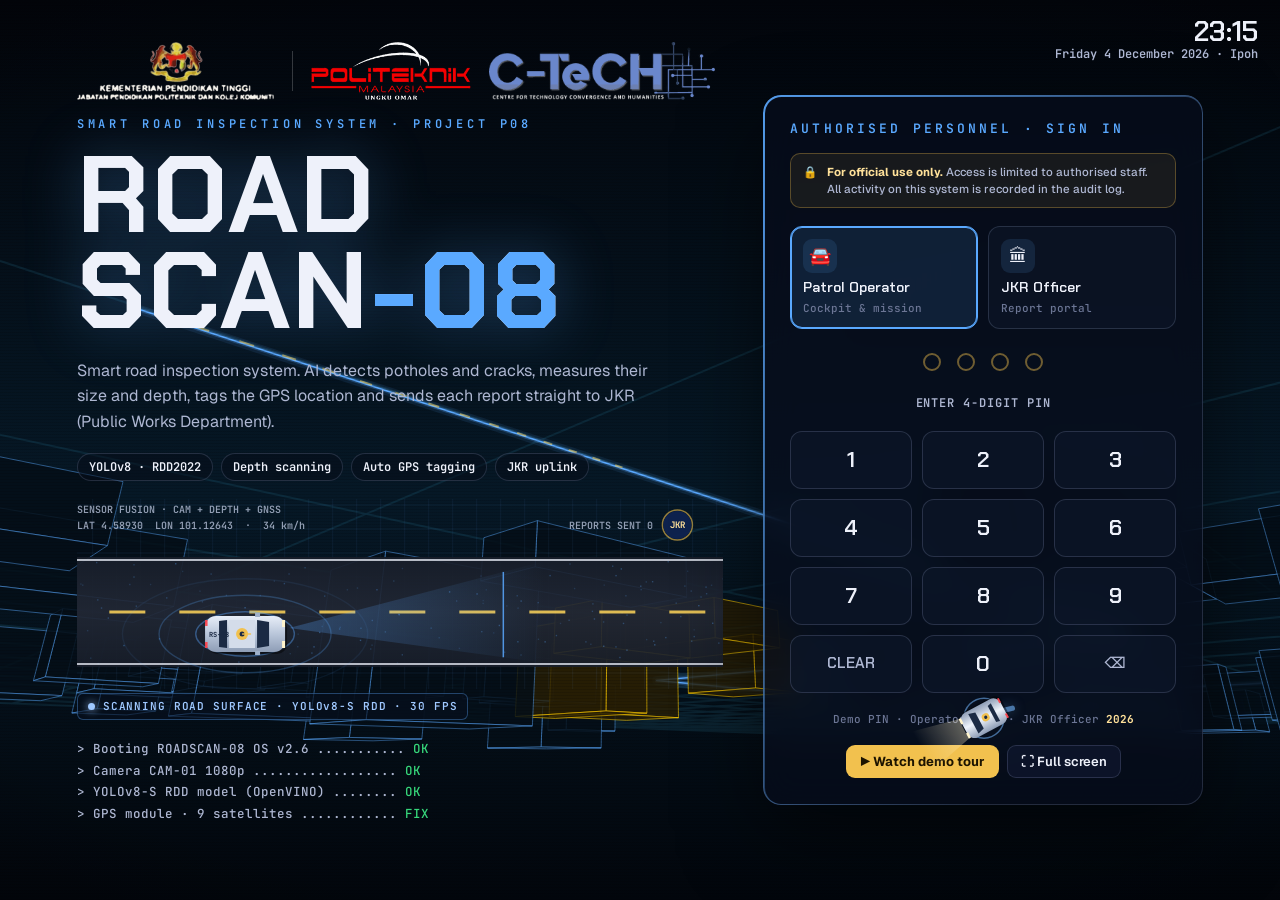
<file: roadscan/index.html>
<!doctype html>
<html lang="en">
<head>
<meta charset="utf-8">
<meta name="viewport" content="width=device-width,initial-scale=1,viewport-fit=cover">
<title>ROADSCAN-08 Road Inspection</title>
<link rel="preconnect" href="https://fonts.googleapis.com">
<link rel="stylesheet" href="https://fonts.googleapis.com/css2?family=Chakra+Petch:wght@500;600;700&family=Geist:wght@300;400;500;600;700&family=JetBrains+Mono:wght@500;700&display=swap">
<style>
:root{
  color-scheme:dark;
  --bg:#03060E; --kaca:rgba(8,13,28,.72); --kaca2:rgba(16,24,46,.74); --garis:rgba(190,205,255,.16); --garisHi:rgba(242,193,78,.45);
  --fg:#EEF1FA; --muted:#AEB7D2; --dim:#6C7695;
  --cyan:#5AA9FF; --gold:#F2C14E; --goldT:#FFE19A; --navy:#0B1A3A; --low:#36D67A; --med:#FFA21F; --high:#FF3B4E; --violet:#A98BFF;
  --display:'Chakra Petch','Bahnschrift','Arial Narrow',system-ui,sans-serif;
  --body:'Geist',system-ui,-apple-system,'Segoe UI',sans-serif;
  --mono:'JetBrains Mono',ui-monospace,Menlo,monospace;
  --rail:78px;
}
@media (prefers-color-scheme:dark){:root:not([data-theme="light"]){--bg:#02050B}}
/* ---------- MOD SIANG: tema gelap yang lebih cerah (slate biru) ---------- */
:root[data-mod="siang"]{color-scheme:dark;--bg:#16213B;--kaca:rgba(32,46,80,.74);--kaca2:rgba(44,60,100,.72);--garis:rgba(205,218,255,.2);--garisHi:rgba(242,193,78,.55);--fg:#F3F6FD;--muted:#C5CEE6;--dim:#93A0C2;--cyan:#74B8FF;--gold:#F5C95C;--goldT:#FFE3A3;--low:#47DDA0;--med:#FFB054;--high:#FF6B7A;--violet:#B9A2FF}
[data-mod="siang"] body{background:radial-gradient(120% 80% at 70% -10%,rgba(116,184,255,.16),transparent 60%),var(--bg)}
[data-mod="siang"] .vignet{background:radial-gradient(120% 90% at 50% 50%,transparent 60%,rgba(5,10,25,.35))}
[data-mod="siang"] .ciri span,[data-mod="siang"] .peranan button,[data-mod="siang"] .pad button,[data-mod="siang"] .amaran button,[data-mod="siang"] .cepat button,[data-mod="siang"] .pinBaris,[data-mod="siang"] .langkah li{background:rgba(44,60,100,.66)}
[data-mod="siang"] .rel{background:linear-gradient(180deg,rgba(24,36,64,.92),rgba(24,36,64,.75))}
[data-mod="siang"] .atas{background:linear-gradient(180deg,rgba(22,33,59,.9),rgba(22,33,59,0))}
[data-mod="siang"] th{background:rgba(30,44,76,.97)}
[data-mod="siang"] dialog{background:rgba(26,38,66,.97)}
[data-mod="siang"] .tst,[data-mod="siang"] #demoBar{background:rgba(26,38,66,.95)}
[data-mod="siang"] .wo select,[data-mod="siang"] .wo input{background:#1b2a4a}
[data-mod="siang"] .ai3 div{background:rgba(20,30,54,.6)}
[data-mod="siang"] textarea{background:#14203a}
[data-mod="siang"] .rasmi{background:linear-gradient(90deg,#0F2350,#1C3A7A)}
#cTema{min-width:86px;justify-content:center}
[data-mod="siang"] .rasmi{background:linear-gradient(90deg,#0B1A3A,#173275)}
:root[data-theme="dark"]{--bg:#02050B}
*{box-sizing:border-box}
[hidden]{display:none!important}
html,body{margin:0;background:var(--bg);color:var(--fg)}
body{font:14px/1.45 var(--body);min-height:100vh;overflow-x:hidden}
button,input,select{font:inherit;color:inherit}
:focus-visible{outline:2px solid var(--gold);outline-offset:2px}
#bg3d{position:fixed;inset:0;width:100vw;height:100vh;display:block;z-index:0;transition:opacity .8s,filter .8s}
body.redup #bg3d{opacity:.38;filter:blur(1px)}
#bgLive{position:fixed;inset:0;width:100vw;height:100vh;object-fit:cover;z-index:0;display:block;opacity:0;pointer-events:none;transition:opacity .7s}
body.liveBg #bgLive{opacity:1}
.vignet{position:fixed;inset:0;pointer-events:none;z-index:1;background:radial-gradient(120% 90% at 50% 50%,transparent 55%,rgba(0,0,0,.65)),repeating-linear-gradient(0deg,rgba(0,0,0,.12) 0 1px,transparent 1px 3px)}

/* ---------- LOGIN ---------- */
#login{position:fixed;inset:0;z-index:20;display:grid;grid-template-columns:minmax(0,1.15fr) minmax(0,440px);gap:40px;align-items:center;padding:40px clamp(16px,6vw,90px);overflow:auto}
@media (max-width:860px){#login{grid-template-columns:minmax(0,1fr);gap:20px;padding:24px 16px;align-content:start}}
.lgKiri{display:grid;gap:18px}
.lgLogo{display:flex;align-items:center;gap:18px;flex-wrap:wrap}
.lgLogo img{height:58px;
width:auto;display:block}
.lgLogo .gar{width:1px;height:40px;background:rgba(255,255,255,.2)}
@media (max-width:860px){.lgLogo img{height:30px}.lgLogo{gap:12px}}
.lgAmaran{display:flex;gap:10px;align-items:flex-start;padding:10px 12px;border-radius:10px;background:rgba(242,193,78,.08);border:1px solid rgba(242,193,78,.3);font:500 11.5px/1.45 var(--body);color:var(--muted)}
.lgAmaran b{color:var(--goldT)}
.lgKiri .tag{font:600 12px/1 var(--mono);letter-spacing:.32em;color:var(--cyan);text-transform:uppercase}
.lgKiri h1{margin:0;font:700 clamp(46px,8.5vw,112px)/.88 var(--display);letter-spacing:.02em;background:linear-gradient(100deg,var(--fg) 0 40%,#FFE19A 48%,#fff 50%,#FFE19A 52%,var(--fg) 60% 100%);background-size:300% 100%;-webkit-background-clip:text;background-clip:text;-webkit-text-fill-color:transparent;animation:kilatTajuk 5s ease-in-out infinite,naikMasuk .9s cubic-bezier(.2,.8,.2,1) both;filter:drop-shadow(0 0 28px rgba(90,169,255,.35))}
.lgKiri h1 span{-webkit-text-fill-color:var(--cyan)}
@keyframes kilatTajuk{0%,30%{background-position:100% 0}70%,100%{background-position:0 0}}
@keyframes naikMasuk{from{opacity:0;transform:translateY(24px);filter:blur(8px)}}
.lgLogo{animation:naikMasuk .8s .1s cubic-bezier(.2,.8,.2,1) both}
.lgKiri .tag{animation:naikMasuk .8s .25s both}
.lgKiri p,.ciri{animation:naikMasuk .8s .45s both}
.lgKad{animation:kadMasuk 1s .3s cubic-bezier(.2,.8,.2,1) both}
@keyframes kadMasuk{from{opacity:0;transform:translateX(40px) scale(.96);filter:blur(10px)}}
.maskot{position:relative;animation:naikMasuk .8s .6s both}
#lgMaskot{width:100%;height:190px;display:block}
.hudStatus{display:inline-flex;align-items:center;gap:8px;margin-top:4px;padding:6px 10px;border-radius:6px;border:1px solid rgba(90,169,255,.35);background:rgba(8,16,30,.6);font:600 11px/1.2 var(--mono);letter-spacing:.08em;color:#9fc8ff}
.hudStatus::before{content:"";width:7px;height:7px;border-radius:50%;background:currentColor;box-shadow:0 0 8px currentColor;animation:kelip 1s steps(2) infinite}
.hudStatus.auth{color:#FFE19A;border-color:rgba(242,193,78,.5)}.hudStatus.err{color:#FF8A95;border-color:rgba(255,59,78,.6)}.hudStatus.ok{color:#5BE3A6;border-color:rgba(54,214,122,.6)}
.gelembung{position:absolute;left:var(--gx,30%);top:2px;transform:translateX(-50%);padding:7px 12px;border-radius:14px 14px 14px 4px;background:#fff;color:#14203a;font:600 12.5px/1.2 var(--body);white-space:nowrap;box-shadow:0 8px 20px rgba(0,0,0,.3);transition:left .2s linear;animation:gelembungMasuk .4s cubic-bezier(.3,1.6,.5,1)}
.gelembung.tukar{animation:gelembungMasuk .4s cubic-bezier(.3,1.6,.5,1)}
@keyframes gelembungMasuk{from{transform:translateX(-50%) scale(.4);opacity:0}}
.ciri span{transition:transform .2s,border-color .2s}.ciri span:hover{transform:translateY(-2px);border-color:var(--garisHi)}
.pad button{transition:transform .08s,background .15s,box-shadow .2s}
.pad button:hover{box-shadow:0 0 0 1px var(--garisHi),0 6px 18px rgba(0,0,0,.25)}
.warp{position:fixed;inset:0;z-index:26;pointer-events:none;display:grid;place-items:center;overflow:hidden}
.warp i{position:absolute;left:50%;top:50%;width:60px;height:60px;margin:-30px 0 0 -30px;border-radius:50%;border:3px solid #F2C14E;box-shadow:0 0 30px rgba(242,193,78,.6);animation:cincin 1.2s cubic-bezier(.2,.7,.2,1) forwards}
.warp i:nth-child(2){border-color:#5AA9FF;box-shadow:0 0 30px rgba(90,169,255,.6);animation-delay:.12s}
.warp i:nth-child(3){animation-delay:.24s}
.warp b{position:relative;font:700 clamp(26px,5vw,54px)/1 var(--display);letter-spacing:.18em;color:#FFE19A;text-shadow:0 0 30px rgba(242,193,78,.8);animation:capLulus 1.5s cubic-bezier(.2,.8,.2,1) forwards}
.warp::before{content:"";position:absolute;inset:0;background:radial-gradient(circle at 50% 50%,rgba(242,193,78,.25),transparent 60%);animation:pudar 1.6s forwards}
@keyframes cincin{to{transform:scale(40);opacity:0}}
@keyframes capLulus{0%{transform:scale(.6);opacity:0;letter-spacing:.6em}25%{transform:scale(1);opacity:1;letter-spacing:.18em}75%{opacity:1}100%{opacity:0;transform:scale(1.08)}}
@keyframes pudar{to{opacity:0}}
#app.masukApp .kaca{animation:panelMasuk .7s cubic-bezier(.2,.8,.2,1) both}
@keyframes panelMasuk{from{opacity:0;transform:translateY(22px) scale(.98);filter:blur(6px)}}
.kaca.br{transition:border-color .25s,box-shadow .25s,transform .25s}
.kaca.br:hover{border-color:rgba(242,193,78,.35);box-shadow:0 22px 56px rgba(0,0,0,.4),0 0 0 1px rgba(242,193,78,.12)}
.btn.utama,.btn.emas{position:relative;overflow:hidden;isolation:isolate}
.btn.utama::after,.btn.emas::after{content:"";position:absolute;inset:0;z-index:-1;background:linear-gradient(110deg,transparent 35%,rgba(255,255,255,.55) 50%,transparent 65%);transform:translateX(-130%);animation:kilau 4s ease-in-out infinite;pointer-events:none}
@keyframes aliran{to{background-position:300% 300%}}
@keyframes kilau{0%,60%{transform:translateX(-130%)}100%{transform:translateX(130%)}}
.btn{transition:transform .12s,border-color .2s,background .2s}
.btn:active{transform:scale(.97)}
.liveScan{position:fixed;left:0;right:0;top:0;height:3px;z-index:1;pointer-events:none;background:linear-gradient(90deg,transparent,rgba(242,193,78,.8),rgba(90,169,255,.9),transparent);box-shadow:0 0 18px rgba(90,169,255,.7);opacity:0;animation:imbasLive 5s linear infinite}
body.liveBg .liveScan{opacity:.75}
@keyframes imbasLive{from{transform:translateY(0)}to{transform:translateY(100vh)}}
.kpi b{text-shadow:0 0 22px currentColor}
.nav svg{transition:transform .2s}.nav:hover svg{transform:translateY(-2px)}
.nav[aria-current="page"] svg{filter:drop-shadow(0 0 6px rgba(242,193,78,.7))}
.lgKiri h1 span{color:var(--cyan)}
.lgKiri p{margin:0;max-width:52ch;color:var(--muted);font-size:16px;line-height:1.6}
.boot{font:500 12.5px/1.75 var(--mono);color:var(--muted);min-height:120px;white-space:pre-wrap}
.boot em{font-style:normal;color:var(--low)}
.ciri{display:flex;flex-wrap:wrap;gap:8px}
.ciri span{padding:7px 11px;border:1px solid var(--garis);border-radius:99px;font:600 12px/1 var(--mono);color:var(--fg);background:rgba(7,13,24,.5)}
.lgKad{position:relative;padding:26px;border-radius:18px;background:var(--kaca);border:1px solid var(--garis);backdrop-filter:blur(16px);-webkit-backdrop-filter:blur(16px);box-shadow:0 30px 80px rgba(0,0,0,.5),inset 0 1px 0 rgba(255,255,255,.06);display:grid;gap:18px}
.lgKad::before{content:"";position:absolute;inset:-1px;border-radius:18px;padding:1.5px;background:linear-gradient(120deg,rgba(90,169,255,.9),transparent 25%,transparent 45%,rgba(255,204,0,.8) 55%,transparent 65%,transparent 85%,rgba(90,169,255,.9));background-size:300% 300%;animation:aliran 6s linear infinite;-webkit-mask:linear-gradient(#000 0 0) content-box,linear-gradient(#000 0 0);-webkit-mask-composite:xor;mask-composite:exclude;pointer-events:none}
.lgKad h2{margin:0;font:600 13px/1 var(--mono);letter-spacing:.24em;text-transform:uppercase;color:var(--cyan)}
.peranan{display:grid;grid-template-columns:1fr 1fr;gap:10px}
.peranan button{appearance:none;display:grid;gap:6px;justify-items:start;text-align:left;padding:12px;border-radius:12px;border:1px solid var(--garis);background:rgba(14,24,40,.6);cursor:pointer}
.peranan button b{font:600 14px/1.15 var(--display)}
.peranan button small{font:500 11px/1.3 var(--mono);color:var(--dim)}
.peranan button .ik{width:34px;height:34px;border-radius:9px;display:grid;place-items:center;background:rgba(90,169,255,.12);font-size:18px}
.peranan button[aria-pressed="true"]{border-color:var(--cyan);background:rgba(90,169,255,.12);box-shadow:0 0 0 1px var(--cyan) inset}
.titik{display:flex;justify-content:center;gap:16px;padding:6px 0}
.titik i{width:18px;height:18px;border-radius:50%;border:2px solid var(--garisHi);transition:.15s}
.titik i.isi{background:var(--cyan);border-color:var(--cyan);box-shadow:0 0 14px var(--cyan)}
.titik.salah{animation:goncang .45s}
.titik.salah i{border-color:var(--high);background:var(--high);box-shadow:0 0 14px var(--high)}
.titik.betul i{border-color:var(--low);background:var(--low);box-shadow:0 0 16px var(--low)}
@keyframes goncang{20%,60%{transform:translateX(-10px)}40%,80%{transform:translateX(10px)}}
.pad{display:grid;grid-template-columns:repeat(3,1fr);gap:10px}
.pad button{appearance:none;height:58px;border-radius:12px;border:1px solid var(--garis);background:rgba(14,24,40,.7);font:600 22px/1 var(--display);cursor:pointer;transition:transform .08s,background .15s}
.pad button:active{transform:scale(.95);background:rgba(90,169,255,.2)}
.pad button.k{font-size:15px;color:var(--muted)}
.lgStatus{text-align:center;font:600 12px/1.4 var(--mono);letter-spacing:.08em;color:var(--muted);min-height:18px}
.lgStatus.ok{color:var(--low)}.lgStatus.err{color:var(--high)}
.lgNota{font:500 11px/1.5 var(--mono);color:var(--dim);text-align:center}
.lgNota b{color:var(--goldT)}
#login.keluar{animation:keluar .9s forwards}
@keyframes keluar{to{opacity:0;transform:scale(1.04);filter:blur(6px);visibility:hidden}}
.lgJam{position:fixed;top:18px;right:22px;z-index:21;text-align:right;font:600 12px/1.4 var(--mono);color:var(--muted)}
.lgJam b{display:block;font:600 28px/1 var(--display);color:var(--fg)}

/* ---------- SHELL ---------- */
#app{position:relative;z-index:2;min-height:100vh}
.rel{position:fixed;left:0;top:0;bottom:0;width:var(--rail);z-index:10;display:flex;flex-direction:column;align-items:center;gap:6px;padding:16px 0;background:linear-gradient(180deg,rgba(4,9,18,.85),rgba(4,9,18,.6));border-right:1px solid var(--garis);backdrop-filter:blur(10px);-webkit-backdrop-filter:blur(10px)}
.rel .lg{margin-bottom:12px}
.nav{appearance:none;position:relative;width:58px;padding:9px 0 7px;border:0;border-radius:12px;background:transparent;color:var(--dim);cursor:pointer;display:grid;justify-items:center;gap:4px;font:600 9.5px/1 var(--mono);letter-spacing:.06em;text-transform:uppercase}
.nav svg{width:22px;height:22px}
.nav:hover{color:var(--fg)}
.nav[aria-current="page"]{color:var(--goldT);background:rgba(242,193,78,.12)}
.nav[aria-current="page"]::before{content:"";position:absolute;left:-10px;top:10px;bottom:10px;width:3px;border-radius:3px;background:var(--gold);box-shadow:0 0 10px var(--gold)}
.nav .bdg{position:absolute;top:3px;right:6px;min-width:16px;height:16px;padding:0 4px;border-radius:8px;background:var(--high);color:#fff;font:700 10px/16px var(--mono)}
.rel .bawah{margin-top:auto}
.rasmi{position:relative;z-index:9;margin-left:var(--rail);display:flex;align-items:center;gap:14px;padding:8px 20px;background:linear-gradient(90deg,rgba(11,26,58,.95),rgba(11,26,58,.7) 60%,rgba(11,26,58,.4));border-bottom:1px solid rgba(242,193,78,.35)}
.rasmi img{height:30px;width:auto;display:block}
.rasmi .gar{width:1px;height:28px;background:rgba(255,255,255,.18)}
.rasmi .rT{display:grid;gap:2px;min-width:0}
.rasmi .rT b{font:600 13.5px/1.2 var(--body);letter-spacing:.01em;color:#fff}
.rasmi .rT small{font:500 10.5px/1.3 var(--mono);color:#C3CCE6;letter-spacing:.06em}
.rasmi .klas{margin-left:auto;padding:5px 9px;border:1px solid rgba(242,193,78,.5);border-radius:5px;font:700 10px/1 var(--mono);letter-spacing:.14em;color:#FFE19A;white-space:nowrap}
@media (max-width:860px){.rasmi{padding:8px 16px;gap:10px}.rasmi img{height:22px}.rasmi .rT,.rasmi .klas,.rasmi .gar{display:none}}
.atas{position:sticky;top:0;z-index:8;margin-left:var(--rail);display:flex;align-items:center;gap:12px;flex-wrap:wrap;padding:12px 20px;background:linear-gradient(180deg,rgba(2,5,11,.85),rgba(2,5,11,0));}
.atas .tj{display:grid;gap:3px;min-width:0}
.atas .tj small{font:600 10.5px/1 var(--mono);letter-spacing:.28em;color:var(--cyan);text-transform:uppercase}
.atas .tj b{font:700 22px/1 var(--display);letter-spacing:.03em}
.chips{display:flex;gap:7px;flex-wrap:wrap;margin-left:auto;align-items:center}
.chip{display:inline-flex;align-items:center;gap:7px;padding:6px 10px;border:1px solid var(--garis);border-radius:8px;background:var(--kaca);font:600 11.5px/1 var(--mono);white-space:nowrap;font-variant-numeric:tabular-nums;backdrop-filter:blur(8px)}
.chip i{width:7px;height:7px;border-radius:50%;background:var(--low);box-shadow:0 0 8px var(--low)}
.chip.sim{color:var(--gold)}.chip.sim i{background:var(--gold);box-shadow:0 0 8px var(--gold)}
.chip.up i{animation:kelip 1.2s steps(2) infinite}
.chip.pengguna{color:var(--cyan)}
.chipBtn{cursor:pointer}
@keyframes kelip{50%{opacity:.25}}
main.hlm{margin-left:var(--rail);padding:6px 20px 30px}
.hlm.masuk{animation:masuk .55s cubic-bezier(.2,.7,.2,1)}
@keyframes masuk{from{opacity:0;transform:translateY(14px);clip-path:inset(0 0 100% 0)}to{opacity:1;transform:none;clip-path:inset(0 0 0 0)}}
@media (max-width:860px){
  :root{--rail:0px}
  .rel{top:auto;width:auto;right:0;height:64px;flex-direction:row;justify-content:space-around;padding:0 6px env(safe-area-inset-bottom,0px);border-right:0;border-top:1px solid var(--garis)}
  .rel .lg,.rel .bawah{display:none}
  .nav{width:auto;flex:1;padding:8px 0}
  .nav[aria-current="page"]::before{left:20%;right:20%;top:-1px;bottom:auto;width:auto;height:3px}
  .atas{padding:10px 16px}
  main.hlm{padding:6px 16px 90px}
}

/* ---------- komponen ---------- */
.kaca{position:relative;border:1px solid var(--garis);border-radius:14px;background:var(--kaca);backdrop-filter:blur(14px);-webkit-backdrop-filter:blur(14px);box-shadow:0 18px 50px rgba(0,0,0,.35)}
.kaca.br::before,.kaca.br::after{content:"";position:absolute;width:14px;height:14px;border:2px solid var(--cyan);pointer-events:none;z-index:2}
.kaca.br::before{left:7px;top:7px;border-right:0;border-bottom:0;border-radius:4px 0 0 0}
.kaca.br::after{right:7px;bottom:7px;border-left:0;border-top:0;border-radius:0 0 4px 0}
.hd{display:flex;align-items:center;gap:10px;padding:11px 16px;border-bottom:1px solid var(--garis)}
.hd h2{margin:0;font:600 11.5px/1 var(--mono);letter-spacing:.22em;text-transform:uppercase;color:var(--gold)}
.hd .r{margin-left:auto;font:500 11px/1 var(--mono);color:var(--dim);letter-spacing:.06em}
.bd{padding:14px 16px}
.btn{appearance:none;display:inline-flex;align-items:center;gap:7px;border:1px solid var(--garis);background:var(--kaca2);border-radius:9px;padding:9px 13px;font:600 13px/1 var(--body);cursor:pointer;white-space:nowrap}
.btn:hover{border-color:var(--garisHi)}
.btn.on{background:rgba(90,169,255,.14);border-color:var(--cyan);color:var(--cyan)}
.btn.utama{background:linear-gradient(180deg,#FFD873,#E9B23C);border-color:transparent;color:#211500;font-weight:700}
.btn.emas{background:var(--gold);border-color:transparent;color:#1d1400;font-weight:700}
.btn input{display:none}
.lencana{display:inline-block;padding:7px 11px;border-radius:7px;font:700 14px/1 var(--display);letter-spacing:.12em;text-transform:uppercase;background:var(--kaca2);color:var(--dim)}
.lencana.L{background:rgba(54,214,122,.16);color:var(--low)}
.lencana.M{background:rgba(255,162,31,.16);color:var(--med)}
.lencana.H{background:rgba(255,59,78,.2);color:var(--high);animation:kelip .9s steps(2) infinite}
.lencana.kecil{padding:3px 7px;font-size:11px;border-radius:5px}
.nota{font:500 11.5px/1.5 var(--body);color:var(--dim)}
.kpi{display:grid;gap:6px;padding:14px 16px}
.kpi span{font:600 10.5px/1.2 var(--mono);letter-spacing:.14em;text-transform:uppercase;color:var(--dim)}
.kpi b{font:700 34px/1 var(--display);font-variant-numeric:tabular-nums}
.kpi small{font:500 12px/1.3 var(--body);color:var(--muted)}

/* ---------- PUSAT MISI ---------- */
.misi{display:grid;grid-template-columns:minmax(0,360px) minmax(0,1fr) minmax(0,320px);gap:18px;align-items:start;min-height:calc(100vh - 110px)}
@media (max-width:1180px){.misi{grid-template-columns:minmax(0,1fr) minmax(0,1fr)}.misi .tengah{grid-column:1/-1;order:-1}}
@media (max-width:760px){.misi{grid-template-columns:minmax(0,1fr)}}
.kolum{display:grid;gap:16px}
.salam{padding:22px}
.salam small{font:600 11px/1 var(--mono);letter-spacing:.24em;color:var(--gold);text-transform:uppercase}
.salam{padding:18px}
.salam h1{margin:8px 0 6px;font:700 clamp(22px,2.2vw,28px)/1.1 var(--display)}
.salam p{margin:0 0 12px;color:var(--muted);font-size:13px}
.salam .misiInfo{margin:8px 0 10px}
.cuacaBaris{font:500 12.5px/1.4 var(--body);color:var(--muted);padding:8px 10px;border-radius:8px;background:var(--kaca2);margin-bottom:12px}
.cuacaBaris b{color:var(--fg)}
.salamBtn{display:flex;gap:8px;flex-wrap:wrap}
.mpWrap{padding:0;overflow:hidden}
.mp{position:relative;height:calc(100vh - 330px);min-height:420px;overflow:hidden;touch-action:none;cursor:grab;background:#dfe3e8;border-radius:14px}
[data-mod="malam"] .mp{background:#0d1526}
.mp.tanpaJubin{background:radial-gradient(90% 80% at 50% 40%,rgba(90,169,255,.1),transparent),var(--kaca2)}
.mp canvas{position:absolute;inset:0;width:100%;height:100%;display:block}
.mpNav{position:absolute;left:12px;top:12px;right:120px;max-width:440px;display:flex;align-items:center;gap:12px;padding:10px 14px;border-radius:12px;background:#0F2350;color:#fff;box-shadow:0 10px 28px rgba(0,0,0,.35);border-left:5px solid var(--gold)}
.mpNav.H{background:linear-gradient(90deg,#7a1020,#0F2350);border-left-color:#FF3B4E}.mpNav.M{border-left-color:#FFA21F}.mpNav.L{border-left-color:#36D67A}.mpNav.ok{border-left-color:#36D67A}
.mpNav .ar{font-size:22px;color:#FFE19A}
.mpNav b{display:block;font:700 16px/1.2 var(--display);letter-spacing:.02em}
.mpNav small{display:block;font:500 11.5px/1.35 var(--mono);color:#C3CCE6}
.mpLaju{position:absolute;left:12px;bottom:26px;width:64px;height:64px;border-radius:50%;background:#fff;color:#0E1430;display:grid;place-content:center;text-align:center;box-shadow:0 8px 22px rgba(0,0,0,.35);border:3px solid #3d8fe6}
.mpLaju b{font:700 22px/1 var(--display)}.mpLaju small{font:600 9px/1 var(--mono);color:#46506F}
.mpNota{position:absolute;left:50%;bottom:10px;transform:translateX(-50%);padding:6px 10px;border-radius:8px;background:var(--kaca);border:1px solid var(--garisHi);font:600 11px/1.2 var(--mono);color:var(--cyan);white-space:nowrap}
.mpCtl{position:absolute;right:12px;top:12px;display:flex;flex-direction:column;gap:6px;align-items:flex-end}
.mpCtl .btn{background:var(--kaca);backdrop-filter:blur(8px);-webkit-backdrop-filter:blur(8px);min-width:40px;justify-content:center}
.dpn{display:grid;grid-template-columns:96px minmax(0,1fr);gap:12px;align-items:center}
.dpn img{width:96px;height:64px;object-fit:cover;border-radius:8px}
.dpn .t{display:flex;align-items:center;gap:6px;font:600 13.5px/1.2 var(--display)}
.dpn .jr{display:block;font:700 28px/1.1 var(--display);color:var(--goldT);margin:4px 0}
.dpn small{font:500 11px/1.35 var(--mono);color:var(--muted)}
#depanKad .bt{display:flex;gap:6px;flex-wrap:wrap;margin-top:10px}
#depanKad .bt .btn{padding:6px 9px;font-size:11.5px}
@media (max-width:860px){.mp{height:58vh;min-height:340px}.mpNav{right:60px}}

.prog{height:8px;border-radius:99px;background:rgba(255,255,255,.08);overflow:hidden}
.prog i{display:block;height:100%;width:0;background:linear-gradient(90deg,var(--cyan),var(--gold));box-shadow:0 0 12px var(--cyan)}
.misiInfo{display:flex;justify-content:space-between;font:500 11.5px/1 var(--mono);color:var(--muted);margin:10px 0 18px}
.kpi4{display:grid;grid-template-columns:1fr 1fr;gap:12px}
.pip{position:relative;aspect-ratio:16/9;border-radius:10px;overflow:hidden;background:#000;cursor:pointer}
.pip canvas{width:100%;height:100%;display:block}
.pip .lbl{position:absolute;left:10px;top:10px;padding:4px 8px;border-radius:5px;background:rgba(255,59,78,.85);font:700 10.5px/1 var(--mono);letter-spacing:.1em}
.amaran{display:grid;gap:8px;max-height:330px;overflow:auto}
.amaran button{appearance:none;display:grid;grid-template-columns:56px minmax(0,1fr);gap:10px;align-items:center;text-align:left;padding:7px;border-radius:9px;border:1px solid transparent;background:rgba(14,24,40,.55);cursor:pointer}
.amaran button:hover{border-color:var(--garisHi)}
.amaran img{width:56px;height:40px;object-fit:cover;border-radius:6px}
.amaran b{font:600 13px/1.2 var(--display);display:flex;gap:6px;align-items:center}
.amaran small{font:500 10.5px/1.35 var(--mono);color:var(--dim)}
.kosong{padding:16px;text-align:center;color:var(--dim);font:500 12px/1.5 var(--mono)}
.tengah{display:grid;gap:10px;align-self:start}
.tgBar{display:flex;align-items:center;gap:10px;flex-wrap:wrap}
.seg{display:inline-flex;padding:4px;border-radius:11px;background:var(--kaca);border:1px solid var(--garis);backdrop-filter:blur(10px);-webkit-backdrop-filter:blur(10px)}
.seg button{appearance:none;border:0;background:transparent;padding:9px 15px;border-radius:8px;font:600 13px/1 var(--body);color:var(--muted);cursor:pointer}
.seg button.on{background:var(--cyan);color:#021018}
.tgInfo{font:500 11px/1.3 var(--mono);color:var(--dim);letter-spacing:.06em}
.tgBar .btn{margin-left:auto}
.tgPentas{position:relative;aspect-ratio:16/9;overflow:hidden;background:#000}
.tgPentas canvas{width:100%;height:100%;display:block;border-radius:14px}
.tgPentas .t3{position:absolute;inset:auto 0 18px;text-align:center;font:700 12px/1.4 var(--mono);letter-spacing:.3em;color:var(--cyan);text-shadow:0 0 12px rgba(90,169,255,.6);display:none}
.tgPentas.lut{background:transparent;backdrop-filter:none;-webkit-backdrop-filter:none;box-shadow:none;pointer-events:none}
.tgPentas.lut canvas,.tgPentas.lut .lblL{display:none}
.tgPentas.lut .t3{display:block}
.lblL{position:absolute;left:12px;bottom:12px;padding:5px 9px;border-radius:5px;background:rgba(255,59,78,.88);font:700 11px/1 var(--mono);letter-spacing:.12em;z-index:3}
.lblL.biru{background:rgba(90,169,255,.9);color:#021018}
.pip .tukar{position:absolute;right:8px;bottom:8px;padding:5px 8px;border-radius:6px;background:rgba(2,5,11,.75);font:600 10.5px/1 var(--mono);color:var(--cyan)}
.cepat{display:grid;grid-template-columns:1fr 1fr;gap:10px}
.cepat button{appearance:none;display:grid;gap:6px;text-align:left;padding:14px;border-radius:12px;border:1px solid var(--garis);background:rgba(14,24,40,.6);cursor:pointer}
.cepat button:hover{border-color:var(--cyan)}
.cepat b{font:600 15px/1.1 var(--display)}
.cepat small{font:500 11px/1.3 var(--mono);color:var(--dim)}
.cepat .ik{font-size:20px}

/* ---------- KOKPIT ---------- */
.kokpit{display:grid;grid-template-columns:minmax(0,1.75fr) minmax(0,1fr);gap:16px;align-items:start}
.tepi{display:grid;gap:16px}
@media (max-width:1000px){.kokpit{grid-template-columns:minmax(0,1fr)}.kokpit>.tepi{display:contents}.o1{order:1}.o2{order:2}.o3{order:3}.o4{order:4}.o5{order:5}}
.view{position:relative;aspect-ratio:16/9;background:#000;touch-action:none;overflow:hidden}
.view canvas{position:absolute;inset:0;width:100%;height:100%;display:block}
.view .petunjuk{position:absolute;left:50%;top:50%;transform:translate(-50%,-50%);text-align:center;display:grid;gap:12px;justify-items:center;padding:20px;width:min(420px,90%);color:var(--muted)}
.view .petunjuk b{font:700 18px/1.2 var(--display);color:var(--fg)}
.kawal{display:flex;flex-wrap:wrap;gap:8px;align-items:center;padding:10px 14px;border-top:1px solid var(--garis)}
.laju{display:flex;align-items:center;gap:8px;font:600 12px/1 var(--mono);color:var(--muted);margin-left:auto}
.laju input{accent-color:var(--cyan);width:110px}
.tahap{display:flex;align-items:center;gap:12px}
.tahap .jenis{font:600 16px/1.2 var(--display);min-width:0}
.tahap .jenis small{display:block;font:500 11px/1.35 var(--mono);color:var(--dim)}
#profil{width:100%;height:150px;display:block;border-radius:8px;background:#040a12;border:1px solid var(--garis)}
.ukur{display:grid;grid-template-columns:repeat(3,minmax(0,1fr));gap:8px}
.ukur div{padding:10px;border-radius:8px;background:var(--kaca2);display:grid;gap:5px;min-width:0}
.ukur b{font:700 22px/1 var(--display);font-variant-numeric:tabular-nums;white-space:nowrap}
.ukur b small{font-size:12px;color:var(--muted);margin-left:2px}
.ukur span{font:500 10.5px/1.2 var(--mono);color:var(--dim);letter-spacing:.06em;text-transform:uppercase}
.tindak{padding:10px 12px;border-left:3px solid var(--dim);background:var(--kaca2);border-radius:0 8px 8px 0;font-size:13px;color:var(--muted)}
.tindak b{color:var(--fg)}
.gps{font:500 12px/1.4 var(--mono);color:var(--muted);display:flex;gap:10px;flex-wrap:wrap}
.gps a{color:var(--cyan)}
.pilihJenis{display:grid;grid-template-columns:1fr 1fr;gap:6px}
.kad3{display:grid;grid-template-columns:repeat(3,minmax(0,1fr));gap:10px}
@media (max-width:640px){.kad3{grid-template-columns:minmax(0,1fr)}}
.kad{border:1px solid var(--garis);border-radius:10px;background:var(--kaca2);overflow:hidden;cursor:pointer;text-align:left;padding:0;display:block;width:100%}
.kad:hover{border-color:var(--garisHi)}
.kad img{display:block;width:100%;aspect-ratio:3/2;object-fit:cover;background:#000}
.kad .isi{padding:9px 10px;display:grid;gap:4px}
.kad .t1{display:flex;align-items:center;gap:8px;font:600 13px/1.2 var(--display)}
.kad .t2{font:500 10.5px/1.4 var(--mono);color:var(--muted)}
.kad .hantar{font:600 10.5px/1 var(--mono);letter-spacing:.05em;color:var(--gold)}
.kad .hantar.ok{color:var(--low)}
.kad.kos{display:grid;place-items:center;aspect-ratio:3/2.6;color:var(--dim);font:500 11.5px/1.4 var(--mono);text-align:center;cursor:default;border-style:dashed}
.kira{display:grid;grid-template-columns:repeat(4,minmax(0,1fr));gap:8px}
.kira div{padding:9px;border-radius:8px;background:var(--kaca2);display:grid;gap:4px}
.kira b{font:700 22px/1 var(--display)}
.kira span{font:500 9.5px/1.2 var(--mono);color:var(--dim);letter-spacing:.06em;text-transform:uppercase}
.log{font:500 11px/1.55 var(--mono);color:var(--muted);max-height:130px;overflow:auto;display:grid;gap:2px}
.log b{color:var(--cyan);font-weight:600}

/* ---------- PETA 3D ---------- */
#hPeta{pointer-events:none;min-height:calc(100vh - 80px);display:grid;grid-template-columns:minmax(0,320px) minmax(0,1fr) minmax(0,300px);gap:16px;align-items:start}
#hPeta .kaca,#hPeta button,#hPeta .ptBawah{pointer-events:auto}
@media (max-width:1000px){#hPeta{grid-template-columns:minmax(0,1fr)}#hPeta .ptTengah{display:none}}
.ptTengah{align-self:end;text-align:center;font:500 11.5px/1.5 var(--mono);color:var(--muted);padding-bottom:16px}
.senaraiPin{display:grid;gap:6px;max-height:52vh;overflow:auto}
.pinBaris{appearance:none;display:flex;align-items:center;gap:10px;padding:8px 10px;border-radius:8px;border:1px solid transparent;background:rgba(14,24,40,.55);text-align:left;cursor:pointer;width:100%}
.pinBaris:hover{border-color:var(--garisHi)}
.pinBaris i{width:10px;height:10px;border-radius:50%;flex:none}
.pinBaris span{font:500 11.5px/1.35 var(--mono);color:var(--muted);min-width:0}
.pinBaris span b{display:block;font:600 13px/1.2 var(--display);color:var(--fg)}
.legenda{display:grid;gap:8px;font:500 12px/1 var(--mono);color:var(--muted)}
.legenda span{display:flex;align-items:center;gap:8px}
.legenda i{width:10px;height:10px;border-radius:50%}
.zum{display:flex;gap:6px;flex-wrap:wrap}

/* ---------- KALIBRASI ---------- */
.kal{display:grid;grid-template-columns:minmax(0,270px) minmax(0,1fr) minmax(0,340px);gap:16px;align-items:start}
@media (max-width:1100px){.kal{grid-template-columns:minmax(0,1fr)}.kal .kalTengah{order:-1}}
.langkah{list-style:none;margin:0;padding:0;display:grid;gap:6px;counter-reset:l}
.langkah li{display:grid;grid-template-columns:30px minmax(0,1fr);gap:2px 10px;align-items:center;padding:10px;border-radius:10px;background:rgba(14,24,40,.55);border:1px solid transparent;cursor:pointer}
.langkah li::before{counter-increment:l;content:counter(l);grid-row:span 2;width:28px;height:28px;border-radius:50%;display:grid;place-items:center;border:1px solid var(--garisHi);font:700 12px/1 var(--mono);color:var(--muted)}
.langkah li.aktif{border-color:var(--cyan);background:rgba(90,169,255,.08)}
.langkah li.aktif::before{border-color:var(--cyan);color:var(--cyan);box-shadow:0 0 10px rgba(90,169,255,.5)}
.langkah li.siap::before{content:"✓";background:var(--low);border-color:var(--low);color:#021018}
.langkah b{font:600 14px/1.2 var(--display)}
.langkah small{font:500 10.5px/1.3 var(--mono);color:var(--dim)}
.ralat{display:grid;gap:6px;padding:12px;border-radius:10px;background:var(--kaca2)}
.ralat b{font:700 34px/1 var(--display);font-variant-numeric:tabular-nums}
.kalAksi{display:flex;gap:8px;flex-wrap:wrap;margin-top:12px}
.btn:disabled{opacity:.4;cursor:not-allowed}
.sijil{display:grid;gap:10px;padding:16px;border-radius:12px;border:1px solid rgba(54,214,122,.45);background:linear-gradient(160deg,rgba(54,214,122,.12),rgba(14,24,40,.6))}
.sijil .cap{font:700 22px/1 var(--display);letter-spacing:.12em;color:var(--low)}
.antena{display:grid;grid-template-columns:1fr 1fr;gap:8px}
.antena input{width:100%;padding:8px 10px;border-radius:8px;border:1px solid var(--garis);background:var(--kaca2);font:500 13px/1 var(--mono)}
#kalBtn.belum{color:var(--high);border-color:rgba(255,59,78,.5)}
#kalBtn.sudah{color:var(--low);border-color:rgba(54,214,122,.5)}

/* ---------- PORTAL ---------- */
.portal{display:grid;gap:16px}
.ringkas{display:grid;grid-template-columns:repeat(6,minmax(0,1fr));gap:12px}
.tagF{display:inline-block;padding:3px 6px;border-radius:4px;font:700 10px/1 var(--mono);letter-spacing:.06em;background:rgba(169,139,255,.18);color:var(--violet)}
.tagOD{display:inline-block;margin-left:4px;padding:3px 6px;border-radius:4px;font:700 10px/1 var(--mono);background:rgba(255,59,78,.2);color:var(--high);animation:kelip 1s steps(2) infinite}
tr.palsu td{opacity:.5}
td b{white-space:nowrap}
.wo{display:grid;gap:10px;padding:12px;border-radius:10px;background:var(--kaca2);border:1px solid var(--garis)}
.wo h3{margin:0;font:600 11px/1 var(--mono);letter-spacing:.18em;text-transform:uppercase;color:var(--gold)}
.wo select,.wo input{width:100%;padding:8px 10px;border-radius:8px;border:1px solid var(--garis);background:#0a1322;color:var(--fg)}
.wo .dua{display:grid;grid-template-columns:1fr 1fr;gap:8px}
.wo label{display:grid;gap:4px;font:500 11px/1.2 var(--mono);color:var(--dim)}
.sj{width:100%;border-collapse:collapse;font:500 12px/1.3 var(--mono);min-width:0}
.sj th,.sj td{position:static;background:transparent;padding:5px 6px;border-top:1px solid var(--garis);text-align:left}
.sbs{display:grid;grid-template-columns:1fr 1fr;gap:8px}
.sbs figure{margin:0;display:grid;gap:4px}
.sbs figcaption{font:700 10.5px/1 var(--mono);letter-spacing:.1em;color:var(--dim)}
.kos{font:700 22px/1 var(--display);color:var(--goldT)}
.fb{display:grid;grid-template-columns:1fr 1fr;gap:10px}
.fb div{padding:12px;border-radius:10px;background:var(--kaca2);display:grid;gap:4px}
.fb b{font:700 26px/1 var(--display)}
.fb span{font:500 10.5px/1.2 var(--mono);color:var(--dim);text-transform:uppercase;letter-spacing:.08em}
#demoBar{position:fixed;left:50%;bottom:22px;transform:translateX(-50%);z-index:40;width:min(860px,calc(100vw - 32px));display:grid;grid-template-columns:auto minmax(0,1fr) auto;gap:16px;align-items:center;padding:14px 18px;border-radius:16px;background:rgba(4,9,18,.92);border:1px solid var(--garisHi);backdrop-filter:blur(12px);-webkit-backdrop-filter:blur(12px);box-shadow:0 20px 60px rgba(0,0,0,.6)}
#demoBar .rec{display:inline-flex;align-items:center;gap:7px;font:700 11px/1 var(--mono);letter-spacing:.14em;color:var(--high)}
#demoBar .rec i{width:9px;height:9px;border-radius:50%;background:var(--high);box-shadow:0 0 10px var(--high);animation:kelip 1s steps(2) infinite}
#dTajuk{display:block;font:700 17px/1.2 var(--display);color:var(--cyan)}
#dTeks{display:block;font:500 13.5px/1.45 var(--body);color:var(--fg);margin-top:3px}
#dDots{display:flex;gap:5px;margin-top:8px}
#dDots i{width:18px;height:4px;border-radius:2px;background:rgba(255,255,255,.14)}
#dDots i.lalu{background:rgba(90,169,255,.45)}#dDots i.on{background:var(--cyan)}
@media (max-width:860px){#demoBar{bottom:76px;grid-template-columns:minmax(0,1fr) auto}#demoBar .rec{display:none}}
body.demo #toast{bottom:130px}
@media (max-width:860px){body.demo #toast{bottom:190px}}
.ai{display:grid;gap:10px;padding:12px;border-radius:10px;background:linear-gradient(160deg,rgba(242,193,78,.1),rgba(16,24,46,.7));border:1px solid rgba(242,193,78,.35)}
.aiHd{display:flex;align-items:center;gap:10px;flex-wrap:wrap}
.aiHd h3{margin:0;font:600 11px/1 var(--mono);letter-spacing:.16em;text-transform:uppercase;color:var(--goldT)}
.aiSkor{margin-left:auto;font:600 11px/1 var(--mono)}
.aiSkor b{font:700 20px/1 var(--display)}
#rmC{width:100%;height:170px;display:block;border-radius:8px;background:#060c1a}
.ai3{display:grid;grid-template-columns:repeat(3,minmax(0,1fr));gap:8px}
.ai3 div{padding:9px;border-radius:8px;background:rgba(3,6,14,.55);display:grid;gap:4px}
.ai3 span{font:500 10px/1.2 var(--mono);color:var(--dim);text-transform:uppercase;letter-spacing:.06em}
.ai3 b{font:700 18px/1 var(--display)}
.ai3 small{font:600 11px/1 var(--mono);color:var(--high)}
.aiNota{margin:0;font-size:12.5px;color:var(--muted)}
.aiNota b{color:var(--fg)}
.aiP{display:inline-block;width:44px;height:6px;border-radius:3px;background:rgba(255,255,255,.1);overflow:hidden;margin-right:6px;vertical-align:middle}
.aiP i{display:block;height:100%}
#auditList div{display:grid;grid-template-columns:auto auto minmax(0,1fr);gap:8px;padding:5px 0;border-bottom:1px dashed var(--garis)}
#auditList time{color:var(--dim)}
#auditList b{color:var(--goldT);font-weight:600}
.lm{display:grid;grid-template-columns:minmax(0,1fr) minmax(0,340px);gap:16px;align-items:start}
@media (max-width:1000px){.lm{grid-template-columns:minmax(0,1fr)}}
.lmPeta{position:relative;height:calc(100vh - 190px);min-height:440px;overflow:hidden;touch-action:none;cursor:grab;background:#dfe3e8}
[data-mod="malam"] .lmPeta{background:#0d1526}
@media (max-width:1000px){.lmPeta{height:62vh;min-height:360px}.lmCtl{top:auto;bottom:28px;right:8px;max-width:calc(100% - 16px)}.lmPos{font-size:10.5px}.lmBanner{bottom:auto;top:70px}}
.lmPeta.seret{cursor:grabbing}
.lmTiles{position:absolute;inset:0;overflow:hidden}
.lmT{position:absolute;left:0;top:0;width:256px!important;height:256px!important;max-width:none!important;opacity:0;transition:opacity .25s;user-select:none;-webkit-user-drag:none;pointer-events:none}
.lmT.ok{opacity:1}
[data-mod="malam"] .lmT{filter:invert(1) hue-rotate(180deg) brightness(.82) contrast(.9) saturate(.7)}
.lmPeta.tanpaJubin{background:radial-gradient(90% 80% at 50% 40%,rgba(90,169,255,.08),transparent),var(--kaca2)}
#lmC{position:absolute;inset:0;width:100%;height:100%;display:block}
.lmCtl{position:absolute;right:12px;top:12px;display:flex;gap:6px;flex-wrap:wrap;justify-content:flex-end;max-width:70%}
.lmCtl .btn{background:var(--kaca);backdrop-filter:blur(8px);-webkit-backdrop-filter:blur(8px)}
.lmCari{position:absolute;left:12px;top:12px;width:min(340px,calc(100% - 24px));z-index:6}
.lmCari input{width:100%;padding:11px 14px;border-radius:12px;border:1px solid var(--garis);background:var(--kaca);backdrop-filter:blur(10px);-webkit-backdrop-filter:blur(10px);font:500 14px/1.2 var(--body);box-shadow:0 8px 24px rgba(0,0,0,.25)}
.lmHasil{margin-top:6px;border-radius:12px;background:var(--kaca);border:1px solid var(--garis);backdrop-filter:blur(12px);-webkit-backdrop-filter:blur(12px);overflow:hidden;box-shadow:0 12px 30px rgba(0,0,0,.35)}
.lmHasil button{appearance:none;display:block;width:100%;text-align:left;padding:10px 14px;border:0;border-bottom:1px solid var(--garis);background:transparent;font:500 12.5px/1.35 var(--body);color:var(--fg);cursor:pointer}
.lmHasil button:hover{background:rgba(116,184,255,.12)}
.lmHasil small{display:block;color:var(--dim);font:500 10.5px/1.3 var(--mono)}
.lmPeta.satelit .lmT{filter:none!important}
.lmPos{position:absolute;left:12px;top:64px;
padding:8px 10px;border-radius:9px;background:var(--kaca);border:1px solid var(--garis);backdrop-filter:blur(8px);font:600 11.5px/1.45 var(--mono);color:var(--fg);max-width:calc(100% - 24px)}
.lmPos b{color:var(--gold)}
.lmBanner{position:absolute;left:12px;right:12px;bottom:60px;padding:10px 12px;border-radius:10px;background:var(--kaca);border:1px solid var(--garisHi);font-size:12.5px;color:var(--muted)}
.lmBanner b{color:var(--fg)}.lmBanner a{color:var(--cyan)}
.lmAttr{position:absolute;right:0;bottom:0;padding:2px 7px;background:rgba(255,255,255,.75);color:#333;font:500 10.5px/1.5 var(--body);border-top-left-radius:6px}
.lmAttr a{color:#0b4fa8}
.lmPop{position:absolute;z-index:5;width:260px;transform:translate(-50%,calc(-100% - 16px));padding:10px;border-radius:12px;background:var(--kaca);border:1px solid var(--garisHi);backdrop-filter:blur(12px);-webkit-backdrop-filter:blur(12px);box-shadow:0 14px 40px rgba(0,0,0,.35);display:grid;gap:8px;cursor:default}
.lmPop img{width:100%;aspect-ratio:3/2;object-fit:cover;border-radius:8px}
.lmPop .t{display:flex;align-items:center;gap:8px;font:600 14px/1.2 var(--display)}
.lmPop small{font:500 11px/1.4 var(--mono);color:var(--muted)}
.lmPop .bt{display:flex;gap:6px;flex-wrap:wrap}
.lmPop .bt .btn{padding:7px 10px;font-size:12px}
.lmPop .x{position:absolute;right:6px;top:6px;border:0;background:transparent;color:var(--muted);font-size:16px;cursor:pointer}
.lmPanel{display:grid;gap:12px;padding:12px;max-height:calc(100vh - 190px);overflow:auto}
.lmPanel .seg{width:100%}.lmPanel .seg button{flex:1}
.lmRow{appearance:none;display:grid;grid-template-columns:auto minmax(0,1fr) auto;gap:10px;align-items:center;width:100%;padding:8px 10px;border-radius:9px;border:1px solid transparent;background:var(--kaca2);text-align:left;cursor:pointer}
.lmRow:hover{border-color:var(--garisHi)}
.lmRow i{width:11px;height:11px;border-radius:50%}
.lmRow span{min-width:0;font:500 11px/1.35 var(--mono);color:var(--muted)}
.lmRow span b{display:block;font:600 13px/1.2 var(--display);color:var(--fg)}
.lmRow em{font:700 13px/1 var(--mono);font-style:normal}
.lmNo{width:22px;height:22px;border-radius:50%;display:grid;place-items:center;background:var(--gold);color:#211500;font:700 11px/1 var(--mono)}
.lmSum{display:grid;grid-template-columns:repeat(3,minmax(0,1fr));gap:8px}
.lmSum div{padding:9px;border-radius:8px;background:var(--kaca2);display:grid;gap:3px}
.lmSum b{font:700 18px/1 var(--display)}.lmSum span{font:500 10px/1.2 var(--mono);color:var(--dim);text-transform:uppercase}
.gpsP{cursor:pointer;color:var(--cyan);font:500 11px/1.4 var(--mono);text-decoration:underline dotted;text-underline-offset:3px}
.navBtn{display:flex;gap:6px;flex-wrap:wrap;margin-top:6px}
.navBtn .btn{padding:7px 10px;font-size:12px}
.banKrit{grid-column:1/-1;order:-2;appearance:none;display:flex;align-items:center;gap:12px;flex-wrap:wrap;width:100%;text-align:left;padding:12px 16px;border-radius:12px;border:1px solid rgba(255,59,78,.55);background:linear-gradient(90deg,rgba(255,59,78,.22),rgba(255,59,78,.06) 70%,transparent);color:var(--fg);cursor:pointer;font:500 13.5px/1.4 var(--body)}
.banKrit .ik{font-size:20px;animation:kelip 1s steps(2) infinite}
.banKrit b{font:700 14px/1.2 var(--display);letter-spacing:.04em;color:var(--fg)}
.banKrit .cip{padding:4px 8px;border-radius:6px;background:rgba(3,6,14,.35);font:600 11.5px/1 var(--mono);white-space:nowrap}
.banKrit .go{margin-left:auto;font:600 12px/1 var(--mono);color:var(--goldT)}
.notif{display:grid;gap:7px;max-height:300px;overflow:auto}
.nf{appearance:none;display:grid;grid-template-columns:auto minmax(0,1fr) auto;gap:10px;align-items:center;width:100%;padding:9px 10px;border-radius:10px;border:1px solid transparent;border-left:3px solid var(--dim);background:var(--kaca2);text-align:left;cursor:pointer}
.nf:hover{border-color:var(--garisHi)}
.nf .ik{font-size:17px}
.nf span{min-width:0;font:500 11px/1.4 var(--mono);color:var(--muted)}
.nf span b{display:block;font:600 13px/1.25 var(--display);color:var(--fg)}
.nf i{width:8px;height:8px;border-radius:50%;background:var(--high);box-shadow:0 0 8px var(--high)}
.nf.baca i{visibility:hidden}.nf.baca{opacity:.72}
.aiMisi{display:grid;gap:10px}
.aiR{display:grid;gap:6px;padding:11px 12px;border-radius:10px;background:var(--kaca2);border-left:3px solid var(--gold)}
.aiR .t{display:flex;align-items:center;gap:8px;flex-wrap:wrap;font:600 13.5px/1.25 var(--display)}
.aiR p{margin:0;font-size:12.5px;line-height:1.5;color:var(--muted)}
.aiR p b{color:var(--fg)}
.aiR .bt{display:flex;gap:6px;flex-wrap:wrap}
.aiR .bt .btn{padding:6px 9px;font-size:11.5px}
.aiRingkas{font-size:13px;line-height:1.5;color:var(--muted);margin:0}
.aiRingkas b{color:var(--fg)}
#pinKereta{position:fixed;inset:0;width:100vw;height:100vh;z-index:24;pointer-events:none}
.pad button.dilalui{border-color:#F2C14E;box-shadow:0 0 0 1px #F2C14E,0 0 18px rgba(242,193,78,.45);color:#FFE19A}
.klikKad{cursor:pointer;transition:transform .15s,border-color .2s,box-shadow .2s}
.klikKad:hover{transform:translateY(-2px);border-color:var(--garisHi);box-shadow:0 14px 36px rgba(0,0,0,.35)}
.kpi.klikKad::after{content:"View list ›";font:600 10px/1 var(--mono);letter-spacing:.06em;color:var(--dim);margin-top:2px}
.kpi.klikKad:hover::after{color:var(--goldT)}
.snRing{display:flex;gap:16px;flex-wrap:wrap;font:500 12.5px/1.3 var(--mono);color:var(--muted)}.snRing b{color:var(--goldT)}
.snList{display:grid;gap:6px;max-height:62vh;overflow:auto}
.snRow{appearance:none;display:grid;grid-template-columns:64px minmax(0,1fr) auto auto auto;gap:12px;align-items:center;width:100%;padding:7px 10px;border-radius:10px;border:1px solid transparent;background:var(--kaca2);text-align:left;cursor:pointer}
.snRow:hover{border-color:var(--garisHi)}
.snRow img{width:64px;height:42px;object-fit:cover;border-radius:6px}
.snRow .a b{display:block;font:600 13.5px/1.2 var(--display)}
.snRow small{display:block;font:500 10.5px/1.35 var(--mono);color:var(--dim)}
.snRow .b{font:700 13px/1.2 var(--mono);text-align:right;white-space:nowrap}
@media (max-width:640px){.snRow{grid-template-columns:56px minmax(0,1fr) auto}.snRow .b,.snRow .st{display:none}}
.lgBtns{display:flex;



gap:8px;justify-content:center;flex-wrap:wrap}
@media (max-width:760px){.ringkas{grid-template-columns:repeat(2,minmax(0,1fr))}}
.penapis{display:flex;gap:6px;flex-wrap:wrap;align-items:center}
.cari{flex:1;min-width:160px;max-width:300px;padding:9px 12px;border-radius:9px;border:1px solid var(--garis);background:var(--kaca2)}
.jadual{overflow:auto}
table{width:100%;border-collapse:collapse;font-size:13px;min-width:900px}
th{position:sticky;top:0;background:rgba(10,18,32,.95);text-align:left;font:600 10.5px/1 var(--mono);letter-spacing:.12em;text-transform:uppercase;color:var(--dim);padding:11px 10px}
td{padding:8px 10px;border-top:1px solid var(--garis);vertical-align:middle;font-variant-numeric:tabular-nums}
tr.baris{cursor:pointer}
tr.baris:hover td{background:rgba(90,169,255,.05)}
td img{width:64px;height:42px;object-fit:cover;border-radius:5px;display:block}
.st{font:600 10.5px/1 var(--mono);padding:4px 7px;border-radius:5px;background:var(--kaca2);white-space:nowrap}
.st.s1{color:var(--gold)}.st.s2{color:var(--cyan)}.st.s3{color:var(--med)}.st.s4{color:var(--low)}
.kosongP{padding:40px;text-align:center;color:var(--dim)}

/* ---------- ANALITIK ---------- */
.anl{display:grid;grid-template-columns:repeat(12,minmax(0,1fr));gap:16px}
.anl>*{grid-column:span 4}
.anl .lebar{grid-column:span 8}
.anl .penuh{grid-column:1/-1}
@media (max-width:1000px){.anl>*,.anl .lebar{grid-column:1/-1}}
.anl canvas{width:100%;height:220px;display:block}
.ikj{display:grid;place-items:center;gap:4px;padding:10px 0}
.ikj canvas{width:220px;height:140px}

/* ---------- TETAPAN ---------- */
.tet{display:grid;grid-template-columns:repeat(auto-fit,minmax(300px,1fr));gap:16px;align-items:start}
.medan{display:grid;gap:6px;padding:10px 0;border-bottom:1px dashed var(--garis)}
.medan:last-child{border-bottom:0}
.medan label,.medan .lb{display:flex;justify-content:space-between;gap:10px;font:600 13px/1.3 var(--body)}
.medan label output,.medan .lb output{font:600 12px/1.3 var(--mono);color:var(--cyan)}
.medan small{font:500 11px/1.4 var(--body);color:var(--dim)}
.medan input[type=range]{accent-color:var(--cyan);width:100%}
.medan select,.medan input[type=text]{padding:8px 10px;border-radius:8px;border:1px solid var(--garis);background:var(--kaca2);width:100%}
.suis{display:flex;align-items:center;justify-content:space-between;gap:10px;font:600 13px/1.3 var(--body);cursor:pointer}
.suis input{appearance:none;width:42px;height:24px;border-radius:12px;background:rgba(255,255,255,.12);position:relative;cursor:pointer;flex:none;transition:.2s}
.suis input::after{content:"";position:absolute;left:3px;top:3px;width:18px;height:18px;border-radius:50%;background:#cfd8e3;transition:.2s}
.suis input:checked{background:var(--cyan)}
.suis input:checked::after{left:21px;background:#021018}
.matriks{width:100%;border-collapse:collapse;font:500 12px/1.3 var(--mono);min-width:0}
.matriks td,.matriks th{padding:6px;border:1px solid var(--garis);text-align:center;position:static;background:transparent}

/* ---------- modal & toast ---------- */
dialog{border:1px solid var(--garisHi);border-radius:16px;background:rgba(7,13,24,.96);color:var(--fg);padding:0;width:min(1000px,calc(100vw - 32px));max-height:calc(100vh - 32px)}
dialog::backdrop{background:rgba(0,4,10,.75);backdrop-filter:blur(4px)}
.mGrid{display:grid;grid-template-columns:minmax(0,1.5fr) minmax(0,1fr);gap:16px;padding:16px}
@media (max-width:760px){.mGrid{grid-template-columns:minmax(0,1fr)}}
.mGrid img{width:100%;border-radius:8px;display:block;background:#000}
.dl{display:grid;grid-template-columns:auto minmax(0,1fr);gap:7px 12px;font-size:13px;margin:0}
.dl dt{font:500 10.5px/1.7 var(--mono);color:var(--dim);text-transform:uppercase;letter-spacing:.06em}
.dl dd{margin:0;overflow-wrap:anywhere}
.jejak{display:flex;gap:4px;align-items:center;font:600 10px/1 var(--mono);flex-wrap:wrap}
.jejak span{padding:5px 7px;border-radius:5px;background:var(--kaca2);color:var(--dim)}
.jejak span.ok{background:rgba(90,169,255,.15);color:var(--cyan)}
textarea{width:100%;height:260px;background:#040a12;border:1px solid var(--garis);border-radius:8px;color:var(--fg);font:12px/1.4 var(--mono);padding:10px}
#toast{position:fixed;bottom:18px;right:18px;z-index:30;display:grid;gap:8px;width:min(340px,calc(100vw - 32px))}
.tst{display:grid;grid-template-columns:52px minmax(0,1fr);gap:10px;align-items:center;padding:8px;border-radius:12px;background:rgba(7,13,24,.92);border:1px solid var(--garis);border-left:3px solid var(--cyan);box-shadow:0 14px 40px rgba(0,0,0,.5);animation:tsMasuk .4s cubic-bezier(.2,.8,.2,1);cursor:pointer}
.tst img{width:52px;height:38px;object-fit:cover;border-radius:6px}
.tst b{font:600 13px/1.2 var(--display);display:block}
.tst small{font:500 10.5px/1.3 var(--mono);color:var(--muted)}
.tst.H{border-left-color:var(--high)}.tst.M{border-left-color:var(--med)}.tst.L{border-left-color:var(--low)}
.tst.pergi{animation:tsKeluar .35s forwards}
@keyframes tsMasuk{from{opacity:0;transform:translateX(40px)}}
@keyframes tsKeluar{to{opacity:0;transform:translateX(40px)}}
@media (max-width:860px){.lgJam{display:none}#toast{bottom:76px;right:16px}#cGps,#cLaju,#cJam,.chip.up{display:none}.tst:nth-child(n+2){display:none}}
.kaki{margin:22px 0 0;font:500 11px/1.5 var(--body);color:var(--dim);text-align:center}
@media (prefers-reduced-motion:reduce){*{animation:none!important;transition:none!important}}
</style>
</head>
<body>
<canvas id="bg3d"></canvas><canvas id="bgLive"></canvas><div class="liveScan" aria-hidden="true"></div>
<div class="vignet"></div>

<!-- ================= LOGIN ================= -->
<section id="login" aria-label="Sign in">
  <div class="lgKiri">
    <div class="lgLogo"><img id="lgKpt" alt="Kementerian Pendidikan Tinggi" src="[data-uri]"><span class="gar"></span><img id="lgPuo" alt="Politeknik Ungku Omar" src="[data-uri]"><img id="lgCtech" alt="C-TeCH" src="[data-uri]"></div>
    <span class="tag">Smart Road Inspection System · Project P08</span>
    <h1>ROAD<br>SCAN<span>-08</span></h1>
    <p>Smart road inspection system. AI detects potholes and cracks, measures their size and depth, tags the GPS location and sends each report straight to JKR (Public Works Department).</p>
    <div class="ciri"><span>YOLOv8 · RDD2022</span><span>Depth scanning</span><span>Auto GPS tagging</span><span>JKR uplink</span></div>
    <div class="maskot"><canvas id="lgMaskot" aria-label="Animated sensor view: the vehicle scans the road, the AI boxes each defect and sends it to JKR"></canvas><div class="hudStatus" id="gelembung">SCANNING ROAD SURFACE · YOLOv8-S RDD · 30 FPS</div></div>
    <div class="boot" id="boot"></div>
  </div>
  <div class="lgKad">
    <h2>Authorised personnel · Sign in</h2>
    <div class="lgAmaran"><span>🔒</span><span><b>For official use only.</b> Access is limited to authorised staff. All activity on this system is recorded in the audit log.</span></div>
    <div class="peranan" id="peranan">
      <button type="button" data-r="op" aria-pressed="true"><span class="ik">🚘</span><b>Patrol Operator</b><small>Cockpit &amp; mission</small></button>
      <button type="button" data-r="jkr" aria-pressed="false"><span class="ik">🏛</span><b>JKR Officer</b><small>Report portal</small></button>
    </div>
    <div class="titik" id="titik" aria-label="4-digit PIN"><i></i><i></i><i></i><i></i></div>
    <div class="lgStatus" id="lgStatus">ENTER 4-DIGIT PIN</div>
    <div class="pad" id="pad">
      <button type="button">1</button><button type="button">2</button><button type="button">3</button>
      <button type="button">4</button><button type="button">5</button><button type="button">6</button>
      <button type="button">7</button><button type="button">8</button><button type="button">9</button>
      <button type="button" class="k" data-k="c">CLEAR</button><button type="button">0</button><button type="button" class="k" data-k="b">⌫</button>
    </div>
    <div class="lgNota">Demo PIN · Operator <b>0808</b> · JKR Officer <b>2026</b></div>
    <div class="lgBtns"><button class="btn emas" id="lgDemo" type="button">▶ Watch demo tour</button><button class="btn" id="lgFs" type="button">⛶ Full screen</button></div>
  </div>
</section>
<div class="lgJam" id="lgJam"><b>--:--</b><span></span></div>
<canvas id="pinKereta" aria-hidden="true"></canvas>

<!-- ================= APP ================= -->
<div id="app" hidden>
  <nav class="rel" aria-label="Navigation">
    <svg class="lg" width="42" height="42" viewBox="0 0 40 40" aria-hidden="true"><path d="M20 3 36 12v16L20 37 4 28V12z" fill="none" stroke="#5AA9FF" stroke-width="2"/><path d="M14 27 18 13h4l4 14" fill="none" stroke="#FFCC00" stroke-width="2.4" stroke-linejoin="round"/><path d="M20 17v3M20 23v2" stroke="#EAF4FB" stroke-width="2"/></svg>
    <button class="nav" data-h="misi" type="button"><svg viewBox="0 0 24 24" fill="none" stroke="currentColor" stroke-width="1.8"><path d="M3 11 12 4l9 7v9h-6v-6H9v6H3z"/></svg>Mission</button>
    <button class="nav" data-h="kokpit" type="button"><svg viewBox="0 0 24 24" fill="none" stroke="currentColor" stroke-width="1.8"><rect x="3" y="6" width="14" height="12" rx="2"/><path d="m17 10 4-2v8l-4-2"/></svg>Cockpit</button>
    <button class="nav" data-h="kal" type="button"><svg viewBox="0 0 24 24" fill="none" stroke="currentColor" stroke-width="1.8"><circle cx="12" cy="12" r="8"/><circle cx="12" cy="12" r="2.5"/><path d="M12 1v5M12 18v5M1 12h5M18 12h5"/></svg>Calibrate</button>
    <button class="nav" data-h="live" type="button"><svg viewBox="0 0 24 24" fill="none" stroke="currentColor" stroke-width="1.8"><path d="M12 21s-7-6.2-7-11.5A7 7 0 0 1 19 9.5C19 14.8 12 21 12 21z"/><circle cx="12" cy="9.5" r="2.5"/></svg>Map</button>
    <button class="nav" data-h="peta" type="button"><svg viewBox="0 0 24 24" fill="none" stroke="currentColor" stroke-width="1.8"><path d="m12 3 8 4.5v9L12 21l-8-4.5v-9z"/><path d="m4 7.5 8 4.5 8-4.5M12 12v9"/></svg>3D Map</button>
    <button class="nav" data-h="portal" type="button"><svg viewBox="0 0 24 24" fill="none" stroke="currentColor" stroke-width="1.8"><path d="M4 20V9l8-5 8 5v11M8 20v-7M12 20v-7M16 20v-7M3 20h18"/></svg>JKR<span class="bdg" id="bdg" hidden>0</span></button>
    <button class="nav" data-h="analitik" type="button"><svg viewBox="0 0 24 24" fill="none" stroke="currentColor" stroke-width="1.8"><path d="M4 20V10M10 20V4M16 20v-7M22 20H2"/></svg>Analytics</button>
    <button class="nav" data-h="tetapan" type="button"><svg viewBox="0 0 24 24" fill="none" stroke="currentColor" stroke-width="1.8"><circle cx="12" cy="12" r="3"/><path d="M12 2v3M12 19v3M2 12h3M19 12h3M4.9 4.9l2.1 2.1M17 17l2.1 2.1M4.9 19.1 7 17M17 7l2.1-2.1"/></svg>Settings</button>
    <button class="nav bawah" id="kunci" type="button"><svg viewBox="0 0 24 24" fill="none" stroke="currentColor" stroke-width="1.8"><rect x="5" y="11" width="14" height="10" rx="2"/><path d="M8 11V8a4 4 0 0 1 8 0v3"/></svg>Lock</button>
  </nav>

  <div class="rasmi"><img alt="Kementerian Pendidikan Tinggi" src="[data-uri]"><span class="gar"></span><img alt="Politeknik Ungku Omar" src="[data-uri]"><img alt="C-TeCH" src="[data-uri]"><span class="gar"></span><div class="rT"><b>ROADSCAN-08 · Smart Road Inspection System</b><small>Politeknik Ungku Omar · Centre for Technology Convergence and Humanities (C-TeCH)</small></div><span class="klas">OFFICIAL USE · PROTOTYPE v1.0</span></div>
  <header class="atas">

    <div class="tj"><small id="tjKecil">ROADSCAN-08</small><b id="tjBesar">Mission Centre</b></div>
    <div class="chips">
      <span class="chip sim"><i></i>SIMULATION</span>
      <span class="chip" id="cGps"><i></i>GPS --</span>
      <span class="chip" id="cLaju">0 km/j</span>
      <span class="chip up"><i></i>UPLINK JKR</span>
      <button class="chip chipBtn" id="cDemo" type="button">▶ Demo</button>
      <button class="chip chipBtn" id="cFs" type="button" title="Full screen">⛶</button>
      <button class="chip chipBtn" id="cTema" type="button" title="Theme: Auto follows the time of day">◐ Auto</button>
      <button class="chip chipBtn" id="cMuzik" type="button">♫ Music</button>
      <button class="chip pengguna chipBtn" id="cUser" type="button" title="Lock session">--</button>
      <span class="chip" id="cJam">--:--:--</span>
    </div>
  </header>

  <!-- PUSAT MISI -->
  <main class="hlm" id="hMisi" data-tajuk="Mission Centre">
    <div class="misi">
      <button class="banKrit" id="banKrit" type="button" hidden></button>
      <div class="kolum">
        <section class="kaca br salam">
          <small id="salamKecil">Mission R-0811 · Night patrol</small>
          <h1 id="salam">Welcome</h1>
          <p><span id="misiLaluan">Demo patrol route around Politeknik Ungku Omar, Ipoh</span></p>
          <div class="prog"><i id="progMisi"></i></div>
          <div class="misiInfo"><span id="misiJarak">0.00 / 4.60 km</span><span id="misiPct">0%</span></div>
          <div class="cuacaBaris" id="cuacaBaris">Weather forecast loading…</div>
          <div class="salamBtn"><button class="btn utama" type="button" data-pergi="kokpit">▶ Patrol cockpit</button><button class="btn" type="button" data-pergi="live">🧭 Repair route</button></div>
        </section>
        <section class="kaca br"><div class="hd"><h2>Next defect ahead</h2><span class="r" id="depanR">—</span></div><div class="bd" id="depanKad"><div class="kosong">No open defects ahead. Road clear.</div></div></section>
        <div class="kpi4">
          <div class="kaca kpi"><span>Detected</span><b id="hJum">0</b><small>defects today</small></div>
          <div class="kaca kpi"><span>Critical</span><b id="hKrit" style="color:var(--high)">0</b><small>action within 24 h</small></div>
          <div class="kaca kpi"><span>Sent to JKR</span><b id="hHantar" style="color:var(--low)">0</b><small>reports received</small></div>
          <div class="kaca kpi"><span>Road index</span><b id="hIkj" style="color:var(--cyan)">100</b><small>0 = poor · 100 = good</small></div>
        </div>
      </div>
      <div class="tengah">
        <div class="tgBar">
          <div class="seg" id="tgSeg" role="group" aria-label="Main view"><button type="button" data-v="peta" class="on">🗺 Map</button><button type="button" data-v="live">📹 Live camera</button><button type="button" data-v="3d">🛰 3D Twin</button></div>
          <span class="tgInfo" id="tgInfo">Live map · vehicle, defects and routes</span>
          <button class="btn" type="button" data-pergi="kokpit">⤢ Cockpit</button>
        </div>
        <div class="kaca br mpWrap" id="mpWrap">
          <div class="mp" id="mpPeta"><div class="lmTiles"></div><canvas></canvas>
            <div class="mpNav" id="mpNav"></div>
            <div class="mpLaju" id="mpLaju"><b>0</b><small>km/h</small></div>
            <div class="mpCtl"><button class="btn on" id="mpIkut" type="button" title="Follow vehicle">🎯</button><button class="btn" id="mpPlus" type="button" aria-label="Zoom in">＋</button><button class="btn" id="mpMinus" type="button" aria-label="Zoom out">－</button><button class="btn" id="mpBesar" type="button">⤢ Full map</button></div>
            <div class="lmAttr">© <a href="https://www.openstreetmap.org/copyright" target="_blank" rel="noopener">OpenStreetMap</a> contributors</div>
          </div>
        </div>
        <div class="kaca br tgPentas lut" id="tgPentas" hidden><canvas id="pipBesar"></canvas><span class="t3" id="tgT3">◇ LIVE · CAM-01 ◇</span></div>
        <section class="kaca br"><div class="hd"><h2>🤖 AI analysis</h2><span class="r" id="cuacaR">weather…</span></div><div class="bd aiMisi" id="aiMisi"><div class="kosong">The AI briefing appears after the first detections.</div></div></section>
      </div>
      <div class="kolum">
        <section class="kaca br"><div class="hd"><h2 id="miniTajuk">Live camera</h2><span class="r">tap to enlarge</span></div><div class="bd"><div class="pip" id="miniPip" role="button" tabindex="0" aria-label="Swap main view"><canvas id="pip" width="480" height="270"></canvas><span class="lblL" id="miniLbl">● LIVE</span><span class="tukar">⇄ SWAP</span></div></div></section>
        <section class="kaca br"><div class="hd"><h2>Critical notifications</h2><span class="r"><button class="btn" id="notifBaca" type="button" style="padding:5px 9px;font-size:11px">Mark all read</button></span></div><div class="bd"><div class="notif" id="notif"><div class="kosong">No critical notifications.</div></div></div></section>
        <section class="kaca br"><div class="hd"><h2>Latest alerts</h2><span class="r" id="hAmaranN">0</span></div><div class="bd"><div class="amaran" id="hAmaran"><div class="kosong">Waiting for the first detection…</div></div></div></section>
        <div class="cepat">
          <button type="button" data-pergi="live"><span class="ik">🗺</span><b>Live map</b><small>Search · satellite · GPS</small></button>
          <button type="button" data-pergi="portal"><span class="ik">🏛</span><b>JKR Portal</b><small>Review reports</small></button>
        </div>
      </div>
    </div>
  </main>

  <!-- KOKPIT -->
  <main class="hlm" id="hKokpit" data-tajuk="Patrol Cockpit" hidden>
    <div class="kokpit">
      <div class="tepi">
        <section class="kaca br o1">
          <div class="hd"><h2 id="tajukKam">CAM-01 · Front camera</h2><span class="r" id="infoKam">YOLOv8-S RDD · OpenVINO</span></div>
          <div class="view" id="view">
            <canvas id="kam"></canvas>
            <div class="petunjuk" id="petunjuk" hidden><b>Upload road photos</b><span>Dashcam or phone photos. Drag a box around a pothole or crack to measure it.</span><label class="btn utama" for="fail2">📁 Choose photos<input id="fail2" type="file" accept="image/*" multiple></label></div>
          </div>
          <div class="kawal">
            <button class="btn on" id="mSim" type="button">🛣 Driving simulation</button>
            <label class="btn" id="mImg" for="fail">🖼 Road photos<input id="fail" type="file" accept="image/*" multiple></label>
            <button class="btn" id="jeda" type="button">⏸ Pause</button>
            <button class="btn belum" id="kalBtn" type="button" data-pergi="kal">⚠ Not calibrated</button>
            <span id="navImg" hidden><button class="btn" id="imgPrev" type="button">◀</button> <button class="btn" id="imgNext" type="button">▶</button></span>
            <label class="laju" id="lajuBox">SPEED <input id="laju" type="range" min="10" max="60" step="5" value="30"><span id="lajuT">30</span></label>
          </div>
        </section>
        <section class="kaca br o3">
          <div class="hd"><h2>Latest detections</h2><span class="r">auto-sent to JKR</span></div>
          <div class="bd"><div class="kad3" id="kad3"></div></div>
        </section>
      </div>
      <aside class="tepi">
        <section class="kaca br o2">
          <div class="hd"><h2>Surface scan</h2><span class="r" id="idImbas">--</span></div>
          <div class="bd" style="display:grid;gap:12px">
            <div class="tahap"><span class="lencana" id="lencana">READY</span><div class="jenis" id="jenis">Waiting for a defect…<small>Camera + depth scan</small></div></div>
            <canvas id="profil"></canvas>
            <div class="ukur">
              <div><b id="uP">--</b><span id="uPl">Length</span></div>
              <div><b id="uL">--</b><span id="uLl">Width</span></div>
              <div><b id="uD">--</b><span id="uDl">Depth</span></div>
            </div>
            <div class="pilihJenis" id="pilihJenis" hidden></div>
            <div class="tindak" id="tindak">Recommended action appears after the scan.</div>
            <div class="gps" id="gpsImbas"></div>
          </div>
        </section>
        <section class="kaca br o4">
          <div class="hd"><h2>Mission statistics</h2><span class="r" id="jarak">0.00 km</span></div>
          <div class="bd" style="display:grid;gap:12px">
            <div class="kira"><div><b id="kLubang">0</b><span>Potholes</span></div><div><b id="kRetak">0</b><span>Cracks</span></div><div><b id="kKrit" style="color:var(--high)">0</b><span>Critical</span></div><div><b id="kKm">0.0</b><span>Per km</span></div></div>
            <div class="log" id="log"></div>
          </div>
        </section>
      </aside>
    </div>
  </main>

  <!-- KALIBRASI -->
  <main class="hlm" id="hKal" data-tajuk="Calibration" hidden>
    <div class="kal">
      <section class="kaca br"><div class="hd"><h2>Calibration steps</h2><span class="r" id="kalPct">0/4</span></div><div class="bd">
        <ol class="langkah" id="langkah">
          <li data-l="0"><b>Camera geometry</b><small>Height · pitch · field of view</small></li>
          <li data-l="1"><b>Scale check</b><small>3.60 m reference lane</small></li>
          <li data-l="2"><b>Depth sensor zero</b><small>Flat-surface offset</small></li>
          <li data-l="3"><b>GPS lock</b><small>Fix quality · antenna offset</small></li>
          <li data-l="4"><b>Certificate</b><small>Ready for patrol</small></li>
        </ol>
        <p class="nota" style="margin:12px 0 0">Calibrate at the start of every patrol, or after the camera mount is moved. Without it, size and depth readings drift.</p>
      </div></section>
      <section class="kaca br kalTengah"><div class="hd"><h2 id="kalTajuk">Camera geometry</h2><span class="r" id="kalStatus">NOT CALIBRATED</span></div><div class="view"><canvas id="kalC"></canvas></div></section>
      <section class="kaca br"><div class="hd"><h2>Controls</h2></div><div class="bd" id="kalPanel"></div></section>
    </div>
  </main>

  <!-- PETA SEBENAR -->
  <main class="hlm" id="hLive" data-tajuk="Live Map" hidden>
    <div class="lm">
      <div class="lmPeta kaca" id="lmPeta">
        <div class="lmTiles" id="lmTiles"></div><canvas id="lmC"></canvas>
        <div class="lmPop" id="lmPop" hidden></div>
        <div class="lmCari"><input id="lmCari" type="search" placeholder="Search place, road or address…" aria-label="Search place" autocomplete="off"><div class="lmHasil" id="lmHasil" hidden></div></div>
        <div class="lmCtl"><button class="btn" id="lmGps" type="button" title="Use this device's GPS (phone in the vehicle)">📡 My GPS</button><button class="btn" id="lmLapis" type="button">🛰 Satellite</button><button class="btn on" id="lmIkut" type="button">🎯 Follow</button><button class="btn" id="lmSemua" type="button">⤢ Fit all</button><button class="btn" id="lmPlus" type="button" aria-label="Zoom in">＋</button><button class="btn" id="lmMinus" type="button" aria-label="Zoom out">－</button></div>
        <div class="lmPos" id="lmPos"></div>
        <div class="lmBanner" id="lmBanner" hidden><b>Street map tiles can't load inside Claude.</b> Pins, routes and navigation still work on the grid. <a href="https://iotbookridzuan.github.io/cv_demo/roadscan/" target="_blank" rel="noopener">Open the hosted version with the full street map ↗</a></div>
        <div class="lmAttr" id="lmAttr">© <a href="https://www.openstreetmap.org/copyright" target="_blank" rel="noopener">OpenStreetMap</a> contributors</div>
      </div>
      <aside class="kaca br lmPanel">
        <div class="seg" id="lmTab" role="group" aria-label="Map panel"><button type="button" data-t="pin" class="on">Defects</button><button type="button" data-t="baiki">Repair route</button><button type="button" data-t="ronda">Patrol route</button></div>
        <div id="lmIsi"></div>
      </aside>
    </div>
  </main>

  <!-- PETA 3D -->
  <main class="hlm" id="hPeta" data-tajuk="3D Map" hidden>
    <section class="kaca br">
      <div class="hd"><h2>Defect pins</h2><span class="r" id="ptN">0</span></div>
      <div class="bd"><div class="senaraiPin" id="senaraiPin"><div class="kosong">No pins yet.</div></div></div>
    </section>
    <div class="ptTengah">Drag to rotate · scroll / pinch to zoom · click a pin to open its report</div>
    <section class="kaca br">
      <div class="hd"><h2>Layers</h2></div>
      <div class="bd" style="display:grid;gap:14px">
        <div class="legenda"><span><i style="background:var(--high)"></i>Critical (tall beam)</span><span><i style="background:var(--med)"></i>Moderate</span><span><i style="background:var(--low)"></i>Low</span><span><i style="background:var(--cyan)"></i>ROADSCAN-08 vehicle</span><span><i style="background:var(--gold)"></i>PUO campus</span></div>
        <div class="zum"><button class="btn" id="zIkut" type="button">🎯 Follow vehicle</button><button class="btn" id="zSemua" type="button">🗺 Full view</button><button class="btn" id="zAtas" type="button">⬇ Top-down</button></div>
        <p class="nota" style="margin:0">The 3D model is drawn in the page, with no external map tiles. Each report shows its real GPS coordinates.</p>
      </div>
    </section>
  </main>

  <!-- PORTAL JKR -->
  <main class="hlm portal" id="hPortal" data-tajuk="JKR Portal" hidden>
    <div class="ringkas">
      <div class="kaca kpi"><span>Total reports</span><b id="pJum">0</b></div>
      <div class="kaca kpi"><span>Critical</span><b id="pH" style="color:var(--high)">0</b></div>
      <div class="kaca kpi"><span>Moderate</span><b id="pM" style="color:var(--med)">0</b></div>
      <div class="kaca kpi"><span>Low</span><b id="pL" style="color:var(--low)">0</b></div>
      <div class="kaca kpi"><span>Repaired</span><b id="pSel" style="color:var(--cyan)">0</b></div>
      <div class="kaca kpi"><span>Repair budget</span><b id="pKos" style="color:var(--goldT);font-size:26px">RM 0</b></div>
    </div>
    <div class="penapis" id="penapis">
      <button class="btn on" data-f="semua" type="button">All</button>
      <button class="btn" data-f="H" type="button">Critical</button>
      <button class="btn" data-f="M" type="button">Moderate</button>
      <button class="btn" data-f="L" type="button">Low</button>
      <button class="btn" data-f="OD" type="button">⏰ Overdue</button>
      <button class="btn" data-f="F" type="button">🚩 False positives</button>
      <input class="cari" id="cari" type="search" placeholder="Search ID / type…" aria-label="Search reports">
      <select class="cari" id="susun" aria-label="Sort reports" style="max-width:190px"><option value="baru">Sort: newest first</option><option value="ai">Sort: AI priority</option></select>
      <label class="btn" for="failImport" title="Import a damage_log CSV (and its photos) from the P08 Python app">⬆ Import P08 log<input id="failImport" type="file" accept=".csv,image/*" multiple></label>
      <span style="margin-left:auto;display:flex;gap:6px;flex-wrap:wrap"><button class="btn" id="semula" type="button">⏭ Re-inspect (+7 days)</button><button class="btn emas" id="pdf" type="button">📄 Daily report (PDF)</button><button class="btn" id="eksport" type="button">⬇ Export CSV</button></span>
    </div>
    <section class="kaca br jadual"><table>
      <thead><tr><th>Photo</th><th>Report ID</th><th>Time</th><th>Type</th><th>Severity</th><th>Size</th><th>Depth</th><th>Trend</th><th>Est. cost</th><th>AI priority</th><th>Contractor · due</th><th>Status</th></tr></thead>
      <tbody id="tb"></tbody>
    </table><div class="kosongP" id="kosongP">No reports yet. Reports arrive automatically during the patrol.</div></section>
    <p class="nota">This view simulates what a JKR officer sees when each defect is sent straight from the vehicle. CSV columns follow the P08 DamageLogger format.</p>
  </main>

  <!-- ANALITIK -->
  <main class="hlm" id="hAnalitik" data-tajuk="Analytics" hidden>
    <div class="anl">
      <section class="kaca br"><div class="hd"><h2>Road condition index</h2></div><div class="bd ikj"><canvas id="cIkj" width="440" height="280"></canvas><span class="nota" id="ikjNota">Based on deduct values for each defect per km</span></div></section>
      <section class="kaca br lebar"><div class="hd"><h2>Hotspots along the route</h2><span class="r">every 250 m</span></div><div class="bd"><canvas id="cPanas"></canvas></div></section>
      <section class="kaca br"><div class="hd"><h2>Defect type</h2></div><div class="bd"><canvas id="cJenis"></canvas></div></section>
      <section class="kaca br"><div class="hd"><h2>Severity</h2></div><div class="bd"><canvas id="cTahap"></canvas></div></section>
      <section class="kaca br lebar"><div class="hd"><h2>Cost of delay · AI forecast</h2><span class="r">open defects · RM</span></div><div class="bd"><canvas id="cTangguh"></canvas><p class="nota" id="tangguhNota" style="margin:8px 0 0"></p></div></section>
      <section class="kaca br"><div class="hd"><h2>Repair budget</h2><span class="r">by severity · RM</span></div><div class="bd"><canvas id="cKos"></canvas></div></section>
      <section class="kaca br lebar"><div class="hd"><h2>Model feedback · retraining</h2><span class="r">operator-verified</span></div><div class="bd" style="display:grid;gap:12px">
        <div class="fb"><div><b id="fbJum">0</b><span>Detections</span></div><div><b id="fbFp" style="color:var(--violet)">0</b><span>False positives flagged</span></div><div><b id="fbPrec" style="color:var(--low)">—</b><span>Precision (verified)</span></div><div><b id="fbSet" style="color:var(--cyan)">0</b><span>Images in retraining set</span></div></div>
        <p class="nota" style="margin:0" id="fbJenis">Flag a wrong detection from any report. The image is added to the retraining set so the next model version learns from it.</p>
      </div></section>
      <section class="kaca br"><div class="hd"><h2>Pothole depth</h2><span class="r">mm</span></div><div class="bd"><canvas id="cDalam"></canvas></div></section>
    </div>
  </main>

  <!-- TETAPAN -->
  <main class="hlm" id="hTetapan" data-tajuk="Settings" hidden>
    <div class="tet">
      <section class="kaca br"><div class="hd"><h2>AI model</h2></div><div class="bd">
        <div class="medan"><span class="lb">Model <output>YOLOv8-S RDD · OpenVINO</output></span><small>models/YOLOv8_Small_RDD_openvino_model · 4 classes (D00, D10, D20, D40)</small></div>
        <div class="medan"><label for="tConf">Minimum confidence <output id="oConf">0.35</output></label><input id="tConf" type="range" min="0.2" max="0.9" step="0.05" value="0.35"><small>EVENT_MIN_CONF. Detections below this value are not reported.</small></div>
        <div class="medan"><label for="tImg">Image size (IMGSZ) <output id="oImg">640</output></label><input id="tImg" type="range" min="320" max="960" step="32" value="640"><small>Must match the size used when exporting the model.</small></div>
        <div class="medan"><label class="suis">Trace overlay (damage_trace) <input type="checkbox" id="tSurih" checked></label><small>Cracks in red, potholes in orange with a yellow outline.</small></div>
        <div class="medan"><label class="suis">Enhance image (CLAHE) <input type="checkbox" id="tClahe"></label><small>Helps at night or in low light.</small></div>
      </div></section>
      <section class="kaca br"><div class="hd"><h2>GPS &amp; logging</h2></div><div class="bd">
        <div class="medan"><label for="tGps">GPS source</label><select id="tGps"><option value="sim">Simulated (demo)</option><option value="serial">USB GPS (NMEA, 9600 baud)</option><option value="tcp">Phone (TCP)</option><option value="peranti">This device's GPS (browser)</option></select><small id="gpsNota">Simulated route around PUO, Ipoh.</small></div>
        <div class="medan"><label for="tCool">Same-type cooldown <output id="oCool">2.0 s</output></label><input id="tCool" type="range" min="0.5" max="6" step="0.5" value="2"><small>COOLDOWN_S. Avoids duplicate records.</small></div>
        <div class="medan"><label for="tJarak">Same-type minimum distance <output id="oJarak">5 m</output></label><input id="tJarak" type="range" min="1" max="20" step="1" value="5"><small>MIN_DIST_M.</small></div>
        <div class="medan"><label class="suis">Auto-send to JKR <input type="checkbox" id="tAuto" checked></label><small>Reports are sent as soon as a defect is measured.</small></div>
      </div></section>
      <section class="kaca br"><div class="hd"><h2>Calibration &amp; severity</h2></div><div class="bd">
        <div class="medan"><label for="tTinggi">Camera height <output id="oTinggi">1.35 m</output></label><input id="tTinggi" type="range" min="0.8" max="2.2" step="0.05" value="1.35"><small>Converts pixels to cm (pinhole camera model).</small></div>
        <div class="medan"><span class="lb">Pothole matrix (ASTM D6433-style)</span>
          <table class="matriks"><tr><th>Depth \ Ø</th><th>&lt;45 cm</th><th>45–75</th><th>&gt;75</th></tr><tr><th>&lt;25 mm</th><td style="color:var(--low)">L</td><td style="color:var(--low)">L</td><td style="color:var(--med)">M</td></tr><tr><th>25–50</th><td style="color:var(--low)">L</td><td style="color:var(--med)">M</td><td style="color:var(--high)">H</td></tr><tr><th>&gt;50 mm</th><td style="color:var(--med)">M</td><td style="color:var(--med)">M</td><td style="color:var(--high)">H</td></tr></table>
          <small>Cracks: width &lt;10 mm Low · 10–76 mm Moderate · &gt;76 mm Critical.</small></div>
      </div></section>
      <section class="kaca br"><div class="hd"><h2>Security &amp; audit trail</h2><span class="r">who did what</span></div><div class="bd">
        <div class="medan"><label for="tKunci">Auto-lock after inactivity</label><select id="tKunci"><option value="5">5 minutes</option><option value="10" selected>10 minutes</option><option value="30">30 minutes</option><option value="0">Off</option></select><small>The session locks and asks for the PIN again.</small></div>
        <div class="medan"><span class="lb">Activity log</span><div class="log" id="auditList" style="max-height:220px"></div></div>
      </div></section>
      <section class="kaca br"><div class="hd"><h2>Repair cost rates</h2><span class="r">schedule of rates</span></div><div class="bd">
        <div class="medan"><label for="rT">Cut &amp; patch, up to 50 mm deep (RM / m²)</label><input type="text" inputmode="decimal" id="rT" value="65"><small>Patch area = defect + 15 cm cut on every side.</small></div>
        <div class="medan"><label for="rD">Cut &amp; patch, deeper than 50 mm (RM / m²)</label><input type="text" inputmode="decimal" id="rD" value="126"><small>Two premix layers.</small></div>
        <div class="medan"><label for="rS">Resurfacing for alligator cracks (RM / m²)</label><input type="text" inputmode="decimal" id="rS" value="60"></div>
        <div class="medan"><label for="rR">Crack sealing (RM / m)</label><input type="text" inputmode="decimal" id="rR" value="8"><small>Cracks wider than 20 mm are priced as a 30 cm patch strip.</small></div>
        <div class="medan"><label for="rK">Repair method</label><select id="rK"><option value="kekal">Permanent (JKR standard cut &amp; patch)</option><option value="sementara">Temporary patch (cold premix)</option></select><small>Permanent: cut back 50 cm to sound pavement, minimum 2 m². Temporary: patch the hole only.</small></div>
        <div class="medan"><label for="rM">Site visit, permanent repair (RM / visit)</label><input type="text" inputmode="decimal" id="rM" value="1800"><small>Crew, lorry, roller and traffic control for one site visit. One crew covers about 8 sites a day, so grouped repairs share this cost.</small></div>
        <div class="medan"><label for="rN">Site visit, temporary patch (RM / visit)</label><input type="text" inputmode="decimal" id="rN" value="60"><small>Rates follow a Selangor road-maintenance schedule of rates (JKH). Replace with your district's rates.</small></div>
      </div></section>
      <section class="kaca br"><div class="hd"><h2>Display &amp; sound</h2></div><div class="bd">
        <div class="medan"><label for="tTema">Theme</label><select id="tTema"><option value="auto">Auto · day 7 am – 7 pm, night otherwise</option><option value="siang">Day (bright)</option><option value="malam">Night (dark)</option></select><small>Same layout and colours, tuned for daylight or night use.</small></div>
        <div class="medan"><label class="suis">Voice alerts <input type="checkbox" id="tSuara" checked></label></div>
        <div class="medan"><label class="suis">Background music <input type="checkbox" id="tMuzik" checked></label></div>
        <div class="medan"><label class="suis">Pop-up notifications <input type="checkbox" id="tToast" checked></label></div>
        <div class="medan"><label class="suis">3D background <input type="checkbox" id="t3d" checked></label><small>Turn off on slower devices.</small></div>
        <div class="medan"><button class="btn emas" id="tSimpan" type="button">💾 Save settings</button></div>
      </div></section>
    </div>
  </main>

  <p class="kaki" style="margin-left:var(--rail)"><b style="color:var(--muted)">© 2026 Centre for Technology Convergence and Humanities (C-TeCH), Politeknik Ungku Omar</b> · ROADSCAN-08 v1.0 prototype (Project P08 · Road Damage Detection).<br>Road images, GPS and reports are computer-generated in simulation mode. This is not an official JKR system. Severity follows ASTM D6433-style guidance; costs and forecasts use sample rates and simulated data. Best viewed in Microsoft Edge or Google Chrome.</p>
</div>

<div id="toast" aria-live="polite"></div>
<div id="demoBar" hidden><span class="rec"><i></i>DEMO</span><div><span id="dTajuk"></span><span id="dTeks"></span><div id="dDots"></div></div><button class="btn" id="dStop" type="button">■ Stop</button></div>
<dialog id="modal">
  <div class="hd"><h2 id="mTajuk">Report</h2><button class="btn" id="mTutup" type="button" style="margin-left:auto">✕ Close</button></div>
  <div class="mGrid" id="mIsi"></div>
</dialog>

<script>
"use strict";
const $ = s => document.querySelector(s), $$ = s => [...document.querySelectorAll(s)];
const TELEFON = matchMedia("(max-width:760px)").matches || /Android|iPhone|iPad/i.test(navigator.userAgent);
const DPR = Math.min(window.devicePixelRatio || 1, TELEFON ? 1.5 : 2);

/* =================== DATA & TAHAP =================== */
const JENIS = {
  D40: { nama: "Pothole", en: "Pothole", kat: "lubang" },
  D00: { nama: "Longitudinal crack", en: "Longitudinal crack", kat: "retak" },
  D10: { nama: "Transverse crack", en: "Transverse crack", kat: "retak" },
  D20: { nama: "Alligator crack", en: "Alligator crack", kat: "retak" },
};
const TAHAP = { L: "Low", M: "Moderate", H: "Critical" };
const WARNA = { L: "#36D67A", M: "#FFA21F", H: "#FF3B4E" };
const TINDAKAN = {
  H: "<b>Patch within 24 hours.</b> Place warning cones and a temporary speed-limit sign.",
  M: "<b>Schedule repair within 7 days.</b> Partial-depth patch or sealant.",
  L: "<b>Monitor.</b> Include in routine maintenance (crack sealing).",
};
function tahapLubang(dCm, dMm) { const di = dCm < 45 ? 0 : dCm < 75 ? 1 : 2, de = dMm < 25 ? 0 : dMm <= 50 ? 1 : 2; return [["L", "L", "M"], ["L", "M", "H"], ["M", "M", "H"]][de][di]; }
function tahapRetak(kod, w, luas) { let t = w < 10 ? 0 : w <= 76 ? 1 : 2; if (kod === "D20") { if (luas > 3) t++; if (w >= 6 && t === 0) t = 1; } return "LMH"[Math.min(2, t)]; }

function rng(seed) { let a = seed >>> 0; return () => { a |= 0; a = a + 0x6D2B79F5 | 0; let t = Math.imul(a ^ a >>> 15, 1 | a); t = t + Math.imul(t ^ t >>> 7, 61 | t) ^ t; return ((t ^ t >>> 14) >>> 0) / 4294967296; }; }
const R = rng(20261117), ant = (a, b) => a + (b - a) * R();
const hash = n => { let x = Math.imul(n ^ 0x9e3779b9, 0x85ebca6b); x ^= x >>> 13; x = Math.imul(x, 0xc2b2ae35); x ^= x >>> 16; return (x >>> 0) / 4294967296; };

/* laluan GPS gelung sekitar PUO */
const PUO = [4.5893, 101.1263];
let ASAL = PUO.slice(); // asal koordinat tempatan (berubah ikut laluan / GPS)
const keLL = (e, n) => [ASAL[0] + n / 111320, ASAL[1] + e / (111320 * Math.cos(ASAL[0] * Math.PI / 180))];
const keEN = (lat, lon) => [(lon - ASAL[1]) * 111320 * Math.cos(ASAL[0] * Math.PI / 180), (lat - ASAL[0]) * 111320];
const diPUO = () => Math.abs(ASAL[0] - PUO[0]) < .03 && Math.abs(ASAL[1] - PUO[1]) < .03;
const WP_ASAL = [[0, 0], [620, 0], [620, 460], [1120, 460], [1120, -310], [420, -660], [-260, -660], [-260, -160], [0, 0]];
let WP = WP_ASAL.slice();
const LAL = []; let PANJANG = 0;
function pusatWP() { const e = WP.map(p => p[0]), n = WP.map(p => p[1]); return { x: (Math.min(...e) + Math.max(...e)) / 2 * SK, y: 0, z: -(Math.min(...n) + Math.max(...n)) / 2 * SK }; }
function binaLAL() { LAL.length = 0; let s = 0; for (let i = 0; i < WP.length - 1; i++) { const a = WP[i], b = WP[i + 1], L = Math.hypot(b[0] - a[0], b[1] - a[1]), n = Math.ceil(L / 10); for (let k = 0; k < n; k++) { const t = k / n; LAL.push({ e: a[0] + (b[0] - a[0]) * t, n: a[1] + (b[1] - a[1]) * t, s: s + L * t }); } s += L; } const z = WP[WP.length - 1]; LAL.push({ e: z[0], n: z[1], s }); PANJANG = s; }
binaLAL();
function kedudukan(s) {
  if (S.gpsLive) { const g = S.gpsLive, [e, n] = keEN(g.lat, g.lon); return { e, n, hdg: g.hdg || 0, lat: g.lat, lon: g.lon }; }
  s = ((s % PANJANG) + PANJANG) % PANJANG; let lo = 0, hi = LAL.length - 1;
  while (hi - lo > 1) { const m = (lo + hi) >> 1; if (LAL[m].s <= s) lo = m; else hi = m; }
  const a = LAL[lo], b = LAL[hi], t = (s - a.s) / Math.max(1e-6, b.s - a.s), e = a.e + (b.e - a.e) * t, n = a.n + (b.n - a.n) * t;
  const [lat, lon] = keLL(e, n);
  return { e, n, hdg: Math.atan2(b.e - a.e, b.n - a.n), lat, lon };
}

/* keadaan aplikasi */
const S = { masuk: false, peranan: "op", hlm: "misi", jeda: false, s: 0, laju: 30, objek: [], seterusnya: 30, laporan: [], imbas: null, mod: "sim", imej: [], iImej: 0, kotak: null, seret: null, bilId: 0, tapis: "semua", cari: "",
  set: { conf: .35, surih: true, clahe: false, suara: true, muzik: true, toast: true, bg: true, auto: true, tinggi: 1.35, cool: 2, jarak: 5 } };

/* =================== BUNYI & MUZIK =================== */
let AC = null;
function ac() { try { AC = AC || new (window.AudioContext || window.webkitAudioContext)(); if (AC.state === "suspended") AC.resume(); } catch (e) { } return AC; }
function bip(f = 880, ms = 90, v = .06, jenis = "sine") { const a = ac(); if (!a) return; try { const o = a.createOscillator(), g = a.createGain(); o.type = jenis; o.frequency.value = f; g.gain.value = v; o.connect(g); g.connect(a.destination); o.start(); g.gain.exponentialRampToValueAtTime(.0001, a.currentTime + ms / 1000); o.stop(a.currentTime + ms / 1000 + .02); } catch (e) { } }
function cakap(t) { if (!S.set.suara || !("speechSynthesis" in window)) return; try { speechSynthesis.cancel(); const u = new SpeechSynthesisUtterance(t); const v = speechSynthesis.getVoices().find(v => /^en-(GB|US)/i.test(v.lang)); if (v) u.voice = v; u.lang = v ? v.lang : "en-GB"; u.rate = 1.02; speechSynthesis.speak(u); } catch (e) { } }
const MZ = { on: false, nod: null, t: null };
function muzik(on) {
  const a = ac(); if (!a) return; MZ.on = on; $("#cMuzik").classList.toggle("on", on); $("#cMuzik").style.color = on ? "var(--cyan)" : "";
  if (on && !MZ.nod) {
    const master = a.createGain(); master.gain.value = 0; master.connect(a.destination);
    const lp = a.createBiquadFilter(); lp.type = "lowpass"; lp.frequency.value = 520; lp.Q.value = 6; lp.connect(master);
    const lfo = a.createOscillator(), lg = a.createGain(); lfo.frequency.value = .07; lg.gain.value = 260; lfo.connect(lg); lg.connect(lp.frequency); lfo.start();
    [55, 82.41, 110.3].forEach((f, i) => { const o = a.createOscillator(), g = a.createGain(); o.type = i === 2 ? "triangle" : "sawtooth"; o.frequency.value = f; o.detune.value = (i - 1) * 7; g.gain.value = i === 2 ? .25 : .32; o.connect(g); g.connect(lp); o.start(); });
    const arp = [220, 261.6, 329.6, 392, 329.6, 261.6, 196, 246.9]; let i = 0;
    MZ.t = setInterval(() => { if (!MZ.on) return; const o = a.createOscillator(), g = a.createGain(); o.type = "sine"; o.frequency.value = arp[i++ % arp.length] * 2; g.gain.value = .0001; o.connect(g); g.connect(master); const t = a.currentTime; g.gain.exponentialRampToValueAtTime(.05, t + .02); g.gain.exponentialRampToValueAtTime(.0001, t + .9); o.start(t); o.stop(t + 1); }, 375);
    MZ.nod = master;
  }
  if (MZ.nod) MZ.nod.gain.linearRampToValueAtTime(on ? .085 : 0, a.currentTime + 1.2);
}

/* =================== LATAR 3D (canvas sendiri) =================== */
const B3 = { c: $("#bg3d"), w: 0, h: 0, mod: "login", cam: { x: 0, y: 40, z: 120 }, sasar: { x: 40, y: 0, z: 10 }, sLogin: 0, yaw: .6, pitch: .62, dist: 150, seret: null, ikut: false, idle: 0, pin: [] };
const b3 = B3.c.getContext("2d");
const SK = .1; // 1 unit = 10 m
function saiz3D() { const d = Math.min(window.devicePixelRatio || 1, TELEFON ? 1 : 1.25); B3.w = innerWidth; B3.h = innerHeight; B3.c.width = Math.round(B3.w * d); B3.c.height = Math.round(B3.h * d); b3.setTransform(d, 0, 0, d, 0, 0); }
addEventListener("resize", () => { saiz3D(); saizKanvasUI(); });
// bandar hologram
let BANDAR = [];
const janaBandar = () => {
  const r = rng(99), a = [], N = TELEFON ? 70 : 150, dekat = (x, z) => { for (let i = 0; i < WP.length - 1; i++) { const [ax, az] = [WP[i][0] * SK, -WP[i][1] * SK], [bx, bz] = [WP[i + 1][0] * SK, -WP[i + 1][1] * SK], dx = bx - ax, dz = bz - az, t = Math.max(0, Math.min(1, ((x - ax) * dx + (z - az) * dz) / (dx * dx + dz * dz))); if (Math.hypot(x - ax - dx * t, z - az - dz * t) < 5.5) return true; } return false; };
  let cuba = 0;
  while (a.length < N && cuba++ < 4000) { const x = -60 + r() * 200, z = -60 + r() * 150, w = 3 + r() * 6, d = 3 + r() * 6; if (dekat(x, z) || dekat(x + w, z + d) || dekat(x + w / 2, z + d / 2)) continue; const puo = diPUO() && x > 14 && x < 44 && z > -34 && z < -12; a.push({ x, z, w, d, h: puo ? 2 + r() * 4 : (r() < .08 ? 10 + r() * 10 : 1.5 + r() * 6), puo }); }
  return a;
};
BANDAR = janaBandar();
const BUKIT3 = (() => { const r = rng(5), a = []; for (let i = 0; i <= 90; i++) { const t = i / 90 * Math.PI * 2, rr = 260 + r() * 40, k = r(); a.push([45 + Math.cos(t) * rr, k < .3 ? 30 + r() * 30 : 8 + r() * 14, 10 + Math.sin(t) * rr]); } return a; })();
function asas(cam, sas) {
  let fx = sas.x - cam.x, fy = sas.y - cam.y, fz = sas.z - cam.z; const fl = Math.hypot(fx, fy, fz) || 1; fx /= fl; fy /= fl; fz /= fl;
  let rx = fz, rz = -fx; const rl = Math.hypot(rx, rz) || 1; rx /= rl; rz /= rl; // kanan = f × up
  const ux = -rz * fy, uy = rz * fx - rx * fz, uz = rx * fy; // up = r × f
  return { f: [fx, fy, fz], r: [rx, 0, rz], u: [ux, uy, uz] };
}
let BAS = null;
function p3(x, y, z) {
  const c = B3.cam, vx = x - c.x, vy = y - c.y, vz = z - c.z, A = BAS;
  const zz = vx * A.f[0] + vy * A.f[1] + vz * A.f[2]; if (zz < (B3.mod === "login" ? 2.5 : .5)) return null;
  const xx = vx * A.r[0] + vz * A.r[2], yy = vx * A.u[0] + vy * A.u[1] + vz * A.u[2], f = B3.h * .9;
  return [B3.w / 2 - f * xx / zz, B3.h / 2 - f * yy / zz, zz];
}
function garis(a, b) { if (a && b) { b3.moveTo(a[0], a[1]); b3.lineTo(b[0], b[1]); } }
function lukis3D(dt, now) {
  const w = B3.w, h = B3.h; if (!w) return;
  // gerakan kamera ikut mod
  const kini = kedudukan(B3.mod === "login" ? B3.sLogin : S.s), vx = kini.e * SK, vz = -kini.n * SK;
  let cam, sas;
  if (B3.mod === "login") {
    B3.sLogin += 14 * dt; const dpn = kedudukan(B3.sLogin + 70);
    cam = { x: vx - Math.sin(kini.hdg) * 4, y: 3.2, z: vz + Math.cos(kini.hdg) * 4 }; sas = { x: dpn.e * SK, y: 0, z: -dpn.n * SK };
  } else {
    if (B3.mod === "peta") { if (!B3.seret) { B3.idle += dt; if (B3.idle > 4) B3.yaw += .04 * dt; } }
    else B3.yaw += (B3.mod === "misi" ? .05 : .025) * dt;
    const t = B3.ikut && B3.mod === "peta" ? { x: vx, y: 0, z: vz } : pusatWP();
    const D = B3.mod === "peta" ? B3.dist : (TELEFON ? 170 : 150), P = B3.mod === "peta" ? B3.pitch : .58;
    cam = { x: t.x + Math.cos(B3.yaw) * Math.cos(P) * D, y: Math.sin(P) * D, z: t.z + Math.sin(B3.yaw) * Math.cos(P) * D }; sas = t;
    if (B3.mod === "misi" && !TELEFON && innerWidth > 1180) { sas = { x: t.x, y: 0, z: t.z }; }
  }
  const k = 1 - Math.exp(-dt * (B3.mod === "peta" && B3.seret ? 12 : 1.8));
  ["x", "y", "z"].forEach(a => { B3.cam[a] += (cam[a] - B3.cam[a]) * k; B3.sasar[a] += (sas[a] - B3.sasar[a]) * k; });
  BAS = asas(B3.cam, B3.sasar);
  // langit
  const SG = SIANG(), gr = b3.createLinearGradient(0, 0, 0, h); if (SG) { gr.addColorStop(0, "#132242"); gr.addColorStop(.55, "#21386a"); gr.addColorStop(1, "#14223f"); } else { gr.addColorStop(0, "#02050b"); gr.addColorStop(.55, "#061826"); gr.addColorStop(1, "#02060c"); } b3.fillStyle = gr; b3.fillRect(0, 0, w, h);
  // bukit batu kapur
  if (B3.mod !== "login") { b3.beginPath(); let mula = true; const bp = BUKIT3.map(([x, y, z]) => { const q = p3(x, y, z); return [null, q && q[2] > 60 ? q : null]; });
  b3.strokeStyle = "rgba(90,169,255,.18)"; b3.lineWidth = 1;
  bp.forEach(([a, b]) => { if (!b) { mula = true; return; } mula ? b3.moveTo(b[0], b[1]) : b3.lineTo(b[0], b[1]); mula = false; }); b3.stroke(); }
  // grid lantai
  const G = 10, L0 = -140, L1 = 230; b3.beginPath(); b3.strokeStyle = SG ? "rgba(140,190,255,.16)" : "rgba(60,180,220,.12)";
  for (let x = L0; x <= L1; x += G) { for (let z = L0; z < L1; z += 40) garis(p3(x, 0, z), p3(x, 0, Math.min(L1, z + 40))); }
  for (let z = L0; z <= L1; z += G) { for (let x = L0; x < L1; x += 40) garis(p3(x, 0, z), p3(Math.min(L1, x + 40), 0, z)); }
  b3.stroke();
  // laluan (cahaya)
  const rt = WP.map(([e, n]) => p3(e * SK, .05, -n * SK));
  [[9, "rgba(90,169,255,.10)"], [4, "rgba(90,169,255,.25)"], [1.6, "#5AA9FF"]].forEach(([lw, c]) => { b3.lineWidth = lw; b3.strokeStyle = c; b3.lineJoin = "round"; b3.beginPath(); rt.forEach((p, i) => { if (!p) return; (i && rt[i - 1]) ? b3.lineTo(p[0], p[1]) : b3.moveTo(p[0], p[1]); }); b3.stroke(); });
  // bangunan (painter's)
  const C = B3.cam, bs = BANDAR.map(b => ({ b, d: Math.hypot(b.x + b.w / 2 - C.x, b.z + b.d / 2 - C.z) })).sort((a, b) => b.d - a.d);
  for (const { b, d } of bs) {
    if (d > 420 || (B3.mod === "login" && d < 16)) continue;
    const xs = [b.x, b.x + b.w], zs = [b.z, b.z + b.d], bwh = [], atas = [];
    for (const [x, z] of [[xs[0], zs[0]], [xs[1], zs[0]], [xs[1], zs[1]], [xs[0], zs[1]]]) { bwh.push(p3(x, 0, z)); atas.push(p3(x, b.h, z)); }
    if (bwh.some(p => !p) || atas.some(p => !p)) continue;
    const al = Math.max(.08, Math.min(.6, 90 / d)), warna = b.puo ? `rgba(${SG ? "184,134,11" : "255,204,0"},${al})` : SG ? `rgba(140,195,255,${al * .9})` : `rgba(90,169,255,${al * .8})`;
    b3.fillStyle = b.puo ? (SG ? "rgba(70,56,18,.85)" : "rgba(40,30,4,.82)") : (SG ? "rgba(26,42,76,.88)" : "rgba(4,14,24,.86)");
    const muka = [[0, 1], [1, 2], [2, 3], [3, 0]], cx = b.x + b.w / 2, cz = b.z + b.d / 2;
    for (const [i, j] of muka) { const mx = ([xs[0], xs[1], xs[1], xs[0]][i] + [xs[0], xs[1], xs[1], xs[0]][j]) / 2, mz = ([zs[0], zs[0], zs[1], zs[1]][i] + [zs[0], zs[0], zs[1], zs[1]][j]) / 2; if ((mx - cx) * (C.x - mx) + (mz - cz) * (C.z - mz) <= 0) continue;
      b3.beginPath(); b3.moveTo(bwh[i][0], bwh[i][1]); b3.lineTo(bwh[j][0], bwh[j][1]); b3.lineTo(atas[j][0], atas[j][1]); b3.lineTo(atas[i][0], atas[i][1]); b3.closePath(); b3.fill(); b3.strokeStyle = warna; b3.lineWidth = 1; b3.stroke(); }
    if (C.y > b.h) { b3.beginPath(); atas.forEach((p, i) => i ? b3.lineTo(p[0], p[1]) : b3.moveTo(p[0], p[1])); b3.closePath(); b3.fill(); b3.strokeStyle = warna; b3.stroke(); }
  }
  // label PUO
  const lp = p3(30, 9, -23); if (lp && B3.mod !== "login" && diPUO()) { b3.font = "600 11px 'JetBrains Mono',monospace"; b3.fillStyle = "rgba(255,204,0,.9)"; b3.textAlign = "center"; b3.fillText("POLITEKNIK UNGKU OMAR", lp[0], lp[1]); b3.textAlign = "left"; }
  // pin kerosakan
  B3.pin = [];
  const tg = { L: 4, M: 8, H: 14 };
  aktif().slice().reverse().forEach(L => {
    const x = L.e * SK, z = -L.n * SK, a = p3(x, 0, z), t = p3(x, tg[L.ukur.tahap], z); if (!a || !t) return; const c = WARNA[L.ukur.tahap];
    const g2 = b3.createLinearGradient(a[0], a[1], t[0], t[1]); g2.addColorStop(0, c); g2.addColorStop(1, c + "00");
    b3.strokeStyle = g2; b3.lineWidth = Math.max(2, 60 / a[2]); b3.beginPath(); b3.moveTo(a[0], a[1]); b3.lineTo(t[0], t[1]); b3.stroke();
    const r = Math.max(2.5, 70 / t[2]); b3.fillStyle = c; b3.shadowColor = c; b3.shadowBlur = 12; b3.beginPath(); b3.arc(t[0], t[1], r, 0, 7); b3.fill(); b3.shadowBlur = 0;
    if (L.ukur.tahap === "H") { const pr = (now / 900) % 1; b3.strokeStyle = c; b3.globalAlpha = 1 - pr; b3.beginPath(); for (let i = 0; i <= 20; i++) { const q = p3(x + Math.cos(i / 20 * 6.283) * (1 + pr * 5), 0, z + Math.sin(i / 20 * 6.283) * (1 + pr * 5)); if (q) i ? b3.lineTo(q[0], q[1]) : b3.moveTo(q[0], q[1]); } b3.stroke(); b3.globalAlpha = 1; }
    B3.pin.push({ id: L.id, x: t[0], y: t[1] });
  });
  // kenderaan
  const v = p3(vx, .4, vz);
  if (v) {
    if (B3.mod !== "login") { const pr = (now / 1400) % 1; b3.strokeStyle = "#5AA9FF"; b3.globalAlpha = .8 * (1 - pr); b3.lineWidth = 1.5; b3.beginPath();
    for (let i = 0; i <= 24; i++) { const q = p3(vx + Math.cos(i / 24 * 6.283) * (1 + pr * 9), 0, vz + Math.sin(i / 24 * 6.283) * (1 + pr * 9)); if (q) i ? b3.lineTo(q[0], q[1]) : b3.moveTo(q[0], q[1]); } b3.stroke(); b3.globalAlpha = 1; }
    if (B3.mod !== "login") { const rg = b3.createRadialGradient(v[0], v[1], 0, v[0], v[1], 26); rg.addColorStop(0, "rgba(90,169,255,.9)"); rg.addColorStop(1, "rgba(90,169,255,0)"); b3.fillStyle = rg; b3.fillRect(v[0] - 26, v[1] - 26, 52, 52); b3.fillStyle = "#EAF4FB"; b3.beginPath(); b3.arc(v[0], v[1], 3.5, 0, 7); b3.fill(); }
  }
  if (B3.mod === "login") { // lorong jalan dekat untuk rasa memandu
    b3.strokeStyle = "rgba(255,214,90,.55)"; b3.lineWidth = 2; b3.beginPath();
    for (let d = 2; d < 120; d += 9) { const a = kedudukan(B3.sLogin + d - (B3.sLogin % 9)), b = kedudukan(B3.sLogin + d + 3 - (B3.sLogin % 9)); garis(p3(a.e * SK, .02, -a.n * SK), p3(b.e * SK, .02, -b.n * SK)); } b3.stroke();
  }
}
// interaksi peta 3D
B3.c.addEventListener("pointerdown", e => { if (B3.mod !== "peta") return; B3.seret = { x: e.clientX, y: e.clientY, yaw: B3.yaw, pitch: B3.pitch, mula: performance.now() }; B3.idle = 0; B3.c.setPointerCapture(e.pointerId); });
B3.c.addEventListener("pointermove", e => { if (!B3.seret) return; B3.yaw = B3.seret.yaw - (e.clientX - B3.seret.x) * .006; B3.pitch = Math.max(.15, Math.min(1.45, B3.seret.pitch + (e.clientY - B3.seret.y) * .004)); });
B3.c.addEventListener("pointerup", e => { const s = B3.seret; B3.seret = null; if (!s) return; if (Math.hypot(e.clientX - s.x, e.clientY - s.y) < 6) { let best = null, bd = 22; B3.pin.forEach(p => { const d = Math.hypot(p.x - e.clientX, p.y - e.clientY); if (d < bd) { bd = d; best = p; } }); if (best) bukaModal(best.id); } });
B3.c.addEventListener("wheel", e => { if (B3.mod !== "peta") return; e.preventDefault(); B3.dist = Math.max(30, Math.min(320, B3.dist * (e.deltaY > 0 ? 1.1 : .9))); B3.idle = 0; }, { passive: false });
let cubit = null; B3.c.addEventListener("touchmove", e => { if (B3.mod !== "peta" || e.touches.length !== 2) return; const d = Math.hypot(e.touches[0].clientX - e.touches[1].clientX, e.touches[0].clientY - e.touches[1].clientY); if (cubit) B3.dist = Math.max(30, Math.min(320, B3.dist * cubit / d)); cubit = d; }, { passive: true });
B3.c.addEventListener("touchend", () => cubit = null);
$("#zIkut").onclick = () => { B3.ikut = true; B3.dist = 55; B3.pitch = .5; };
$("#zSemua").onclick = () => { B3.ikut = false; B3.dist = 150; B3.pitch = .62; };
$("#zAtas").onclick = () => { B3.ikut = false; B3.dist = 170; B3.pitch = 1.42; };

/* =================== KAMERA SIMULASI (resolusi tetap) =================== */
const kam = $("#kam"), g = kam.getContext("2d");
const W = TELEFON ? 960 : 1280, H = TELEFON ? 540 : 720, FS = W / 880;
kam.width = W; kam.height = H;
const hy = () => H * .42, F = () => H * 1.25;
const camX = -1.75;
const TRUE_H = 1.35; // geometri sebenar dunia simulasi (kalibrasi cuba menganggar nilai ini)
function proj(X, Z) { const f = F(); return [W / 2 + f * (X - camX) / Z, hy() + f * TRUE_H / Z]; }
function projY(Y, X, Z) { const f = F(); return [W / 2 + f * (X - camX) / Z, hy() + f * (TRUE_H - Y) / Z]; }
const fon = (px, w = 600, f = "'JetBrains Mono',monospace") => `${w} ${Math.round(px * FS)}px ${f}`;
const BUKIT = (() => { const r = rng(7), p = []; let x = -0.05; while (x < 1.05) { const t = r(); p.push([x, t < .25 ? .1 + r() * .05 : .02 + r() * .06]); x += .01 + r() * .03; if (t < .12) { p.push([x, .14 + r() * .05]); x += .006; } } return p; })();
function lukisJalan() {
  const w = W, h = H, y0 = hy();
  const SG = SIANG();
  let gr = g.createLinearGradient(0, 0, 0, y0); gr.addColorStop(0, SG ? "#5f9be0" : "#030914"); gr.addColorStop(1, SG ? "#cfe2f4" : "#0f2a3d"); g.fillStyle = gr; g.fillRect(0, 0, w, y0 + 1);
  g.fillStyle = SG ? "#6d8797" : "#06121d"; g.beginPath(); g.moveTo(0, y0); BUKIT.forEach(([x, t]) => g.lineTo(x * w, y0 - t * h)); g.lineTo(w, y0); g.closePath(); g.fill(); g.strokeStyle = "rgba(90,169,255,.25)"; g.lineWidth = 1; g.stroke();
  gr = g.createLinearGradient(0, y0, 0, h); gr.addColorStop(0, SG ? "#7d9a5c" : "#0b1a14"); gr.addColorStop(1, SG ? "#5f7d43" : "#13261b"); g.fillStyle = gr; g.fillRect(0, y0, w, h - y0);
  const zN = 2.2, zF = 140, A = proj(-4.2, zN), B = proj(4.2, zN), C = proj(4.2, zF), D = proj(-4.2, zF);
  gr = g.createLinearGradient(0, y0, 0, h); gr.addColorStop(0, SG ? "#6c7178" : "#1a1f25"); gr.addColorStop(1, SG ? "#8b9096" : "#33383e"); g.fillStyle = gr;
  g.beginPath(); g.moveTo(A[0], A[1]); g.lineTo(B[0], B[1]); g.lineTo(C[0], C[1]); g.lineTo(D[0], D[1]); g.closePath(); g.fill();
  const s = S.s, per = TELEFON ? 3 : 6;
  for (let m = Math.floor(s + zN); m < s + 55; m++) {
    for (let k = 0; k < per; k++) { const r1 = hash(m * 31 + k), r2 = hash(m * 17 + k * 7 + 3), Z = m + r2 - s; if (Z < zN) continue; const p = proj(-4 + r1 * 8, Z), sz = Math.max(.6, 9 / Z) * FS; g.fillStyle = r2 > .5 ? "rgba(255,255,255,.07)" : "rgba(0,0,0,.25)"; g.fillRect(p[0], p[1], sz * 1.6, sz * .5); }
    if (hash(m * 101) > .985) { const Z = m - s; if (Z > zN) { const a = proj(-3 + hash(m) * 4, Z), b = proj(-1 + hash(m) * 4, Z + 2.5); g.fillStyle = "rgba(0,0,0,.18)"; g.fillRect(Math.min(a[0], b[0]), b[1], Math.abs(a[0] - b[0]) + 10, a[1] - b[1]); } }
  }
  g.strokeStyle = "rgba(240,240,230,.85)"; g.lineWidth = 2.5; [-3.6, 3.6].forEach(X => { const a = proj(X, zN), b = proj(X, zF); g.beginPath(); g.moveTo(a[0], a[1]); g.lineTo(b[0], b[1]); g.stroke(); });
  g.fillStyle = "rgba(255,214,90,.9)";
  for (let z = Math.ceil((s + zN) / 9) * 9; z < s + 120; z += 9) { const z1 = Math.max(zN, z - s), z2 = z - s + 3; if (z2 < zN) continue; const a = proj(-.07, z1), b = proj(.07, z1), c = proj(.07, z2), d = proj(-.07, z2); g.beginPath(); g.moveTo(a[0], a[1]); g.lineTo(b[0], b[1]); g.lineTo(c[0], c[1]); g.lineTo(d[0], d[1]); g.fill(); }
  for (let z = Math.ceil(s / 38) * 38; z < s + 130; z += 38) { const Z = z - s; if (Z < 3) continue;
    [-5.4, 5.4].forEach(X => { const a = projY(0, X, Z), b = projY(8, X, Z), c = projY(8, X - Math.sign(X) * 1.4, Z); g.strokeStyle = "rgba(140,160,175,.55)"; g.lineWidth = Math.max(1, 8 / Z); g.beginPath(); g.moveTo(a[0], a[1]); g.lineTo(b[0], b[1]); g.lineTo(c[0], c[1]); g.stroke();
      if (SG) return; const rg = g.createRadialGradient(c[0], c[1], 0, c[0], c[1], Math.max(4, 220 / Z)); rg.addColorStop(0, "rgba(255,226,160,.55)"); rg.addColorStop(1, "rgba(255,226,160,0)"); g.fillStyle = rg; g.fillRect(c[0] - 260, c[1] - 260, 520, 520); }); }
  if (SG) return; const rg = g.createRadialGradient(w * .45, h * 1.05, 0, w * .45, h * 1.05, h * .9); rg.addColorStop(0, "rgba(255,250,230,.16)"); rg.addColorStop(1, "rgba(255,250,230,0)"); g.fillStyle = rg; g.fillRect(0, y0, w, h - y0);
}
function janaObjek(s0) {
  const t = R(), o = { s: s0, X: ant(-3.1, 2.4), conf0: ant(.62, .95), id: ++S.bilId };
  if (t < .36) { const D = Math.pow(R(), 1.3) * .8 + .16; o.kod = "D40"; o.r = D / 2; o.el = ant(.7, 1.1); o.dMm = Math.round(Math.min(110, 8 + D * 70 * ant(.6, 1.35))); o.bentuk = Array.from({ length: 26 }, () => ant(.82, 1.12)); }
  else if (t < .6) { o.kod = "D00"; o.Lm = ant(1.4, 5); o.wMm = Math.round(Math.pow(R(), 1.8) * 34 + 2); o.titik = []; let x = 0; for (let i = 0; i <= 22; i++) { x += ant(-.06, .06); o.titik.push([x, (i / 22) * o.Lm]); } }
  else if (t < .8) { o.kod = "D10"; o.Lm = ant(1.1, 3.3); o.wMm = Math.round(Math.pow(R(), 1.8) * 30 + 2); o.titik = []; let z = 0; for (let i = 0; i <= 22; i++) { z += ant(-.05, .05); o.titik.push([(i / 22) * o.Lm, z]); } }
  else { o.kod = "D20"; o.Wm = ant(.8, 2.3); o.Lm = ant(.9, 2.6); o.wMm = Math.round(ant(3, 22)); const n = 5 + Math.floor(R() * 4), m = 5 + Math.floor(R() * 4), G = []; for (let i = 0; i <= n; i++) { G[i] = []; for (let j = 0; j <= m; j++) G[i][j] = [(i / n) * o.Wm + ant(-.07, .07), (j / m) * o.Lm + ant(-.07, .07)]; } o.grid = G; }
  return o;
}
function titikDunia(o) {
  if (o.kod === "D40") return o.bentuk.map((k, i) => { const a = i / o.bentuk.length * Math.PI * 2; return [o.X + Math.cos(a) * o.r * k, o.s + Math.sin(a) * o.r * k * o.el]; });
  if (o.kod === "D20") return o.grid.flat().map(([x, z]) => [o.X + x, o.s + z]);
  return o.titik.map(([x, z]) => [o.X + x, o.s + z]);
}
function jaringBuaya(o, warna, lw) {
  const G = o.grid; g.strokeStyle = warna; g.lineWidth = lw; g.beginPath();
  for (let i = 0; i < G.length; i++) for (let j = 0; j < G[i].length; j++) { const p = proj(o.X + G[i][j][0], o.s + G[i][j][1] - S.s);
    if (i + 1 < G.length) { const q = proj(o.X + G[i + 1][j][0], o.s + G[i + 1][j][1] - S.s); g.moveTo(p[0], p[1]); g.lineTo(q[0], q[1]); }
    if (j + 1 < G[i].length) { const q = proj(o.X + G[i][j + 1][0], o.s + G[i][j + 1][1] - S.s); g.moveTo(p[0], p[1]); g.lineTo(q[0], q[1]); } }
  g.stroke();
}
function lukisObjek(o) {
  const s = S.s, Z = o.s - s, P = titikDunia(o).map(([X, z]) => proj(X, z - s));
  if (o.kod === "D40") { const c = proj(o.X, o.s - s); g.beginPath(); P.forEach((p, i) => i ? g.lineTo(p[0], p[1]) : g.moveTo(p[0], p[1])); g.closePath();
    const rr = Math.max(4, Math.abs(P[0][0] - c[0]) * 1.2), gr = g.createRadialGradient(c[0], c[1] - rr * .15, 0, c[0], c[1], rr); gr.addColorStop(0, "#050607"); gr.addColorStop(.7, "#0c0e10"); gr.addColorStop(1, "#22262a"); g.fillStyle = gr; g.fill(); g.strokeStyle = "rgba(150,150,145,.45)"; g.lineWidth = Math.max(1, 14 / Math.max(1, Z)); g.stroke(); }
  else if (o.kod === "D20") jaringBuaya(o, "#0a0b0c", Math.max(1, F() * o.wMm / 1000 / Math.max(1, Z) * 1.6));
  else { g.strokeStyle = "#08090a"; g.lineWidth = Math.max(1.6, F() * o.wMm / 1000 / Math.max(1, Z) * 2.6); g.lineJoin = "round"; g.beginPath(); P.forEach((p, i) => i ? g.lineTo(p[0], p[1]) : g.moveTo(p[0], p[1])); g.stroke(); }
  return P;
}
function kotakDari(P, pad = 10) { let x1 = 1e9, y1 = 1e9, x2 = -1e9, y2 = -1e9; P.forEach(([x, y]) => { x1 = Math.min(x1, x); y1 = Math.min(y1, y); x2 = Math.max(x2, x); y2 = Math.max(y2, y); }); return [x1 - pad, y1 - pad, x2 + pad, y2 + pad]; }
const bising = (v, p = .04) => v * (1 + (R() * 2 - 1) * p);
function ukurObjek(o) {
  if (o.kod === "D40") { const D = bising(o.r * 2) * 100, L = bising(o.r * 2 * o.el) * 100, d = Math.round(bising(o.dMm, .06)); return { p: L, l: D, d, luas: Math.PI * (D / 200) * (L / 200), tahap: tahapLubang(Math.max(D, L), d) }; }
  if (o.kod === "D20") { const w = Math.round(bising(o.wMm, .08)); return { p: bising(o.Lm) * 100, l: bising(o.Wm) * 100, d: w, luas: o.Wm * o.Lm, tahap: tahapRetak("D20", w, o.Wm * o.Lm) }; }
  const w = Math.round(bising(o.wMm, .08)); return { p: bising(o.Lm) * 100, l: w / 10, d: w, luas: o.Lm * w / 1000, tahap: tahapRetak(o.kod, w, 0) };
}
function teksLabel(x, y, t, warna) { g.font = fon(12); const tw = g.measureText(t).width + 12 * FS, th = 19 * FS; g.fillStyle = warna; g.fillRect(x, y - th, tw, th); g.fillStyle = "#04101a"; g.fillText(t, x + 6 * FS, y - 5 * FS); }
function lukisKotak(o, P, now) {
  const [x1, y1, x2, y2] = kotakDari(P), Z = o.s - S.s, lp = o.lapor, warna = lp ? WARNA[lp.ukur.tahap] : "#5AA9FF";
  o.conf = Math.min(.97, o.conf0 * (1 - Math.max(0, Z - 9) / 40));
  if (S.set.surih) {
    if (o.kod === "D40") { g.beginPath(); P.forEach((p, i) => i ? g.lineTo(p[0], p[1]) : g.moveTo(p[0], p[1])); g.closePath(); g.fillStyle = "rgba(255,140,0,.33)"; g.fill(); g.strokeStyle = "#FFE600"; g.lineWidth = 2; g.stroke(); }
    else if (o.kod === "D20") { g.save(); g.globalAlpha = .9; jaringBuaya(o, "#FF2A2A", 1.8); g.restore(); }
    else { g.strokeStyle = "#FF2A2A"; g.lineWidth = 2.2; g.beginPath(); P.forEach((p, i) => i ? g.lineTo(p[0], p[1]) : g.moveTo(p[0], p[1])); g.stroke(); }
  }
  const c = Math.min(22, (x2 - x1) / 3, (y2 - y1) / 3); g.strokeStyle = warna; g.lineWidth = 2.5; g.beginPath();
  [[x1, y1, 1, 1], [x2, y1, -1, 1], [x1, y2, 1, -1], [x2, y2, -1, -1]].forEach(([x, y, dx, dy]) => { g.moveTo(x + dx * c, y); g.lineTo(x, y); g.lineTo(x, y + dy * c); }); g.stroke();
  g.globalAlpha = .35; g.strokeRect(x1, y1, x2 - x1, y2 - y1); g.globalAlpha = 1;
  const tx = Math.max(8, Math.min(x1, W - 300 * FS));
  teksLabel(tx, y1, `${JENIS[o.kod].en} ${Math.round(o.conf * 100)}%`, warna);
  if (!lp) { const yy = y1 + ((now / 6) % Math.max(1, y2 - y1)); g.strokeStyle = "rgba(90,169,255,.85)"; g.beginPath(); g.moveTo(x1, yy); g.lineTo(x2, yy); g.stroke(); g.font = fon(11); g.fillStyle = "#5AA9FF"; g.fillText(`SCANNING · ${Z.toFixed(1)} m`, tx, y2 + 15 * FS); }
  else { const u = lp.ukur; g.font = fon(12, 700); g.fillStyle = warna; g.fillText(saizTeks(lp), tx, y2 + 16 * FS); g.fillText("✓ " + TAHAP[u.tahap].toUpperCase() + " · SENT TO JKR", tx, y2 + 32 * FS); }
}
function lukisHudTetap() {
  const w = W, h = H, cx = w / 2, cy = h * .55; g.strokeStyle = "rgba(90,169,255,.5)"; g.lineWidth = 1.2; g.shadowColor = "rgba(0,0,0,.7)"; g.shadowBlur = 4;
  g.beginPath(); g.moveTo(cx - 18, cy); g.lineTo(cx - 6, cy); g.moveTo(cx + 6, cy); g.lineTo(cx + 18, cy); g.moveTo(cx, cy - 18); g.lineTo(cx, cy - 6); g.moveTo(cx, cy + 6); g.lineTo(cx, cy + 18); g.stroke();
  if (S.mod === "sim") { g.setLineDash([8, 8]); g.strokeStyle = "rgba(90,169,255,.28)"; [8, 26].forEach(Z => { const a = proj(-3.6, Z), b = proj(3.6, Z); g.beginPath(); g.moveTo(a[0], a[1]); g.lineTo(b[0], b[1]); g.stroke(); }); g.setLineDash([]); const p = proj(3.7, 26); g.font = fon(10, 500); g.fillStyle = "rgba(90,169,255,.65)"; g.fillText("SCAN ZONE", p[0] + 4, p[1]); }
  // bucu HUD
  g.strokeStyle = "rgba(90,169,255,.6)"; g.lineWidth = 2; const m = 14 * FS, L = 30 * FS;
  [[m, m, 1, 1], [w - m, m, -1, 1], [m, h - m, 1, -1], [w - m, h - m, -1, -1]].forEach(([x, y, dx, dy]) => { g.beginPath(); g.moveTo(x + dx * L, y); g.lineTo(x, y); g.lineTo(x, y + dy * L); g.stroke(); });
  const pos = kedudukan(S.s); g.font = fon(12); g.fillStyle = "rgba(234,244,251,.9)";
  g.fillText(`REC ● ${new Date().toLocaleTimeString("en-GB")}`, 26 * FS, 34 * FS); g.fillText(`${pos.lat.toFixed(5)}N  ${pos.lon.toFixed(5)}E`, 26 * FS, 52 * FS);
  const t = S.mod === "sim" ? `${S.jeda ? 0 : S.laju} KM/H` : "PHOTO " + (S.iImej + 1) + "/" + S.imej.length;
  g.font = fon(22, 700, "'Chakra Petch',sans-serif"); g.fillStyle = "#5AA9FF"; g.textAlign = "right"; g.fillText(t, w - 26 * FS, 42 * FS); g.textAlign = "left"; g.shadowBlur = 0; g.shadowColor = "transparent";
}
function tangkapCrop(kotak, sasW = 300) {
  const [x1, y1, x2, y2] = kotak, pad = Math.max(16, Math.max(x2 - x1, y2 - y1) * .45), sx = Math.max(0, x1 - pad), sy = Math.max(0, y1 - pad), sw = Math.min(W - sx, x2 - x1 + pad * 2), sh = Math.min(H - sy, y2 - y1 + pad * 2);
  const c = document.createElement("canvas"), r = 2 / 3; c.width = sasW; c.height = Math.round(sasW * r);
  let w = sw, h = sh; if (w / h > 1 / r) h = w * r; else w = h / r; const cx = sx + sw / 2, cy = sy + sh / 2;
  c.getContext("2d").drawImage(kam, cx - w / 2, cy - h / 2, w, h, 0, 0, c.width, c.height); return c.toDataURL("image/jpeg", .82);
}
function tangkapPenuh() { const c = document.createElement("canvas"); c.width = 960; c.height = 540; c.getContext("2d").drawImage(kam, 0, 0, 960, 540); return c.toDataURL("image/jpeg", .78); }

/* =================== LAPORAN =================== */
const pad2 = n => String(n).padStart(2, "0");
function idBaru() { const d = new Date(); return `PRK-${String(d.getFullYear()).slice(2)}${pad2(d.getMonth() + 1)}${pad2(d.getDate())}-${String(S.laporan.length + 1).padStart(4, "0")}`; }
function saizTeks(L) { const u = L.ukur; return L.kod === "D40" ? `Ø ${Math.round(u.l)}×${Math.round(u.p)} cm · ${u.d} mm` : L.kod === "D20" ? `${u.luas.toFixed(1)} m² · width ${u.d} mm` : `${(u.p / 100).toFixed(1)} m · width ${u.d} mm`; }
function buatLaporan({ kod, ukur, conf, crop, pos, sRoute, anggaran }) {
  const j = JENIS[kod], L = { id: idBaru(), masa: new Date(), kod, jenis: j.nama, en: j.en, ukur, conf, crop, full: null, lat: pos.lat, lon: pos.lon, e: pos.e, n: pos.n, sRoute, status: 1, hantar: false, anggaran: !!anggaran };
  L.profil = janaProfil(kod, ukur); L.sejarah = [{ t: kini(), p: ukur.p, l: ukur.l, d: ukur.d, tahap: ukur.tahap }]; L.kontraktor = ""; L.due = null; L.palsu = false;
  S.laporan.unshift(L); if (S.laporan.length > 120) S.laporan.pop();
  S.imbas = { L, t0: performance.now() }; paparImbas(L);
  log(`<b>${L.id}</b> ${j.nama} · ${TAHAP[ukur.tahap]}`);
  if (ukur.tahap === "H") { bip(520, 160, .12, "square"); setTimeout(() => bip(520, 160, .12, "square"), 220); cakap(`Warning. Critical ${j.nama.toLowerCase()} detected. ${j.kat === "lubang" ? "Depth " + ukur.d + " millimetres." : "Width " + ukur.d + " millimetres."} Report sent to J K R.`); }
  else bip(ukur.tahap === "M" ? 760 : 980, 110, .07);
  if (S.set.auto) setTimeout(() => { L.hantar = true; L.ms = Math.round(ant(240, 620)); kemasSemua(); }, 900 + R() * 600);
  toast(L); kemasSemua();
  return L;
}
function log(html) { const el = $("#log"), d = document.createElement("div"); d.innerHTML = `${new Date().toLocaleTimeString("en-GB")} · ${html}`; el.prepend(d); while (el.children.length > 40) el.lastChild.remove(); }
function toast(L) {
  if (!S.set.toast || (S.hlm === "kokpit" && L.ukur.tahap !== "H")) return;
  const el = document.createElement("div"); el.className = "tst " + L.ukur.tahap;
  el.innerHTML = `<img alt="" src="${L.crop}"><div><b>${L.ukur.tahap === "H" ? "⚠ " : ""}${L.jenis} · ${TAHAP[L.ukur.tahap]}</b><small>${saizTeks(L)}<br>${L.id} · sent to JKR</small></div>`;
  el.onclick = () => bukaModal(L.id); $("#toast").prepend(el); while ($("#toast").children.length > 3) $("#toast").lastChild.remove();
  setTimeout(() => { el.classList.add("pergi"); setTimeout(() => el.remove(), 400); }, 4200);
}

/* =================== PROFIL KEDALAMAN =================== */
const profil = $("#profil"), pg = profil.getContext("2d"); let PW = 0, PH = 0;
function janaProfil(kod, u) { const n = 120, out = [], r = rng(Math.round(u.d * 97 + u.l * 13));
  for (let i = 0; i < n; i++) { const x = i / (n - 1) * 2 - 1; let d;
    if (kod === "D40") { const k = Math.abs(x) / .62; d = k < 1 ? u.d * Math.pow(1 - k * k, .55) : 0; }
    else if (kod === "D20") d = Math.max(0, Math.cos(x * 9) - .55) / .45 * u.d * 1.4 * (Math.abs(x) < .7 ? 1 : 0);
    else { const k = Math.abs(x) / .06; d = k < 1 ? u.d * 1.6 * (1 - k) : 0; }
    out.push(Math.max(0, d + (r() - .5) * 2.2)); } return out; }
function lukisProfil() {
  const w = PW, h = PH; if (!w) return; pg.clearRect(0, 0, w, h); const top = 22, sy = (h - top - 10) / 110;
  pg.strokeStyle = "rgba(90,169,255,.08)"; pg.lineWidth = 1; for (let x = 0; x < w; x += 20) { pg.beginPath(); pg.moveTo(x, 0); pg.lineTo(x, h); pg.stroke(); }
  pg.font = "500 10px 'JetBrains Mono',monospace";
  [[25, "#36D67A"], [50, "#FFA21F"]].forEach(([mm, c]) => { const y = top + mm * sy; pg.setLineDash([4, 4]); pg.strokeStyle = c; pg.globalAlpha = .6; pg.beginPath(); pg.moveTo(0, y); pg.lineTo(w, y); pg.stroke(); pg.setLineDash([]); pg.globalAlpha = 1; pg.fillStyle = c; pg.fillText(mm + " mm", w - 46, y - 3); });
  pg.fillStyle = "#5F7389"; pg.fillText("CROSS-SECTION · DEPTH", 8, 13);
  const im = S.imbas; if (!im) { pg.strokeStyle = "#9DB0C3"; pg.beginPath(); pg.moveTo(0, top); pg.lineTo(w, top); pg.stroke(); return; }
  const p = im.L.profil, k = Math.min(1, (performance.now() - im.t0) / 1400), n = Math.max(2, Math.floor(p.length * k));
  pg.beginPath(); pg.moveTo(0, top); for (let i = 0; i < n; i++) pg.lineTo(i / (p.length - 1) * w, top + p[i] * sy); pg.lineTo((n - 1) / (p.length - 1) * w, top); pg.closePath();
  const gr = pg.createLinearGradient(0, top, 0, h); gr.addColorStop(0, "rgba(90,169,255,.05)"); gr.addColorStop(1, WARNA[im.L.ukur.tahap] + "88"); pg.fillStyle = gr; pg.fill();
  pg.strokeStyle = "#EAF4FB"; pg.lineWidth = 1.6; pg.beginPath(); for (let i = 0; i < n; i++) { const x = i / (p.length - 1) * w, y = top + p[i] * sy; i ? pg.lineTo(x, y) : pg.moveTo(x, y); } pg.stroke();
  if (k < 1) { const x = (n - 1) / (p.length - 1) * w; pg.strokeStyle = "#5AA9FF"; pg.beginPath(); pg.moveTo(x, 0); pg.lineTo(x, h); pg.stroke(); }
  else { const i = p.indexOf(Math.max(...p)), x = i / (p.length - 1) * w, y = top + p[i] * sy; pg.fillStyle = WARNA[im.L.ukur.tahap]; pg.beginPath(); pg.arc(x, y, 4, 0, 7); pg.fill(); pg.font = "700 12px 'JetBrains Mono',monospace"; pg.fillText(`max ${im.L.ukur.d} mm`, Math.min(w - 92, x + 8), Math.min(h - 6, y + 4)); }
}
function paparImbas(L) {
  const u = L.ukur;
  $("#lencana").className = "lencana " + u.tahap; $("#lencana").textContent = TAHAP[u.tahap];
  $("#jenis").innerHTML = `${L.jenis}<small>${L.en} · ${L.kod} · confidence ${Math.round(L.conf * 100)}%${L.anggaran ? " · estimated from photo" : ""}</small>`; $("#idImbas").textContent = L.id;
  const set = (a, b, c) => { $("#uP").innerHTML = a[0]; $("#uPl").textContent = a[1]; $("#uL").innerHTML = b[0]; $("#uLl").textContent = b[1]; $("#uD").innerHTML = c[0]; $("#uDl").textContent = c[1]; };
  if (L.kod === "D40") set([`${Math.round(u.p)}<small>cm</small>`, "Length"], [`${Math.round(u.l)}<small>cm</small>`, "Width"], [`${u.d}<small>mm</small>`, "Depth"]);
  else if (L.kod === "D20") set([`${u.luas.toFixed(1)}<small>m²</small>`, "Area"], [`${u.d}<small>mm</small>`, "Crack width"], [`${Math.round(u.d * 1.4)}<small>mm</small>`, "Depth"]);
  else set([`${(u.p / 100).toFixed(2)}<small>m</small>`, "Length"], [`${u.d}<small>mm</small>`, "Crack width"], [`${Math.round(u.d * 1.6)}<small>mm</small>`, "Depth"]);
  $("#tindak").innerHTML = TINDAKAN[u.tahap]; $("#tindak").style.borderLeftColor = WARNA[u.tahap];
  $("#gpsImbas").innerHTML = `📍 ${L.lat.toFixed(6)}, ${L.lon.toFixed(6)} <a href="https://www.google.com/maps?q=${L.lat.toFixed(6)},${L.lon.toFixed(6)}" target="_blank" rel="noopener">Google Maps ↗</a>`;
}

/* =================== KEMAS KINI PAPARAN =================== */
function ikj() { const km = Math.max(.5, S.s / 1000), pot = { L: 2, M: 5, H: 12 }; return Math.max(0, Math.round(100 - aktif().reduce((a, l) => a + pot[l.ukur.tahap], 0) / km)); }
function kemasSemua() {
  const A = aktif(), krit = A.filter(l => l.ukur.tahap === "H").length;
  // kad kokpit
  const K = A.slice(0, 3);
  $("#kad3").innerHTML = K.map(L => `<button class="kad" type="button" data-id="${L.id}"><img alt="" src="${L.crop}"><div class="isi"><div class="t1"><span class="lencana kecil ${L.ukur.tahap}">${TAHAP[L.ukur.tahap]}</span>${L.jenis}</div><div class="t2">${saizTeks(L)}<br>${L.masa.toLocaleTimeString("en-GB")} · <span class="gpsP" data-peta="${L.id}">📍 ${L.lat.toFixed(5)}, ${L.lon.toFixed(5)}</span></div><div class="hantar ${L.hantar ? "ok" : ""}">${L.hantar ? `✓ Received by JKR · ${L.ms} ms` : "⇡ Sending to JKR…"}</div></div></button>`).join("")
    + Array.from({ length: 3 - K.length }, () => `<div class="kad kos">Empty slot<br>waiting for a detection</div>`).join("");
  $("#kLubang").textContent = A.filter(l => l.kod === "D40").length; $("#kRetak").textContent = A.filter(l => l.kod !== "D40").length; $("#kKrit").textContent = krit; $("#kKm").textContent = (A.length / Math.max(.1, S.s / 1000)).toFixed(1);
  // misi
  $("#hJum").textContent = A.length; $("#hKrit").textContent = krit; $("#hHantar").textContent = A.filter(l => l.hantar).length; $("#hIkj").textContent = ikj(); $("#hAmaranN").textContent = A.length;
  paparNotif(); paparAIMisi(); paparDepan();
  $("#hAmaran").innerHTML = A.length ? A.slice(0, 6).map(L => `<button type="button" data-id="${L.id}"><img alt="" src="${L.crop}"><div><b><span class="lencana kecil ${L.ukur.tahap}">${TAHAP[L.ukur.tahap]}</span>${L.jenis}</b><small>${saizTeks(L)} · ${L.masa.toLocaleTimeString("en-GB")}</small></div></button>`).join("") : `<div class="kosong">Waiting for the first detection…</div>`;
  // badge JKR
  const baru = A.filter(l => l.status === 1).length; $("#bdg").hidden = !baru; $("#bdg").textContent = baru > 99 ? "99+" : baru;
  // peta senarai
  $("#ptN").textContent = A.length;
  $("#senaraiPin").innerHTML = A.length ? A.slice(0, 40).map(L => `<button class="pinBaris" type="button" data-id="${L.id}"><i style="background:${WARNA[L.ukur.tahap]}"></i><span><b>${L.jenis}</b>${L.id} · ${saizTeks(L)}</span></button>`).join("") : `<div class="kosong">No pins yet.</div>`;
  if (S.hlm === "portal") paparPortal(); else kiraPortal();
  if (S.hlm === "live" && PJ.tab !== "ronda") pjPanel();
  if (S.hlm === "analitik") lukisAnalitik();
}
document.addEventListener("click", e => { const b = e.target.closest("[data-id]"); if (b && !e.target.closest("a") && !e.target.closest("dialog")) bukaModal(b.dataset.id); const p = e.target.closest("[data-pergi]"); if (p) pergi(p.dataset.pergi); });

/* =================== PORTAL =================== */
const STATUS = ["", "New", "Verified", "Under repair", "Repaired"];
/* ---------- kos, kontraktor, trend, palsu ---------- */
S.kadar = { tampal: 65, dalam: 126, turap: 60, retak: 8, mobK: 1800, mobS: 60, kaedah: "kekal" }; S.hariSim = 0;
const aktif = () => S.laporan.filter(l => !l.palsu);
const RM = v => "RM " + Math.round(v).toLocaleString("en-MY");
// Kos = bahan & kerja (ikut m2) + kos turun tapak (kru, lori, roller, kawalan trafik).
//   Kaedah kekal (standard JKR): potong hingga turapan kukuh (+50 cm setiap sisi), min 2 m2, turun tapak ~RM1,800.
//   Kaedah sementara (premix sejuk): tampal lubang sahaja (+15 cm), turun tapak kecil ~RM60.
//   Satu kru boleh baiki ~8 lokasi sehari, jadi kos turun tapak dikongsi dalam laluan pembaikan.
const SITE_SEHARI = 8;
const mob = () => S.kadar.kaedah === "kekal" ? S.kadar.mobK : S.kadar.mobS;
function kosDim(kod, p, l, d, luas) {
  const k = S.kadar, kk = k.kaedah === "kekal", tepi = kk ? 1.0 : .3, minA = kk ? 2 : .25;
  if (kod === "D40") { const a = Math.max(minA, (p / 100 + tepi) * (l / 100 + tepi)); return a * (d > 50 ? k.dalam : k.tampal); }
  if (kod === "D20") { const a = Math.max(kk ? 3 : 1, (p / 100 + tepi) * (l / 100 + tepi)); return a * k.turap * (d > 20 ? 1.2 : 1); }
  const len = Math.max(1, p / 100); return d <= 20 ? len * k.retak : len * (kk ? .6 : .3) * k.tampal;
}
function kosBahan(L) { const u = L.ukur; return kosDim(L.kod, u.p, u.l, u.d, u.luas); }
function kos(L) { return kosBahan(L) + mob(); }              // kos jika dibaiki sebagai satu kerja berasingan
function kosKumpulan(A) { return A.length ? A.reduce((a, L) => a + kosBahan(L), 0) + mob() * Math.ceil(A.length / SITE_SEHARI) : 0; }
const KONTRAKTOR = ["Team A · Ipoh North", "Team B · Ipoh South", "Team C · Rapid patch unit"];
const HARI = { H: 1, M: 7, L: 30 };
const kini = () => new Date(Date.now() + S.hariSim * 864e5);
const lewat = L => !!L.due && L.status < 4 && !L.palsu && kini() > L.due;
const fmtT = d => d ? d.toLocaleDateString("en-GB", { day: "2-digit", month: "short" }) : "—";
function trend(L) { const h = L.sejarah; if (!h || h.length < 2) return null; const a = h[h.length - 2], b = h[h.length - 1]; return { dd: b.d - a.d, naik: "LMH".indexOf(b.tahap) > "LMH".indexOf(a.tahap) }; }
function muatImej(src) { return new Promise(res => { const im = new Image(); im.onload = () => res(im); im.onerror = () => res(null); im.src = src; }); }
async function buatSelepas(L) {
  const im = await muatImej(L.crop), c = document.createElement("canvas"); c.width = 300; c.height = 200; const x = c.getContext("2d"); if (im) x.drawImage(im, 0, 0, 300, 200);
  x.save(); x.translate(150, 104); const w = 160, h = 92, g2 = x.createLinearGradient(0, -h / 2, 0, h / 2); g2.addColorStop(0, "#23272b"); g2.addColorStop(1, "#16191c"); x.fillStyle = g2;
  x.beginPath(); x.rect(-w / 2, -h / 2, w, h); x.fill(); x.strokeStyle = "rgba(210,210,200,.35)"; x.lineWidth = 2; x.stroke();
  for (let i = 0; i < 320; i++) { x.fillStyle = Math.random() > .5 ? "rgba(255,255,255,.06)" : "rgba(0,0,0,.22)"; x.fillRect(-w / 2 + Math.random() * w, -h / 2 + Math.random() * h, 2, 1); }
  x.restore(); x.fillStyle = "rgba(54,214,122,.92)"; x.fillRect(8, 8, 140, 22); x.fillStyle = "#021018"; x.font = "700 12px 'JetBrains Mono',monospace"; x.fillText("AFTER · " + fmtT(kini()), 14, 23);
  return c.toDataURL("image/jpeg", .85);
}
function periksaSemula() {
  const A = aktif().filter(l => l.status < 4); if (!A.length) { notis("Nothing to re-inspect", "No open defects yet. Let the patrol run first."); return; }
  S.hariSim += 7; let naik = 0; audit(`Re-inspection simulated (day +${S.hariSim})`);
  A.forEach(L => { const u = L.ukur, lama = u.tahap;
    if (L.kod === "D40") { u.d = Math.min(100, Math.round(u.d + ant(.6, 2.2) * (u.tahap === "H" ? 1.3 : 1))); const g = ant(1.01, 1.04); u.p *= g; u.l *= g; u.luas *= g * g; }
    else { u.d = Math.min(40, Math.round(u.d + ant(.2, 1.2))); const g = ant(1.005, 1.03); u.p *= g; if (L.kod === "D20") { u.l *= g; u.luas *= g * g; } else { u.l = u.d / 10; u.luas = u.p / 100 * u.d / 1000; } }
    u.tahap = L.kod === "D40" ? tahapLubang(Math.max(u.p, u.l), u.d) : tahapRetak(L.kod, u.d, u.luas);
    L.sejarah.push({ t: kini(), p: u.p, l: u.l, d: u.d, tahap: u.tahap });
    if ("LMH".indexOf(u.tahap) > "LMH".indexOf(lama)) { naik++; if (L.due) L.due = new Date(kini().getTime() + HARI[u.tahap] * 864e5); } });
  [660, 990].forEach((f, i) => setTimeout(() => bip(f, 100, .05), i * 110));
  notis(`Re-inspection complete · day +${S.hariSim}`, `${A.length} defects re-measured · ${naik} escalated in severity`);
  if (naik && !DEMO.on) cakap(`Re-inspection complete. ${naik} defects have worsened and were escalated.`);
  kemasSemua();
}
/* ---------- simpan fail (downloads) ---------- */
let DLN = null;
async function dl() { if (DLN) return DLN; try { DLN = window.claude && window.claude.use ? await window.claude.use("downloads") : null; } catch (e) { DLN = null; } return DLN; }
async function simpan(nama, data) { const d = await dl(); if (!d) { if (window.claude) return false; try { const a = document.createElement("a"); a.href = URL.createObjectURL(typeof data === "string" ? new Blob([data], { type: "text/plain" }) : data); a.download = nama; document.body.append(a); a.click(); a.remove(); notis("✓ File saved", nama); return true; } catch (e) { return false; } } try { await d.save({ filename: nama, data }); notis("✓ File saved", nama); return true; } catch (e) { if (e && e.code === "declined") return true; if (e && e.code === "rate_limited") { notis("Please wait", "Another save is still open"); return true; } return false; } }
function kiraPortal() {
  const A = aktif(); $("#pJum").textContent = A.length; ["H", "M", "L"].forEach(t => $("#p" + t).textContent = A.filter(l => l.ukur.tahap === t).length);
  $("#pSel").textContent = A.filter(l => l.status === 4).length; $("#pKos").textContent = RM(kosKumpulan(A.filter(l => l.status < 4)));
}
function saizPendek(L) { const u = L.ukur; return L.kod === "D40" ? Math.round(u.l) + "×" + Math.round(u.p) + " cm" : L.kod === "D20" ? u.luas.toFixed(1) + " m²" : (u.p / 100).toFixed(1) + " m"; }
function lajurTrend(L) { const t = trend(L); if (!t) return '<span class="nota">—</span>'; const c = t.naik ? "var(--high)" : t.dd > 0 ? "var(--med)" : "var(--low)"; return `<span style="color:${c};font-family:var(--mono);font-weight:600">${t.dd >= 0 ? "▲ +" : "▼ "}${t.dd} mm${t.naik ? " ⇪" : ""}</span>`; }
function paparPortal() {
  kiraPortal(); const q = S.cari.toLowerCase();
  const B = S.laporan.filter(l => (S.tapis === "F" ? l.palsu : S.tapis === "OD" ? lewat(l) : !l.palsu && (S.tapis === "semua" || l.ukur.tahap === S.tapis)) && (!q || (l.id + " " + l.jenis + " " + l.en + " " + l.kontraktor).toLowerCase().includes(q)));
  if (S.susun === "ai") B.sort((a, b) => (b.status < 4 && !b.palsu ? ramalan(b).skor : -1) - (a.status < 4 && !a.palsu ? ramalan(a).skor : -1));
  $("#kosongP").hidden = B.length > 0;
  $("#tb").innerHTML = B.map(L => `<tr class="baris${L.palsu ? " palsu" : ""}" data-id="${L.id}"><td><img alt="Show on map" src="${L.crop}" data-peta="${L.id}" style="cursor:zoom-in"></td><td><b>${L.id}</b><br><span class="gpsP" data-peta="${L.id}">📍 ${L.lat.toFixed(5)}, ${L.lon.toFixed(5)}</span></td><td>${L.masa.toLocaleTimeString("en-GB")}</td><td>${L.jenis}<br><span class="nota">${L.kod}</span></td>
    <td><span class="lencana kecil ${L.ukur.tahap}">${TAHAP[L.ukur.tahap]}</span></td><td>${saizPendek(L)}</td><td>${L.kod === "D40" ? L.ukur.d + " mm" : "width " + L.ukur.d + " mm"}</td><td>${lajurTrend(L)}</td><td>${RM(kos(L))}</td><td>${L.palsu || L.status === 4 ? '<span class="nota">—</span>' : (s => `<span class="aiP"><i style="width:${s}%;background:${warnaSkor(s)}"></i></span><b style="color:${warnaSkor(s)};font-family:var(--mono)">${s}</b>`)(ramalan(L).skor)}</td>
    <td>${L.kontraktor ? `${L.kontraktor.split(" · ")[0]}<br><span class="nota">due ${fmtT(L.due)}</span>` : '<span class="nota">Not assigned</span>'}</td>
    <td>${L.palsu ? '<span class="tagF">🚩 FALSE POSITIVE</span>' : `<span class="st s${L.status}">${L.hantar ? STATUS[L.status] : "Sending…"}</span>${lewat(L) ? '<span class="tagOD">OVERDUE</span>' : ""}`}</td></tr>`).join("");
}
$("#penapis").addEventListener("click", e => { const b = e.target.closest("[data-f]"); if (!b) return; S.tapis = b.dataset.f; $$("#penapis [data-f]").forEach(x => x.classList.toggle("on", x === b)); paparPortal(); });
$("#cari").oninput = e => { S.cari = e.target.value; paparPortal(); };
$("#susun").onchange = e => { S.susun = e.target.value; paparPortal(); };
function bukaModal(id) {
  const L = S.laporan.find(l => l.id === id); if (!L) return; const u = L.ukur, link = `https://www.google.com/maps?q=${L.lat.toFixed(6)},${L.lon.toFixed(6)}`;
  $("#mTajuk").textContent = "Report " + L.id;
  const gambar = L.status === 4 && L.selepas
    ? `<div class="sbs"><figure><img alt="Before repair" src="${L.crop}"><figcaption>BEFORE · ${fmtT(L.masa)}</figcaption></figure><figure><img alt="After repair" src="${L.selepas}"><figcaption style="color:var(--low)">AFTER · ${fmtT(L.siap)}</figcaption></figure></div><img alt="Full frame" src="${L.full || L.crop}">`
    : `<img alt="Full frame" src="${L.full || L.crop}"><img alt="Close-up" src="${L.crop}" style="max-width:300px">`;
  const ukurH = h => L.kod === "D40" ? Math.round(h.l) + "×" + Math.round(h.p) + " cm" : L.kod === "D20" ? (h.p * h.l / 1e4).toFixed(1) + " m²" : (h.p / 100).toFixed(1) + " m";
  const sj = L.sejarah.map((h, i) => `<tr><td>${i ? "Day +" + Math.round((h.t - L.sejarah[0].t) / 864e5) : "First scan"}</td><td>${ukurH(h)}</td><td>${h.d} mm</td><td><span class="lencana kecil ${h.tahap}">${TAHAP[h.tahap]}</span></td></tr>`).join("");
  const opsyen = ['<option value="">— Not assigned —</option>', ...KONTRAKTOR.map(k => `<option ${L.kontraktor === k ? "selected" : ""}>${k}</option>`)].join("");
  const perlu = L.status === 2 && !L.kontraktor;
  $("#mIsi").innerHTML = `<div style="display:grid;gap:10px;align-content:start">${gambar}
     <div><span class="nota">Inspection history</span><table class="sj"><tr><th>Scan</th><th>Size</th><th>Depth</th><th>Severity</th></tr>${sj}</table></div></div>
   <div style="display:grid;gap:12px;align-content:start"><div class="tahap"><span class="lencana ${u.tahap}">${TAHAP[u.tahap]}</span><div class="jenis">${L.jenis}<small>${L.en} · ${L.kod}</small></div></div>
   ${L.palsu ? '<div class="tindak" style="border-left-color:var(--violet)"><b>Flagged as false positive.</b> Excluded from statistics and added to the retraining set.</div>' : `<div class="jejak">${STATUS.slice(1).map((s, i) => `<span class="${i < L.status ? "ok" : ""}">${s}</span>`).join("›")}</div>`}
   <dl class="dl"><dt>Time</dt><dd>${L.masa.toLocaleString("en-GB")}</dd><dt>Size</dt><dd>${saizTeks(L)}</dd><dt>Area</dt><dd>${u.luas.toFixed(2)} m²</dd><dt>Confidence</dt><dd>${Math.round(L.conf * 100)}%</dd>
   <dt>GPS</dt><dd>${L.lat.toFixed(6)}, ${L.lon.toFixed(6)}<div class="navBtn"><button class="btn utama" type="button" data-peta="${L.id}">📍 Show on map</button><a class="btn" href="${navURL(L)}" target="_blank" rel="noopener">🧭 Navigate</a><a class="btn" href="${wazeURL(L)}" target="_blank" rel="noopener">Waze</a></div></dd>
   <dt>Calibration</dt><dd>${L.import ? `<span style="color:var(--goldT)">Imported from P08 log (${L.import}) · size not measured, typical values used</span>` : u.kal ? `<span style="color:var(--low)">✓ Calibrated · scale error ${u.kalE}%</span>` : `<span style="color:var(--high)">⚠ Not calibrated · scale error ${u.kalE}%</span>`}</dd>
   <dt>Est. cost</dt><dd><span class="kos">${RM(kos(L))}</span><br><span class="nota">${L.kod === "D40" ? `cut &amp; patch ${L.ukur.d > 50 ? "(2 layers) " : ""}+15 cm margin` : L.kod === "D20" ? "resurfacing area" : L.ukur.d > 20 ? "30 cm patch strip" : "crack sealing per metre"} · ${S.kadar.kaedah === "kekal" ? "permanent repair" : "temporary patch"} as a single job (RM ${Math.round(mob()).toLocaleString("en-MY")} site visit). Cheaper when grouped in a repair route.</span></dd></dl>
   <div class="tindak" style="border-left-color:${WARNA[u.tahap]}">${TINDAKAN[u.tahap]}</div>
   ${L.palsu ? "" : aiBlok(L)}
   ${L.palsu ? "" : `<div class="wo"><h3>JKR work order</h3>
     <div class="dua"><label>Contractor<select id="woK">${opsyen}</select></label><label>Due date<input type="date" id="woD" value="${L.due ? L.due.toISOString().slice(0, 10) : ""}"></label></div>
     ${lewat(L) ? '<span class="tagOD" style="justify-self:start;margin:0">OVERDUE</span>' : ""}
     <div style="display:flex;gap:8px;flex-wrap:wrap;align-items:center">${L.status < 4 ? `<button class="btn utama" type="button" id="mStatus" ${perlu ? "disabled" : ""}>→ ${STATUS[L.status + 1]}</button>` : `<span class="st s4">✓ Repaired ${fmtT(L.siap)}</span>`}${perlu ? '<span class="nota">Assign a contractor first</span>' : ""}</div></div>`}
   <div><button class="btn" type="button" id="mPalsu">${L.palsu ? "↩ Undo false-positive flag" : "🚩 Report false detection"}</button></div></div>`;
  const k = $("#woK"); if (k) k.onchange = e => { L.kontraktor = e.target.value; audit(`${L.id}: contractor set to ${L.kontraktor || "none"}`); if (L.kontraktor && !L.due) L.due = new Date(L.masa.getTime() + HARI[u.tahap] * 864e5); bip(990, 60, .04); kemasSemua(); bukaModal(id); };
  const d = $("#woD"); if (d) d.onchange = e => { L.due = e.target.value ? new Date(e.target.value + "T17:00:00") : null; audit(`${L.id}: due date ${L.due ? fmtT(L.due) : "cleared"}`); kemasSemua(); bukaModal(id); };
  const b = $("#mStatus"); if (b) b.onclick = async () => { L.status = Math.min(4, L.status + 1); audit(`${L.id}: status → ${STATUS[L.status]}`); if (L.status === 4) { L.siap = kini(); L.selepas = await buatSelepas(L); [880, 1320].forEach((f, i) => setTimeout(() => bip(f, 100, .05), i * 100)); } else bip(990, 80, .05); kemasSemua(); bukaModal(id); };
  if (!L.palsu) requestAnimationFrame(() => lukisRamalan(L));
  $("#mPalsu").onclick = () => { L.palsu = !L.palsu; audit(`${L.id}: ${L.palsu ? "flagged as false positive" : "false-positive flag removed"}`); bip(L.palsu ? 520 : 990, 90, .05); if (L.palsu) notis("🚩 Added to retraining set", `${L.id} · ${L.en} marked as a false detection`); kemasSemua(); bukaModal(id); };
  if (!$("#modal").open) $("#modal").showModal();
}
$("#mTutup").onclick = () => $("#modal").close();
$("#eksport").onclick = async () => {
  const kep = ["time", "damage_type", "severity", "confidence", "latitude", "longitude", "google_maps_link", "image", "full_image", "length_cm", "width_cm", "depth_or_crack_width_mm", "area_m2", "est_cost_rm", "contractor", "due_date", "status", "false_positive"], sev = { L: "Low", M: "Medium", H: "High" };
  const baris = S.laporan.slice().reverse().map(L => [L.masa.toISOString().replace("T", " ").slice(0, 19), L.en, sev[L.ukur.tahap], L.conf.toFixed(2), L.lat.toFixed(6), L.lon.toFixed(6), `https://www.google.com/maps?q=${L.lat.toFixed(6)},${L.lon.toFixed(6)}`, `images/${L.id}_crop.jpg`, `images/${L.id}_full.jpg`, Math.round(L.ukur.p), L.kod === "D40" || L.kod === "D20" ? Math.round(L.ukur.l) : L.ukur.l.toFixed(1), L.ukur.d, L.ukur.luas.toFixed(2), Math.round(kos(L)), L.kontraktor, L.due ? L.due.toISOString().slice(0, 10) : "", STATUS[L.status], L.palsu ? "yes" : "no"]);
  const csv = [kep, ...baris].map(r => r.map(v => /[",]/.test(String(v)) ? `"${String(v).replace(/"/g, '""')}"` : v).join(",")).join("\n");
  audit("Exported reports to CSV");
  if (await simpan(`damage_log_roadscan08_${new Date().toISOString().slice(0, 10)}.csv`, csv)) return;
  $("#mTajuk").textContent = "Export CSV"; $("#mIsi").innerHTML = `<div style="grid-column:1/-1;display:grid;gap:10px"><p class="nota" style="margin:0">Saving files isn't available in this view. Copy the text below and paste it into Excel. Format follows the P08 DamageLogger.</p><textarea readonly id="csvT"></textarea><button class="btn utama" type="button" id="salin" style="justify-self:start">📋 Copy all</button></div>`;
  $("#csvT").value = csv; $("#salin").onclick = () => { $("#csvT").select(); try { navigator.clipboard.writeText(csv); } catch (e) { document.execCommand("copy"); } $("#salin").textContent = "✓ Copied"; };
  if (!$("#modal").open) $("#modal").showModal();
};
$("#semula").onclick = () => periksaSemula();
$("#pdf").onclick = () => laporanHarian();

/* =================== ANALITIK =================== */
function kv(c) { const r = c.getBoundingClientRect(); if (!r.width) return null; c.width = Math.round(r.width * DPR); c.height = Math.round(r.height * DPR); const x = c.getContext("2d"); x.setTransform(DPR, 0, 0, DPR, 0, 0); return { x, w: r.width, h: r.height }; }
function bar(c, data, maksH, fmt) { // data: [{l, v, c}]
  const k = kv(c); if (!k) return; const { x, w, h } = k, m = Math.max(1, ...data.map(d => d.v)), bw = (w - 20) / data.length;
  x.font = "500 11px 'JetBrains Mono',monospace"; x.textAlign = "center";
  x.strokeStyle = "rgba(120,220,255,.1)"; for (let i = 0; i <= 4; i++) { const y = 14 + (h - 50) * i / 4; x.beginPath(); x.moveTo(10, y); x.lineTo(w - 10, y); x.stroke(); }
  data.forEach((d, i) => { const bh = (h - 50) * d.v / m, X = 10 + i * bw + bw * .18, Y = h - 36 - bh, BW = bw * .64; const gr = x.createLinearGradient(0, Y, 0, h - 36); gr.addColorStop(0, d.c); gr.addColorStop(1, d.c + "33"); x.fillStyle = gr; x.beginPath(); x.roundRect ? x.roundRect(X, Y, BW, bh, [4, 4, 0, 0]) : x.rect(X, Y, BW, bh); x.fill();
    x.fillStyle = "#EAF4FB"; if (d.v || data.length < 8) x.fillText(fmt ? fmt(d.v) : d.v, X + BW / 2, Y - 5);
 x.fillStyle = "#5F7389"; x.fillText(d.l, X + BW / 2, h - 16); });
}
function lukisAnalitik() {
  const A = aktif(), F = S.laporan.filter(l => l.palsu);
  const kt = {}; ["H", "M", "L"].forEach(t => kt[t] = kosKumpulan(A.filter(l => l.status < 4 && l.ukur.tahap === t)));
  const terbuka = A.filter(l => l.status < 4), R0 = terbuka.map(ramalan), jum = k => R0.reduce((a, f) => a + f[k] - mob(), 0) + mob() * Math.ceil(R0.length / SITE_SEHARI);
  bar($("#cTangguh"), [["Repair now", "k0", "#36D67A"], ["In 30 days", "k30", "#F2C14E"], ["In 90 days", "k90", "#FFA21F"], ["In 180 days", "k180", "#FF3B4E"]].map(([l, k, c]) => ({ l, v: Math.round(jum(k)), c })), 0, v => "RM " + v.toLocaleString("en-MY"));
  $("#tangguhNota").textContent = terbuka.length ? `Delaying all ${terbuka.length} open repairs by 90 days would add about ${RM(jum("k90") - jum("k0"))} (+${jum("k0") ? Math.round((jum("k90") / jum("k0") - 1) * 100) : 0}%). ${R0.filter(f => f.hariK !== null && f.hariK > 0 && f.hariK <= 30).length} defects are forecast to turn critical within 30 days.` : "No open defects.";
  bar($("#cKos"), ["H", "M", "L"]
.map(t => ({ l: TAHAP[t], v: Math.round(kt[t]), c: WARNA[t] })), 0, v => "RM " + v.toLocaleString("en-MY"));
  $("#fbJum").textContent = S.laporan.length; $("#fbFp").textContent = F.length; $("#fbSet").textContent = F.length;
  $("#fbPrec").textContent = S.laporan.length ? (100 * A.length / S.laporan.length).toFixed(1) + "%" : "—";
  $("#fbJenis").textContent = F.length ? "Retraining set by type: " + Object.entries(JENIS).map(([k, j]) => `${j.en} ${F.filter(l => l.kod === k).length}`).join(" · ") + ". These images are re-labelled and used to fine-tune the next model version." : "Flag a wrong detection from any report. The image is added to the retraining set so the next model version learns from it.";
  bar($("#cJenis"), ["D40", "D00", "D10", "D20"].map((k, i) => ({ l: ["Pothole", "Longitudinal", "Transverse", "Alligator"][i], v: A.filter(l => l.kod === k).length, c: ["#FFA21F", "#5AA9FF", "#A98BFF", "#FF3B4E"][i] })));
  bar($("#cTahap"), ["H", "M", "L"].map(t => ({ l: TAHAP[t], v: A.filter(l => l.ukur.tahap === t).length, c: WARNA[t] })));
  const lub = A.filter(l => l.kod === "D40"); bar($("#cDalam"), [[0, 25, "<25"], [25, 50, "25–50"], [50, 75, "50–75"], [75, 999, ">75"]].map(([a, b, l], i) => ({ l, v: lub.filter(x => x.ukur.d >= a && x.ukur.d < b).length, c: ["#36D67A", "#FFA21F", "#FF6A3D", "#FF3B4E"][i] })));
  const nb = Math.ceil(PANJANG / 250), bins = Array.from({ length: nb }, () => ({ v: 0, h: 0 })); A.forEach(l => { const b = bins[Math.min(nb - 1, Math.floor((l.sRoute || 0) / 250))]; b.v++; if (l.ukur.tahap === "H") b.h++; });
  bar($("#cPanas"), bins.map((b, i) => ({ l: ((i * 250) / 1000).toFixed(1), v: b.v, c: b.h ? "#FF3B4E" : b.v > 2 ? "#FFA21F" : "#5AA9FF" })));
  // tolok indeks
  const c = $("#cIkj"), x = c.getContext("2d"), w = c.width, h = c.height, v = ikj(); x.clearRect(0, 0, w, h);
  const cx = w / 2, cy = h * .86, r = w * .38; x.lineWidth = 26; x.lineCap = "round";
  x.strokeStyle = "rgba(255,255,255,.08)"; x.beginPath(); x.arc(cx, cy, r, Math.PI, 0); x.stroke();
  const col = v >= 70 ? "#36D67A" : v >= 40 ? "#FFA21F" : "#FF3B4E"; x.strokeStyle = col; x.shadowColor = col; x.shadowBlur = 18; x.beginPath(); x.arc(cx, cy, r, Math.PI, Math.PI + Math.PI * v / 100); x.stroke(); x.shadowBlur = 0;
  x.fillStyle = "#EAF4FB"; x.textAlign = "center"; x.font = "700 64px 'Chakra Petch',sans-serif"; x.fillText(v, cx, cy - 18); x.font = "600 18px 'JetBrains Mono',monospace"; x.fillStyle = col; x.fillText(v >= 70 ? "GOOD" : v >= 40 ? "FAIR" : "POOR", cx, cy + 14);
}

/* =================== NAVIGASI =================== */
const HLM = { misi: "#hMisi", kokpit: "#hKokpit", kal: "#hKal", live: "#hLive", peta: "#hPeta", portal: "#hPortal", analitik: "#hAnalitik", tetapan: "#hTetapan" };
function pergi(h) {
  if (!HLM[h]) return;
  if (h === "kokpit" && !S.kal.done && !S.kal.ditanya) { S.kal.ditanya = true; h = "kal"; setTimeout(() => notis("⚠ Calibrate before patrol", "Size and depth readings are unreliable until the unit is calibrated"), 400); }
  S.hlm = h;
  Object.entries(HLM).forEach(([k, s]) => { const el = $(s); el.hidden = k !== h; if (k === h) { el.classList.remove("masuk"); void el.offsetWidth; el.classList.add("masuk"); } });
  $$(".nav[data-h]").forEach(n => n.setAttribute("aria-current", n.dataset.h === h ? "page" : "false"));
  $("#tjBesar").textContent = $(HLM[h]).dataset.tajuk;
  B3.mod = h === "peta" ? "peta" : h === "misi" ? "misi" : "lain";
  document.body.classList.toggle("redup", !["misi", "peta"].includes(h)); latarMisi();
  bip(1200, 40, .03);
  requestAnimationFrame(() => { saizKanvasUI(); if (h === "portal") paparPortal(); if (h === "analitik") lukisAnalitik(); if (h === "kal") kalPanel(); if (h === "tetapan") paparAudit(); if (h === "live") { pjSaiz(); pjPanel(); } if (h === "misi" && S.tg === "peta" && mSaiz(MP)) { mTiles(MP); mLukis(MP); } });
  scrollTo({ top: 0 });
}
$$(".nav[data-h]").forEach(n => n.onclick = () => pergi(n.dataset.h));
function saizKanvasUI() { const r = profil.getBoundingClientRect(); if (r.width) { PW = r.width; PH = r.height; profil.width = Math.round(PW * DPR); profil.height = Math.round(PH * DPR); pg.setTransform(DPR, 0, 0, DPR, 0, 0); lukisProfil(); } }

/* =================== MOD GAMBAR =================== */
function muatGambar(files) {
  const A = [...files].filter(f => f.type.startsWith("image/")); if (!A.length) return;
  Promise.all(A.map(f => new Promise(res => { const im = new Image(); im.onload = () => res(im); im.onerror = () => res(null); im.src = URL.createObjectURL(f); }))).then(X => { S.imej = X.filter(Boolean); S.iImej = 0; if (S.imej.length) setMod("img"); });
}
$("#fail").onchange = e => { muatGambar(e.target.files); e.target.value = ""; };
$("#fail2").onchange = e => { muatGambar(e.target.files); e.target.value = ""; };
$("#imgPrev").onclick = () => { if (S.imej.length) { S.iImej = (S.iImej - 1 + S.imej.length) % S.imej.length; S.kotak = null; } };
$("#imgNext").onclick = () => { if (S.imej.length) { S.iImej = (S.iImej + 1) % S.imej.length; S.kotak = null; } };
function setMod(m) {
  S.mod = m; $("#mSim").classList.toggle("on", m === "sim"); $("#mImg").classList.toggle("on", m === "img");
  $("#navImg").hidden = m !== "img" || S.imej.length < 2; $("#lajuBox").hidden = m !== "sim"; $("#jeda").hidden = m !== "sim";
  $("#petunjuk").hidden = !(m === "img" && !S.imej.length); $("#pilihJenis").hidden = true; S.kotak = null;
  $("#tajukKam").textContent = m === "sim" ? "CAM-01 · Front camera" : "Road photo · Analysis"; $("#infoKam").textContent = m === "sim" ? "YOLOv8-S RDD · OpenVINO" : "Drag a box around the defect";
}
$("#mSim").onclick = () => setMod("sim");
$("#mImg").addEventListener("click", e => { if (S.imej.length && S.mod !== "img") { e.preventDefault(); setMod("img"); } });
function letakImej() { const im = S.imej[S.iImej], s = Math.min(W / im.width, H / im.height), w = im.width * s, h = im.height * s; return { im, x: (W - w) / 2, y: (H - h) / 2, w, h }; }
const view = $("#view");
function titik(e) { const r = kam.getBoundingClientRect(); return [(e.clientX - r.left) * W / r.width, (e.clientY - r.top) * H / r.height]; }
view.addEventListener("pointerdown", e => { if (S.mod !== "img" || !S.imej.length || e.target.closest(".petunjuk")) return; S.seret = titik(e); S.kotak = [...S.seret, ...S.seret]; view.setPointerCapture(e.pointerId); $("#pilihJenis").hidden = true; });
view.addEventListener("pointermove", e => { if (!S.seret) return; const p = titik(e); S.kotak = [Math.min(S.seret[0], p[0]), Math.min(S.seret[1], p[1]), Math.max(S.seret[0], p[0]), Math.max(S.seret[1], p[1])]; });
view.addEventListener("pointerup", () => { if (!S.seret) return; S.seret = null; if (!S.kotak || S.kotak[2] - S.kotak[0] < 14 || S.kotak[3] - S.kotak[1] < 10) { S.kotak = null; return; } tanyaJenis(); });
function tanyaJenis() {
  const el = $("#pilihJenis"); el.hidden = false; el.innerHTML = Object.entries(JENIS).map(([k, j]) => `<button class="btn" type="button" data-k="${k}">${j.nama}</button>`).join("");
  $("#lencana").className = "lencana"; $("#lencana").textContent = "SELECT"; $("#jenis").innerHTML = `What type of defect is this?<small>Python version: the YOLO model classifies it automatically</small>`;
  el.onclick = e => { const b = e.target.closest("[data-k]"); if (b) analisisGambar(b.dataset.k); };
}
function analisisGambar(kod) {
  $("#pilihJenis").hidden = true; const [x1, y1, x2, y2] = S.kotak, L0 = letakImej();
  g.fillStyle = "#000"; g.fillRect(0, 0, W, H); g.drawImage(L0.im, L0.x, L0.y, L0.w, L0.h);
  const KU = kalU(), f = KU.f, Hc = KU.h, hyI = L0.y + L0.h * (KU.hy / H), Zb = y2 > hyI + 4 ? f * Hc / (y2 - hyI) : 18, Zt = y1 > hyI + 4 ? f * Hc / (y1 - hyI) : Zb * 1.4;
  const lebarM = Math.min(4, (x2 - x1) * Zb / f); let panjangM = Math.min(5, Math.max(.1, Zt - Zb));
  const c = document.createElement("canvas"); c.width = c.height = 80; const x = c.getContext("2d", { willReadFrequently: true });
  const lum = (sx, sy, sw, sh) => { x.clearRect(0, 0, 80, 80); x.drawImage(kam, sx, sy, Math.max(1, sw), Math.max(1, sh), 0, 0, 80, 80); const d = x.getImageData(0, 0, 80, 80).data; let t = 0; for (let i = 0; i < d.length; i += 4) t += d[i] * .3 + d[i + 1] * .59 + d[i + 2] * .11; return t / (d.length / 4); };
  const bw = x2 - x1, bh = y2 - y1, Lin = lum(x1 + bw * .2, y1 + bh * .2, bw * .6, bh * .6), Lout = lum(Math.max(0, x1 - bw * .4), Math.max(0, y1 - bh * .4), bw * 1.8, bh * 1.8);
  const k = Math.max(0, Math.min(.8, (Lout - Lin) / Math.max(20, Lout))); let u;
  if (kod === "D40") { const d = Math.round(10 + k * 110); panjangM = Math.min(panjangM, lebarM * 1.6); u = { p: panjangM * 100, l: lebarM * 100, d, luas: Math.PI * lebarM / 2 * panjangM / 2, tahap: tahapLubang(Math.max(lebarM, panjangM) * 100, d) }; }
  else if (kod === "D20") { const w = Math.round(3 + k * 30); u = { p: panjangM * 100, l: lebarM * 100, d: w, luas: lebarM * panjangM, tahap: tahapRetak("D20", w, lebarM * panjangM) }; }
  else { const w = Math.round(2 + k * 40), Lm = kod === "D10" ? lebarM : Math.max(lebarM, panjangM); u = { p: Lm * 100, l: w / 10, d: w, luas: Lm * w / 1000, tahap: tahapRetak(kod, w, 0) }; }
  const pos = kedudukan(S.s), L = buatLaporan({ kod, ukur: u, conf: .5 + k * .5, crop: tangkapCrop(S.kotak), pos, sRoute: S.s % PANJANG, anggaran: true });
  S.kotakLapor = { k: S.kotak.slice(), L, im: S.iImej }; S.tunggPenuh = L;
}

/* =================== KALIBRASI =================== */
const BENAR = { h: TRUE_H, pitch: Math.atan((.5 - .42) / 1.25) * 180 / Math.PI, fov: 2 * Math.atan(.5 / 1.25) * 180 / Math.PI };
S.kal = { h: 1.18, pitch: 6.2, fov: 49, skala: 0, errAbs: 1, w: 0, z15: 0, dOff: 6.4, dSig: 1.6, dZero: false, zeroing: 0, sampel: 0, gps: false, satN: 5, hdop: 2.8, g0: false, lulus: false, done: false, t: null, langkah: 0, ditanya: false, buf: [] };
const kalC = $("#kalC"), kc = kalC.getContext("2d"); kalC.width = W; kalC.height = H;
function kalU() { const fU = .5 / Math.tan(S.kal.fov * Math.PI / 360); return { f: H * fU, hy: H * (.5 - fU * Math.tan(S.kal.pitch * Math.PI / 180)), h: S.kal.h }; }
function projU(X, Z) { const u = kalU(); return [W / 2 + u.f * (X - camX) / Z, u.hy + u.f * u.h / Z]; }
function kalKira() {
  const u = kalU(), a = proj(-3.6, 8), b = proj(3.6, 8), c = proj(0, 15);
  if (a[1] <= u.hy + 2 || c[1] <= u.hy + 2) { S.kal.skala = .99; S.kal.errAbs = .99; S.kal.w = 0; S.kal.z15 = 0; return; }
  const Zu = u.f * u.h / (a[1] - u.hy), w = (b[0] - a[0]) * Zu / u.f, z15 = u.f * u.h / (c[1] - u.hy);
  S.kal.w = w / 2; S.kal.z15 = z15; S.kal.skala = w / 7.2 - 1; S.kal.errAbs = Math.max(Math.abs(w / 7.2 - 1), Math.abs(z15 / 15 - 1));
}
function ukurKal(o) {
  const u = ukurObjek(o), k = 1 + S.kal.skala;
  u.p *= k; u.l *= k; u.luas *= k * k;
  if (o.kod === "D40") u.d = Math.max(1, Math.round(u.d + (S.kal.dZero ? S.kal.dOff : S.kal.dOff + (R() - .5) * 2 * S.kal.dSig)));
  else u.d = Math.max(1, Math.round(u.d * k));
  u.tahap = o.kod === "D40" ? tahapLubang(Math.max(u.p, u.l), u.d) : tahapRetak(o.kod, u.d, u.luas);
  u.kal = S.kal.done; u.kalE = (S.kal.errAbs * 100).toFixed(1);
  return u;
}
function notis(t, s2) { const el = document.createElement("div"); el.className = "tst M"; el.style.gridTemplateColumns = "1fr"; el.innerHTML = `<div><b>${t}</b><small>${s2}</small></div>`; $("#toast").prepend(el); setTimeout(() => { el.classList.add("pergi"); setTimeout(() => el.remove(), 400); }, 4200); }
function kalUbah() { kalKira(); if (S.kal.done || S.kal.lulus || S.kal.g0) { S.kal.done = false; S.kal.lulus = false; S.kal.g0 = false; kalPanel(); } kalLabel(); kalBaca(); }
function kalLabel() {
  const b = $("#kalBtn"), e = (S.kal.errAbs * 100).toFixed(1);
  b.className = "btn " + (S.kal.done ? "sudah" : "belum"); b.textContent = S.kal.done ? `✓ Calibrated · ±${e}%` : "⚠ Not calibrated";
  $("#kalStatus").textContent = S.kal.done ? `CALIBRATED · ${S.kal.t.toLocaleTimeString("en-GB")}` : "NOT CALIBRATED"; $("#kalStatus").style.color = S.kal.done ? "var(--low)" : "var(--high)";
}
const LANGKAH = ["Camera geometry", "Scale check", "Depth sensor zero", "GPS lock", "Calibration certificate"];
const kalSiap = i => [S.kal.g0, S.kal.lulus, S.kal.dZero, S.kal.gps, S.kal.done][i];
$("#langkah").onclick = e => { const li = e.target.closest("[data-l]"); if (!li) return; const i = +li.dataset.l; if (i === 0 || kalSiap(i - 1) || kalSiap(i)) { S.kal.langkah = i; kalPanel(); bip(1000, 40, .03); } };
function kalPanel() {
  const L = S.kal.langkah, el = $("#kalPanel"), K = S.kal;
  $$("#langkah li").forEach((li, i) => { li.classList.toggle("aktif", i === L); li.classList.toggle("siap", !!kalSiap(i)); });
  $("#kalTajuk").textContent = LANGKAH[L]; $("#kalPct").textContent = [0, 1, 2, 3].filter(kalSiap).length + "/4";
  if (L === 0) {
    el.innerHTML = `<div class="medan"><label for="kH">Camera height <output id="okH"></output></label><input id="kH" type="range" min="0.8" max="2.2" step="0.005" value="${K.h}"><small>Ground to lens centre</small></div>
      <div class="medan"><label for="kP">Pitch (tilt down) <output id="okP"></output></label><input id="kP" type="range" min="0" max="10" step="0.05" value="${K.pitch}"><small>Moves the horizon line</small></div>
      <div class="medan"><label for="kF">Vertical field of view <output id="okF"></output></label><input id="kF" type="range" min="30" max="70" step="0.1" value="${K.fov}"><small>From the lens specification</small></div>
      <div class="ralat"><span class="nota">Grid error</span><b id="kErr">--</b><div class="prog"><i id="kErrBar"></i></div><small class="nota">Line up the cyan grid with the white lane lines. Target: below 3%.</small></div>
      <div class="kalAksi"><button class="btn" id="kAuto" type="button">⚡ Auto-calibrate (lane detection)</button><button class="btn utama" id="kNext" type="button">Next →</button></div>`;
    [["#kH", "h"], ["#kP", "pitch"], ["#kF", "fov"]].forEach(([id, k]) => $(id).oninput = e => { S.kal[k] = parseFloat(e.target.value); if (k === "h") { $("#tTinggi").value = S.kal.h; $("#oTinggi").textContent = S.kal.h.toFixed(2) + " m"; } kalUbah(); });
    $("#kAuto").onclick = kalAuto; $("#kNext").onclick = () => { S.kal.g0 = true; S.kal.langkah = 1; bip(990, 70, .05); kalPanel(); };
  } else if (L === 1) {
    el.innerHTML = `<dl class="dl"><dt>Lane width</dt><dd id="kW"></dd><dt>Reference</dt><dd>3.60 m lane</dd><dt>15 m marker</dt><dd id="kZ"></dd><dt>Scale error</dt><dd id="kE"></dd></dl>
      <div class="tindak" id="kLulus" style="margin-top:12px"></div>
      <div class="kalAksi"><button class="btn" id="kBack" type="button">← Adjust geometry</button><button class="btn utama" id="kNext" type="button">Verify &amp; continue →</button></div>`;
    $("#kBack").onclick = () => { S.kal.langkah = 0; kalPanel(); };
    $("#kNext").onclick = () => { if (S.kal.errAbs >= .03) return; S.kal.lulus = true; S.kal.langkah = 2; [880, 1320].forEach((f, i) => setTimeout(() => bip(f, 90, .05), i * 90)); kalPanel(); };
  } else if (L === 2) {
    el.innerHTML = `<dl class="dl"><dt>Sensor</dt><dd>Depth scanner (stereo / laser line)</dd><dt>Offset</dt><dd id="kOff"></dd><dt>Noise σ</dt><dd id="kSig"></dd><dt>Samples</dt><dd id="kSam"></dd></dl>
      <div class="prog" style="margin-top:12px"><i id="kZeroBar"></i></div><p class="nota">Park on a flat, dry surface and keep the vehicle still.</p>
      <div class="kalAksi"><button class="btn emas" id="kZero" type="button">⊙ Zero on flat surface</button><button class="btn utama" id="kNext" type="button">Next →</button></div>`;
    $("#kZero").onclick = () => { if (S.kal.zeroing) return; S.kal.zeroing = performance.now(); S.kal.sampel = 0; bip(660, 80, .05); };
    $("#kNext").onclick = () => { if (!S.kal.dZero) return; S.kal.langkah = 3; kalPanel(); };
  } else if (L === 3) {
    el.innerHTML = `<dl class="dl"><dt>Fix</dt><dd id="gFix"></dd><dt>Satellites</dt><dd id="gSat"></dd><dt>HDOP</dt><dd id="gH"></dd><dt>Position</dt><dd id="gPos"></dd></dl>
      <div class="medan"><span class="lb">Antenna offset from camera</span><div class="antena"><input id="aF" value="1.20" aria-label="Forward offset in metres"><input id="aK" value="0.35" aria-label="Left offset in metres"></div><small>Forward (m) · left (m). Applied to every GPS tag.</small></div>
      <div class="kalAksi"><button class="btn emas" id="kLock" type="button">🛰 Lock GPS</button><button class="btn utama" id="kNext" type="button">Finish →</button></div>`;
    $("#kLock").onclick = () => { if (S.kal.gpsMula || S.kal.gps) return; S.kal.gpsMula = performance.now(); bip(660, 80, .05); };
    $("#kNext").onclick = () => { if (!S.kal.gps) return; kalSelesai(); };
  } else {
    const t = S.kal.t || new Date(), sah = new Date(t.getTime() + 12 * 3600e3);
    el.innerHTML = S.kal.done ? `<div class="sijil"><span class="cap">✓ CALIBRATED</span><span class="nota">ROADSCAN-08 · ${t.toLocaleString("en-GB")}</span>
      <dl class="dl"><dt>Camera height</dt><dd>${K.h.toFixed(3)} m</dd><dt>Pitch</dt><dd>${K.pitch.toFixed(2)}°</dd><dt>Vertical FOV</dt><dd>${K.fov.toFixed(1)}°</dd><dt>Scale error</dt><dd>${(K.errAbs * 100).toFixed(1)}%</dd><dt>Depth offset</dt><dd>${K.dOff.toFixed(1)} mm · σ ${K.dSig.toFixed(1)} mm</dd><dt>GPS</dt><dd>3D fix · ${K.satN} satellites · HDOP ${K.hdop.toFixed(1)}</dd><dt>Valid until</dt><dd>${sah.toLocaleString("en-GB")}</dd></dl></div>
      <div class="kalAksi"><button class="btn utama" type="button" data-pergi="kokpit">▶ Start patrol</button><button class="btn" id="kSemula" type="button">↺ Recalibrate</button></div>`
      : `<p class="nota">Complete steps 1 to 4 first.</p>`;
    const r = $("#kSemula"); if (r) r.onclick = () => { Object.assign(S.kal, { g0: false, lulus: false, dZero: false, gps: false, done: false, gpsMula: 0, zeroing: 0, dOff: 6.4, dSig: 1.6, satN: 5, hdop: 2.8, langkah: 0 }); kalLabel(); kalPanel(); };
  }
  kalBaca();
}
function kalBaca() {
  const K = S.kal, e = K.errAbs * 100, ok = K.errAbs < .03, q = s => document.querySelector(s);
  if (q("#okH")) { q("#okH").textContent = K.h.toFixed(3) + " m"; q("#okP").textContent = K.pitch.toFixed(2) + "°"; q("#okF").textContent = K.fov.toFixed(1) + "°";
    q("#kErr").textContent = e > 90 ? "—" : e.toFixed(1) + "%"; q("#kErr").style.color = ok ? "var(--low)" : e < 10 ? "var(--med)" : "var(--high)"; q("#kErrBar").style.width = Math.max(4, 100 - Math.min(100, e * 4)) + "%"; }
  if (q("#kW")) { q("#kW").textContent = K.w ? K.w.toFixed(2) + " m" : "—"; q("#kZ").textContent = K.z15 ? K.z15.toFixed(2) + " m" : "—"; q("#kE").textContent = e.toFixed(1) + "%";
    q("#kLulus").innerHTML = ok ? "<b>Pass.</b> Measurements will be within about ±3%." : "<b>Not yet.</b> Go back and line up the grid (or use Auto-calibrate)."; q("#kLulus").style.borderLeftColor = ok ? "var(--low)" : "var(--high)"; q("#kNext").disabled = !ok; }
  if (q("#kOff")) { q("#kOff").textContent = K.dOff.toFixed(1) + " mm"; q("#kSig").textContent = K.dSig.toFixed(1) + " mm"; q("#kSam").textContent = K.sampel + " / 300"; q("#kZeroBar").style.width = (K.sampel / 3) + "%"; q("#kNext").disabled = !K.dZero; }
  if (q("#gFix")) { const pos = kedudukan(S.s); q("#gFix").textContent = K.gps ? "3D fix · locked" : K.gpsMula ? "Acquiring…" : "2D · weak"; q("#gSat").textContent = K.satN; q("#gH").textContent = K.hdop.toFixed(1); q("#gPos").textContent = `${pos.lat.toFixed(6)}, ${pos.lon.toFixed(6)}`; q("#kNext").disabled = !K.gps; }
}
function kalAuto() {
  const mula = { h: S.kal.h, pitch: S.kal.pitch, fov: S.kal.fov }, akhir = { h: BENAR.h + ant(-.004, .004), pitch: BENAR.pitch + ant(-.03, .03), fov: BENAR.fov + ant(-.15, .15) }, t0 = performance.now();
  bip(700, 60, .04);
  (function langkah() { const k = Math.min(1, (performance.now() - t0) / 1600), e = 1 - Math.pow(1 - k, 3);
    ["h", "pitch", "fov"].forEach(a => S.kal[a] = mula[a] + (akhir[a] - mula[a]) * e);
    const s = { h: "#kH", pitch: "#kP", fov: "#kF" }; Object.entries(s).forEach(([a, id]) => { const el = $(id); if (el) el.value = S.kal[a]; });
    kalKira(); kalBaca(); if (k < 1) requestAnimationFrame(langkah); else { bip(1320, 120, .05); $("#tTinggi").value = S.kal.h; $("#oTinggi").textContent = S.kal.h.toFixed(2) + " m"; } })();
}
function kalSelesai() {
  audit(`Calibration completed · scale error ${(S.kal.errAbs * 100).toFixed(1)}%`);
  S.kal.done = true; S.kal.t = new Date(); S.kal.langkah = 4; kalLabel(); kalPanel();
  [660, 880, 1100, 1320].forEach((f, i) => setTimeout(() => bip(f, 120, .05), i * 100));
  cakap(`Calibration complete. Scale error ${(S.kal.errAbs * 100).toFixed(1)} percent. Ready for patrol.`);
}
function kalTick(now) {
  const K = S.kal;
  if (K.zeroing) { const k = Math.min(1, (now - K.zeroing) / 3000); K.sampel = Math.round(300 * k); K.dOff = 6.4 * (1 - k) + .3 * k; K.dSig = 1.6 * (1 - k) + .4 * k; if (k >= 1) { K.zeroing = 0; K.dZero = true; bip(1320, 120, .05); kalPanel(); } }
  if (K.gpsMula && !K.gps) { const k = Math.min(1, (now - K.gpsMula) / 1600); K.satN = Math.round(5 + 4 * k); K.hdop = 2.8 - 1.9 * k; if (k >= 1) { K.gps = true; K.gpsMula = 0; bip(1320, 120, .05); kalPanel(); } }
  K.buf.push(K.dOff + (R() - .5) * 2 * K.dSig); if (K.buf.length > 240) K.buf.shift();
}
function lukisKal(now) {
  const L = S.kal.langkah, c = kc, w = W, h = H;
  if (L <= 1 || L === 4) {
    c.drawImage(kam, 0, 0); const u = kalU(), ok = S.kal.errAbs < .03, col = ok ? "#36D67A" : "#5AA9FF";
    c.save(); c.shadowColor = col; c.shadowBlur = 8; c.strokeStyle = col; c.lineWidth = 2.5;
    [-3.6, 0, 3.6].forEach(X => { c.beginPath(); for (let Z = 4; Z <= 80; Z += 2) { const p = projU(X, Z); Z === 4 ? c.moveTo(p[0], p[1]) : c.lineTo(p[0], p[1]); } c.stroke(); });
    c.setLineDash([10, 8]); c.lineWidth = 1.6; c.font = fon(12);
    [5, 10, 15, 20, 30, 45].forEach(Z => { const a = projU(-3.6, Z), b = projU(3.6, Z); c.beginPath(); c.moveTo(a[0], a[1]); c.lineTo(b[0], b[1]); c.stroke(); c.fillStyle = col; c.fillText(Z + " m", b[0] + 8, b[1] + 4); });
    c.strokeStyle = "rgba(255,204,0,.8)"; c.beginPath(); c.moveTo(0, u.hy); c.lineTo(w, u.hy); c.stroke(); c.setLineDash([]); c.fillStyle = "#FFCC00"; c.fillText("PREDICTED HORIZON", 26 * FS, u.hy - 8); c.restore();
    c.fillStyle = "rgba(2,5,11,.75)"; c.fillRect(w - 300 * FS, h - 70 * FS, 280 * FS, 52 * FS); c.font = fon(11, 600); c.fillStyle = "#9DB0C3"; c.fillText("GRID ERROR", w - 288 * FS, h - 50 * FS);
    c.font = fon(22, 700, "'Chakra Petch',sans-serif"); c.fillStyle = col; c.fillText((S.kal.errAbs > .9 ? "—" : (S.kal.errAbs * 100).toFixed(1) + "%") + (ok ? "  ✓ ALIGNED" : ""), w - 288 * FS, h - 26 * FS);
  } else if (L === 2) {
    c.fillStyle = "#040a12"; c.fillRect(0, 0, w, h); c.strokeStyle = "rgba(90,169,255,.08)"; c.lineWidth = 1;
    for (let x = 0; x < w; x += 40 * FS) { c.beginPath(); c.moveTo(x, 0); c.lineTo(x, h); c.stroke(); } for (let y = 0; y < h; y += 40 * FS) { c.beginPath(); c.moveTo(0, y); c.lineTo(w, y); c.stroke(); }
    const y0 = h / 2, sk = h / 32; c.font = fon(12); c.fillStyle = "#5F7389";
    [-10, -5, 0, 5, 10].forEach(v => { const y = y0 - v * sk; c.strokeStyle = v ? "rgba(157,176,195,.25)" : "rgba(255,204,0,.8)"; c.setLineDash(v ? [6, 6] : []); c.beginPath(); c.moveTo(60 * FS, y); c.lineTo(w - 20, y); c.stroke(); c.fillText((v > 0 ? "+" : "") + v + " mm", 10 * FS, y + 4); });
    c.setLineDash([]); c.strokeStyle = "#5AA9FF"; c.lineWidth = 2; c.beginPath(); S.kal.buf.forEach((v, i) => { const x = 60 * FS + i / 240 * (w - 80 * FS), y = y0 - v * sk; i ? c.lineTo(x, y) : c.moveTo(x, y); }); c.stroke();
    c.font = fon(13, 600); c.fillStyle = "#EAF4FB"; c.fillText("DEPTH SENSOR · FLAT SURFACE READING", 60 * FS, 34 * FS);
    c.font = fon(40, 700, "'Chakra Petch',sans-serif"); c.fillStyle = S.kal.dZero ? "#36D67A" : "#FFA21F"; c.fillText(`offset ${S.kal.dOff.toFixed(1)} mm`, 60 * FS, 84 * FS);
  } else {
    c.fillStyle = "#040a12"; c.fillRect(0, 0, w, h); const cx = w * .38, cy = h * .52, r = h * .4;
    c.strokeStyle = "rgba(90,169,255,.25)"; c.lineWidth = 1.2; [1, .66, .33].forEach(k => { c.beginPath(); c.arc(cx, cy, r * k, 0, 7); c.stroke(); });
    c.beginPath(); c.moveTo(cx - r, cy); c.lineTo(cx + r, cy); c.moveTo(cx, cy - r); c.lineTo(cx, cy + r); c.stroke();
    c.font = fon(13, 700); c.fillStyle = "#9DB0C3"; c.textAlign = "center"; c.fillText("N", cx, cy - r - 10); c.fillText("S", cx, cy + r + 22); c.fillText("E", cx + r + 16, cy + 5); c.fillText("W", cx - r - 16, cy + 5);
    const SAT = [[20, 60, 12, 44], [75, 35, 5, 41], [130, 70, 25, 46], [200, 25, 29, 33], [250, 50, 18, 39], [300, 15, 31, 28], [340, 40, 2, 42], [160, 18, 10, 30], [100, 10, 15, 26]];
    SAT.slice(0, S.kal.satN).forEach(([az, el, prn, snr], i) => { const a = (az + now / 400) * Math.PI / 180, rr = r * (1 - el / 90), x = cx + Math.sin(a) * rr, y = cy - Math.cos(a) * rr, col = snr > 38 ? "#36D67A" : snr > 30 ? "#FFA21F" : "#FF3B4E";
      c.fillStyle = col; c.shadowColor = col; c.shadowBlur = 10; c.beginPath(); c.arc(x, y, 7 * FS, 0, 7); c.fill(); c.shadowBlur = 0; c.fillStyle = "#EAF4FB"; c.font = fon(10, 600); c.fillText("G" + prn, x, y - 12 * FS);
      const bx = w * .66 + i * 32 * FS, bh = snr * 3 * FS; c.fillStyle = col; c.fillRect(bx, h * .8 - bh, 22 * FS, bh); c.fillStyle = "#5F7389"; c.fillText(prn, bx + 11 * FS, h * .8 + 16 * FS); });
    c.textAlign = "left"; c.font = fon(13, 600); c.fillStyle = "#EAF4FB"; c.fillText("SIGNAL (dB-Hz)", w * .66, h * .2);
    c.font = fon(34, 700, "'Chakra Petch',sans-serif"); c.fillStyle = S.kal.gps ? "#36D67A" : "#FFA21F"; c.fillText(S.kal.gps ? "3D FIX" : "SEARCHING", w * .66, h * .32);
  }
}
kalKira(); $("#tTinggi").value = S.kal.h; $("#oTinggi").textContent = S.kal.h.toFixed(2) + " m";

/* =================== LAPORAN HARIAN (PDF) =================== */
function pdfDariJpeg(dataURL, wpx, hpx) {
  const bin = atob(dataURL.split(",")[1]), img = new Uint8Array(bin.length); for (let i = 0; i < bin.length; i++) img[i] = bin.charCodeAt(i);
  const PW = 595.28, PH = 841.89, en = new TextEncoder(), parts = [], off = []; let len = 0;
  const tolak = b => { if (typeof b === "string") b = en.encode(b); parts.push(b); len += b.length; };
  const obj = (n, body) => { off[n] = len; tolak(`${n} 0 obj\n${body}\nendobj\n`); };
  tolak("%PDF-1.4\n");
  obj(1, "<< /Type /Catalog /Pages 2 0 R >>");
  obj(2, "<< /Type /Pages /Kids [3 0 R] /Count 1 >>");
  obj(3, `<< /Type /Page /Parent 2 0 R /MediaBox [0 0 ${PW} ${PH}] /Resources << /XObject << /Im0 4 0 R >> >> /Contents 5 0 R >>`);
  off[4] = len; tolak(`4 0 obj\n<< /Type /XObject /Subtype /Image /Width ${wpx} /Height ${hpx} /ColorSpace /DeviceRGB /BitsPerComponent 8 /Filter /DCTDecode /Length ${img.length} >>\nstream\n`); tolak(img); tolak("\nendstream\nendobj\n");
  const isi = `q ${PW} 0 0 ${PH} 0 0 cm /Im0 Do Q`; obj(5, `<< /Length ${isi.length} >>\nstream\n${isi}\nendstream`);
  const xref = len; let t = "xref\n0 6\n0000000000 65535 f \n"; for (let n = 1; n <= 5; n++) t += String(off[n]).padStart(10, "0") + " 00000 n \n";
  tolak(t + `trailer\n<< /Size 6 /Root 1 0 R >>\nstartxref\n${xref}\n%%EOF\n`);
  const out = new Uint8Array(len); let p = 0; parts.forEach(b => { out.set(b, p); p += b.length; }); return out;
}
async function laporanHarian() {
  const c = document.createElement("canvas"), Wp = 1240, Hp = 1754; c.width = Wp; c.height = Hp; const x = c.getContext("2d"), A = aktif(), d = kini();
  const teks = (t, X, Y, f, col, al) => { x.font = f; x.fillStyle = col || "#0b1524"; x.textAlign = al || "left"; x.fillText(t, X, Y); x.textAlign = "left"; };
  x.fillStyle = "#ffffff"; x.fillRect(0, 0, Wp, Hp);
  // kepala
  x.fillStyle = "#0B1A3A"; x.fillRect(0, 0, Wp, 190); x.fillStyle = "#F2C14E"; x.fillRect(0, 190, Wp, 6);
  const lg = await Promise.all(["#lgKpt", "#lgPuo", "#lgCtech"].map(s => muatImej($(s).src))); let lx = 60;
  lg.forEach(im => { if (!im) return; const hh = 50, ww = im.width * hh / im.height; x.drawImage(im, lx, 22, ww, hh); lx += ww + 22; });
  teks("ROADSCAN-08 · Daily Road Inspection Report", 60, 128, "700 32px 'Chakra Petch',sans-serif", "#FFE19A");
  teks("Smart Road Inspection System · Politeknik Ungku Omar · C-TeCH · simulated data", 60, 166, "500 17px 'JetBrains Mono',monospace", "#AEB7D2");
  [["Date", d.toLocaleDateString("en-GB", { weekday: "short", day: "numeric", month: "long", year: "numeric" })], ["Route", (S.gpsLive ? "Live GPS" : diPUO() ? "PUO demo loop" : "Custom route") + " · " + (S.s / 1000).toFixed(2) + " km"], ["Operator", NAMA[S.peranan] || "—"], ["Calibration", S.kal.done ? "✓ Calibrated · ±" + (S.kal.errAbs * 100).toFixed(1) + "%" : "⚠ Not calibrated"]].forEach(([k, v], i) => { teks(k.toUpperCase(), 820, 58 + i * 36, "600 14px 'JetBrains Mono',monospace", "#5F7389"); teks(v, 960, 58 + i * 36, "600 17px 'Geist',sans-serif", "#EAF4FB"); });
  // KPI
  const kpi = [["Defects", A.length, "#0b1524"], ["Critical", A.filter(l => l.ukur.tahap === "H").length, "#d61f33"], ["Moderate", A.filter(l => l.ukur.tahap === "M").length, "#d97b00"], ["Low", A.filter(l => l.ukur.tahap === "L").length, "#1f9d57"], ["Road index", ikj(), "#0a7ea4"], ["Budget", RM(kosKumpulan(A.filter(l => l.status < 4))), "#8a6400"]];
  kpi.forEach(([k, v, col], i) => { const X = 60 + i * 190; x.fillStyle = "#f2f5f9"; x.fillRect(X, 225, 175, 110); x.fillStyle = col; x.fillRect(X, 225, 6, 110); teks(k.toUpperCase(), X + 20, 258, "600 14px 'JetBrains Mono',monospace", "#5F7389"); teks(String(v), X + 20, 312, (String(v).length > 7 ? "700 28px" : "700 44px") + " 'Chakra Petch',sans-serif", col); });
  // peta
  teks("DEFECT MAP", 60, 384, "700 16px 'JetBrains Mono',monospace", "#0a7ea4"); x.fillStyle = "#06101d"; x.fillRect(60, 398, 640, 420);
  const bE = WP.map(p => p[0]).concat(A.map(l => l.e)), bN = WP.map(p => p[1]).concat(A.map(l => l.n)), e0 = Math.min(...bE), e1 = Math.max(...bE), n0 = Math.min(...bN), n1 = Math.max(...bN);
  const sk = Math.min(560 / Math.max(50, e1 - e0), 380 / Math.max(50, n1 - n0)), P = (e, n) => [380 + (e - (e0 + e1) / 2) * sk, 608 - (n - (n0 + n1) / 2) * sk];
  x.strokeStyle = "rgba(90,169,255,.08)"; x.lineWidth = 1; for (let i = 60; i < 700; i += 30) { x.beginPath(); x.moveTo(i, 398); x.lineTo(i, 818); x.stroke(); } for (let j = 398; j < 818; j += 30) { x.beginPath(); x.moveTo(60, j); x.lineTo(700, j); x.stroke(); }
  const k1 = P(150, 120), k2 = P(450, 330); x.fillStyle = "rgba(255,204,0,.15)"; x.fillRect(k1[0], k2[1], k2[0] - k1[0], k1[1] - k2[1]); teks("PUO", k1[0] + 6, k2[1] + 18, "700 13px 'JetBrains Mono',monospace", "#FFCC00");
  x.strokeStyle = "#5AA9FF"; x.lineWidth = 4; x.lineJoin = "round"; x.beginPath(); WP.forEach(([e, n], i) => { const p = P(e, n); i ? x.lineTo(p[0], p[1]) : x.moveTo(p[0], p[1]); }); x.stroke();
  A.slice().reverse().forEach(L => { const p = P(L.e, L.n); x.fillStyle = WARNA[L.ukur.tahap]; x.beginPath(); x.arc(p[0], p[1], L.kod === "D40" ? 8 : 6, 0, 7); x.fill(); x.strokeStyle = "#06101d"; x.lineWidth = 2; x.stroke(); });
  // ringkasan kanan
  teks("SUMMARY", 740, 384, "700 16px 'JetBrains Mono',monospace", "#0a7ea4");
  const baris = [["Potholes", A.filter(l => l.kod === "D40").length], ["Longitudinal cracks", A.filter(l => l.kod === "D00").length], ["Transverse cracks", A.filter(l => l.kod === "D10").length], ["Alligator cracks", A.filter(l => l.kod === "D20").length], ["Worsening since last scan", A.filter(l => (trend(l) || {}).dd > 0).length], ["Overdue work orders", A.filter(lewat).length], ["Repaired", A.filter(l => l.status === 4).length], ["Extra cost if delayed 90 days", RM(A.filter(l => l.status < 4).reduce((a, l) => { const f = ramalan(l); return a + f.k90 - f.k0; }, 0))]];

  baris.forEach(([k, v], i) => { const Y = 418 + i * 50; x.fillStyle = i % 2 ? "#ffffff" : "#f2f5f9"; x.fillRect(740, Y, 440, 46); teks(k, 756, Y + 30, "500 19px 'Geist',sans-serif", "#22303f"); teks(String(v), 1164, Y + 31, "700 22px 'Chakra Petch',sans-serif", "#0b1524", "right"); });
  // gambar kritikal
  const utama = A.slice().sort((a, b) => "LMH".indexOf(b.ukur.tahap) - "LMH".indexOf(a.ukur.tahap) || b.ukur.d - a.ukur.d).slice(0, 4);
  teks("PRIORITY DEFECTS", 60, 868, "700 16px 'JetBrains Mono',monospace", "#0a7ea4");
  const ims = await Promise.all(utama.map(l => muatImej(l.crop)));
  utama.forEach((L, i) => { const X = 60 + i * 285; if (ims[i]) x.drawImage(ims[i], X, 882, 270, 180); x.fillStyle = WARNA[L.ukur.tahap]; x.fillRect(X, 882, 270, 8); teks(`${L.id}`, X, 1088, "700 15px 'JetBrains Mono',monospace", "#0b1524"); teks(`${L.en} · ${TAHAP[L.ukur.tahap]}`, X, 1110, "500 16px 'Geist',sans-serif", "#22303f"); teks(saizTeks(L), X, 1132, "500 15px 'JetBrains Mono',monospace", "#5F7389"); });
  if (!utama.length) teks("No defects recorded yet.", 60, 920, "500 18px 'Geist',sans-serif", "#5F7389");
  // jadual
  teks("DEFECT REGISTER", 60, 1180, "700 16px 'JetBrains Mono',monospace", "#0a7ea4");
  const kol = [["Report ID", 60], ["Type", 250], ["Severity", 470], ["Size / depth", 590], ["GPS", 800], ["Est. cost", 990], ["Status", 1090]];
  x.fillStyle = "#06101d"; x.fillRect(60, 1192, 1120, 36); kol.forEach(([k, X]) => teks(k.toUpperCase(), X + 8, 1216, "700 13px 'JetBrains Mono',monospace", "#EAF4FB"));
  const senarai = A.slice().sort((a, b) => "LMH".indexOf(b.ukur.tahap) - "LMH".indexOf(a.ukur.tahap)).slice(0, 12);
  senarai.forEach((L, i) => { const Y = 1228 + i * 34; x.fillStyle = i % 2 ? "#ffffff" : "#f2f5f9"; x.fillRect(60, Y, 1120, 34);
    const v = [L.id, L.en, TAHAP[L.ukur.tahap], saizPendek(L) + " · " + L.ukur.d + " mm", L.lat.toFixed(5) + ", " + L.lon.toFixed(5), RM(kos(L)), lewat(L) ? "OVERDUE" : STATUS[L.status]];
    v.forEach((t, j) => teks(t, kol[j][1] + 8, Y + 23, (j === 2 || j === 6 ? "700 " : "500 ") + "14px 'Geist',sans-serif", j === 2 ? { L: "#1f9d57", M: "#d97b00", H: "#d61f33" }[L.ukur.tahap] : (t === "OVERDUE" ? "#d61f33" : "#22303f"))); });
  if (A.length > 12) teks(`+ ${A.length - 12} more in the JKR portal`, 60, 1228 + 12 * 34 + 26, "500 15px 'Geist',sans-serif", "#5F7389");
  // kaki
  x.fillStyle = "#e3e8ef"; x.fillRect(60, 1680, 1120, 2);
  teks("Student GUI prototype · computer-generated simulation data · not an official JKR document. Severity follows ASTM D6433-style guidance; costs use sample rates.", 60, 1708, "500 14px 'Geist',sans-serif", "#5F7389");
  teks(`Generated ${new Date().toLocaleString("en-GB")} · Page 1 of 1`, 1180, 1734, "500 14px 'JetBrains Mono',monospace", "#5F7389", "right");
  const url = c.toDataURL("image/jpeg", .9), pdf = pdfDariJpeg(url, Wp, Hp), nama = `ROADSCAN-08_daily_report_${d.toISOString().slice(0, 10)}.pdf`;
  S.pdfAkhir = pdf;
  $("#mTajuk").textContent = "Daily report · PDF";
  $("#mIsi").innerHTML = `<div style="display:grid;gap:10px;justify-items:center"><img alt="Daily report preview" src="${url}" style="max-width:520px;border-radius:6px;box-shadow:0 10px 40px rgba(0,0,0,.5)"></div>
    <div style="display:grid;gap:12px;align-content:start"><p style="margin:0">One-page A4 summary for JKR: KPIs, defect map, priority photos and the defect register.</p><span class="nota">${(pdf.length / 1024).toFixed(0)} KB · ${nama}</span>
    <button class="btn emas" type="button" id="simpanPdf" style="justify-self:start">⬇ Save PDF</button><p class="nota" id="pdfNota" style="margin:0"></p></div>`;
  $("#simpanPdf").onclick = async () => { const ok = await simpan(nama, new Blob([pdf], { type: "application/pdf" })); if (!ok) $("#pdfNota").textContent = "Saving files isn't available in this view. Open the artifact in claude.ai to save the PDF."; };
  if (!$("#modal").open) $("#modal").showModal();
}

/* =================== SKRIN PENUH =================== */
function skrinPenuh(senyap) {
  const d = document, el = d.documentElement;
  if (d.fullscreenElement || d.webkitFullscreenElement) { if (!senyap) (d.exitFullscreen || d.webkitExitFullscreen).call(d); return; }
  const f = el.requestFullscreen || el.webkitRequestFullscreen;
  const gagal = () => { if (!senyap) notis("Full screen isn't allowed here", "Use your browser's full-screen mode instead (F11 on Windows, Ctrl+Cmd+F on Mac)"); };
  if (!f) return gagal(); try { const p = f.call(el); if (p && p.catch) p.catch(gagal); } catch (e) { gagal(); }
}
function fsLabel() { const on = !!(document.fullscreenElement || document.webkitFullscreenElement); $("#lgFs").textContent = on ? "⛶ Exit full screen" : "⛶ Full screen"; $("#cFs").classList.toggle("on", on); setTimeout(() => { saiz3D(); saizKanvasUI(); }, 250); }
document.addEventListener("fullscreenchange", fsLabel); document.addEventListener("webkitfullscreenchange", fsLabel);
$("#lgFs").onclick = () => skrinPenuh(); $("#cFs").onclick = () => skrinPenuh();

/* =================== MOD DEMO (FOI) =================== */
const DEMO = { on: false, id: 0 };
const tidur = ms => new Promise(r => setTimeout(r, ms));
async function tunggu(ms, id) { const t0 = performance.now(); while (performance.now() - t0 < ms) { if (!DEMO.on || DEMO.id !== id) throw new Error("henti"); await tidur(100); } }
const N_DEMO = 9;
function kapsyen(i, tajuk, teks) { $("#demoBar").hidden = false; $("#dTajuk").textContent = tajuk; $("#dTeks").textContent = teks; $("#dDots").innerHTML = Array.from({ length: N_DEMO }, (_, k) => `<i class="${k === i ? "on" : k < i ? "lalu" : ""}"></i>`).join(""); cakap(teks); return teks.split(" ").length * 390 + 1500; }
async function mulaDemo() {
  if (DEMO.on) return; DEMO.on = true; const id = ++DEMO.id; ac(); skrinPenuh(true); $("#cDemo").textContent = "■ Stop demo"; $("#cDemo").classList.add("on"); document.body.classList.add("demo");
  try {
    if (!S.masuk) {
      const t = kapsyen(0, "Secure sign-in", "Each operator signs in with a four-digit PIN before the unit can patrol.");
      S.peranan = "op"; $$("#peranan [data-r]").forEach(x => x.setAttribute("aria-pressed", x.dataset.r === "op")); LG.pin = ""; titikPin();
      await tunggu(1800, id); for (const k of "0808") { tekan(k); await tunggu(420, id); } await tunggu(Math.max(2600, t - 3500), id);
    }
    while (true) {
      pergi("misi"); setTg("live"); await tunggu(Math.max(8000, kapsyen(1, "Mission Centre · Live view", "The patrol vehicle streams its front camera live while the AI scans every metre of road.")), id);
      setTg("3d"); await tunggu(Math.max(8000, kapsyen(2, "3D Digital Twin", "Every defect becomes a pin on a live digital twin of the route, coloured by severity.")), id);
      pergi("kal"); const tk = kapsyen(3, "Calibration", "Before each patrol the camera, depth sensor and GPS are calibrated, so every measurement can be trusted.");
      if (!S.kal.done) { S.kal.langkah = 0; kalPanel(); await tunggu(1200, id); kalAuto(); await tunggu(2200, id); S.kal.g0 = true; S.kal.langkah = 1; kalPanel(); await tunggu(1600, id); S.kal.lulus = true; S.kal.langkah = 2; kalPanel(); S.kal.zeroing = performance.now(); await tunggu(3400, id); S.kal.langkah = 3; kalPanel(); S.kal.gpsMula = performance.now(); await tunggu(2000, id); kalSelesai(); await tunggu(2600, id); }
      else { S.kal.langkah = 4; kalPanel(); await tunggu(Math.max(7000, tk), id); }
      pergi("kokpit"); S.laju = 40; $("#laju").value = 40; $("#lajuT").textContent = 40;
      await tunggu(Math.max(11000, kapsyen(4, "Patrol cockpit", "The AI detects potholes and cracks, measures their size and depth, grades the severity and sends each report to JKR automatically.")), id);
      pergi("peta"); B3.ikut = true; B3.dist = 60; B3.pitch = .55; await tunggu(Math.max(7500, kapsyen(5, "3D Map", "Officers can explore every pin in 3D and open its report with one tap.")), id); B3.ikut = false; B3.dist = 150; B3.pitch = .62;
      pergi("portal"); const tp = kapsyen(6, "JKR Portal · work order", "Each report carries photos, GPS, an estimated repair cost, and a work order with a contractor and a due date.");
      const L = aktif()[0]; if (L) { await tunggu(1600, id); bukaModal(L.id); await tunggu(2200, id); if (!L.kontraktor) { L.kontraktor = KONTRAKTOR[0]; L.due = new Date(L.masa.getTime() + HARI[L.ukur.tahap] * 864e5); kemasSemua(); bukaModal(L.id); } await tunggu(Math.max(4500, tp - 3800), id); $("#modal").close(); } else await tunggu(tp, id);
      const tr = kapsyen(7, "Re-inspection after 7 days", "A week later the same road is scanned again, and the system flags which defects are getting worse."); await tunggu(2500, id); periksaSemula(); await tunggu(Math.max(5000, tr - 2500), id);
      pergi("analitik"); await tunggu(Math.max(8000, kapsyen(8, "Analytics", "The road condition index, hotspots and repair budget help JKR decide where to act first.")), id);
    }
  } catch (e) { } finally { if (DEMO.id === id) hentiDemo(true); }
}
function hentiDemo(senyap) { DEMO.on = false; DEMO.id++; $("#demoBar").hidden = true; $("#cDemo").textContent = "▶ Demo"; $("#cDemo").classList.remove("on"); document.body.classList.remove("demo"); if (!senyap) try { speechSynthesis.cancel(); } catch (e) { } if ($("#modal").open) $("#modal").close(); }
$("#lgDemo").onclick = () => mulaDemo(); $("#cDemo").onclick = () => DEMO.on ? hentiDemo() : mulaDemo(); $("#dStop").onclick = () => hentiDemo();
addEventListener("keydown", e => { if (e.key === "Escape" && DEMO.on) hentiDemo(); });
// kadar kos
$("#rK").onchange = e => { S.kadar.kaedah = e.target.value; audit(`Repair method: ${e.target.value === "kekal" ? "permanent" : "temporary"}`); kemasSemua(); };
[["#rT", "tampal"], ["#rD", "dalam"], ["#rS", "turap"], ["#rR", "retak"], ["#rM", "mobK"], ["#rN", "mobS"]].forEach(([id, k]) => $(id).oninput = e => { const v = parseFloat(e.target.value); if (v > 0) { S.kadar[k] = v; kemasSemua(); } });

/* =================== AI: RAMALAN KEMEROSOTAN =================== */
// Kadar kemerosotan asas (mm sehari, linear) - lubang membesar di bawah trafik, lebih cepat musim hujan
const ASAS_R = { D40: .18, D20: .07, D00: .045, D10: .045 }, FAKTOR_T = { L: 1, M: 1.1, H: 1.3 };
function musimHujan(d) { const m = d.getMonth(); return m === 10 || m === 11 || m === 0 ? 1.5 : m === 3 || m === 4 || m === 9 ? 1.2 : 1; }
function ramalan(L) {
  const u = L.ukur, h = L.sejarah || [], ms = musimHujan(kini());
  let r, sumber; const prior = ASAS_R[L.kod] * FAKTOR_T[u.tahap] * ms;
  if (h.length >= 2) { const a = h[0], b = h[h.length - 1], dt = (b.t - a.t) / 864e5, rm = dt > 0 ? (b.d - a.d) / dt : prior; const w = Math.min(.7, .25 * (h.length - 1)); r = w * rm + (1 - w) * prior; sumber = `measured trend from ${h.length} scans blended with model prior`; }
  else { r = prior; sumber = `model prior · ${JENIS[L.kod].en.toLowerCase()}, ${TAHAP[u.tahap].toLowerCase()} severity${ms > 1 ? ", wet season ×" + ms : ""}`; }
  r = Math.max(.02, Math.min(1, r)); // mm sehari
  const dMaks = L.kod === "D40" ? 100 : 40, kadarLuas = L.kod === "D40" ? .003 : L.kod === "D20" ? .004 : .002, gMaks = L.kod === "D10" || L.kod === "D00" ? 1.5 : 1.8;
  const dAt = t => Math.min(dMaks, u.d + r * t), gS = t => Math.min(gMaks, 1 + kadarLuas * ms * t);
  const tahapAt = t => { const d = dAt(t), g = gS(t); if (L.kod === "D40") return tahapLubang(Math.max(u.p, u.l) * g, d); if (L.kod === "D20") return tahapRetak("D20", d, u.luas * g * g); return tahapRetak(L.kod, d, 0); };
  const kosAt = t => { const g = gS(t), d = dAt(t); return mob() + kosDim(L.kod, u.p * g, L.kod === "D40" || L.kod === "D20" ? u.l * g : u.l, d, u.luas * g * g); };
  let hariK = null, hariNaik = null; const t0 = u.tahap;
  if (t0 === "H") hariK = 0;
  for (let t = 1; t <= 365 && (hariK === null || hariNaik === null); t++) { const s = tahapAt(t); if (hariNaik === null && "LMH".indexOf(s) > "LMH".indexOf(t0)) hariNaik = t; if (hariK === null && s === "H") hariK = t; }
  const k0 = kosAt(0), k90 = kosAt(90), lubangDari = L.kod !== "D40" && dAt(90) > 20;
  const skor = Math.round(Math.max(0, Math.min(100, { L: 18, M: 42, H: 68 }[t0] + Math.min(18, r * 30) + (hariK !== null && hariK <= 30 ? 10 : hariK !== null && hariK <= 90 ? 5 : 0) + (L.kod === "D40" ? 4 : 0) + (lewat(L) ? 6 : 0))));
  return { r, sumber, dAt, tahapAt, kosAt, hariK, hariNaik, k0, k30: kosAt(30), k90, k180: kosAt(180), skor, lubangDari, mula: u.d };
}
const warnaSkor = s => s >= 70 ? "var(--high)" : s >= 45 ? "var(--med)" : "var(--low)";
function aiBlok(L) {
  if (L.status === 4) return "";
  const f = ramalan(L), naik = f.k90 - f.k0, pct = f.k0 ? Math.round(naik / f.k0 * 100) : 0, tarikh = f.hariK ? new Date(kini().getTime() + f.hariK * 864e5) : null;
  const kritTeks = f.hariK === 0 ? "Already critical" : f.hariK ? `~${f.hariK} days` : "> 1 year";
  return `<div class="ai"><div class="aiHd"><h3>🤖 AI deterioration forecast</h3><span class="aiSkor" style="color:${warnaSkor(f.skor)}">AI priority <b>${f.skor}</b>/100</span></div>
    <canvas id="rmC"></canvas>
    <div class="ai3"><div><span>Becomes critical</span><b style="color:${f.hariK !== null && f.hariK <= 30 ? "var(--high)" : "var(--fg)"}">${kritTeks}</b></div><div><span>Repair now</span><b>${RM(f.k0)}</b></div><div><span>If left 90 days</span><b style="color:var(--high)">${RM(f.k90)}</b><small>+${pct}%</small></div></div>
    <p class="aiNota">${f.hariK === 0 ? "<b>Repair immediately.</b> Every week of delay adds cost and risk to road users." : tarikh ? `<b>Repair before ${fmtT(tarikh)}</b> to stop it reaching critical and save about ${RM(naik)}.` : `<b>Low growth.</b> Schedule with routine maintenance.`}${f.lubangDari ? " This crack is likely to break up into a pothole within 90 days." : ""}<br><span class="nota">Growth ${f.r.toFixed(2)} mm/day · ${f.sumber}. Forecast on simulated data; accuracy improves with every re-inspection.</span></p></div>`;
}
function lukisRamalan(L) {
  const c = $("#rmC"); if (!c) return; const k = kv(c); if (!k) return; const { x, w, h } = k, f = ramalan(L), T = 180, lub = L.kod === "D40";
  const maks = Math.max(lub ? 70 : 40, f.dAt(T) * 1.25 * 1.15), X = t => 40 + (w - 54) * t / T, Y = v => h - 24 - (h - 40) * Math.min(1, v / maks);
  x.font = "500 10.5px 'JetBrains Mono',monospace"; x.fillStyle = "#6C7695";
  [0, 30, 60, 90, 120, 150, 180].forEach(t => { x.strokeStyle = "rgba(190,205,255,.08)"; x.beginPath(); x.moveTo(X(t), 10); x.lineTo(X(t), h - 24); x.stroke(); x.textAlign = "center"; x.fillText(t ? "+" + t + "d" : "today", X(t), h - 8); });
  const ambang = lub ? [[25, "#36D67A", "moderate"], [50, "#FF3B4E", "critical"]] : [[10, "#FFA21F", "moderate"], [20, "#FF3B4E", "pothole risk"]];
  x.textAlign = "left"; ambang.forEach(([v, col, t]) => { if (v > maks) return; x.setLineDash([5, 5]); x.strokeStyle = col; x.globalAlpha = .7; x.beginPath(); x.moveTo(40, Y(v)); x.lineTo(w - 14, Y(v)); x.stroke(); x.setLineDash([]); x.globalAlpha = 1; x.fillStyle = col; x.fillText(`${v} mm ${t}`, 44, Y(v) - 4); });
  // jalur keyakinan
  x.beginPath(); for (let t = 0; t <= T; t += 3) { const v = f.dAt(t) * (1 + .25 * t / T); t ? x.lineTo(X(t), Y(v)) : x.moveTo(X(t), Y(v)); } for (let t = T; t >= 0; t -= 3) x.lineTo(X(t), Y(f.dAt(t) * (1 - .2 * t / T))); x.closePath(); x.fillStyle = "rgba(242,193,78,.14)"; x.fill();
  // garis ramalan
  x.strokeStyle = "#F2C14E"; x.lineWidth = 2.4; x.beginPath(); for (let t = 0; t <= T; t += 2) { const v = f.dAt(t); t ? x.lineTo(X(t), Y(v)) : x.moveTo(X(t), Y(v)); } x.stroke();
  // titik imbasan sebenar
  (L.sejarah || []).forEach((s, i) => { const dt = (s.t - L.sejarah[L.sejarah.length - 1].t) / 864e5; if (dt < -1) return; x.fillStyle = "#EEF1FA"; x.beginPath(); x.arc(X(0), Y(s.d), 4, 0, 7); x.fill(); });
  if (f.hariK && f.hariK <= T) { const v = f.dAt(f.hariK); x.fillStyle = "#FF3B4E"; x.beginPath(); x.arc(X(f.hariK), Y(v), 5, 0, 7); x.fill(); x.font = "700 11px 'JetBrains Mono',monospace"; x.textAlign = f.hariK > 120 ? "right" : "left"; x.fillText(`critical ~day ${f.hariK}`, X(f.hariK) + (f.hariK > 120 ? -8 : 8), Y(v) - 8); }
  x.textAlign = "left"; x.fillStyle = "#AEB7D2"; x.font = "600 10.5px 'JetBrains Mono',monospace"; x.fillText(lub ? "DEPTH (mm)" : "CRACK WIDTH (mm)", 40, 14);
}

/* =================== AUDIT LOG & KUNCI AUTO =================== */
S.audit = []; S.set.kunciMin = 10;
function audit(aksi) { S.audit.unshift({ t: new Date(), u: NAMA[S.peranan] || "—", a: aksi }); if (S.audit.length > 300) S.audit.pop(); const el = $("#auditList"); if (el) paparAudit(); }
function paparAudit() { $("#auditList").innerHTML = S.audit.length ? S.audit.slice(0, 60).map(e => `<div><time>${e.t.toLocaleTimeString("en-GB")}</time><b>${e.u}</b><span>${e.a}</span></div>`).join("") : '<div class="kosong">No activity yet.</div>'; }
let aktifAkhir = Date.now(); ["pointerdown", "keydown", "wheel", "touchstart"].forEach(ev => addEventListener(ev, () => aktifAkhir = Date.now(), { passive: true }));
setInterval(() => { if (!S.masuk || $("#app").hidden || DEMO.on || !S.set.kunciMin) return; if (Date.now() - aktifAkhir > S.set.kunciMin * 60000) { audit(`Auto-locked after ${S.set.kunciMin} min of inactivity`); $("#kunci").click(); $("#lgStatus").textContent = "LOCKED AFTER INACTIVITY · ENTER PIN"; } }, 15000);
$("#tKunci").onchange = e => { S.set.kunciMin = +e.target.value; audit(`Session timeout set to ${S.set.kunciMin ? S.set.kunciMin + " min" : "off"}`); };

/* =================== IMPORT LOG P08 (DamageLogger CSV) =================== */
function csvBaris(teks) { const out = []; let row = [], f = "", q = false; for (let i = 0; i < teks.length; i++) { const ch = teks[i]; if (q) { if (ch === '"') { if (teks[i + 1] === '"') { f += '"'; i++; } else q = false; } else f += ch; } else if (ch === '"') q = true; else if (ch === ",") { row.push(f); f = ""; } else if (ch === "\n" || ch === "\r") { if (ch === "\r" && teks[i + 1] === "\n") i++; row.push(f); f = ""; if (row.some(v => v !== "")) out.push(row); row = []; } else f += ch; } row.push(f); if (row.some(v => v !== "")) out.push(row); return out; }
const bacaURL = file => new Promise(res => { const r = new FileReader(); r.onload = () => res(r.result); r.onerror = () => res(null); r.readAsDataURL(file); });
function tiadaFoto(teks) { const c = document.createElement("canvas"); c.width = 300; c.height = 200; const x = c.getContext("2d"); x.fillStyle = "#101828"; x.fillRect(0, 0, 300, 200); x.strokeStyle = "rgba(242,193,78,.5)"; x.strokeRect(6, 6, 288, 188); x.fillStyle = "#AEB7D2"; x.font = "600 14px 'JetBrains Mono',monospace"; x.textAlign = "center"; x.fillText("NO PHOTO", 150, 96); x.font = "500 11px 'JetBrains Mono',monospace"; x.fillText(teks.slice(0, 34), 150, 118); return c.toDataURL("image/jpeg", .8); }
async function importP08(files) {
  const F = [...files], csv = F.find(f => /\.csv$/i.test(f.name)); if (!csv) { notis("No CSV selected", "Choose the damage_log_*.csv file from the P08 damage_logs folder (you can select its photos too)"); return; }
  const gambar = {}; F.filter(f => f.type.startsWith("image/")).forEach(f => gambar[f.name.toLowerCase()] = f);
  const rows = csvBaris(await csv.text()); if (rows.length < 2) { notis("Empty log", csv.name); return; }
  const kep = rows[0].map(s => s.trim().toLowerCase()), col = n => kep.indexOf(n);
  const iT = col("time"), iJ = col("damage_type"), iS = col("severity"), iC = col("confidence"), iLa = col("latitude"), iLo = col("longitude"), iI = col("image"), iF = col("full_image");
  if (iJ < 0 || iLa < 0) { notis("Unrecognised CSV", "Expected the P08 DamageLogger columns (time, damage_type, severity, latitude, longitude…)"); return; }
  const peta = s => /pothole/i.test(s) ? "D40" : /alligator/i.test(s) ? "D20" : /transverse/i.test(s) ? "D10" : "D00";
  const sev = s => /high/i.test(s) ? "H" : /med/i.test(s) ? "M" : "L";
  const TIPIKAL = { D40: { L: [30, 28, 20], M: [55, 50, 38], H: [85, 80, 62] }, D20: { L: [100, 80, 5], M: [150, 130, 20], H: [220, 200, 80] }, D00: { L: [150, .5, 5], M: [250, 2, 20], H: [350, 8, 80] }, D10: { L: [120, .5, 5], M: [200, 2, 20], H: [300, 8, 80] } };
  let n = 0; const cosL = Math.cos(PUO[0] * Math.PI / 180);
  for (const r of rows.slice(1)) {
    const kod = peta(r[iJ] || ""), t = sev(iS >= 0 ? r[iS] : ""), lat = parseFloat(r[iLa]), lon = parseFloat(r[iLo]); if (!isFinite(lat) || !isFinite(lon)) continue;
    const [p, l, d] = TIPIKAL[kod][t], ukur = { p, l, d, luas: kod === "D40" ? Math.PI * (p / 200) * (l / 200) : kod === "D20" ? p * l / 1e4 : p / 100 * d / 1000, tahap: t, kal: false, kalE: "—" };
    const nm = s => (s || "").replace(/^=HYPERLINK\(.*?"(.*?)".*$/i, "$1").split(/[\\/]/).pop().toLowerCase();
    const fc = gambar[nm(iI >= 0 ? r[iI] : "")], ff = gambar[nm(iF >= 0 ? r[iF] : "")];
    const crop = fc ? await bacaURL(fc) : ff ? await bacaURL(ff) : tiadaFoto(nm(iI >= 0 ? r[iI] : "") || "no image in log"), full = ff ? await bacaURL(ff) : null;
    const masa = iT >= 0 && r[iT] ? new Date(r[iT].replace(" ", "T")) : new Date(), j = JENIS[kod];
    const L = { id: idBaru(), masa: isNaN(masa) ? new Date() : masa, kod, jenis: j.nama, en: j.en, ukur, conf: parseFloat(iC >= 0 ? r[iC] : "") || .5, crop, full, lat, lon, e: keEN(lat, lon)[0], n: keEN(lat, lon)[1], sRoute: 0, status: 1, hantar: true, ms: 0, anggaran: true, import: csv.name };
    L.profil = janaProfil(kod, ukur); L.sejarah = [{ t: L.masa, p, l, d, tahap: t }]; L.kontraktor = ""; L.due = null; L.palsu = false;
    S.laporan.unshift(L); n++;
  }
  kemasSemua(); audit(`Imported ${n} records from ${csv.name}`); notis(`✓ Imported ${n} records`, `${csv.name}${Object.keys(gambar).length ? " · " + Object.keys(gambar).length + " photos matched" : " · no photos selected"}`);
}
$("#failImport").onchange = e => { importP08(e.target.files); e.target.value = ""; };

/* =================== PETA SEBENAR (jubin OSM) =================== */

const navURL = L => `https://www.google.com/maps/dir/?api=1&destination=${L.lat.toFixed(6)},${L.lon.toFixed(6)}&travelmode=driving`;
const wazeURL = L => `https://waze.com/ul?ll=${L.lat.toFixed(6)},${L.lon.toFixed(6)}&navigate=yes`;
function jarakM(a, b) { const R = 6371000, r = Math.PI / 180, dLa = (b[0] - a[0]) * r, dLo = (b[1] - a[1]) * r, x = Math.sin(dLa / 2) ** 2 + Math.cos(a[0] * r) * Math.cos(b[0] * r) * Math.sin(dLo / 2) ** 2; return 2 * R * Math.asin(Math.sqrt(x)); }
const PJ = { z: 17, lat: PUO[0], lon: PUO[1], ikut: true, w: 0, h: 0, img: new Map(), ok: 0, err: 0, gagal: false, pin: [], pilih: null, edit: false, draf: [], baiki: [], tab: "pin", ptr: new Map(), cubit: 0 };
const TILE = (z, x, y) => PJ.lapisan === "satelit" ? `https://server.arcgisonline.com/ArcGIS/rest/services/World_Imagery/MapServer/tile/${z}/${y}/${x}` : `https://tile.openstreetmap.org/${z}/${x}/${y}.png`;
function px(lat, lon, z) { const s = 256 * 2 ** z, sn = Math.sin(lat * Math.PI / 180); return [(lon + 180) / 360 * s, (.5 - Math.log((1 + sn) / (1 - sn)) / (4 * Math.PI)) * s]; }
function unpx(x, y, z) { const s = 256 * 2 ** z, n = Math.PI - 2 * Math.PI * y / s; return [180 / Math.PI * Math.atan(.5 * (Math.exp(n) - Math.exp(-n))), x / s * 360 - 180]; }
function keSkrin(lat, lon) { const [cx, cy] = px(PJ.lat, PJ.lon, PJ.z), [x, y] = px(lat, lon, PJ.z); return [x - cx + PJ.w / 2, y - cy + PJ.h / 2]; }
function dariSkrin(sx, sy) { const [cx, cy] = px(PJ.lat, PJ.lon, PJ.z); return unpx(cx + sx - PJ.w / 2, cy + sy - PJ.h / 2, PJ.z); }
function pjSaiz() { const el = $("#lmPeta"), r = el.getBoundingClientRect(); if (!r.width) return; PJ.w = r.width; PJ.h = r.height; const c = $("#lmC"); c.width = Math.round(r.width * DPR); c.height = Math.round(r.height * DPR); c.getContext("2d").setTransform(DPR, 0, 0, DPR, 0, 0); pjTiles(); pjLukis(); }
function pjTiles() {
  if (!PJ.w || PJ.gagal) return; const lay = $("#lmTiles"), [cx, cy] = px(PJ.lat, PJ.lon, PJ.z), n = 2 ** PJ.z, perlu = new Set();
  const x0 = Math.floor((cx - PJ.w / 2) / 256), x1 = Math.floor((cx + PJ.w / 2) / 256), y0 = Math.floor((cy - PJ.h / 2) / 256), y1 = Math.floor((cy + PJ.h / 2) / 256);
  for (let tx = x0; tx <= x1; tx++) for (let ty = y0; ty <= y1; ty++) {
    if (ty < 0 || ty >= n) continue; const xx = ((tx % n) + n) % n, k = PJ.z + "/" + xx + "/" + ty; perlu.add(k);
    let im = PJ.img.get(k);
    if (!im) { im = new Image(); im.alt = ""; im.draggable = false; im.className = "lmT"; im.onload = () => { PJ.ok++; im.classList.add("ok"); }; im.onerror = () => { PJ.err++; if (PJ.err >= 3 && PJ.ok === 0) pjGagal(); }; im.src = TILE(PJ.z, xx, ty); PJ.img.set(k, im); lay.appendChild(im); }
    im.style.transform = `translate(${Math.round(tx * 256 - cx + PJ.w / 2)}px,${Math.round(ty * 256 - cy + PJ.h / 2)}px)`;
  }
  PJ.img.forEach((im, k) => { if (!perlu.has(k)) { im.remove(); PJ.img.delete(k); } });
  if (!PJ.ok && !PJ.semak) PJ.semak = setTimeout(() => { if (!PJ.ok) pjGagal(); }, 6000);
}
function pjGagal() { if (PJ.gagal) return; PJ.gagal = true; PJ.img.forEach(im => im.remove()); PJ.img.clear(); $("#lmBanner").hidden = false; $("#lmPeta").classList.add("tanpaJubin"); pjLukis(); }
function wpLL() { return WP.map(([e, n]) => keLL(e, n)); }
function pjLukis() {
  const c = $("#lmC"); if (!c || !PJ.w) return; const x = c.getContext("2d"), w = PJ.w, h = PJ.h, SG = SIANG(); x.clearRect(0, 0, w, h);
  const mpp = 156543.03 * Math.cos(PJ.lat * Math.PI / 180) / 2 ** PJ.z;
  if (PJ.gagal) { // grid koordinat
    const langkah = [.0005, .001, .002, .005, .01, .02, .05].find(v => v * 111320 / mpp > 90) || .05, [la0, lo0] = dariSkrin(0, h), [la1, lo1] = dariSkrin(w, 0);
    x.strokeStyle = "rgba(120,180,255,.14)"; x.lineWidth = 1; x.font = "500 10px 'JetBrains Mono',monospace"; x.fillStyle = "rgba(190,200,225,.6)";
    for (let lo = Math.ceil(lo0 / langkah) * langkah; lo < lo1; lo += langkah) { const [sx] = keSkrin(PJ.lat, lo); x.beginPath(); x.moveTo(sx, 0); x.lineTo(sx, h); x.stroke(); x.fillText(lo.toFixed(4) + "E", sx + 3, h - 22); }
    for (let la = Math.ceil(la0 / langkah) * langkah; la < la1; la += langkah) { const [, sy] = keSkrin(la, PJ.lon); x.beginPath(); x.moveTo(0, sy); x.lineTo(w, sy); x.stroke(); x.fillText(la.toFixed(4) + "N", 4, sy - 3); }
  }
  const garis = (pts, warna, lebar, putus) => { if (pts.length < 2) return; x.save(); x.strokeStyle = warna; x.lineWidth = lebar; x.lineJoin = x.lineCap = "round"; if (putus) x.setLineDash(putus); x.beginPath(); pts.forEach((p, i) => { const [sx, sy] = keSkrin(p[0], p[1]); i ? x.lineTo(sx, sy) : x.moveTo(sx, sy); }); x.stroke(); x.restore(); };
  // laluan rondaan
  if (!S.gpsLive) { const ll = wpLL(); garis(ll, SG ? "rgba(47,127,232,.25)" : "rgba(90,169,255,.25)", 10); garis(ll, SG ? "#2F7FE8" : "#5AA9FF", 3.5); }
  // laluan pembaikan
  if (PJ.baiki.length) { const v = kedudukan(S.s), pts = [[v.lat, v.lon], ...PJ.baiki.map(L => [L.lat, L.lon])]; garis(pts, "rgba(242,193,78,.9)", 3, [9, 7]); }
  // draf laluan
  if (PJ.edit) { garis(PJ.draf, "#F2C14E", 4); PJ.draf.forEach((p, i) => { const [sx, sy] = keSkrin(p[0], p[1]); x.fillStyle = i ? "#F2C14E" : "#36D67A"; x.beginPath(); x.arc(sx, sy, 6, 0, 7); x.fill(); x.strokeStyle = "#211500"; x.lineWidth = 2; x.stroke(); }); }
  // pin kerosakan
  PJ.pin = []; const now = performance.now();
  aktif().slice().reverse().forEach(L => {
    const [sx, sy] = keSkrin(L.lat, L.lon); if (sx < -30 || sy < -30 || sx > w + 30 || sy > h + 30) return; const c2 = WARNA[L.ukur.tahap], r = L.kod === "D40" ? 9 : 7, pil = PJ.pilih === L.id;
    if (L.ukur.tahap === "H" && L.status < 4) { const k = (now / 1100) % 1; x.strokeStyle = c2; x.globalAlpha = 1 - k; x.lineWidth = 2; x.beginPath(); x.arc(sx, sy, r + k * 18, 0, 7); x.stroke(); x.globalAlpha = 1; }
    x.fillStyle = L.status === 4 ? "#8A93A8" : c2; x.beginPath(); x.arc(sx, sy, pil ? r + 3 : r, 0, 7); x.fill(); x.lineWidth = pil ? 3 : 2; x.strokeStyle = "#fff"; x.stroke();
    const no = PJ.baiki.indexOf(L); if (no >= 0) { x.fillStyle = "#F2C14E"; x.beginPath(); x.arc(sx + 11, sy - 11, 9, 0, 7); x.fill(); x.fillStyle = "#211500"; x.font = "700 10px 'JetBrains Mono',monospace"; x.textAlign = "center"; x.fillText(no + 1, sx + 11, sy - 7.5); x.textAlign = "left"; }
    PJ.pin.push({ id: L.id, x: sx, y: sy });
  });
  if (PJ.cari) { const [cx2, cy2] = keSkrin(PJ.cari[0], PJ.cari[1]); x.fillStyle = "#FF5A5F"; x.strokeStyle = "#fff"; x.lineWidth = 2; x.beginPath(); x.moveTo(cx2, cy2); x.bezierCurveTo(cx2 - 12, cy2 - 16, cx2 - 10, cy2 - 30, cx2, cy2 - 30); x.bezierCurveTo(cx2 + 10, cy2 - 30, cx2 + 12, cy2 - 16, cx2, cy2); x.fill(); x.stroke(); x.fillStyle = "#fff"; x.beginPath(); x.arc(cx2, cy2 - 20, 4, 0, 7); x.fill(); }
  // kenderaan
  const v = kedudukan(S.s), [vx, vy] = keSkrin(v.lat, v.lon), ak = Math.max(10, 8 / mpp);
  x.fillStyle = "rgba(90,169,255,.18)"; x.beginPath(); x.arc(vx, vy, ak, 0, 7); x.fill();
  x.save(); x.translate(vx, vy); x.rotate(v.hdg); x.fillStyle = SG ? "#2F7FE8" : "#5AA9FF"; x.strokeStyle = "#fff"; x.lineWidth = 2.5; x.shadowColor = "rgba(0,0,0,.4)"; x.shadowBlur = 6; x.beginPath(); x.moveTo(0, -13); x.lineTo(9, 10); x.lineTo(0, 5); x.lineTo(-9, 10); x.closePath(); x.fill(); x.stroke(); x.restore();
  // skala
  const m = [20, 50, 100, 200, 500, 1000, 2000].find(v => v / mpp > 70) || 2000, lb = m / mpp; x.strokeStyle = !PJ.gagal && PJ.lapisan === "jalan" && SG ? "#0E1430" : "#EEF1FA"; x.lineWidth = 2; x.beginPath(); x.moveTo(14, h - 40); x.lineTo(14 + lb, h - 40); x.stroke(); x.fillStyle = x.strokeStyle; x.font = "600 10.5px 'JetBrains Mono',monospace"; x.fillText(m >= 1000 ? m / 1000 + " km" : m + " m", 14, h - 46);
  // popup
  const pop = $("#lmPop"); if (PJ.pilih) { const p = PJ.pin.find(p => p.id === PJ.pilih); if (p) { pop.hidden = false; pop.style.left = Math.max(135, Math.min(w - 135, p.x)) + "px"; pop.style.top = Math.max(250, p.y) + "px"; } else pop.hidden = true; } else pop.hidden = true;
  // kedudukan
  const depan = aktif().filter(L => L.status < 4).map(L => [L, jarakM([v.lat, v.lon], [L.lat, L.lon])]).sort((a, b) => a[1] - b[1])[0];
  $("#lmPos").innerHTML = `<b>ROADSCAN-08</b> · ${v.lat.toFixed(5)}N ${v.lon.toFixed(5)}E · ${S.mod === "sim" && !S.jeda ? S.laju : 0} km/h${depan ? `<br>Nearest open defect: ${depan[0].jenis} · ${Math.round(depan[1])} m` : ""}`;
}
function pjDetik() {
  if (PJ.ikut && !PJ.edit) { const v = kedudukan(S.s); PJ.lat = v.lat; PJ.lon = v.lon; pjTiles(); }
  pjLukis();
}
function pjZum(dz, sx, sy) {
  const z2 = Math.max(4, Math.min(19, PJ.z + dz)); if (z2 === PJ.z) return;
  sx = sx ?? PJ.w / 2; sy = sy ?? PJ.h / 2; const [la, lo] = dariSkrin(sx, sy); PJ.z = z2;
  const [px1, py1] = px(la, lo, PJ.z), [lat, lon] = unpx(px1 - (sx - PJ.w / 2), py1 - (sy - PJ.h / 2), PJ.z); PJ.lat = lat; PJ.lon = lon; pjTiles(); pjLukis();
}
function pjMuat(pts) { // muatkan semua titik
  if (!pts.length) return; const la = pts.map(p => p[0]), lo = pts.map(p => p[1]), c = [(Math.min(...la) + Math.max(...la)) / 2, (Math.min(...lo) + Math.max(...lo)) / 2];
  PJ.lat = c[0]; PJ.lon = c[1]; PJ.z = 19;
  while (PJ.z > 4) { const [x0, y0] = px(Math.max(...la), Math.min(...lo), PJ.z), [x1, y1] = px(Math.min(...la), Math.max(...lo), PJ.z); if (x1 - x0 < PJ.w * .8 && y1 - y0 < PJ.h * .75) break; PJ.z--; }
  pjTiles(); pjLukis();
}
function pjPilih(id) {
  const L = S.laporan.find(l => l.id === id); PJ.pilih = L ? id : null; if (!L) { $("#lmPop").hidden = true; return; }
  const f = L.status < 4 && !L.palsu ? ramalan(L) : null;
  $("#lmPop").innerHTML = `<button class="x" type="button" id="popX" aria-label="Close">✕</button><img alt="" src="${L.crop}"><div class="t"><span class="lencana kecil ${L.ukur.tahap}">${TAHAP[L.ukur.tahap]}</span>${L.jenis}</div>
    <small>${L.id} · ${saizTeks(L)}<br>${L.lat.toFixed(6)}, ${L.lon.toFixed(6)}${f ? `<br>AI priority <b style="color:${warnaSkor(f.skor)}">${f.skor}</b> · ${STATUS[L.status]}${L.kontraktor ? " · " + L.kontraktor.split(" · ")[0] : ""}` : ""}</small>
    <div class="bt"><button class="btn utama" type="button" id="popBuka">Open report</button><a class="btn" href="${navURL(L)}" target="_blank" rel="noopener">🧭 Navigate</a><a class="btn" href="${wazeURL(L)}" target="_blank" rel="noopener">Waze</a></div>`;
  $("#popX").onclick = e => { e.stopPropagation(); PJ.pilih = null; pjLukis(); };
  $("#popBuka").onclick = e => { e.stopPropagation(); bukaModal(L.id); };
  pjLukis();
}
function fokusPeta(id) {
  const L = S.laporan.find(l => l.id === id); if (!L) return; if ($("#modal").open) $("#modal").close();
  pergi("live"); PJ.ikut = false; $("#lmIkut").classList.remove("on");
  requestAnimationFrame(() => { pjSaiz(); PJ.lat = L.lat; PJ.lon = L.lon; PJ.z = Math.max(PJ.z, 18); pjTiles(); pjPilih(id); });
}
document.addEventListener("click", e => { const p = e.target.closest("[data-peta]"); if (!p) return; e.preventDefault(); e.stopPropagation(); fokusPeta(p.dataset.peta); }, true);
// interaksi
(() => {
  const el = $("#lmPeta"); let mula = null;
  el.addEventListener("pointerdown", e => { if (e.target.closest(".lmPop,.lmCtl,.lmBanner,.lmAttr,a,button")) return; PJ.ptr.set(e.pointerId, [e.clientX, e.clientY]); if (PJ.ptr.size === 1) { const [cx, cy] = px(PJ.lat, PJ.lon, PJ.z); mula = { x: e.clientX, y: e.clientY, cx, cy, gerak: 0 }; el.classList.add("seret"); } else if (PJ.ptr.size === 2) { const [a, b] = [...PJ.ptr.values()]; PJ.cubit = Math.hypot(a[0] - b[0], a[1] - b[1]); } el.setPointerCapture(e.pointerId); });
  el.addEventListener("pointermove", e => {
    if (!PJ.ptr.has(e.pointerId)) return; PJ.ptr.set(e.pointerId, [e.clientX, e.clientY]);
    if (PJ.ptr.size === 2) { const [a, b] = [...PJ.ptr.values()], d = Math.hypot(a[0] - b[0], a[1] - b[1]); if (PJ.cubit && d / PJ.cubit > 1.35) { pjZum(1); PJ.cubit = d; } else if (PJ.cubit && d / PJ.cubit < .74) { pjZum(-1); PJ.cubit = d; } return; }
    if (!mula) return; const dx = e.clientX - mula.x, dy = e.clientY - mula.y; mula.gerak = Math.max(mula.gerak, Math.hypot(dx, dy));
    if (mula.gerak > 4) { if (PJ.ikut) { PJ.ikut = false; $("#lmIkut").classList.remove("on"); } const [lat, lon] = unpx(mula.cx - dx, mula.cy - dy, PJ.z); PJ.lat = lat; PJ.lon = lon; pjTiles(); pjLukis(); }
  });
  const tamat = e => {
    const ada = PJ.ptr.has(e.pointerId); PJ.ptr.delete(e.pointerId); el.classList.remove("seret"); if (!ada || !mula) return; const m = mula; if (PJ.ptr.size === 0) mula = null;
    if (m.gerak <= 4 && e.type === "pointerup") { const r = el.getBoundingClientRect(), sx = e.clientX - r.left, sy = e.clientY - r.top;
      if (PJ.edit) { PJ.draf.push(dariSkrin(sx, sy)); pjPanel(); pjLukis(); return; }
      let best = null, bd = 18; PJ.pin.forEach(p => { const d = Math.hypot(p.x - sx, p.y - sy); if (d < bd) { bd = d; best = p; } }); pjPilih(best ? best.id : null); }
  };
  el.addEventListener("pointerup", tamat); el.addEventListener("pointercancel", tamat);
  el.addEventListener("wheel", e => { e.preventDefault(); const r = el.getBoundingClientRect(); pjZum(e.deltaY < 0 ? 1 : -1, e.clientX - r.left, e.clientY - r.top); }, { passive: false });
  $("#lmPlus").onclick = () => pjZum(1); $("#lmMinus").onclick = () => pjZum(-1);
  $("#lmIkut").onclick = () => { PJ.ikut = !PJ.ikut; $("#lmIkut").classList.toggle("on", PJ.ikut); if (PJ.ikut) { PJ.z = Math.max(PJ.z, 17); pjDetik(); } };
  $("#lmSemua").onclick = () => { PJ.ikut = false; $("#lmIkut").classList.remove("on"); pjMuat([...wpLL(), ...aktif().map(L => [L.lat, L.lon])]); };
  $("#lmTab").onclick = e => { const b = e.target.closest("[data-t]"); if (!b) return; PJ.tab = b.dataset.t; $$("#lmTab button").forEach(x => x.classList.toggle("on", x === b)); pjPanel(); };
  addEventListener("resize", () => { if (S.hlm === "live") pjSaiz(); });
})();
// laluan pembaikan: keutamaan AI, kemudian jiran terdekat
function rancangBaiki(n) {
  const calon = aktif().filter(L => L.status < 4).map(L => [L, ramalan(L).skor]).sort((a, b) => b[1] - a[1]).slice(0, n).map(a => a[0]);
  const v = kedudukan(S.s); let kini2 = [v.lat, v.lon]; const urut = [];
  while (calon.length) { let bi = 0, bd = 1e12; calon.forEach((L, i) => { const d = jarakM(kini2, [L.lat, L.lon]); if (d < bd) { bd = d; bi = i; } }); const L = calon.splice(bi, 1)[0]; urut.push(L); kini2 = [L.lat, L.lon]; }
  PJ.baiki = urut; audit(`Repair route planned · ${urut.length} stops`); pjPanel(); pjMuat([[v.lat, v.lon], ...urut.map(L => [L.lat, L.lon])]);
}
function gmapLaluan() { const v = kedudukan(S.s), s = PJ.baiki; if (!s.length) return "#"; const d = s[s.length - 1], wp = s.slice(0, -1).map(L => `${L.lat.toFixed(6)},${L.lon.toFixed(6)}`).join("|"); return `https://www.google.com/maps/dir/?api=1&origin=${v.lat.toFixed(6)},${v.lon.toFixed(6)}&destination=${d.lat.toFixed(6)},${d.lon.toFixed(6)}${wp ? "&waypoints=" + encodeURIComponent(wp) : ""}&travelmode=driving`; }
function pjPanel() {
  const el = $("#lmIsi"); if (!el) return;
  if (PJ.tab === "pin") {
    const A = aktif().map(L => [L, L.status < 4 ? ramalan(L).skor : -1]).sort((a, b) => b[1] - a[1]);
    el.innerHTML = `<p class="nota" style="margin:0 0 8px">Tap a defect to fly to it. Sorted by AI priority.</p><div style="display:grid;gap:6px">${A.length ? A.map(([L, s]) => `<button class="lmRow" type="button" data-pj="${L.id}"><i style="background:${L.status === 4 ? "#8A93A8" : WARNA[L.ukur.tahap]}"></i><span><b>${L.jenis}</b>${L.id} · ${saizTeks(L)}</span><em style="color:${s < 0 ? "var(--dim)" : warnaSkor(s)}">${s < 0 ? "✓" : s}</em></button>`).join("") : '<div class="kosong">No defects yet. Start the patrol or import a P08 log.</div>'}</div>`;
  } else if (PJ.tab === "baiki") {
    const s = PJ.baiki, v = kedudukan(S.s); let jum = 0, kini2 = [v.lat, v.lon]; const baris = s.map((L, i) => { const d = jarakM(kini2, [L.lat, L.lon]); jum += d; kini2 = [L.lat, L.lon]; return `<button class="lmRow" type="button" data-pj="${L.id}"><span class="lmNo">${i + 1}</span><span><b>${L.jenis} · ${TAHAP[L.ukur.tahap]}</b>${L.id} · +${d < 1000 ? Math.round(d) + " m" : (d / 1000).toFixed(1) + " km"}</span><em style="color:${warnaSkor(ramalan(L).skor)}">${ramalan(L).skor}</em></button>`; }).join("");
    el.innerHTML = `<p class="nota" style="margin:0 0 10px">Builds a repair run for the crew: the highest AI-priority defects, visited in nearest-first order from the vehicle.</p>
      <div style="display:flex;gap:6px;flex-wrap:wrap;margin-bottom:10px"><button class="btn utama" type="button" id="rb5">Plan 5 stops</button><button class="btn" type="button" id="rb9">Plan 9 stops</button>${s.length ? '<button class="btn" type="button" id="rbX">Clear</button>' : ""}</div>
      ${s.length ? `<div class="lmSum"><div><b>${s.length}</b><span>Stops</span></div><div><b>${(jum / 1000).toFixed(1)} km</b><span>Straight-line</span></div><div><b>${RM(kosKumpulan(s))}</b><span>Est. cost · 1 crew</span></div></div>
      <div style="display:grid;gap:6px;margin:10px 0">${baris}</div><a class="btn emas" href="${gmapLaluan()}" target="_blank" rel="noopener" style="width:100%;justify-content:center">🧭 Open route in Google Maps</a><p class="nota" style="margin:8px 0 0">Google Maps gives turn-by-turn directions on the phone. Each stop also has Navigate and Waze buttons in its popup.</p>` : '<div class="kosong">No route yet.</div>'}`;
    const a = $("#rb5"), b = $("#rb9"), c = $("#rbX"); if (a) a.onclick = () => rancangBaiki(5); if (b) b.onclick = () => rancangBaiki(9); if (c) c.onclick = () => { PJ.baiki = []; pjPanel(); pjLukis(); };
  } else {
    const ll = wpLL(); let pj = 0; for (let i = 1; i < ll.length; i++) pj += jarakM(ll[i - 1], ll[i]);
    el.innerHTML = PJ.edit ? `<p style="margin:0 0 8px"><b>Tap the map along the roads</b> to draw the patrol route. The first point is green.</p><div class="lmSum" style="grid-template-columns:1fr 1fr"><div><b>${PJ.draf.length}</b><span>Points</span></div><div><b>${(PJ.draf.reduce((a, p, i) => i ? a + jarakM(PJ.draf[i - 1], p) : 0, 0) / 1000).toFixed(2)} km</b><span>Length</span></div></div>
      <div style="display:flex;gap:6px;flex-wrap:wrap;margin-top:10px"><button class="btn utama" type="button" id="prS" ${PJ.draf.length < 2 ? "disabled" : ""}>💾 Save route</button><button class="btn" type="button" id="prU">↶ Undo</button><button class="btn" type="button" id="prC">Clear</button><button class="btn" type="button" id="prX">Cancel</button></div><label class="suis" style="margin-top:10px">Close the loop back to the start <input type="checkbox" id="prL" checked></label>`
      : `<div class="lmSum" style="grid-template-columns:1fr 1fr"><div><b>${(pj / 1000).toFixed(2)} km</b><span>Route length</span></div><div><b>${Math.round(pj / (S.laju / 3.6) / 60)} min</b><span>At ${S.laju} km/h</span></div></div>
      <p class="nota">The vehicle follows this route during the patrol simulation. On the real street map, draw it along the actual roads once; it is remembered on this device.</p>
      <div style="display:flex;gap:6px;flex-wrap:wrap"><button class="btn utama" type="button" id="prE">✎ Draw new route</button><button class="btn" type="button" id="prR">↺ Default route</button><a class="btn" href="https://www.google.com/maps/dir/?api=1&origin=${ll[0][0].toFixed(6)},${ll[0][1].toFixed(6)}&destination=${ll[ll.length - 1][0].toFixed(6)},${ll[ll.length - 1][1].toFixed(6)}&waypoints=${encodeURIComponent(ll.slice(1, -1).filter((_, i, a) => a.length <= 8 || i % Math.ceil(a.length / 8) === 0).map(p => p[0].toFixed(6) + "," + p[1].toFixed(6)).join("|"))}&travelmode=driving" target="_blank" rel="noopener">🧭 Patrol route in Google Maps</a></div>`;
    const q = s => $(s);
    if (q("#prE")) q("#prE").onclick = () => { PJ.edit = true; PJ.draf = []; PJ.ikut = false; $("#lmIkut").classList.remove("on"); pjPanel(); pjLukis(); };
    if (q("#prR")) q("#prR").onclick = () => { setLaluan(WP_ASAL.map(([e, n]) => keLL(e, n)), true); };
    if (q("#prU")) q("#prU").onclick = () => { PJ.draf.pop(); pjPanel(); pjLukis(); };
    if (q("#prC")) q("#prC").onclick = () => { PJ.draf = []; pjPanel(); pjLukis(); };
    if (q("#prX")) q("#prX").onclick = () => { PJ.edit = false; PJ.draf = []; pjPanel(); pjLukis(); };
    if (q("#prS")) q("#prS").onclick = () => { const d = PJ.draf.slice(); if ($("#prL").checked) d.push(d[0]); PJ.edit = false; PJ.draf = []; setLaluan(d); };
  }
  $$("#lmIsi [data-pj]").forEach(b => b.onclick = () => { const L = S.laporan.find(l => l.id === b.dataset.pj); if (!L) return; PJ.ikut = false; $("#lmIkut").classList.remove("on"); PJ.lat = L.lat; PJ.lon = L.lon; PJ.z = Math.max(PJ.z, 18); pjTiles(); pjPilih(L.id); });
}
function setLaluan(ll, asal) {
  ASAL = asal ? PUO.slice() : ll[0].slice(); WP = ll.map(([la, lo]) => keEN(la, lo)); S.laporan.forEach(L => { [L.e, L.n] = keEN(L.lat, L.lon); }); namaLaluan(); binaLAL(); BANDAR = janaBandar(); S.s = 0; S.objek = []; S.seterusnya = 30;
  try { if (asal) localStorage.removeItem("rs08_laluan"); else localStorage.setItem("rs08_laluan", JSON.stringify(ll)); } catch (e) { }
  audit(asal ? "Patrol route reset to default" : `New patrol route saved · ${(PANJANG / 1000).toFixed(2)} km`); notis(asal ? "Default patrol route restored" : "✓ Patrol route saved", `${(PANJANG / 1000).toFixed(2)} km · the vehicle now follows this route`);
  pjPanel(); pjMuat(wpLL());
}
try { const s = JSON.parse(localStorage.getItem("rs08_laluan") || "null"); if (Array.isArray(s) && s.length >= 2) { ASAL = s[0].slice(); PJ.lat = s[0][0]; PJ.lon = s[0][1]; WP = s.map(([la, lo]) => keEN(la, lo)); binaLAL(); BANDAR = janaBandar(); } } catch (e) { }

/* ---------- peta global: lapisan, carian, GPS peranti ---------- */
PJ.lapisan = "jalan";
function namaLaluan() { const el = $("#misiLaluan"); if (!el) return; el.textContent = S.gpsLive ? `Live GPS · following this device (${S.gpsLive.lat.toFixed(4)}, ${S.gpsLive.lon.toFixed(4)})` : diPUO() && WP === WP_ASAL ? "Demo patrol route around Politeknik Ungku Omar, Ipoh" : `Custom patrol route · ${(PANJANG / 1000).toFixed(2)} km · starts ${ASAL[0].toFixed(4)}, ${ASAL[1].toFixed(4)}`; }
$("#lmLapis").onclick = () => {
  PJ.lapisan = PJ.lapisan === "jalan" ? "satelit" : "jalan"; $("#lmLapis").textContent = PJ.lapisan === "jalan" ? "🛰 Satellite" : "🗺 Map"; $("#lmPeta").classList.toggle("satelit", PJ.lapisan === "satelit");
  $("#lmAttr").innerHTML = PJ.lapisan === "jalan" ? '© <a href="https://www.openstreetmap.org/copyright" target="_blank" rel="noopener">OpenStreetMap</a> contributors' : 'Imagery © Esri, Maxar, Earthstar Geographics';
  PJ.img.forEach(im => im.remove()); PJ.img.clear(); pjTiles(); pjLukis();
};
// carian tempat (Nominatim / OpenStreetMap)
let cariT = 0;
async function cariTempat(q) {
  const box = $("#lmHasil"); if (q.trim().length < 3) { box.hidden = true; return; }
  try {
    const r = await fetch(`https://nominatim.openstreetmap.org/search?format=json&limit=6&countrycodes=my&q=${encodeURIComponent(q)}`, { headers: { "Accept-Language": "en" } });
    const d = await r.json();
    box.innerHTML = d.length ? d.map((t, i) => `<button type="button" data-i="${i}">${t.display_name.split(",").slice(0, 2).join(",")}<small>${t.display_name.split(",").slice(2, 5).join(",")}</small></button>`).join("") : '<button type="button" disabled>No place found in Malaysia</button>';
    box.hidden = false;
    box.onclick = e => { const b = e.target.closest("[data-i]"); if (!b) return; const t = d[+b.dataset.i]; box.hidden = true; $("#lmCari").value = t.display_name.split(",")[0]; PJ.ikut = false; $("#lmIkut").classList.remove("on"); PJ.lat = +t.lat; PJ.lon = +t.lon; PJ.z = t.type === "city" || t.type === "administrative" ? 14 : 17; PJ.cari = [+t.lat, +t.lon]; pjTiles(); pjLukis(); };
  } catch (e) { box.innerHTML = '<button type="button" disabled>Place search is blocked inside Claude. It works in the hosted version.</button>'; box.hidden = false; }
}
$("#lmCari").addEventListener("input", e => { clearTimeout(cariT); cariT = setTimeout(() => cariTempat(e.target.value), 650); });
$("#lmCari").addEventListener("keydown", e => { if (e.key === "Enter") { clearTimeout(cariT); cariTempat(e.target.value); } if (e.key === "Escape") $("#lmHasil").hidden = true; });
// GPS peranti (telefon dalam kenderaan)
let gpsId = null;
function mulaGPS() {
  if (!("geolocation" in navigator)) { notis("No GPS on this device", "Use a phone or a laptop with location services"); return; }
  $("#lmGps").textContent = "📡 Locating…";
  gpsId = navigator.geolocation.watchPosition(pos => {
    const c = pos.coords, baru = !S.gpsLive, lama = S.gpsLive;
    if (baru && jarakM(ASAL, [c.latitude, c.longitude]) > 3000) { ASAL = [c.latitude, c.longitude]; WP = WP_ASAL.slice(); binaLAL(); BANDAR = janaBandar(); S.laporan.forEach(L => { [L.e, L.n] = keEN(L.lat, L.lon); }); }
    let hdg = c.heading != null && !isNaN(c.heading) ? c.heading * Math.PI / 180 : lama ? lama.hdg : 0;
    if ((c.heading == null || isNaN(c.heading)) && lama && jarakM([lama.lat, lama.lon], [c.latitude, c.longitude]) > 4) { const [e1, n1] = keEN(lama.lat, lama.lon), [e2, n2] = keEN(c.latitude, c.longitude); hdg = Math.atan2(e2 - e1, n2 - n1); }
    S.gpsLive = { lat: c.latitude, lon: c.longitude, acc: c.accuracy, hdg, t: Date.now() };
    if (c.speed != null && !isNaN(c.speed)) { S.laju = Math.max(0, Math.round(c.speed * 3.6)); $("#laju").value = Math.min(60, Math.max(10, S.laju)); $("#lajuT").textContent = S.laju; }
    $("#lmGps").textContent = `📡 GPS ±${Math.round(c.accuracy)} m`; $("#lmGps").classList.add("on"); $("#tGps").value = "peranti";
    if (baru) { PJ.ikut = true; $("#lmIkut").classList.add("on"); PJ.z = 17; audit("Device GPS started"); notis("📡 Live GPS active", `Fix ±${Math.round(c.accuracy)} m · every new defect is tagged with this device's position`); namaLaluan(); pjDetik(); }
  }, err => { notis("Location unavailable", err.code === 1 ? "Location permission was refused. Inside Claude it is always blocked; open the hosted version and allow location." : err.message); hentiGPS(true); }, { enableHighAccuracy: true, maximumAge: 1000, timeout: 20000 });
}
function hentiGPS(senyap) { if (gpsId != null) navigator.geolocation.clearWatch(gpsId); gpsId = null; const ada = !!S.gpsLive; S.gpsLive = null; $("#lmGps").textContent = "📡 My GPS"; $("#lmGps").classList.remove("on"); if ($("#tGps").value === "peranti") $("#tGps").value = "sim"; if (ada && !senyap) { audit("Device GPS stopped"); notis("GPS stopped", "Back to the simulated patrol route"); } namaLaluan(); }
$("#lmGps").onclick = () => gpsId != null ? hentiGPS() : mulaGPS();
$("#tGps").addEventListener("change", e => { if (e.target.value === "peranti") mulaGPS(); else if (gpsId != null) hentiGPS(); });

/* =================== NOTIFIKASI KRITIKAL & ANALISIS AI (Mission Centre) =================== */
S.ack = new Set(); S.cuaca = null; S.jalan = {};
async function ambilCuaca() {
  const v = kedudukan(S.s);
  try {
    const r = await fetch(`https://api.open-meteo.com/v1/forecast?latitude=${v.lat.toFixed(3)}&longitude=${v.lon.toFixed(3)}&current=temperature_2m&hourly=precipitation_probability,precipitation&forecast_days=2&timezone=auto`);
    const d = await r.json(), t = d.hourly.time, pr = d.hourly.precipitation_probability, mm = d.hourly.precipitation, kini2 = Date.now();
    let i = t.findIndex((s, k) => new Date(s).getTime() > kini2 - 3600e3 && pr[k] >= 50);
    const dep = pr.filter((_, k) => { const tt = new Date(t[k]).getTime(); return tt > kini2 - 3600e3 && tt < kini2 + 24 * 3600e3; });
    S.cuaca = i >= 0 ? { jam: new Date(t[i]), prob: pr[i], mm: mm[i], sumber: "Open-Meteo forecast" } : { jam: null, prob: dep.length ? Math.max(...dep) : 0, sumber: "Open-Meteo forecast" }; S.cuaca.suhu = d.current ? Math.round(d.current.temperature_2m) : null;
  } catch (e) {
    const j = new Date(); j.setMinutes(0, 0, 0); if (j.getHours() >= 15) { j.setDate(j.getDate() + 1); } j.setHours(15);
    S.cuaca = { jam: j, prob: 75, mm: 6, suhu: 31, sim: true, sumber: "typical afternoon thunderstorm (simulated: live forecast works in the hosted version)" };
  }
  const c = S.cuaca; $("#cuacaBaris").innerHTML = `${c.suhu != null ? `<b>${c.suhu}°C</b> · ` : ""}${c.jam ? `🌧 Rain expected <b>${fmtJam(c.jam)}</b> (${c.prob}%)` : `☀ No heavy rain in the next 24 h`}${c.sim ? ' <span class="nota">· simulated</span>' : ""}`; $("#cuacaR").textContent = c.jam ? `🌧 Rain ${c.jam.toLocaleTimeString("en-GB", { hour: "2-digit", minute: "2-digit" })} · ${c.prob}%` : `☀ No heavy rain forecast · max ${c.prob}%`;
  kemasSemua();
}
function jamHujan() { const c = S.cuaca; if (!c || !c.jam) return null; return (c.jam.getTime() - Date.now()) / 3600e3; }
function risiko(L) {
  const f = ramalan(L), jh = jamHujan(), hujan = jh !== null && jh < 24;
  let s = f.skor + (hujan && (L.kod === "D40" || L.kod === "D20") ? 12 : hujan ? 5 : 0) + (L.kod === "D40" && L.ukur.d > 50 ? 8 : 0);
  return { f, s: Math.min(100, Math.round(s)), hujan, jh };
}
function namaJalan(L) {
  if (S.jalan[L.id] !== undefined) return S.jalan[L.id];
  S.jalan[L.id] = null;
  setTimeout(async () => { try { const r = await fetch(`https://nominatim.openstreetmap.org/reverse?format=json&zoom=17&lat=${L.lat}&lon=${L.lon}`, { headers: { "Accept-Language": "en" } }); const d = await r.json(); const a = d.address || {}; S.jalan[L.id] = [a.road, a.suburb || a.village || a.town || a.city].filter(Boolean).join(", ") || ""; paparAIMisi(); } catch (e) { S.jalan[L.id] = ""; } }, 1200 * Object.values(S.jalan).filter(v => v === null).length);
  return null;
}
function lokasiTeks(L) { const n = namaJalan(L); return n ? n : `${L.lat.toFixed(5)}, ${L.lon.toFixed(5)}`; }
const fmtJam = d => d.toLocaleTimeString("en-GB", { hour: "2-digit", minute: "2-digit" });
function paparAIMisi() {
  const el = $("#aiMisi"); if (!el) return;
  const buka = aktif().filter(L => L.status < 4); if (!buka.length) { el.innerHTML = '<div class="kosong">The AI briefing appears after the first detections.</div>'; return; }
  const R = buka.map(L => [L, risiko(L)]).sort((a, b) => b[1].s - a[1].s), top = R.slice(0, 3), c = S.cuaca, jh = jamHujan();
  const krit30 = R.filter(([, r]) => r.f.hariK !== null && r.f.hariK <= 30).length, tambah = R.reduce((a, [, r]) => a + r.f.k90 - r.f.k0, 0);
  const ring = `<p class="aiRingkas"><b>${buka.length} open defects.</b> ${krit30} ${krit30 === 1 ? "is" : "are"} forecast to be critical within 30 days.${c && c.jam && jh < 24 ? ` <b>Rain expected at ${fmtJam(c.jam)} (${c.prob}%)</b>: water hides potholes from drivers and speeds up breakup.` : ""} Delaying all repairs 90 days adds about <b>${RM(tambah)}</b>.</p>`;
  el.innerHTML = ring + top.map(([L, r], i) => {
    const f = r.f, lub = L.kod === "D40", d7 = Math.round(f.dAt(7)), dTeks = lub ? `${L.ukur.d} mm deep, forecast ${d7} mm in 7 days` : `crack ${L.ukur.d} mm wide, forecast ${d7} mm in 7 days`;
    const bahaya = lub ? (L.ukur.d >= 50 ? "High risk to motorcyclists and tyre damage for cars." : "Risk to motorcyclists, worse at night and in the wet.") : L.kod === "D20" ? "Surface is breaking up and may turn into potholes." : "Water can enter the crack and weaken the road base.";
    const tindakan = L.ukur.tahap === "H" || r.s >= 70 ? "Place warning cones today and patch within 24 hours." : f.hariK !== null && f.hariK <= 30 ? `Repair before ${fmtT(new Date(kini().getTime() + f.hariK * 864e5))}.` : "Schedule with routine maintenance.";
    return `<div class="aiR" style="border-left-color:${warnaSkor(r.s)}"><div class="t"><span class="lencana kecil ${L.ukur.tahap}">${TAHAP[L.ukur.tahap]}</span>${i + 1}. ${L.jenis} · ${lokasiTeks(L)}<span style="margin-left:auto;font:700 12px/1 var(--mono);color:${warnaSkor(r.s)}">risk ${r.s}</span></div>
      <p>${dTeks}${f.hariK !== null && f.hariK > 0 ? `; becomes critical in <b>~${f.hariK} days</b>` : f.hariK === 0 ? "; <b>already critical</b>" : ""}.${r.hujan ? ` <b>Rain at ${fmtJam(c.jam)}</b> will fill it with water and hide it from drivers.` : ""} ${bahaya} <b>${tindakan}</b></p>
      <div class="bt"><button class="btn" type="button" data-id="${L.id}">Open report</button><button class="btn" type="button" data-peta="${L.id}">📍 Map</button><a class="btn" href="${navURL(L)}" target="_blank" rel="noopener">🧭 Navigate</a></div></div>`;
  }).join("") + `<p class="nota" style="margin:0">AI analysis combines defect size, growth trend, severity and the ${c ? c.sumber : "weather forecast"}. Simulated data.</p>`;
}
function senaraiNotif() {
  const N = [];
  aktif().filter(L => L.status < 4).forEach(L => {
    const f = ramalan(L), t = trend(L);
    if (L.ukur.tahap === "H") N.push({ k: L.id + ":H", L, ik: "🚨", w: "var(--high)", t: `Critical ${L.jenis.toLowerCase()}`, s: `${L.id} · act within 24 h` });
    else if (f.hariK !== null && f.hariK <= 14) N.push({ k: L.id + ":F", L, ik: "📈", w: "var(--med)", t: `Forecast critical in ~${f.hariK} days`, s: `${L.jenis} · ${L.id}` });
    if (lewat(L)) N.push({ k: L.id + ":OD" + fmtT(L.due), L, ik: "⏰", w: "var(--high)", t: "Work order overdue", s: `${L.id} · due ${fmtT(L.due)} · ${L.kontraktor.split(" · ")[0]}` });
    if (t && t.naik) N.push({ k: L.id + ":UP" + L.sejarah.length, L, ik: "⇪", w: "var(--med)", t: `Escalated to ${TAHAP[L.ukur.tahap]}`, s: `${L.jenis} · +${t.dd} mm since last scan` });
  });
  const pr = { "🚨": 0, "⏰": 1, "⇪": 2, "📈": 3 }; return N.sort((a, b) => pr[a.ik] - pr[b.ik]);
}
function paparNotif() {
  const el = $("#notif"); if (!el) return; const N = senaraiNotif(), belum = N.filter(n => !S.ack.has(n.k));
  el.innerHTML = N.length ? N.slice(0, 12).map(n => `<button class="nf${S.ack.has(n.k) ? " baca" : ""}" type="button" data-nf="${n.k}" data-id="${n.L.id}" style="border-left-color:${n.w}"><span class="ik">${n.ik}</span><span><b>${n.t}</b>${n.s} · <span class="gpsP" data-peta="${n.L.id}">📍 map</span></span><i></i></button>`).join("") : '<div class="kosong">No critical notifications. All clear.</div>';
  const krit = N.filter(n => n.ik === "🚨").length, od = N.filter(n => n.ik === "⏰").length, fc = N.filter(n => n.ik === "📈").length, c = S.cuaca, jh = jamHujan(), b = $("#banKrit");
  b.hidden = !(krit || od);
  if (!b.hidden) b.innerHTML = `<span class="ik">🚨</span><b>${krit ? `${krit} CRITICAL DEFECT${krit > 1 ? "S" : ""} NEED ACTION TODAY` : `${od} OVERDUE WORK ORDER${od > 1 ? "S" : ""}`}</b>${od && krit ? `<span class="cip">⏰ ${od} overdue</span>` : ""}${fc ? `<span class="cip">📈 ${fc} turning critical soon</span>` : ""}${c && c.jam && jh < 24 ? `<span class="cip">🌧 rain ${fmtJam(c.jam)} · ${c.prob}%</span>` : ""}${belum.length ? `<span class="cip">${belum.length} unread</span>` : ""}<span class="go">Open in JKR portal →</span>`;
}
$("#banKrit").onclick = () => { pergi("portal"); S.tapis = "H"; $$("#penapis [data-f]").forEach(x => x.classList.toggle("on", x.dataset.f === "H")); paparPortal(); };
$("#notif").addEventListener("click", e => { const b = e.target.closest("[data-nf]"); if (b) { S.ack.add(b.dataset.nf); setTimeout(paparNotif, 0); } });
$("#notifBaca").onclick = () => { senaraiNotif().forEach(n => S.ack.add(n.k)); paparNotif(); audit("Critical notifications marked as read"); };
setInterval(() => { if (S.masuk) ambilCuaca(); }, 30 * 60e3);

/* =================== HUD SENSOR (login) =================== */
const MS = { fasa: "jalan", t0: 0, tengok: 0, ping: 0, jarak: 0, akan: .8, w: 0, h: 190, ctx: null, kira: 0, obj: [], paket: [], titik: [] };
function saizMaskot() { const c = $("#lgMaskot"); if (!c) return; const r = c.getBoundingClientRect(); if (!r.width) return; const d = Math.min(devicePixelRatio || 1, 2); MS.w = r.width; c.width = Math.round(r.width * d); c.height = Math.round(MS.h * d); MS.ctx = c.getContext("2d"); MS.ctx.setTransform(d, 0, 0, d, 0, 0); MS.titik = Array.from({ length: 140 }, () => [Math.random() * r.width, Math.random(), Math.random()]); }
addEventListener("resize", saizMaskot);
const STATUS_HUD = ["SCANNING ROAD SURFACE · YOLOv8-S RDD · 30 FPS", "DEPTH SENSOR ONLINE · ±2 mm", "GNSS LOCK · 9 SATELLITES · HDOP 0.9", "UPLINK TO JKR PORTAL · 4G · 38 ms", "AWAITING OPERATOR AUTHENTICATION"];
let hudI = 0, hudT = 0;
function cakapMaskot(t, kelas) { const g = $("#gelembung"); if (!g) return; g.textContent = t; g.className = "hudStatus" + (kelas ? " " + kelas : ""); hudT = performance.now(); }
function kiraNaik(el) { if (!el) return; const ke = parseInt(el.textContent) || 0, t0 = performance.now(); (function f() { const k = Math.min(1, (performance.now() - t0) / 1100), e = 1 - Math.pow(1 - k, 3); el.textContent = Math.round(ke * e); if (k < 1) requestAnimationFrame(f); else el.textContent = ke; })(); }
const KELAS_HUD = [["POTHOLE", "D40"], ["ALLIGATOR CRACK", "D20"], ["LONG. CRACK", "D00"], ["TRANS. CRACK", "D10"]];
function lukisMaskot(dt, now) {
  const x = MS.ctx; if (!x || !MS.w) { saizMaskot(); return; } const w = MS.w, h = MS.h, rT = 58, rB = 168, rM = (rT + rB) / 2;
  x.clearRect(0, 0, w, h);
  if (now - hudT > 3200 && MS.fasa === "jalan" && !LG.pin.length) { hudI = (hudI + 1) % STATUS_HUD.length; cakapMaskot(STATUS_HUD[hudI]); }
  const lulus = MS.fasa === "lulus", gagal = MS.fasa === "gagal" && now - MS.t0 < 700; if (MS.fasa === "gagal" && !gagal) { MS.fasa = "jalan"; }
  const laju = lulus ? 300 + (now - MS.t0) * 1.4 : 95; MS.jarak += laju * dt;
  const aksen = lulus ? "242,193,78" : gagal ? "255,59,78" : "90,169,255";
  // grid latar
  x.strokeStyle = "rgba(120,170,255,.07)"; x.lineWidth = 1; for (let gx = -(MS.jarak * .3 % 24); gx < w; gx += 24) { x.beginPath(); x.moveTo(gx, 0); x.lineTo(gx, h); x.stroke(); } for (let gy = 6; gy < h; gy += 24) { x.beginPath(); x.moveTo(0, gy); x.lineTo(w, gy); x.stroke(); }
  // jalan (pandangan atas)
  const gj = x.createLinearGradient(0, rT, 0, rB); gj.addColorStop(0, "rgba(24,30,42,.92)"); gj.addColorStop(.5, "rgba(34,40,54,.92)"); gj.addColorStop(1, "rgba(24,30,42,.92)"); x.fillStyle = gj; x.fillRect(0, rT, w, rB - rT);
  MS.titik.forEach(t => { const tx = ((t[0] - MS.jarak) % w + w) % w, ty = rT + 4 + t[1] * (rB - rT - 8); x.fillStyle = `rgba(${aksen},${.12 + t[2] * .25})`; x.fillRect(tx, ty, 1.4, 1.4); });
  x.strokeStyle = "rgba(235,240,250,.75)"; x.lineWidth = 2; x.beginPath(); x.moveTo(0, rT + 3); x.lineTo(w, rT + 3); x.moveTo(0, rB - 3); x.lineTo(w, rB - 3); x.stroke();
  x.fillStyle = "rgba(255,214,90,.85)"; for (let d = -(MS.jarak % 70); d < w; d += 70) x.fillRect(d, rM - 1.5, 36, 3);
  // objek (lubang & retak)
  MS.akan -= dt; if (MS.akan <= 0 && !lulus) { const k = KELAS_HUD[Math.floor(Math.random() * 4)], t = Math.random(), sev = t < .2 ? "H" : t < .6 ? "M" : "L"; const lane = Math.random() < .5 ? rT + 22 + Math.random() * 18 : rM + 14 + Math.random() * 18;
    const o = { x: w + 60, y: lane, k, sev, r: 9 + Math.random() * 9, conf: (.86 + Math.random() * .13).toFixed(2), d: sev === "H" ? 52 + Math.random() * 30 | 0 : sev === "M" ? 26 + Math.random() * 22 | 0 : 8 + Math.random() * 14 | 0, pts: [], jumpa: 0 };
    if (k[1] !== "D40") { let px2 = 0, py = 0; const pj = k[1] === "D10" ? 1 : 0; for (let i = 0; i < 9; i++) { o.pts.push([px2, py]); if (pj) { py += 3 + Math.random() * 2; px2 += (Math.random() - .5) * 4; } else { px2 += 4 + Math.random() * 3; py += (Math.random() - .5) * 5; } } }
    MS.obj.push(o); MS.akan = 1.1 + Math.random() * 1.4; }
  MS.obj.forEach(o => o.x -= laju * dt); MS.obj = MS.obj.filter(o => o.x > -140);
  const cx = Math.max(120, w * .26) + (lulus ? Math.pow((now - MS.t0) / 1000, 2) * 1100 : 0) + (gagal ? Math.sin((now - MS.t0) / 22) * 4 : 0), cy = rM + 22;
  const fA = cx + 44, fB = Math.min(w - 20, cx + 300);
  MS.obj.forEach(o => {
    x.save(); x.translate(o.x, o.y);
    if (o.k[1] === "D40") { const g2 = x.createRadialGradient(0, 0, 1, 0, 0, o.r); g2.addColorStop(0, "#030405"); g2.addColorStop(.75, "#0b0d10"); g2.addColorStop(1, "rgba(80,84,90,.9)"); x.fillStyle = g2; x.beginPath(); for (let i = 0; i <= 12; i++) { const a = i / 12 * 6.283, rr = o.r * (.85 + .15 * Math.sin(i * 2.7 + o.r)); i ? x.lineTo(Math.cos(a) * rr, Math.sin(a) * rr * .7) : x.moveTo(rr, 0); } x.fill(); }
    else if (o.k[1] === "D20") { x.strokeStyle = "#07080a"; x.lineWidth = 1.2; for (let i = 0; i < 4; i++) for (let j = 0; j < 3; j++) { x.strokeRect(i * 7 - 14 + (j % 2) * 3, j * 6 - 9, 7, 6); } }
    else { x.strokeStyle = "#07080a"; x.lineWidth = 1.6; x.beginPath(); o.pts.forEach((p, i) => i ? x.lineTo(p[0] - 16, p[1] - 12) : x.moveTo(p[0] - 16, p[1] - 12)); x.stroke(); }
    x.restore();
    if (!o.jumpa && o.x > fA + 20 && o.x < fB && !lulus) { o.jumpa = now; MS.kira++; MS.paket.push({ x0: o.x, y0: o.y - 20, t: now }); }
    if (o.jumpa) {
      const k2 = Math.min(1, (now - o.jumpa) / 260), warna = o.sev === "H" ? "255,59,78" : o.sev === "M" ? "255,162,31" : "54,214,122", bx = 24 + 6 * (1 - k2), by = 18 + 6 * (1 - k2), c3 = 7;
      x.strokeStyle = `rgba(${warna},${k2})`; x.lineWidth = 1.8; x.beginPath();
      [[-1, -1], [1, -1], [-1, 1], [1, 1]].forEach(([sx, sy]) => { const px3 = o.x + sx * bx, py3 = o.y + sy * by; x.moveTo(px3 - sx * -c3 * -1 + (sx > 0 ? -c3 : c3), py3); x.lineTo(px3, py3); x.lineTo(px3, py3 + (sy > 0 ? -c3 : c3)); }); x.stroke();
      if (k2 >= 1) { const lab = `${o.k[0]} ${o.conf}`, sub = o.k[1] === "D40" ? `${o.d} mm deep` : `${Math.max(2, o.d / 3 | 0)} mm wide`; x.font = "700 10px 'JetBrains Mono',monospace"; const tw = Math.max(x.measureText(lab).width, x.measureText(sub).width) + 12, ly = o.y - by - 30;
        x.fillStyle = `rgba(${warna},.92)`; x.fillRect(o.x - bx, ly, tw, 13); x.fillStyle = "#08101c"; x.fillText(lab, o.x - bx + 6, ly + 10);
        x.fillStyle = "rgba(8,16,28,.85)"; x.fillRect(o.x - bx, ly + 13, tw, 13); x.fillStyle = `rgb(${warna})`; x.font = "600 9.5px 'JetBrains Mono',monospace"; x.fillText(sub, o.x - bx + 6, ly + 23); }
    }
  });
  // kipas pengesanan
  if (!lulus) { const gf = x.createLinearGradient(fA, 0, fB, 0); gf.addColorStop(0, `rgba(${aksen},.28)`); gf.addColorStop(1, `rgba(${aksen},0)`); x.fillStyle = gf; x.beginPath(); x.moveTo(fA, cy - 6); x.lineTo(fB, rT + 4); x.lineTo(fB, rB - 4); x.closePath(); x.fill();
    const sw = fA + ((now / 4) % (fB - fA)), yt = cy - 6 + (rT + 4 - cy + 6) * (sw - fA) / (fB - fA), yb = cy - 6 + (rB - 4 - cy + 6) * (sw - fA) / (fB - fA); x.strokeStyle = `rgba(${aksen},.85)`; x.lineWidth = 1.5; x.beginPath(); x.moveTo(sw, yt); x.lineTo(sw, yb); x.stroke(); }
  // cincin LiDAR
  for (let i = 0; i < 3; i++) { const k3 = ((now / 1600) + i / 3) % 1; x.strokeStyle = `rgba(${aksen},${(1 - k3) * .5})`; x.lineWidth = 1.4; x.beginPath(); x.ellipse(cx, cy, 30 + k3 * 110, (30 + k3 * 110) * .45, 0, 0, 7); x.stroke(); }
  const pk = (now - MS.ping) / 500; if (pk < 1) { x.strokeStyle = `rgba(242,193,78,${1 - pk})`; x.lineWidth = 2.5; x.beginPath(); x.ellipse(cx, cy, 34 + pk * 70, (34 + pk * 70) * .45, 0, 0, 7); x.stroke(); }
  // jejak cahaya (lulus)
  if (lulus) { for (let i = 0; i < 2; i++) { const yy = cy + (i ? 9 : -9), g4 = x.createLinearGradient(cx - 260, 0, cx - 30, 0); g4.addColorStop(0, "rgba(242,193,78,0)"); g4.addColorStop(1, "rgba(255,226,154,.9)"); x.strokeStyle = g4; x.lineWidth = 3; x.beginPath(); x.moveTo(cx - 260, yy); x.lineTo(cx - 30, yy); x.stroke(); } }
  // kenderaan (pandangan atas)
  x.save(); x.translate(cx, cy);
  x.fillStyle = "rgba(0,0,0,.45)"; x.beginPath(); x.roundRect ? x.roundRect(-38, -16, 80, 36, 10) : x.rect(-38, -16, 80, 36); x.fill();
  const gb = x.createLinearGradient(0, -18, 0, 18); gb.addColorStop(0, "#e8eef8"); gb.addColorStop(.5, "#b9c6da"); gb.addColorStop(1, "#8e9db6"); x.fillStyle = gb; x.beginPath(); x.roundRect ? x.roundRect(-40, -18, 80, 36, 11) : x.rect(-40, -18, 80, 36); x.fill();
  x.fillStyle = "#1b2a44"; x.beginPath(); x.moveTo(12, -14); x.lineTo(24, -12); x.lineTo(24, 12); x.lineTo(12, 14); x.closePath(); x.fill();
  x.beginPath(); x.moveTo(-26, -13); x.lineTo(-18, -14); x.lineTo(-18, 14); x.lineTo(-26, 13); x.closePath(); x.fill();
  x.fillStyle = "#d4dcea"; x.fillRect(-16, -14, 26, 28);
  x.fillStyle = "#F2C14E"; x.beginPath(); x.arc(-3, 0, 6, 0, 7); x.fill(); x.fillStyle = "#1b2a44"; x.beginPath(); x.arc(-3, 0, 2.5, 0, 7); x.fill();
  const sapu = now / 300; x.strokeStyle = "rgba(242,193,78,.9)"; x.lineWidth = 1.5; x.beginPath(); x.moveTo(-3, 0); x.lineTo(-3 + Math.cos(sapu) * 9, Math.sin(sapu) * 9); x.stroke();
  x.fillStyle = "#9fb0ca"; x.fillRect(10, -21, 5, 4); x.fillRect(10, 17, 5, 4);
  x.fillStyle = "#FFF4CC"; x.fillRect(37, -14, 3, 7); x.fillRect(37, 7, 3, 7); x.fillStyle = "rgba(255,70,80,.95)"; x.fillRect(-40, -14, 2.5, 6); x.fillRect(-40, 8, 2.5, 6);
  x.font = "700 7px 'JetBrains Mono',monospace"; x.fillStyle = "#1b2a44"; x.fillText("RS-08", -36, 3);
  x.restore();
  // paket data ke JKR
  const jx = w - 46, jy = 26;
  MS.paket = MS.paket.filter(p => now - p.t < 1300);
  MS.paket.forEach(p => { const k4 = Math.min(1, (now - p.t) / 1100), e = k4 * k4 * (3 - 2 * k4), px4 = p.x0 + (jx - p.x0) * e, py4 = p.y0 + (jy - p.y0) * e - Math.sin(e * Math.PI) * 30;
    x.strokeStyle = "rgba(90,169,255,.35)"; x.setLineDash([3, 4]); x.lineWidth = 1; x.beginPath(); x.moveTo(p.x0, p.y0); x.quadraticCurveTo((p.x0 + jx) / 2, Math.min(p.y0, jy) - 30, jx, jy); x.stroke(); x.setLineDash([]);
    x.fillStyle = "#74B8FF"; x.shadowColor = "#74B8FF"; x.shadowBlur = 10; x.beginPath(); x.arc(px4, py4, 3.5, 0, 7); x.fill(); x.shadowBlur = 0; if (k4 >= 1 && !p.sampai) { p.sampai = 1; MS.nodeT = now; } });
  const nk = MS.nodeT ? (now - MS.nodeT) / 600 : 2;
  x.strokeStyle = nk < 1 ? `rgba(54,214,122,${1 - nk})` : "rgba(242,193,78,.6)"; x.lineWidth = 1.5; x.beginPath(); x.arc(jx, jy, 15 + (nk < 1 ? nk * 10 : 0), 0, 7); x.stroke();
  x.fillStyle = "rgba(15,35,80,.95)"; x.beginPath(); x.arc(jx, jy, 14, 0, 7); x.fill(); x.fillStyle = "#FFE19A"; x.font = "700 9px 'JetBrains Mono',monospace"; x.textAlign = "center"; x.fillText("JKR", jx, jy + 3);
  // telemetri
  const v = kedudukan(B3.sLogin || 0); x.textAlign = "left"; x.font = "600 10px 'JetBrains Mono',monospace"; x.fillStyle = "rgba(195,205,230,.75)";
  x.fillText("SENSOR FUSION · CAM + DEPTH + GNSS", 0, 14); x.fillText(`LAT ${v.lat.toFixed(5)}  LON ${v.lon.toFixed(5)}  ·  ${lulus ? "ARMED" : (laju * 3.6 / 10 | 0) + " km/h"}`, 0, 30);
  x.textAlign = "right"; x.fillText(`REPORTS SENT ${MS.kira}`, jx - 24, 30); x.textAlign = "left";
  if (gagal) { x.fillStyle = "rgba(255,59,78,.10)"; x.fillRect(0, 0, w, h); for (let i = 0; i < 4; i++) { const yy = Math.random() * h; x.drawImage(x.canvas, 0, yy * (x.canvas.height / h), x.canvas.width, 6 * (x.canvas.height / h), (Math.random() - .5) * 16, yy, w, 6); } }
}

/* =================== PETA KERJA (Mission Centre) =================== */
function buatPeta(sel) { const el = $(sel); return { el, lay: el.querySelector(".lmTiles"), c: el.querySelector("canvas"), z: 17, lat: PUO[0], lon: PUO[1], img: new Map(), ok: 0, err: 0, gagal: false, w: 0, h: 0, pin: [], ikut: true }; }
function mSaiz(M) { const r = M.el.getBoundingClientRect(); if (!r.width) return false; M.w = r.width; M.h = r.height; M.c.width = Math.round(r.width * DPR); M.c.height = Math.round(r.height * DPR); M.c.getContext("2d").setTransform(DPR, 0, 0, DPR, 0, 0); return true; }
function mKe(M, lat, lon) { const [cx, cy] = px(M.lat, M.lon, M.z), [x, y] = px(lat, lon, M.z); return [x - cx + M.w / 2, y - cy + M.h / 2]; }
function mTiles(M) {
  if (!M.w || M.gagal) return; const [cx, cy] = px(M.lat, M.lon, M.z), n = 2 ** M.z, perlu = new Set();
  for (let tx = Math.floor((cx - M.w / 2) / 256); tx <= Math.floor((cx + M.w / 2) / 256); tx++) for (let ty = Math.floor((cy - M.h / 2) / 256); ty <= Math.floor((cy + M.h / 2) / 256); ty++) {
    if (ty < 0 || ty >= n) continue; const xx = ((tx % n) + n) % n, k = M.z + "/" + xx + "/" + ty; perlu.add(k); let im = M.img.get(k);
    if (!im) { im = new Image(); im.alt = ""; im.draggable = false; im.className = "lmT"; im.onload = () => { M.ok++; im.classList.add("ok"); }; im.onerror = () => { M.err++; if (M.err >= 3 && !M.ok) mGagal(M); }; im.src = `https://tile.openstreetmap.org/${M.z}/${xx}/${ty}.png`; M.img.set(k, im); M.lay.appendChild(im); }
    im.style.transform = `translate(${Math.round(tx * 256 - cx + M.w / 2)}px,${Math.round(ty * 256 - cy + M.h / 2)}px)`;
  }
  M.img.forEach((im, k) => { if (!perlu.has(k)) { im.remove(); M.img.delete(k); } });
  if (!M.ok && !M.semak) M.semak = setTimeout(() => { if (!M.ok) mGagal(M); }, 6000);
}
function mGagal(M) { if (M.gagal) return; M.gagal = true; M.img.forEach(im => im.remove()); M.img.clear(); M.el.classList.add("tanpaJubin"); const n = document.createElement("a"); n.className = "mpNota"; n.href = "https://iotbookridzuan.github.io/cv_demo/roadscan/"; n.target = "_blank"; n.rel = "noopener"; n.textContent = "Street map loads in the hosted version ↗"; M.el.appendChild(n); }
function mLukis(M) {
  const x = M.c.getContext("2d"), w = M.w, h = M.h; if (!w) return; x.clearRect(0, 0, w, h); const SG = SIANG(), mpp = 156543.03 * Math.cos(M.lat * Math.PI / 180) / 2 ** M.z;
  if (M.gagal) { x.strokeStyle = "rgba(120,180,255,.13)"; x.lineWidth = 1; const g = 256 / 4, [cx, cy] = px(M.lat, M.lon, M.z); for (let gx = -((cx - w / 2) % g); gx < w; gx += g) { x.beginPath(); x.moveTo(gx, 0); x.lineTo(gx, h); x.stroke(); } for (let gy = -((cy - h / 2) % g); gy < h; gy += g) { x.beginPath(); x.moveTo(0, gy); x.lineTo(w, gy); x.stroke(); } }
  const garis = (pts, warna, lb, putus) => { if (pts.length < 2) return; x.save(); x.strokeStyle = warna; x.lineWidth = lb; x.lineJoin = x.lineCap = "round"; if (putus) x.setLineDash(putus); x.beginPath(); pts.forEach((p, i) => { const [a, b] = mKe(M, p[0], p[1]); i ? x.lineTo(a, b) : x.moveTo(a, b); }); x.stroke(); x.restore(); };
  if (!S.gpsLive) { const ll = wpLL(); garis(ll, "rgba(90,169,255,.3)", 11); garis(ll, "#3d8fe6", 4); }
  const v = kedudukan(S.s);
  if (PJ.baiki.length) garis([[v.lat, v.lon], ...PJ.baiki.map(L => [L.lat, L.lon])], "rgba(242,193,78,.95)", 3, [9, 7]);
  const dp = depan(); M.pin = []; const now = performance.now();
  aktif().slice().reverse().forEach(L => { const [sx, sy] = mKe(M, L.lat, L.lon); if (sx < -20 || sy < -20 || sx > w + 20 || sy > h + 20) return; const c2 = L.status === 4 ? "#8A93A8" : WARNA[L.ukur.tahap], r = L.kod === "D40" ? 8 : 6;
    if ((L.ukur.tahap === "H" && L.status < 4) || (dp && dp[0] === L)) { const k = (now / 1100) % 1; x.strokeStyle = dp && dp[0] === L ? "#F2C14E" : c2; x.globalAlpha = 1 - k; x.lineWidth = 2; x.beginPath(); x.arc(sx, sy, r + k * 20, 0, 7); x.stroke(); x.globalAlpha = 1; }
    x.fillStyle = c2; x.beginPath(); x.arc(sx, sy, r, 0, 7); x.fill(); x.strokeStyle = "#fff"; x.lineWidth = 2; x.stroke(); M.pin.push({ id: L.id, x: sx, y: sy }); });
  const [vx, vy] = mKe(M, v.lat, v.lon);
  x.fillStyle = "rgba(90,169,255,.2)"; x.beginPath(); x.arc(vx, vy, Math.max(12, 10 / mpp), 0, 7); x.fill();
  x.save(); x.translate(vx, vy); x.rotate(v.hdg); x.fillStyle = "#3d8fe6"; x.strokeStyle = "#fff"; x.lineWidth = 2.5; x.shadowColor = "rgba(0,0,0,.45)"; x.shadowBlur = 8; x.beginPath(); x.moveTo(0, -15); x.lineTo(10, 11); x.lineTo(0, 6); x.lineTo(-10, 11); x.closePath(); x.fill(); x.stroke(); x.restore();
  const m = [20, 50, 100, 200, 500, 1000].find(q => q / mpp > 60) || 1000, lb = m / mpp; x.strokeStyle = !M.gagal && SG ? "#0E1430" : "#EEF1FA"; x.lineWidth = 2; x.beginPath(); x.moveTo(w - 16 - lb, h - 30); x.lineTo(w - 16, h - 30); x.stroke(); x.fillStyle = x.strokeStyle; x.font = "600 10px 'JetBrains Mono',monospace"; x.textAlign = "right"; x.fillText(m >= 1000 ? m / 1000 + " km" : m + " m", w - 16, h - 35); x.textAlign = "left";
}
function mDetik(M) { if (M.ikut) { const v = kedudukan(S.s); M.lat = v.lat; M.lon = v.lon; mTiles(M); } mLukis(M); kemasNav(); }
const MP = buatPeta("#mpPeta");
(() => { const el = MP.el; let m0 = null;
  el.addEventListener("pointerdown", e => { if (e.target.closest(".mpCtl,.mpNav,.lmAttr,a,button")) return; const [cx, cy] = px(MP.lat, MP.lon, MP.z); m0 = { x: e.clientX, y: e.clientY, cx, cy, g: 0 }; el.setPointerCapture(e.pointerId); });
  el.addEventListener("pointermove", e => { if (!m0) return; const dx = e.clientX - m0.x, dy = e.clientY - m0.y; m0.g = Math.max(m0.g, Math.hypot(dx, dy)); if (m0.g > 4) { MP.ikut = false; $("#mpIkut").classList.remove("on"); [MP.lat, MP.lon] = unpx(m0.cx - dx, m0.cy - dy, MP.z); mTiles(MP); mLukis(MP); } });
  el.addEventListener("pointerup", e => { if (!m0) return; const g = m0.g; m0 = null; if (g > 4) return; const r = el.getBoundingClientRect(), sx = e.clientX - r.left, sy = e.clientY - r.top; let best = null, bd = 18; MP.pin.forEach(p => { const d = Math.hypot(p.x - sx, p.y - sy); if (d < bd) { bd = d; best = p; } }); if (best) bukaModal(best.id); });
  el.addEventListener("wheel", e => { e.preventDefault(); MP.z = Math.max(5, Math.min(19, MP.z + (e.deltaY < 0 ? 1 : -1))); mTiles(MP); mLukis(MP); }, { passive: false });
  $("#mpPlus").onclick = () => { MP.z = Math.min(19, MP.z + 1); mTiles(MP); mLukis(MP); };
  $("#mpMinus").onclick = () => { MP.z = Math.max(5, MP.z - 1); mTiles(MP); mLukis(MP); };
  $("#mpIkut").onclick = () => { MP.ikut = true; $("#mpIkut").classList.add("on"); mDetik(MP); };
  $("#mpBesar").onclick = () => { pergi("live"); };
  addEventListener("resize", () => { if (S.hlm === "misi" && S.tg === "peta" && mSaiz(MP)) { mTiles(MP); mLukis(MP); } });
})();
// kerosakan seterusnya di hadapan
function depan() {
  const buka = aktif().filter(L => L.status < 4); if (!buka.length) return null; const v = kedudukan(S.s);
  if (!S.gpsLive) { const s0 = ((S.s % PANJANG) + PANJANG) % PANJANG; let best = null, bd = 1e12; buka.forEach(L => { if (L.import) return; const d = ((L.sRoute - s0) % PANJANG + PANJANG) % PANJANG; if (d > 3 && d < bd) { bd = d; best = L; } }); if (best) return [best, bd]; }
  return buka.map(L => [L, jarakM([v.lat, v.lon], [L.lat, L.lon])]).sort((a, b) => a[1] - b[1])[0];
}
const jarakTeks = d => d < 1000 ? Math.round(d / 10) * 10 + " m" : (d / 1000).toFixed(1) + " km";
const NASIHAT = { H: "Slow down · hazard ahead", M: "Caution · uneven surface", L: "Minor defect · monitor" };
function kemasNav() {
  const dp = depan(), nav = $("#mpNav"), lj = $("#mpLaju"); lj.querySelector("b").textContent = S.mod === "sim" && !S.jeda ? S.laju : 0;
  if (!dp) { nav.className = "mpNav ok"; nav.innerHTML = `<span class="ar">✓</span><div><b>Road clear</b><small>No open defects ahead</small></div>`; return; }
  const [L, d] = dp; nav.className = "mpNav " + L.ukur.tahap;
  nav.innerHTML = `<span class="ar">▲</span><div><b>${jarakTeks(d)} · ${L.jenis}</b><small>${TAHAP[L.ukur.tahap]} · ${saizTeks(L)} · ${NASIHAT[L.ukur.tahap]}</small></div>`;
}
function paparDepan() {
  const el = $("#depanKad"); if (!el) return; const dp = depan();
  if (!dp) { el.innerHTML = '<div class="kosong">No open defects ahead. Road clear.</div>'; $("#depanR").textContent = "—"; return; }
  const [L, d] = dp, r = risiko(L); $("#depanR").textContent = jarakTeks(d);
  el.innerHTML = `<div class="dpn"><img alt="" src="${L.crop}"><div><div class="t"><span class="lencana kecil ${L.ukur.tahap}">${TAHAP[L.ukur.tahap]}</span>${L.jenis}</div><b class="jr">${jarakTeks(d)}</b><small>${saizTeks(L)} · AI risk <b style="color:${warnaSkor(r.s)}">${r.s}</b>${L.kontraktor ? " · " + L.kontraktor.split(" · ")[0] : ""}</small></div></div>
    <div class="bt"><button class="btn" type="button" data-id="${L.id}">Report</button><button class="btn" type="button" data-peta="${L.id}">📍 Map</button><a class="btn" href="${navURL(L)}" target="_blank" rel="noopener">🧭 Navigate</a></div>`;
}

/* =================== KERETA PIN: kereta memandu ke setiap nombor PIN =================== */
const KP = { c: $("#pinKereta"), x: 0, y: 0, hdg: -Math.PI / 2, laluan: [], sasar: null, ganti: [], lulus: null, gagal: 0, jejak: [], v: 0, siap: false };
const kpX = KP.c.getContext("2d");
function kpSaiz() { const d = Math.min(devicePixelRatio || 1, 2); KP.c.width = innerWidth * d; KP.c.height = innerHeight * d; kpX.setTransform(d, 0, 0, d, 0, 0); }
addEventListener("resize", () => { kpSaiz(); kpRumah(true); });
function kpButang(k) { return [...$$("#pad button")].find(b => !b.dataset.k && b.textContent.trim() === k); }
function kpPusat(el) { const r = el.getBoundingClientRect(); return { x: r.left + r.width / 2, y: r.top + r.height / 2, el }; }
function kpRumah(lompat) { const p = $("#pad").getBoundingClientRect(); const h = { x: p.left + p.width / 2, y: p.bottom + 26 }; if (lompat || !KP.siap) { KP.x = h.x; KP.y = h.y; KP.hdg = -Math.PI / 2; KP.siap = true; } return h; }
function kpReset() { KP.laluan = []; KP.sasar = null; KP.ganti = []; KP.jejak = []; $$("#pad button.dilalui").forEach(b => b.classList.remove("dilalui")); }
function kpKe(k) { const b = kpButang(k); if (!b) return; const p = kpPusat(b); KP.laluan.push(p); KP.sasar = p; }
function kpLulus(siap) {
  const pts = KP.laluan.map(p => kpPusat(p.el)); $$("#pad button.dilalui").forEach(b => b.classList.remove("dilalui")); KP.jejak = [];
  const r = $("#login .lgKad").getBoundingClientRect(), akhir = pts[pts.length - 1] || { x: KP.x, y: KP.y };
  KP.ganti = [kpRumah(), ...pts, { x: akhir.x, y: r.top - 30 }, { x: innerWidth + 120, y: r.top - 30, keluar: true }];
  KP.sasar = KP.ganti.shift(); KP.lulus = siap; KP.mulaLulus = performance.now();
  setTimeout(() => { if (KP.lulus) { const f = KP.lulus; KP.lulus = null; f(); } }, 3200); // pengaman
}
function kpLukisKereta(x, y, a, sk) {
  kpX.save(); kpX.translate(x, y); kpX.rotate(a + Math.PI / 2); kpX.scale(sk, sk);
  kpX.fillStyle = "rgba(0,0,0,.45)"; kpX.beginPath(); kpX.roundRect ? kpX.roundRect(-13, -20, 28, 44, 7) : kpX.rect(-13, -20, 28, 44); kpX.fill();
  const g = kpX.createLinearGradient(-14, 0, 14, 0); g.addColorStop(0, "#8e9db6"); g.addColorStop(.5, "#eef3fb"); g.addColorStop(1, "#8e9db6"); kpX.fillStyle = g;
  kpX.beginPath(); kpX.roundRect ? kpX.roundRect(-14, -22, 28, 44, 8) : kpX.rect(-14, -22, 28, 44); kpX.fill();
  kpX.fillStyle = "#1b2a44"; kpX.beginPath(); kpX.moveTo(-11, -12); kpX.lineTo(11, -12); kpX.lineTo(9, -5); kpX.lineTo(-9, -5); kpX.closePath(); kpX.fill();
  kpX.beginPath(); kpX.moveTo(-10, 13); kpX.lineTo(10, 13); kpX.lineTo(9, 9); kpX.lineTo(-9, 9); kpX.closePath(); kpX.fill();
  kpX.fillStyle = "#F2C14E"; kpX.beginPath(); kpX.arc(0, 2, 4, 0, 7); kpX.fill(); kpX.fillStyle = "#1b2a44"; kpX.beginPath(); kpX.arc(0, 2, 1.6, 0, 7); kpX.fill();
  kpX.fillStyle = "#FFF4CC"; kpX.fillRect(-11, -23, 6, 2.5); kpX.fillRect(5, -23, 6, 2.5);
  kpX.fillStyle = "rgba(255,70,80,.95)"; kpX.fillRect(-11, 20.5, 5, 2); kpX.fillRect(6, 20.5, 5, 2);
  // pancaran lampu depan
  const gl = kpX.createLinearGradient(0, -24, 0, -70); gl.addColorStop(0, "rgba(255,240,200,.35)"); gl.addColorStop(1, "rgba(255,240,200,0)"); kpX.fillStyle = gl; kpX.beginPath(); kpX.moveTo(-11, -23); kpX.lineTo(11, -23); kpX.lineTo(22, -70); kpX.lineTo(-22, -70); kpX.closePath(); kpX.fill();
  kpX.restore();
}
let kpT = performance.now();
function kpDetik(now) {
  const dt = Math.min(.05, (now - kpT) / 1000); kpT = now; const W2 = innerWidth, H2 = innerHeight; kpX.clearRect(0, 0, W2, H2);
  if ($("#login").hidden || $("#login").classList.contains("keluar") && !KP.lulus) { requestAnimationFrame(kpDetik); return; }
  if (!KP.siap) kpRumah(true);
  if (!KP.sasar && !KP.lulus) KP.sasar = null;
  const t = KP.sasar || (KP.lulus ? null : (KP.laluan.length ? null : kpRumah()));
  if (t) { const dx = t.x - KP.x, dy = t.y - KP.y, d = Math.hypot(dx, dy), lajuMax = KP.lulus ? (t.keluar ? 2600 : 1500) : 900;
    if (d > 1.5) { const ah = Math.atan2(dy, dx); let da = ah - KP.hdg; while (da > Math.PI) da -= 2 * Math.PI; while (da < -Math.PI) da += 2 * Math.PI; KP.hdg += da * Math.min(1, dt * 14);
      KP.v = Math.min(lajuMax, KP.v + lajuMax * dt * 5, d * 9); const s = Math.min(d, KP.v * dt); KP.x += Math.cos(KP.hdg) * s * .55 + dx / d * s * .45; KP.y += Math.sin(KP.hdg) * s * .55 + dy / d * s * .45;
      KP.jejak.push([KP.x, KP.y, now]); }
    else { KP.v *= .4; if (t.el && !KP.lulus) { t.el.classList.add("dilalui"); bip(1300, 30, .02); }
      if (t.el && KP.lulus) { t.el.classList.add("dilalui"); bip(1100 + KP.ganti.length * 90, 40, .03); }
      if (KP.lulus) { if (t.keluar) { const f = KP.lulus; KP.lulus = null; KP.sasar = null; f(); } else KP.sasar = KP.ganti.shift() || null; } else if (KP.sasar === t) KP.sasar = null; } }
  // jejak cahaya
  const umur = KP.lulus ? 1400 : 2600; KP.jejak = KP.jejak.filter(p => now - p[2] < umur);
  const merah = KP.gagal && now - KP.gagal < 700;
  if (KP.jejak.length > 1) { for (let i = 1; i < KP.jejak.length; i++) { const a = KP.jejak[i - 1], b = KP.jejak[i], k = 1 - (now - b[2]) / umur; kpX.strokeStyle = merah ? `rgba(255,59,78,${k})` : KP.lulus ? `rgba(242,193,78,${k})` : `rgba(116,184,255,${k * .9})`; kpX.lineWidth = 2 + k * 5; kpX.lineCap = "round"; kpX.shadowColor = kpX.strokeStyle; kpX.shadowBlur = 12; kpX.beginPath(); kpX.moveTo(a[0], a[1]); kpX.lineTo(b[0], b[1]); kpX.stroke(); } kpX.shadowBlur = 0; }
  // garis laluan PIN (titik ke titik)
  if (KP.laluan.length && !KP.lulus) { kpX.setLineDash([4, 6]); kpX.strokeStyle = "rgba(242,193,78,.45)"; kpX.lineWidth = 1.5; kpX.beginPath(); KP.laluan.forEach((p, i) => { const q = kpPusat(p.el); i ? kpX.lineTo(q.x, q.y) : kpX.moveTo(q.x, q.y); }); kpX.stroke(); kpX.setLineDash([]); }
  const gx = merah ? Math.sin(now / 25) * 4 : 0;
  // cincin pengimbas bawah kereta
  const k2 = (now / 900) % 1; kpX.strokeStyle = merah ? `rgba(255,59,78,${1 - k2})` : `rgba(116,184,255,${(1 - k2) * .6})`; kpX.lineWidth = 1.5; kpX.beginPath(); kpX.arc(KP.x + gx, KP.y, 18 + k2 * 22, 0, 7); kpX.stroke();
  kpLukisKereta(KP.x + gx, KP.y, KP.hdg, innerWidth < 600 ? .8 : 1);
  requestAnimationFrame(kpDetik);
}
kpSaiz(); requestAnimationFrame(kpDetik);
$("#kunci").addEventListener("click", () => { kpReset(); KP.siap = false; KP.lulus = null; });

/* =================== SENARAI DARI KAD KPI =================== */
const SENARAI = {
  hJum: ["All detected defects", () => aktif()], hKrit: ["Critical defects", () => aktif().filter(l => l.ukur.tahap === "H" && l.status < 4)],
  hHantar: ["Reports received by JKR", () => aktif().filter(l => l.hantar)], hIkj: ["Defects lowering the road index", () => aktif().filter(l => l.status < 4)],
  pJum: ["All reports", () => aktif()], pH: ["Critical defects", () => aktif().filter(l => l.ukur.tahap === "H")], pM: ["Moderate defects", () => aktif().filter(l => l.ukur.tahap === "M")],
  pL: ["Low defects", () => aktif().filter(l => l.ukur.tahap === "L")], pSel: ["Repaired", () => aktif().filter(l => l.status === 4)], pKos: ["Open repairs by cost", () => aktif().filter(l => l.status < 4).sort((a, b) => kos(b) - kos(a))],
  kLubang: ["Potholes", () => aktif().filter(l => l.kod === "D40")], kRetak: ["Cracks", () => aktif().filter(l => l.kod !== "D40")], kKrit: ["Critical defects", () => aktif().filter(l => l.ukur.tahap === "H")],
};
function bukaSenarai(k) {
  const [tajuk, f] = SENARAI[k], A = f(), jumKos = kosKumpulan(A.filter(l => l.status < 4));
  $("#mTajuk").textContent = `${tajuk} · ${A.length}`;
  $("#mIsi").innerHTML = `<div style="grid-column:1/-1;display:grid;gap:10px">
    <div class="snRing"><span>${A.length} item${A.length === 1 ? "" : "s"}</span><span>Open repair cost <b>${RM(jumKos)}</b></span><span>${A.filter(l => l.ukur.tahap === "H").length} critical</span></div>
    ${A.length ? `<div class="snList">${A.map(L => { const s = L.status < 4 ? ramalan(L).skor : null; return `<button class="snRow" type="button" data-sn="${L.id}"><img alt="" src="${L.crop}"><span class="a"><b>${L.jenis}</b><small>${L.id} · ${L.masa.toLocaleTimeString("en-GB")} · ${saizTeks(L)}</small></span><span class="lencana kecil ${L.ukur.tahap}">${TAHAP[L.ukur.tahap]}</span><span class="b">${RM(kos(L))}<small>${s == null ? "repaired" : "AI " + s}</small></span><span class="st s${L.status}">${STATUS[L.status]}</span></button>`; }).join("")}</div>` : '<div class="kosong">Nothing in this list yet.</div>'}
    <p class="nota" style="margin:0">Click a row to open its full report. 📍 on the report shows it on the map.</p></div>`;
  $$("#mIsi [data-sn]").forEach(b => b.onclick = () => bukaModal(b.dataset.sn));
  if (!$("#modal").open) $("#modal").showModal();
}
Object.keys(SENARAI).forEach(k => { const el = $("#" + k); if (!el) return; const kad = el.closest(".kpi") || el.parentElement; kad.classList.add("klikKad"); kad.setAttribute("role", "button"); kad.tabIndex = 0; kad.title = "Show list";
  kad.addEventListener("click", () => bukaSenarai(k)); kad.addEventListener("keydown", e => { if (e.key === "Enter" || e.key === " ") { e.preventDefault(); bukaSenarai(k); } }); });

/* =================== GELUNG UTAMA =================== */
let tAkhir = performance.now(), bingkai = 0;
const pipC = $("#pip").getContext("2d"), besar = $("#pipBesar"), bgC = besar.getContext("2d"); besar.width = W; besar.height = H;
S.tg = "peta";
function setTg(v) { S.tg = v; $$("#tgSeg button").forEach(b => b.classList.toggle("on", b.dataset.v === v));
  $("#mpWrap").hidden = v !== "peta"; $("#tgPentas").hidden = v === "peta";
  $("#miniTajuk").textContent = v === "live" ? "3D Digital Twin" : "Live camera"; $("#tgT3").textContent = v === "live" ? "◇ LIVE · CAM-01 ◇" : "◇ 3D DIGITAL TWIN ◇"; latarMisi(); $("#miniLbl").textContent = v === "live" ? "◇ 3D" : "● LIVE"; $("#miniLbl").classList.toggle("biru", v === "live");
  $("#tgInfo").textContent = v === "peta" ? "Live map · vehicle, defects and routes" : v === "live" ? "CAM-01 · YOLOv8-S RDD · real-time detection" : "3D Digital Twin · route, vehicle and defect pins update live";
  if (v === "peta") requestAnimationFrame(() => { if (mSaiz(MP)) { mTiles(MP); mLukis(MP); } }); bip(1100, 40, .03); }
const bgLive = $("#bgLive"), blC = bgLive.getContext("2d"); bgLive.width = W; bgLive.height = H;
function latarMisi() { document.body.classList.toggle("liveBg", !TELEFON && S.hlm === "misi" && S.tg === "live" && S.masuk); if (TELEFON) $("#tgPentas").classList.toggle("lut", S.tg !== "live"); }
$("#tgSeg").onclick = e => { const b = e.target.closest("[data-v]"); if (b) setTg(b.dataset.v); };
$("#miniPip").onclick = () => setTg(S.tg === "live" ? "3d" : "live");
$("#miniPip").onkeydown = e => { if (e.key === "Enter" || e.key === " ") { e.preventDefault(); $("#miniPip").click(); } };
function mini3D() { const c = B3.c, cw = c.width, ch = c.height; let sw = cw * .62, sh = sw * 9 / 16; if (sh > ch) { sh = ch; sw = sh * 16 / 9; } pipC.drawImage(c, (cw - sw) / 2, (ch - sh) / 2, sw, sh, 0, 0, 480, 270); }
function gelung(now) {
  const dt = Math.min(.1, (now - tAkhir) / 1000); tAkhir = now; bingkai++;
  // latar 3D
  if (!$("#login").hidden) lukisMaskot(dt, now);
  if (S.set.bg && (!TELEFON || bingkai % 2 === 0)) lukis3D(TELEFON ? dt * 2 : dt, now);
  // kamera simulasi berjalan di latar belakang selepas log masuk
  if (S.masuk) {
    if (S.mod === "sim") {
      if (!S.jeda) S.s += S.laju / 3.6 * dt;
      while (S.seterusnya < S.s + 95) { S.objek.push(janaObjek(S.seterusnya)); S.seterusnya += ant(32, 78); }
      S.objek = S.objek.filter(o => o.s + (o.Lm || 1) - S.s > 1.5);
      lukisJalan();
      const P = S.objek.filter(o => o.s - S.s > 2.2 && o.s - S.s < 90).sort((a, b) => b.s - a.s).map(o => [o, lukisObjek(o)]);
      const baru = [];
      P.forEach(([o, pts]) => { const Z = o.s - S.s; if (!o.lapor && !o.abai && Z < 8 && Z > 4) {
        if ((o.conf || o.conf0) < S.set.conf) { o.abai = true; log(`<b>SKIPPED</b> ${JENIS[o.kod].nama} · confidence ${Math.round((o.conf || o.conf0) * 100)}% < ${Math.round(S.set.conf * 100)}%`); return; }
        const pos = kedudukan(o.s); o.lapor = buatLaporan({ kod: o.kod, ukur: ukurKal(o), conf: o.conf || o.conf0, crop: tangkapCrop(kotakDari(pts)), pos, sRoute: o.s % PANJANG }); baru.push(o.lapor); } });
      P.forEach(([o, pts]) => { const Z = o.s - S.s; if (Z < 26 && Z > 3 && !o.abai) lukisKotak(o, pts, now); });
      lukisHudTetap(); baru.forEach(L => L.full = tangkapPenuh());
    } else {
      g.fillStyle = "#000"; g.fillRect(0, 0, W, H);
      if (S.imej.length) { const L0 = letakImej(); g.drawImage(L0.im, L0.x, L0.y, L0.w, L0.h);
        if (S.kotakLapor && S.kotakLapor.im !== S.iImej) S.kotakLapor = null;
        if (S.kotak) { const [x1, y1, x2, y2] = S.kotak, rep = S.kotakLapor && S.kotakLapor.k.join() === S.kotak.join() ? S.kotakLapor.L : null, c = rep ? WARNA[rep.ukur.tahap] : "#5AA9FF";
          g.strokeStyle = c; g.lineWidth = 2.5; g.strokeRect(x1, y1, x2 - x1, y2 - y1); g.fillStyle = c + "22"; g.fillRect(x1, y1, x2 - x1, y2 - y1);
          if (rep) { teksLabel(x1, y1, `${rep.en} · ${TAHAP[rep.ukur.tahap]}`, c); g.font = fon(12, 700); g.fillStyle = c; g.fillText(saizTeks(rep) + " (estimated)", x1, y2 + 16 * FS); } }
        lukisHudTetap(); if (S.tunggPenuh) { S.tunggPenuh.full = tangkapPenuh(); S.tunggPenuh = null; } }
    }
    if (S.hlm === "misi" && (!TELEFON || bingkai % 2 === 0)) {
      if (S.tg === "live") { (TELEFON ? bgC : blC).drawImage(kam, 0, 0); if (bingkai % 2 === 0) mini3D(); }

      else if (bingkai % 2 === 0) pipC.drawImage(kam, 0, 0, 480, 270);
    }
    if (S.imbas && performance.now() - S.imbas.t0 < 1500 && S.hlm === "kokpit") lukisProfil();
    if (bingkai % 10 === 0) kemasChip();
    if (S.hlm === "live" && bingkai % 2 === 0) pjDetik();
    if (S.hlm === "misi" && S.tg === "peta" && bingkai % 2 === 0) mDetik(MP);
    kalTick(now); if (S.hlm === "kal") { lukisKal(now); if (bingkai % 6 === 0) kalBaca(); }

  }
  requestAnimationFrame(gelung);
}
function kemasChip() {
  const pos = kedudukan(S.s), jam = new Date().toLocaleTimeString("en-GB");
  $("#cGps").innerHTML = `<i></i>GPS ${pos.lat.toFixed(5)}, ${pos.lon.toFixed(5)}`; $("#cLaju").textContent = `${S.mod === "sim" && !S.jeda ? S.laju : 0} km/h`; $("#cJam").textContent = jam;
  $("#jarak").textContent = (S.s / 1000).toFixed(2) + " km";
  const pct = (S.s % PANJANG) / PANJANG; $("#progMisi").style.width = (pct * 100).toFixed(1) + "%"; $("#misiJarak").textContent = `${((S.s % PANJANG) / 1000).toFixed(2)} / ${(PANJANG / 1000).toFixed(2)} km`; $("#misiPct").textContent = `${Math.round(pct * 100)}% · lap ${Math.floor(S.s / PANJANG) + 1}`;
  $("#hIkj").textContent = ikj();
}

/* =================== KAWALAN =================== */
$("#jeda").onclick = () => { S.jeda = !S.jeda; $("#jeda").textContent = S.jeda ? "▶ Resume" : "⏸ Pause"; $("#jeda").classList.toggle("on", S.jeda); };
$("#laju").oninput = e => { S.laju = +e.target.value; $("#lajuT").textContent = S.laju; };
$("#cMuzik").onclick = () => { S.set.muzik = !MZ.on; $("#tMuzik").checked = S.set.muzik; muzik(S.set.muzik); };
// tetapan
const ikat = (id, out, f, kunci, fmt) => { $(id).oninput = e => { S.set[kunci] = f(e.target.value); if (out) $(out).textContent = fmt(S.set[kunci]); if (kunci === "tinggi") CAMH(); }; };
function CAMH() { }
ikat("#tConf", "#oConf", parseFloat, "conf", v => v.toFixed(2));
ikat("#tCool", "#oCool", parseFloat, "cool", v => v.toFixed(1) + " s");
ikat("#tJarak", "#oJarak", parseFloat, "jarak", v => v + " m");
$("#tTinggi").oninput = e => { S.kal.h = parseFloat(e.target.value); $("#oTinggi").textContent = S.kal.h.toFixed(2) + " m"; kalUbah(); };
$("#tImg").oninput = e => $("#oImg").textContent = e.target.value;
$("#tSurih").onchange = e => S.set.surih = e.target.checked;
$("#tClahe").onchange = e => { S.set.clahe = e.target.checked; kam.style.filter = S.set.clahe ? "contrast(1.25) brightness(1.18) saturate(1.1)" : ""; };
$("#tSuara").onchange = e => { S.set.suara = e.target.checked; if (!S.set.suara) try { speechSynthesis.cancel(); } catch (x) { } };
$("#tMuzik").onchange = e => { S.set.muzik = e.target.checked; muzik(S.set.muzik); };
$("#tToast").onchange = e => S.set.toast = e.target.checked;
$("#t3d").onchange = e => { S.set.bg = e.target.checked; B3.c.style.opacity = S.set.bg ? "" : "0"; };
$("#tAuto").onchange = e => S.set.auto = e.target.checked;
$("#tGps").onchange = e => { $("#gpsNota").textContent = e.target.value === "sim" ? "Simulated patrol route (draw your own in Live Map)." : e.target.value === "peranti" ? "Uses this phone or laptop's GPS. Works in the hosted version; Claude blocks location." : "This mode needs the Python (PyCharm) version with GPS hardware. The GUI keeps using the simulation."; };
$("#tSimpan").onclick = () => { audit("Settings saved"); bip(880, 70, .05); setTimeout(() => bip(1320, 90, .05), 90); const el = document.createElement("div"); el.className = "tst"; el.style.gridTemplateColumns = "1fr"; el.innerHTML = `<div><b>✓ Settings saved</b><small>Applied immediately for this session</small></div>`; $("#toast").prepend(el); setTimeout(() => el.remove(), 2600); };

/* =================== LOG MASUK =================== */
const PIN = { op: "0808", jkr: "2026" }, NAMA = { op: "Patrol Operator", jkr: "JKR Officer" };
const LG = { pin: "", salah: 0, kunciHingga: 0 };
const BOOT = ["> Booting ROADSCAN-08 OS v2.6 ........... <em>OK</em>", "> Camera CAM-01 1080p .................. <em>OK</em>", "> YOLOv8-S RDD model (OpenVINO) ........ <em>OK</em>", "> GPS module · 9 satellites ............ <em>FIX</em>", "> JKR portal link · 4G ................. <em>ONLINE</em>", "> Awaiting operator verification_"];
(function () { const el = $("#boot"); let i = 0; const t = setInterval(() => { if (i >= BOOT.length) return clearInterval(t); el.innerHTML += BOOT[i++] + "\n"; bip(1500 + i * 60, 25, .015); }, 380); })();
$("#peranan").onclick = e => { const b = e.target.closest("[data-r]"); if (!b) return; S.peranan = b.dataset.r; $$("#peranan [data-r]").forEach(x => x.setAttribute("aria-pressed", x === b)); LG.pin = ""; kpReset(); titikPin(); bip(700, 40, .03); };
function titikPin(kelas) { const t = $("#titik"); t.className = "titik" + (kelas ? " " + kelas : ""); [...t.children].forEach((i, k) => i.classList.toggle("isi", k < LG.pin.length)); }
function tekan(k) {
  if (performance.now() < LG.kunciHingga) return; ac();
  if (k === "b") { LG.pin = LG.pin.slice(0, -1); KP.laluan.pop(); KP.sasar = KP.laluan.length ? KP.laluan[KP.laluan.length - 1] : null; } else if (k === "c") { LG.pin = ""; kpReset(); } else if (LG.pin.length < 4) { LG.pin += k; kpKe(k); }
  bip(900 + LG.pin.length * 120, 45, .04); titikPin(); MS.tengok = 1; MS.ping = performance.now(); cakapMaskot(`AUTHENTICATING · ${LG.pin.length}/4`, "auth"); $("#lgStatus").className = "lgStatus"; $("#lgStatus").textContent = LG.pin.length ? "•".repeat(LG.pin.length) + " · " + (4 - LG.pin.length) + " to go" : "ENTER 4-DIGIT PIN";
  if (LG.pin.length === 4) setTimeout(sahkan, 180);
}
function sahkan() {
  if (LG.pin === PIN[S.peranan]) {
    titikPin("betul"); $("#lgStatus").className = "lgStatus ok"; $("#lgStatus").textContent = "✓ ACCESS GRANTED · " + NAMA[S.peranan].toUpperCase();
    [660, 880, 1320].forEach((f, i) => setTimeout(() => bip(f, 140, .06), i * 110));
    MS.fasa = "lulus"; MS.t0 = performance.now(); cakapMaskot("ACCESS GRANTED · SENSORS ARMED · STARTING PATROL", "ok");

    kpLulus(() => { const w = document.createElement("div"); w.className = "warp"; w.innerHTML = "<i></i><i></i><i></i><b>ACCESS GRANTED</b>"; document.body.append(w); setTimeout(() => w.remove(), 1800); masukApp(); });
  } else {
    MS.fasa = "gagal"; MS.t0 = performance.now(); cakapMaskot(`ACCESS DENIED · ATTEMPT ${LG.salah + 1}/3`, "err");
    LG.salah++; titikPin("salah"); bip(180, 300, .1, "sawtooth"); $("#lgStatus").className = "lgStatus err";
    if (LG.salah >= 3) { LG.kunciHingga = performance.now() + 10000; LG.salah = 0; const t = setInterval(() => { const s = Math.ceil((LG.kunciHingga - performance.now()) / 1000); if (s <= 0) { clearInterval(t); $("#lgStatus").className = "lgStatus"; $("#lgStatus").textContent = "ENTER 4-DIGIT PIN"; } else $("#lgStatus").textContent = `⛔ LOCKED · try again in ${s} s`; }, 250); }
    else $("#lgStatus").textContent = `✕ WRONG PIN · ${3 - LG.salah} attempts left`;
    KP.gagal = performance.now(); setTimeout(() => { LG.pin = ""; titikPin(); kpReset(); }, 700);
  }
}
$("#pad").onclick = e => { const b = e.target.closest("button"); if (b) tekan(b.dataset.k || b.textContent); };
addEventListener("keydown", e => { if ($("#login").hidden || $("#login").classList.contains("keluar")) return; if (/^\d$/.test(e.key)) tekan(e.key); else if (e.key === "Backspace") tekan("b"); else if (e.key === "Escape") tekan("c"); });
function masukApp() {
  setTimeout(ambilCuaca, 1500);
  setTimeout(() => audit("Signed in"), 0); aktifAkhir = Date.now();
  $("#login").classList.add("keluar"); $("#lgJam").hidden = true;
  setTimeout(() => { $("#login").hidden = true; $("#login").classList.remove("keluar"); }, 900);
  $("#app").hidden = false; S.masuk = true; LG.pin = ""; titikPin();
  $("#cUser").textContent = "◉ " + NAMA[S.peranan] + " · 🔒";
  const j = new Date().getHours(); $("#salam").textContent = (j < 12 ? "Good morning" : j < 18 ? "Good afternoon" : "Good evening") + ", " + (S.peranan === "op" ? "Operator" : "Officer");
  pergi(S.peranan === "jkr" ? "portal" : "misi"); kemasSemua();
  const app = $("#app"); app.classList.remove("masukApp"); void app.offsetWidth; $$("#app main:not([hidden]) .kaca, #app .rasmi").forEach((k, i) => k.style.animationDelay = (i * 70) + "ms"); app.classList.add("masukApp"); setTimeout(() => app.classList.remove("masukApp"), 2600);
  ["#hJum", "#hKrit", "#hHantar", "#hIkj"].forEach(s => kiraNaik($(s)));

  if (S.set.muzik) muzik(true);
  setTimeout(() => cakap(S.peranan === "op" ? "Access granted. Welcome, operator. ROADSCAN eight patrol is starting." : "Access granted. Welcome to the J K R portal."), 500);
}
$("#cUser").onclick = () => $("#kunci").click();
$("#kunci").onclick = () => { MS.fasa = "jalan"; MS.lubang = []; MS.pop = []; requestAnimationFrame(saizMaskot); if (S.masuk && !$("#app").hidden) audit("Session locked"); document.body.classList.remove("liveBg"); $("#login").hidden = false;
 $("#lgJam").hidden = false; $("#app").hidden = true; B3.mod = "login"; B3.sLogin = S.s; document.body.classList.remove("redup"); $("#lgStatus").className = "lgStatus"; $("#lgStatus").textContent = "SESSION LOCKED · ENTER PIN"; muzik(false); try { speechSynthesis.cancel(); } catch (e) { } if ($("#modal").open) $("#modal").close(); };
setInterval(() => { const d = new Date(); $("#lgJam").innerHTML = `<b>${d.toLocaleTimeString("en-GB", { hour: "2-digit", minute: "2-digit" })}</b><span>${d.toLocaleDateString("en-GB", { weekday: "long", day: "numeric", month: "long", year: "numeric" })} · Ipoh</span>`; }, 1000);

/* =================== TEMA SIANG / MALAM =================== */
S.tema = "auto";
try { const t = localStorage.getItem("rs08_tema"); if (t) S.tema = t; } catch (e) { }
function SIANG() { return document.documentElement.dataset.mod === "siang"; }
function modKini() { if (S.tema !== "auto") return S.tema; const h = new Date().getHours(); return h >= 7 && h < 19 ? "siang" : "malam"; }
function gunaTema() {
  const m = modKini(), lama = document.documentElement.dataset.mod; document.documentElement.dataset.mod = m; document.documentElement.dataset.theme = m === "siang" ? "light" : "dark";
  $("#salamKecil").textContent = "Mission R-0811 · " + (m === "siang" ? "Day patrol" : "Night patrol");
  $("#cTema").textContent = (S.tema === "auto" ? "◐ Auto · " : "") + (m === "siang" ? "☀ Day" : "☾ Night"); $("#tTema").value = S.tema;
  if (lama && lama !== m) { if (S.hlm === "analitik") lukisAnalitik(); const r = $("#rmC"); if (r && $("#modal").open) { const id = $("#mTajuk").textContent.replace("Report ", ""); bukaModal(id); } }
}
function setTema(t) { S.tema = t; try { localStorage.setItem("rs08_tema", t); } catch (e) { } gunaTema(); audit(`Theme set to ${t === "auto" ? "auto (time of day)" : t === "siang" ? "day" : "night"}`); }
$("#cTema").onclick = () => setTema(S.tema === "auto" ? (modKini() === "siang" ? "malam" : "siang") : S.tema === "siang" ? "malam" : "auto");
$("#tTema").onchange = e => setTema(e.target.value);
setInterval(() => { if (S.tema === "auto") gunaTema(); }, 60000);
gunaTema();
saiz3D(); kemasSemua(); requestAnimationFrame(gelung);

</script>
</body>
</html>
</file>
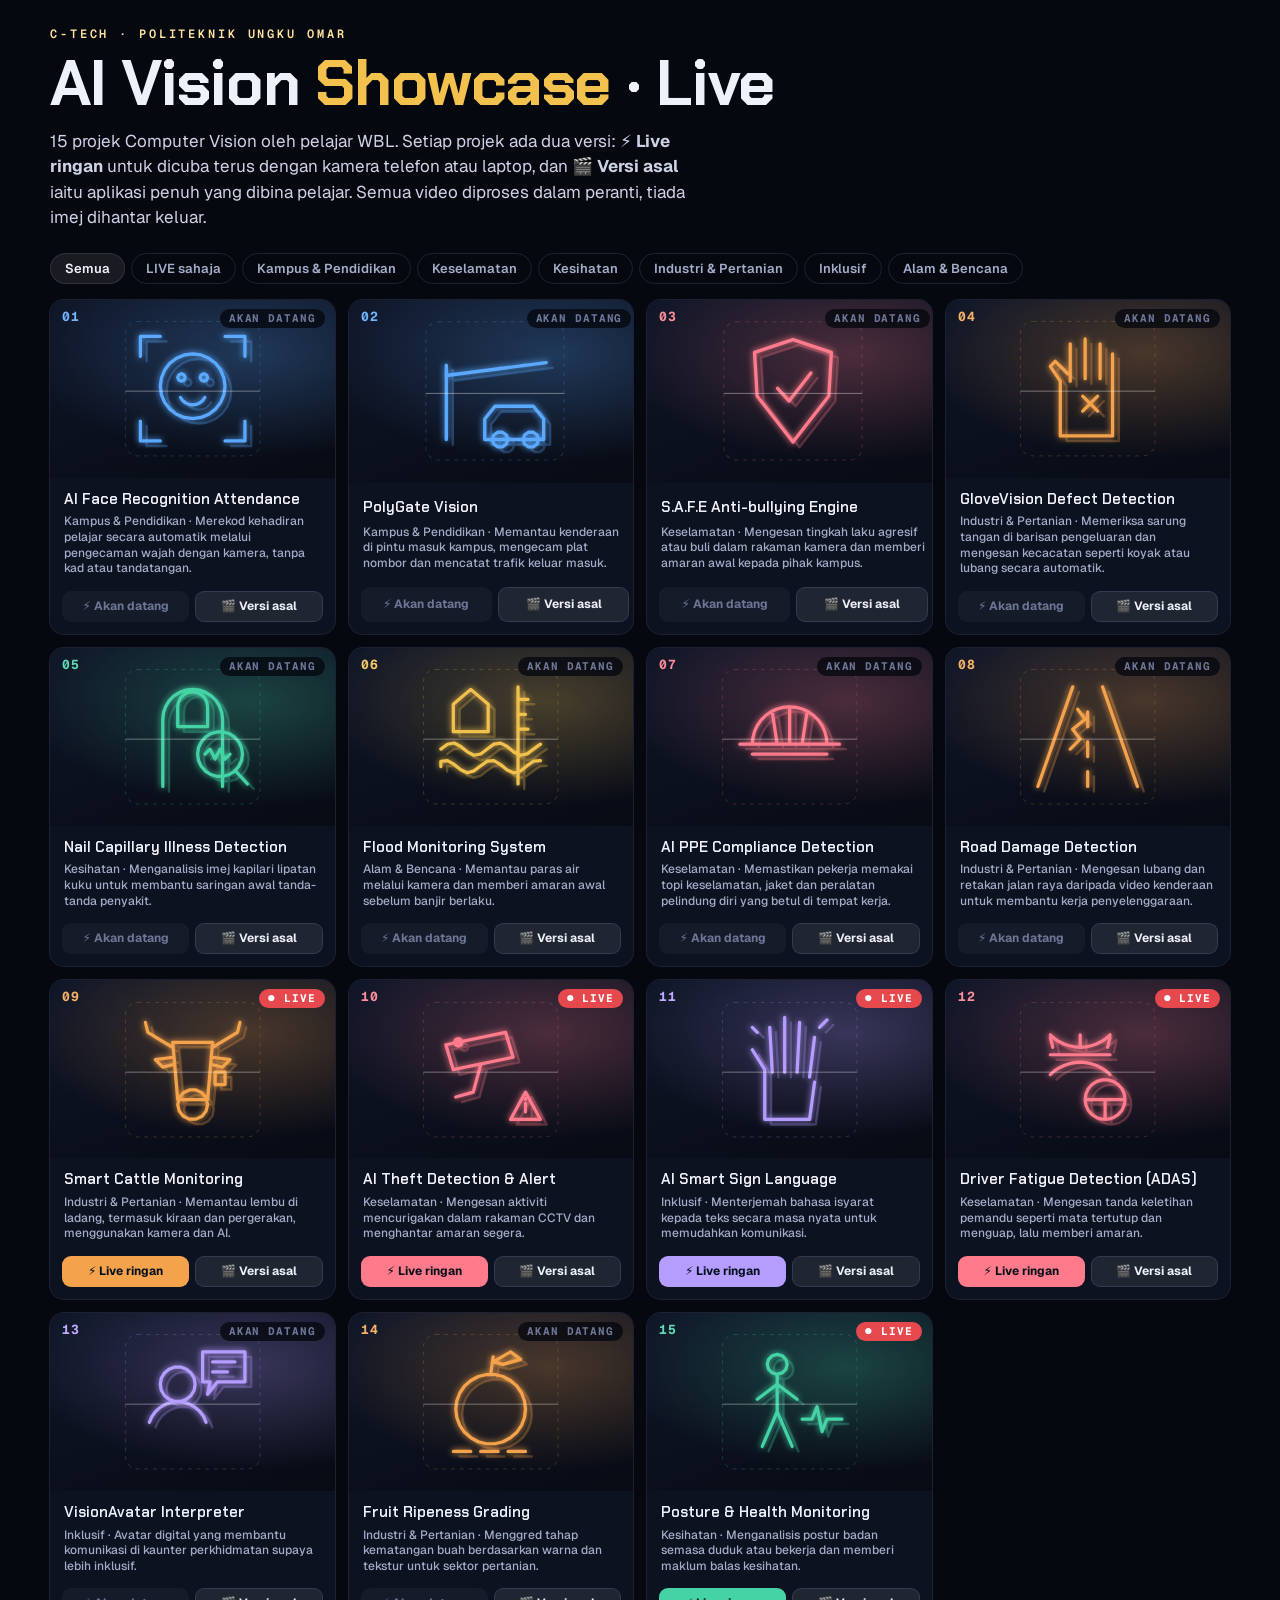
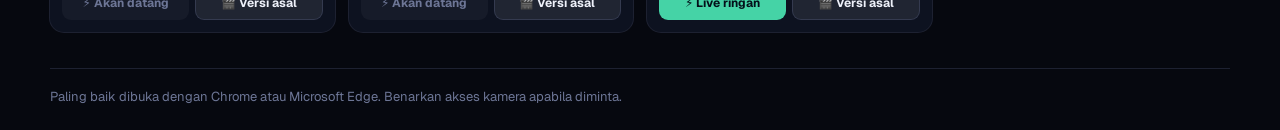
<file: showcase/index.html>
<!doctype html>
<html lang="ms">
<head>
<meta charset="utf-8">
<meta name="viewport" content="width=device-width,initial-scale=1,viewport-fit=cover">
<title>AI Vision Showcase · Live</title>
<link rel="stylesheet" href="https://fonts.googleapis.com/css2?family=Chakra+Petch:wght@600;700&family=Geist:wght@400;500;600;700&family=Geist+Mono:wght@500;600&display=swap">
<link rel="stylesheet" href="common.css?v=3">
<style>
.hero{display:grid;gap:14px;padding-block:28px 22px;max-width:760px}
.hero small{font:600 12px/1 var(--mono);letter-spacing:.24em;text-transform:uppercase;color:var(--goldT)}
.hero h1{margin:0;font:700 clamp(34px,6vw,64px)/.95 var(--display);letter-spacing:-.02em}
.hero h1 span{color:var(--gold)}
.hero p{margin:0;color:#CDD3E6;font-size:17px;max-width:58ch}
.tapis{display:flex;flex-wrap:wrap;gap:6px;margin-bottom:16px}
.tapis button{appearance:none;border:1px solid var(--line);background:none;border-radius:99px;padding:8px 14px;color:var(--muted);font:600 13px/1 var(--body);cursor:pointer}
.tapis button.on{background:rgba(255,255,255,.08);color:var(--fg)}
.senarai{display:grid;grid-template-columns:repeat(auto-fill,minmax(230px,1fr));gap:14px}
.k{position:relative;display:grid;text-decoration:none;background:var(--panel);border-radius:14px;overflow:hidden;box-shadow:0 0 0 1px var(--line);transition:transform .25s cubic-bezier(.2,.9,.25,1),box-shadow .25s}
.k:hover,.k:focus-within{transform:translateY(-4px) scale(1.02);box-shadow:0 0 0 1px color-mix(in srgb,var(--c) 70%,transparent),0 18px 40px -12px color-mix(in srgb,var(--c) 45%,transparent)}
.k .seni{position:relative;aspect-ratio:16/10;background:radial-gradient(120% 90% at 70% 30%,color-mix(in srgb,var(--c) 26%,transparent),transparent 65%),linear-gradient(160deg,#0f1628,#080b14)}
.k .seni svg{position:absolute;inset:8% 22%;width:56%;height:84%;overflow:visible}
.k .no{position:absolute;left:12px;top:10px;font:700 13px/1 var(--mono);letter-spacing:.1em;color:color-mix(in srgb,var(--c) 85%,white)}
.k .lencana{position:absolute;right:10px;top:9px;padding:4px 9px;border-radius:99px;font:700 11px/1 var(--mono);letter-spacing:.08em}
.k .lencana.live{background:#E5484D;color:#fff}
.k .lencana.datang{background:rgba(6,8,15,.8);color:var(--dim)}
.k .isi{display:grid;gap:6px;padding:12px 14px 14px}
.k .isi b{font:600 15px/1.25 var(--display)}
.k .isi span{font:500 12px/1.3 var(--body);color:var(--muted)}
.k .dua{display:grid;grid-template-columns:1fr 1fr;gap:6px;padding:0 12px 12px}
.k .dua a,.k .dua span{display:flex;align-items:center;justify-content:center;gap:6px;padding:9px 8px;border-radius:9px;font:700 12px/1.1 var(--body);text-decoration:none;text-align:center}
.k .dua .ringan{background:var(--c);color:#04101a}
.k .dua .asal{background:rgba(255,255,255,.08);color:var(--fg);box-shadow:inset 0 0 0 1px var(--line)}
.k .dua .asal:hover{background:rgba(255,255,255,.14)}
.k .dua span{background:rgba(255,255,255,.04);color:var(--dim)}
footer{margin-top:36px;padding-top:18px;border-top:1px solid var(--line);color:var(--dim);font-size:13px}
</style>
</head>
<body>
<div class="wrap">
  <section class="hero">
    <small>C-TeCH · Politeknik Ungku Omar</small>
    <h1>AI Vision <span>Showcase</span> · Live</h1>
    <p>15 projek Computer Vision oleh pelajar WBL. Setiap projek ada dua versi: <b>⚡ Live ringan</b> untuk dicuba terus dengan kamera telefon atau laptop, dan <b>🎬 Versi asal</b> iaitu aplikasi penuh yang dibina pelajar. Semua video diproses dalam peranti, tiada imej dihantar keluar.</p>
  </section>
  <nav class="tapis" id="tapis" aria-label="Tapis"></nav>
  <main class="senarai" id="senarai"></main>
  <footer>Paling baik dibuka dengan Chrome atau Microsoft Edge. Benarkan akses kamera apabila diminta.</footer>
</div>
<script>
const $ = s => document.querySelector(s);
const KAT = {
  kampus: { n: "Kampus & Pendidikan", c: "var(--ai)", h: "rgba(90,169,255,.30)" },
  selamat: { n: "Keselamatan", c: "var(--rose)", h: "rgba(255,122,138,.26)" },
  sihat: { n: "Kesihatan", c: "var(--bio)", h: "rgba(69,211,166,.28)" },
  industri: { n: "Industri & Pertanian", c: "var(--ese)", h: "rgba(244,162,76,.28)" },
  inklusif: { n: "Inklusif", c: "var(--violet)", h: "rgba(181,156,255,.28)" },
  bencana: { n: "Alam & Bencana", c: "var(--gold)", h: "rgba(242,193,78,.26)" }
};
// 15 projek — ringkasan ialah draf; boleh dikemas kini oleh pemilik dalam halaman ini
const PROJEK = [
  ["AI Face Recognition Attendance", "Attendance", "kampus", "Merekod kehadiran pelajar secara automatik melalui pengecaman wajah dengan kamera, tanpa kad atau tandatangan."],
  ["PolyGate Vision", "Campus traffic", "kampus", "Memantau kenderaan di pintu masuk kampus, mengecam plat nombor dan mencatat trafik keluar masuk."],
  ["S.A.F.E Anti-bullying Engine", "Student safety", "selamat", "Mengesan tingkah laku agresif atau buli dalam rakaman kamera dan memberi amaran awal kepada pihak kampus."],
  ["GloveVision Defect Detection", "Quality control", "industri", "Memeriksa sarung tangan di barisan pengeluaran dan mengesan kecacatan seperti koyak atau lubang secara automatik."],
  ["Nail Capillary Illness Detection", "Health", "sihat", "Menganalisis imej kapilari lipatan kuku untuk membantu saringan awal tanda-tanda penyakit."],
  ["Flood Monitoring System", "Disaster", "bencana", "Memantau paras air melalui kamera dan memberi amaran awal sebelum banjir berlaku."],
  ["AI PPE Compliance Detection", "Workplace safety", "selamat", "Memastikan pekerja memakai topi keselamatan, jaket dan peralatan pelindung diri yang betul di tempat kerja."],
  ["Road Damage Detection", "Road infrastructure", "industri", "Mengesan lubang dan retakan jalan raya daripada video kenderaan untuk membantu kerja penyelenggaraan."],
  ["Smart Cattle Monitoring", "Smart farming", "industri", "Memantau lembu di ladang, termasuk kiraan dan pergerakan, menggunakan kamera dan AI."],
  ["AI Theft Detection & Alert", "Security", "selamat", "Mengesan aktiviti mencurigakan dalam rakaman CCTV dan menghantar amaran segera."],
  ["AI Smart Sign Language", "Inclusion", "inklusif", "Menterjemah bahasa isyarat kepada teks secara masa nyata untuk memudahkan komunikasi."],
  ["Driver Fatigue Detection (ADAS)", "Road safety", "selamat", "Mengesan tanda keletihan pemandu seperti mata tertutup dan menguap, lalu memberi amaran."],
  ["VisionAvatar Interpreter", "Inclusive service", "inklusif", "Avatar digital yang membantu komunikasi di kaunter perkhidmatan supaya lebih inklusif."],
  ["Fruit Ripeness Grading", "Agritech", "industri", "Menggred tahap kematangan buah berdasarkan warna dan tekstur untuk sektor pertanian."],
  ["Posture & Health Monitoring", "Health", "sihat", "Menganalisis postur badan semasa duduk atau bekerja dan memberi maklum balas kesihatan."]
].map((p, i) => ({ i, id: "p" + String(i + 1).padStart(2, "0"), no: String(i + 1).padStart(2, "0"), tajuk: p[0], sub: p[1], kat: p[2], asal: p[3] }));

// ikon hologram setiap projek (garisan dalam grid -50..50, y ke atas)
const PI = Math.PI, BL = (cx, cy, r, a0, a1, n) => { const o = []; n = n || 18; for (let i = 0; i <= n; i++) { const t = a0 + (a1 - a0) * i / n; o.push([cx + Math.cos(t) * r, cy + Math.sin(t) * r]); } return o; };
const IKON = [
  () => [BL(0, 2, 26, 0, 2 * PI, 24), BL(-9, 9, 3, 0, 2 * PI, 8), BL(9, 9, 3, 0, 2 * PI, 8), BL(0, -2, 11, -PI * .85, -PI * .15, 8), [[-42, 26], [-42, 42], [-26, 42]], [[26, 42], [42, 42], [42, 26]], [[-42, -26], [-42, -42], [-26, -42]], [[26, -42], [42, -42], [42, -26]]],
  () => [[[-38, -38], [-38, 20]], [[-38, 12], [40, 22]], [[-20, 14.5], [-16, 15]], [[0, 17], [4, 17.5]], [[20, 19.5], [24, 20]], [[-8, -38], [-8, -22], [0, -12], [30, -12], [38, -22], [38, -38], [-8, -38]], BL(4, -38, 6, 0, 2 * PI, 10), BL(28, -38, 6, 0, 2 * PI, 10)],
  () => [[[0, 40], [30, 30], [28, -4], [0, -40], [-28, -4], [-30, 30], [0, 40]], [[-12, 2], [-3, -8], [14, 14]]],
  () => [[[-22, -38], [-22, 6], [-30, 18], [-26, 22], [-16, 12]], [[-22, -38], [20, -38], [20, 8]], [[-14, 6], [-14, 36]], [[-2, 8], [-2, 40]], [[10, 8], [10, 36]], [[20, 8], [20, 28]], [[-4, -18], [8, -6]], [[8, -18], [-4, -6]]],
  () => [[[-24, -40], [-24, 14], ...BL(0, 14, 24, PI, 0, 14).slice(1), [24, -40]], [[-12, 8], [-12, 24], ...BL(0, 24, 12, PI, 0, 10).slice(1), [12, 8], [-12, 8]], BL(22, -14, 18, 0, 2 * PI, 22), [[34, -27], [44, -38]], [[10, -14], [14, -10], [18, -18], [22, -10], [26, -18], [30, -14]]],
  () => [[[-40, -10], ...Array.from({ length: 16 }, (_, i) => [-40 + i * 5.33, -10 + Math.sin(i * .9) * 5])], [[-40, -24], ...Array.from({ length: 16 }, (_, i) => [-40 + i * 5.33, -24 + Math.sin(i * .9 + 1) * 5])], [[22, -38], [22, 40]], [[22, 30], [30, 30]], [[22, 18], [28, 18]], [[22, 6], [30, 6]], [[-30, 4], [-30, 26], [-16, 38], [-2, 26], [-2, 4], [-30, 4]]],
  () => [[[-40, -6], [40, -6]], [[-30, -6], ...BL(0, -6, 30, PI, 0, 18).slice(1)], [[0, 24], [0, -6]], [[-14, 20], [-10, -6]], [[14, 20], [10, -6]], [[-30, -14], [30, -14]]],
  () => [[[-40, -40], [-12, 40]], [[40, -40], [12, 40]], [[0, -40], [0, -28]], [[0, -16], [0, -4]], [[0, 8], [0, 20]], [[-14, -10], [-6, -2], [-12, 6], [-2, 14], [-8, 22]]],
  () => [[[-16, 22], [16, 22], [12, -24], [-12, -24], [-16, 22]], BL(0, -28, 12, 0, 2 * PI, 14), [[-16, 18], [-36, 30], [-38, 38]], [[16, 18], [36, 30], [38, 38]], [[-16, 10], [-30, 8], [-24, 2], [-16, 4]], [[16, 10], [30, 8], [24, 2], [16, 4]], [[18, -2], [26, -2], [26, -12], [18, -12], [18, -2]]],
  () => [[[-36, 20], [12, 30], [18, 10], [-30, 0], [-36, 20]], [[-8, 4], [-14, -18], [-28, -22]], BL(-26, 22, 3, 0, 2 * PI, 8), [[16, -40], [40, -40], [28, -18], [16, -40]], [[28, -34], [28, -27]], [[28, -24], [28, -23]]],
  () => [[[-20, -40], [-20, 0], [-30, 16]], [[-20, -40], [16, -40], [20, -10]], [[-14, -2], [-16, 34]], [[-4, -2], [-4, 42]], [[6, -2], [8, 38]], [[16, -6], [20, 26]], [[-26, 30], [-30, 34]], [[24, 34], [30, 40]]],
  () => [[...BL(-6, -28, 34, PI * .25, PI * .75, 12)], [...BL(-6, 52, 34, -PI * .75, -PI * .25, 12)], [[-30, 12], [18, 12]], [[-28, 18], [-30, 26]], [[-6, 18], [-6, 28]], [[16, 18], [18, 26]], BL(14, -24, 16, 0, 2 * PI, 22), [[0, -24], [28, -24]], [[14, -24], [14, -40]]],
  () => [BL(-12, 14, 14, 0, 2 * PI, 18), [...BL(-12, -24, 24, PI * .1, PI * .9, 12)], [[8, 40], [42, 40], [42, 16], [20, 16], [12, 6], [14, 16], [8, 16], [8, 40]], [[16, 32], [34, 32]], [[16, 24], [28, 24]]],
  () => [BL(0, -6, 28, 0, 2 * PI, 26), [[0, 22], [2, 36]], [[2, 32], [16, 40], [24, 34], [10, 30], [2, 32]], [[-30, -40], [-16, -40]], [[-8, -40], [6, -40]], [[14, -40], [28, -40]]],
  () => [BL(-10, 30, 8, 0, 2 * PI, 12), [[-10, 22], [-10, -8]], [[-10, 14], [-26, 2]], [[-10, 14], [6, 2]], [[-10, -8], [-22, -36]], [[-10, -8], [2, -36]], [[10, -14], [18, -14], [22, -4], [26, -24], [30, -14], [42, -14]]]
];
const warna = p => KAT[p.kat].c;
function seni(p, kelas) {   // SVG: lapisan belakang (kedalaman) + depan bercahaya + bingkai imbasan
  const L = IKON[p.i](), d = pts => "M" + pts.map(q => q[0].toFixed(1) + " " + (-q[1]).toFixed(1)).join("L");
  const jalur = L.map(d).join(" "), c = warna(p), uid = "g" + p.id + (kelas || "");
  return `<svg class="${kelas || ""}" viewBox="-60 -60 120 120" aria-hidden="true"><defs><filter id="${uid}" x="-50%" y="-50%" width="200%" height="200%"><feGaussianBlur stdDeviation="2.4" result="b"/><feMerge><feMergeNode in="b"/><feMergeNode in="SourceGraphic"/></feMerge></filter></defs>
    <rect x="-54" y="-54" width="108" height="108" rx="10" fill="none" stroke="${c}" stroke-opacity=".22" stroke-width=".8" stroke-dasharray="3 4"/>
    <path d="${jalur}" transform="translate(5 4)" fill="none" stroke="${c}" stroke-opacity=".28" stroke-width="2" stroke-linecap="round" stroke-linejoin="round"/>
    <path d="${jalur}" fill="none" stroke="${c}" stroke-width="2.6" stroke-linecap="round" stroke-linejoin="round" filter="url(#${uid})"/>
    <line x1="-54" x2="54" y1="-30" y2="-30" stroke="#fff" stroke-opacity=".5" stroke-width=".6"><animate attributeName="y1" values="-50;50;-50" dur="5s" repeatCount="indefinite"/><animate attributeName="y2" values="-50;50;-50" dur="5s" repeatCount="indefinite"/></line></svg>`;
}


const LIVE = { p09: 1, p10: 1, p11: 1, p12: 1, p15: 1 };
function esc(s) { return String(s).replace(/[&<>"]/g, c => ({ "&": "&amp;", "<": "&lt;", ">": "&gt;", '"': "&quot;" }[c])); }
let tapis = "semua";
function lukis() {
  $("#tapis").innerHTML = [["semua", "Semua"], ["live", "LIVE sahaja"], ...Object.keys(KAT).map(k => [k, KAT[k].n])].map(([k, n]) => `<button type="button" data-t="${k}" class="${tapis === k ? "on" : ""}">${n}</button>`).join("");
  $("#senarai").innerHTML = PROJEK.filter(p => tapis === "semua" || (tapis === "live" ? LIVE[p.id] : p.kat === tapis)).map(p => {
    const live = LIVE[p.id], inti = `<div class="seni">${seni(p)}<span class="no">${p.no}</span><span class="lencana ${live ? "live" : "datang"}">${live ? "● LIVE" : "AKAN DATANG"}</span></div><div class="isi"><b>${esc(p.tajuk)}</b><span>${KAT[p.kat].n} · ${esc(p.asal)}</span></div>`;
    return `<div class="k" style="--c:${warna(p)}">${inti}<div class="dua">${live ? `<a class="ringan" href="${p.id}/">⚡ Live ringan</a>` : `<span>⚡ Akan datang</span>`}<a class="asal" href="asal/#${p.id}">🎬 Versi asal</a></div></div>`; }).join("");
}
$("#tapis").addEventListener("click", e => { const b = e.target.closest("[data-t]"); if (b) { tapis = b.dataset.t; lukis(); } });
lukis();
</script>
</body>
</html>
</file>
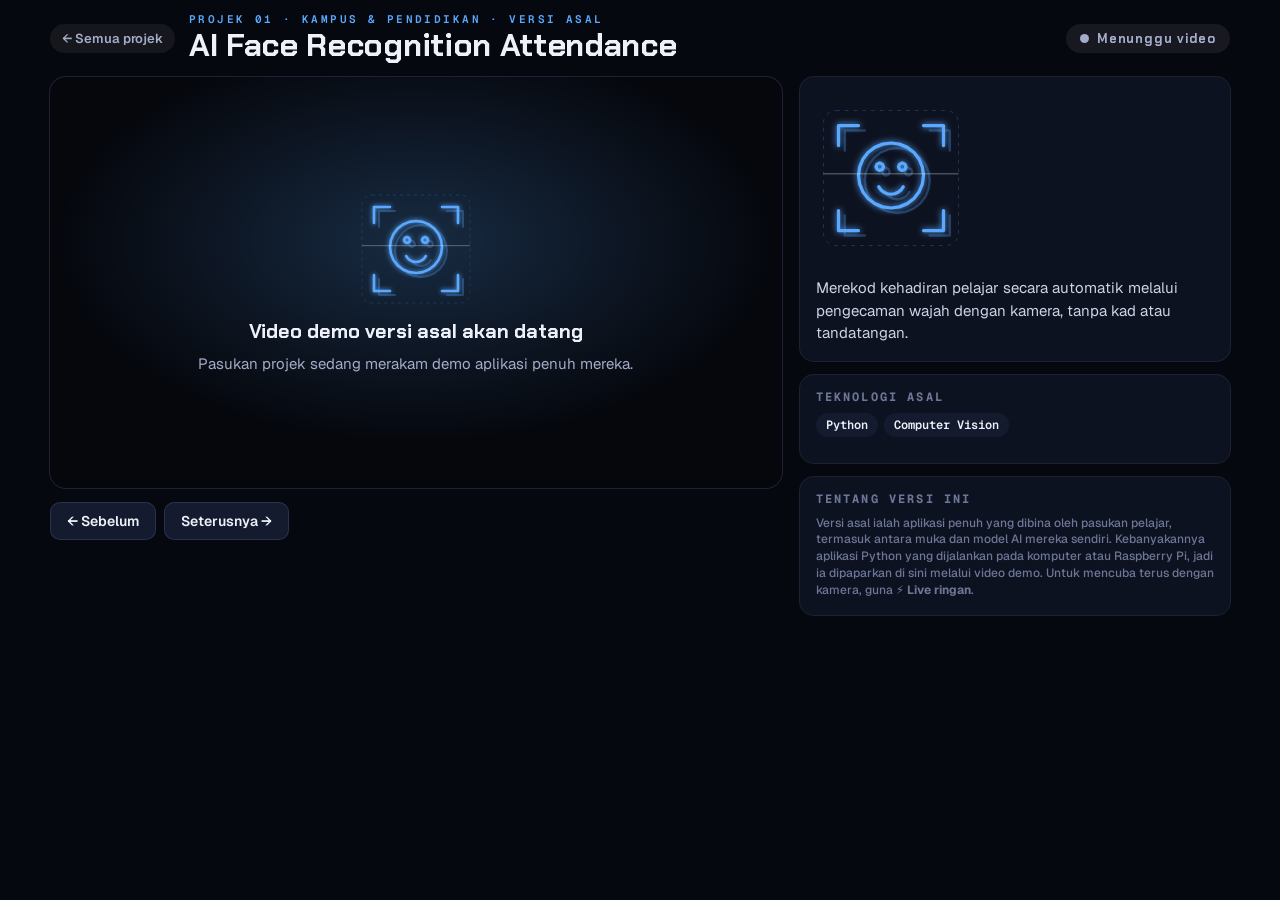
<file: showcase/asal/index.html>
<!doctype html>
<html lang="ms">
<head>
<meta charset="utf-8">
<meta name="viewport" content="width=device-width,initial-scale=1,viewport-fit=cover">
<title>Versi Asal · AI Vision Showcase</title>
<link rel="stylesheet" href="https://fonts.googleapis.com/css2?family=Chakra+Petch:wght@600;700&family=Geist:wght@400;500;600;700&family=Geist+Mono:wght@500;600&display=swap">
<link rel="stylesheet" href="../common.css?v=3">
<style>
.kepala{display:grid;grid-template-columns:minmax(0,1fr) 200px;gap:20px;align-items:center;padding-block:10px 18px}
.kepala svg{width:100%;height:auto;overflow:visible}
@media (max-width:700px){.kepala{grid-template-columns:1fr}.kepala .ik{max-width:140px}}
.skrin{position:relative;aspect-ratio:16/9;border-radius:16px;overflow:hidden;background:radial-gradient(70% 70% at 50% 40%,color-mix(in srgb,var(--c) 22%,transparent),transparent 70%),#05070d;box-shadow:0 0 0 1px var(--line)}
.skrin iframe,.skrin video{position:absolute;inset:0;width:100%;height:100%;border:0;background:#000}
.skrin .kosong2{position:absolute;inset:0;display:grid;place-content:center;justify-items:center;gap:10px;text-align:center;padding:20px;color:var(--muted)}
.skrin .kosong2 b{font:700 20px/1.2 var(--display);color:var(--fg)}
.navp{display:flex;flex-wrap:wrap;gap:8px;margin-top:14px}
.tek{display:flex;flex-wrap:wrap;gap:6px}
.tek span{padding:6px 10px;border-radius:99px;background:var(--panel2);font:600 12px/1 var(--mono)}
</style>
</head>
<body>
<div class="wrap">
  <header class="atas"><a class="balik" href="../">← Semua projek</a><div class="tajuk"><small id="kecil">Versi asal</small><h1 id="tajuk">AI Vision Showcase</h1></div><span class="pil" id="pil"><i></i>Versi asal</span></header>
  <div class="grid">
    <div>
      <div class="skrin" id="skrin"></div>
      <div class="navp" id="navp"></div>
    </div>
    <aside class="panel">
      <section class="kad"><div class="kepala" style="grid-template-columns:1fr"><div class="ik" id="ikon" style="max-width:150px"></div></div><p id="ringkas" style="margin:0;color:#CDD3E6"></p></section>
      <section class="kad"><h2>Teknologi asal</h2><div class="tek" id="tek"></div><p class="privasi" id="nota" style="margin:10px 0 0"></p></section>
      <section class="kad"><h2>Tentang versi ini</h2><p class="privasi" style="margin:0">Versi asal ialah aplikasi penuh yang dibina oleh pasukan pelajar, termasuk antara muka dan model AI mereka sendiri. Kebanyakannya aplikasi Python yang dijalankan pada komputer atau Raspberry Pi, jadi ia dipaparkan di sini melalui video demo. Untuk mencuba terus dengan kamera, guna <b>⚡ Live ringan</b>.</p></section>
    </aside>
  </div>
</div>
<script src="data.js?v=1"></script>
<script>
const $ = s => document.querySelector(s);
const KAT = {
  kampus: { n: "Kampus & Pendidikan", c: "var(--ai)", h: "rgba(90,169,255,.30)" },
  selamat: { n: "Keselamatan", c: "var(--rose)", h: "rgba(255,122,138,.26)" },
  sihat: { n: "Kesihatan", c: "var(--bio)", h: "rgba(69,211,166,.28)" },
  industri: { n: "Industri & Pertanian", c: "var(--ese)", h: "rgba(244,162,76,.28)" },
  inklusif: { n: "Inklusif", c: "var(--violet)", h: "rgba(181,156,255,.28)" },
  bencana: { n: "Alam & Bencana", c: "var(--gold)", h: "rgba(242,193,78,.26)" }
};
// 15 projek — ringkasan ialah draf; boleh dikemas kini oleh pemilik dalam halaman ini
const PROJEK = [
  ["AI Face Recognition Attendance", "Attendance", "kampus", "Merekod kehadiran pelajar secara automatik melalui pengecaman wajah dengan kamera, tanpa kad atau tandatangan."],
  ["PolyGate Vision", "Campus traffic", "kampus", "Memantau kenderaan di pintu masuk kampus, mengecam plat nombor dan mencatat trafik keluar masuk."],
  ["S.A.F.E Anti-bullying Engine", "Student safety", "selamat", "Mengesan tingkah laku agresif atau buli dalam rakaman kamera dan memberi amaran awal kepada pihak kampus."],
  ["GloveVision Defect Detection", "Quality control", "industri", "Memeriksa sarung tangan di barisan pengeluaran dan mengesan kecacatan seperti koyak atau lubang secara automatik."],
  ["Nail Capillary Illness Detection", "Health", "sihat", "Menganalisis imej kapilari lipatan kuku untuk membantu saringan awal tanda-tanda penyakit."],
  ["Flood Monitoring System", "Disaster", "bencana", "Memantau paras air melalui kamera dan memberi amaran awal sebelum banjir berlaku."],
  ["AI PPE Compliance Detection", "Workplace safety", "selamat", "Memastikan pekerja memakai topi keselamatan, jaket dan peralatan pelindung diri yang betul di tempat kerja."],
  ["Road Damage Detection", "Road infrastructure", "industri", "Mengesan lubang dan retakan jalan raya daripada video kenderaan untuk membantu kerja penyelenggaraan."],
  ["Smart Cattle Monitoring", "Smart farming", "industri", "Memantau lembu di ladang, termasuk kiraan dan pergerakan, menggunakan kamera dan AI."],
  ["AI Theft Detection & Alert", "Security", "selamat", "Mengesan aktiviti mencurigakan dalam rakaman CCTV dan menghantar amaran segera."],
  ["AI Smart Sign Language", "Inclusion", "inklusif", "Menterjemah bahasa isyarat kepada teks secara masa nyata untuk memudahkan komunikasi."],
  ["Driver Fatigue Detection (ADAS)", "Road safety", "selamat", "Mengesan tanda keletihan pemandu seperti mata tertutup dan menguap, lalu memberi amaran."],
  ["VisionAvatar Interpreter", "Inclusive service", "inklusif", "Avatar digital yang membantu komunikasi di kaunter perkhidmatan supaya lebih inklusif."],
  ["Fruit Ripeness Grading", "Agritech", "industri", "Menggred tahap kematangan buah berdasarkan warna dan tekstur untuk sektor pertanian."],
  ["Posture & Health Monitoring", "Health", "sihat", "Menganalisis postur badan semasa duduk atau bekerja dan memberi maklum balas kesihatan."]
].map((p, i) => ({ i, id: "p" + String(i + 1).padStart(2, "0"), no: String(i + 1).padStart(2, "0"), tajuk: p[0], sub: p[1], kat: p[2], asal: p[3] }));

// ikon hologram setiap projek (garisan dalam grid -50..50, y ke atas)
const PI = Math.PI, BL = (cx, cy, r, a0, a1, n) => { const o = []; n = n || 18; for (let i = 0; i <= n; i++) { const t = a0 + (a1 - a0) * i / n; o.push([cx + Math.cos(t) * r, cy + Math.sin(t) * r]); } return o; };
const IKON = [
  () => [BL(0, 2, 26, 0, 2 * PI, 24), BL(-9, 9, 3, 0, 2 * PI, 8), BL(9, 9, 3, 0, 2 * PI, 8), BL(0, -2, 11, -PI * .85, -PI * .15, 8), [[-42, 26], [-42, 42], [-26, 42]], [[26, 42], [42, 42], [42, 26]], [[-42, -26], [-42, -42], [-26, -42]], [[26, -42], [42, -42], [42, -26]]],
  () => [[[-38, -38], [-38, 20]], [[-38, 12], [40, 22]], [[-20, 14.5], [-16, 15]], [[0, 17], [4, 17.5]], [[20, 19.5], [24, 20]], [[-8, -38], [-8, -22], [0, -12], [30, -12], [38, -22], [38, -38], [-8, -38]], BL(4, -38, 6, 0, 2 * PI, 10), BL(28, -38, 6, 0, 2 * PI, 10)],
  () => [[[0, 40], [30, 30], [28, -4], [0, -40], [-28, -4], [-30, 30], [0, 40]], [[-12, 2], [-3, -8], [14, 14]]],
  () => [[[-22, -38], [-22, 6], [-30, 18], [-26, 22], [-16, 12]], [[-22, -38], [20, -38], [20, 8]], [[-14, 6], [-14, 36]], [[-2, 8], [-2, 40]], [[10, 8], [10, 36]], [[20, 8], [20, 28]], [[-4, -18], [8, -6]], [[8, -18], [-4, -6]]],
  () => [[[-24, -40], [-24, 14], ...BL(0, 14, 24, PI, 0, 14).slice(1), [24, -40]], [[-12, 8], [-12, 24], ...BL(0, 24, 12, PI, 0, 10).slice(1), [12, 8], [-12, 8]], BL(22, -14, 18, 0, 2 * PI, 22), [[34, -27], [44, -38]], [[10, -14], [14, -10], [18, -18], [22, -10], [26, -18], [30, -14]]],
  () => [[[-40, -10], ...Array.from({ length: 16 }, (_, i) => [-40 + i * 5.33, -10 + Math.sin(i * .9) * 5])], [[-40, -24], ...Array.from({ length: 16 }, (_, i) => [-40 + i * 5.33, -24 + Math.sin(i * .9 + 1) * 5])], [[22, -38], [22, 40]], [[22, 30], [30, 30]], [[22, 18], [28, 18]], [[22, 6], [30, 6]], [[-30, 4], [-30, 26], [-16, 38], [-2, 26], [-2, 4], [-30, 4]]],
  () => [[[-40, -6], [40, -6]], [[-30, -6], ...BL(0, -6, 30, PI, 0, 18).slice(1)], [[0, 24], [0, -6]], [[-14, 20], [-10, -6]], [[14, 20], [10, -6]], [[-30, -14], [30, -14]]],
  () => [[[-40, -40], [-12, 40]], [[40, -40], [12, 40]], [[0, -40], [0, -28]], [[0, -16], [0, -4]], [[0, 8], [0, 20]], [[-14, -10], [-6, -2], [-12, 6], [-2, 14], [-8, 22]]],
  () => [[[-16, 22], [16, 22], [12, -24], [-12, -24], [-16, 22]], BL(0, -28, 12, 0, 2 * PI, 14), [[-16, 18], [-36, 30], [-38, 38]], [[16, 18], [36, 30], [38, 38]], [[-16, 10], [-30, 8], [-24, 2], [-16, 4]], [[16, 10], [30, 8], [24, 2], [16, 4]], [[18, -2], [26, -2], [26, -12], [18, -12], [18, -2]]],
  () => [[[-36, 20], [12, 30], [18, 10], [-30, 0], [-36, 20]], [[-8, 4], [-14, -18], [-28, -22]], BL(-26, 22, 3, 0, 2 * PI, 8), [[16, -40], [40, -40], [28, -18], [16, -40]], [[28, -34], [28, -27]], [[28, -24], [28, -23]]],
  () => [[[-20, -40], [-20, 0], [-30, 16]], [[-20, -40], [16, -40], [20, -10]], [[-14, -2], [-16, 34]], [[-4, -2], [-4, 42]], [[6, -2], [8, 38]], [[16, -6], [20, 26]], [[-26, 30], [-30, 34]], [[24, 34], [30, 40]]],
  () => [[...BL(-6, -28, 34, PI * .25, PI * .75, 12)], [...BL(-6, 52, 34, -PI * .75, -PI * .25, 12)], [[-30, 12], [18, 12]], [[-28, 18], [-30, 26]], [[-6, 18], [-6, 28]], [[16, 18], [18, 26]], BL(14, -24, 16, 0, 2 * PI, 22), [[0, -24], [28, -24]], [[14, -24], [14, -40]]],
  () => [BL(-12, 14, 14, 0, 2 * PI, 18), [...BL(-12, -24, 24, PI * .1, PI * .9, 12)], [[8, 40], [42, 40], [42, 16], [20, 16], [12, 6], [14, 16], [8, 16], [8, 40]], [[16, 32], [34, 32]], [[16, 24], [28, 24]]],
  () => [BL(0, -6, 28, 0, 2 * PI, 26), [[0, 22], [2, 36]], [[2, 32], [16, 40], [24, 34], [10, 30], [2, 32]], [[-30, -40], [-16, -40]], [[-8, -40], [6, -40]], [[14, -40], [28, -40]]],
  () => [BL(-10, 30, 8, 0, 2 * PI, 12), [[-10, 22], [-10, -8]], [[-10, 14], [-26, 2]], [[-10, 14], [6, 2]], [[-10, -8], [-22, -36]], [[-10, -8], [2, -36]], [[10, -14], [18, -14], [22, -4], [26, -24], [30, -14], [42, -14]]]
];
const warna = p => KAT[p.kat].c;
function seni(p, kelas) {   // SVG: lapisan belakang (kedalaman) + depan bercahaya + bingkai imbasan
  const L = IKON[p.i](), d = pts => "M" + pts.map(q => q[0].toFixed(1) + " " + (-q[1]).toFixed(1)).join("L");
  const jalur = L.map(d).join(" "), c = warna(p), uid = "g" + p.id + (kelas || "");
  return `<svg class="${kelas || ""}" viewBox="-60 -60 120 120" aria-hidden="true"><defs><filter id="${uid}" x="-50%" y="-50%" width="200%" height="200%"><feGaussianBlur stdDeviation="2.4" result="b"/><feMerge><feMergeNode in="b"/><feMergeNode in="SourceGraphic"/></feMerge></filter></defs>
    <rect x="-54" y="-54" width="108" height="108" rx="10" fill="none" stroke="${c}" stroke-opacity=".22" stroke-width=".8" stroke-dasharray="3 4"/>
    <path d="${jalur}" transform="translate(5 4)" fill="none" stroke="${c}" stroke-opacity=".28" stroke-width="2" stroke-linecap="round" stroke-linejoin="round"/>
    <path d="${jalur}" fill="none" stroke="${c}" stroke-width="2.6" stroke-linecap="round" stroke-linejoin="round" filter="url(#${uid})"/>
    <line x1="-54" x2="54" y1="-30" y2="-30" stroke="#fff" stroke-opacity=".5" stroke-width=".6"><animate attributeName="y1" values="-50;50;-50" dur="5s" repeatCount="indefinite"/><animate attributeName="y2" values="-50;50;-50" dur="5s" repeatCount="indefinite"/></line></svg>`;
}



const LIVE = { p09: 1, p10: 1, p11: 1, p12: 1, p15: 1 };
function esc(s) { return String(s).replace(/[&<>"]/g, c => ({ "&": "&amp;", "<": "&lt;", ">": "&gt;", '"': "&quot;" }[c])); }
function embed(u) {
  if (!u) return "";
  let m = u.match(/(?:youtu\.be\/|youtube\.com\/(?:watch\?v=|shorts\/|embed\/))([\w-]{6,})/); if (m) return `<iframe src="https://www.youtube.com/embed/${m[1]}?rel=0" title="Video demo" allow="autoplay; encrypted-media; picture-in-picture; fullscreen" allowfullscreen></iframe>`;
  m = u.match(/drive\.google\.com\/(?:file\/d\/|open\?id=)([\w-]{10,})/); if (m) return `<iframe src="https://drive.google.com/file/d/${m[1]}/preview" title="Video demo" allow="autoplay; fullscreen" allowfullscreen></iframe>`;
  if (/\.(mp4|webm)(\?|$)/i.test(u)) return `<video controls playsinline src="${esc(u)}"></video>`;
  return "";
}
function papar() {
  const id = (location.hash || "#p01").slice(1), p = PROJEK.find(x => x.id === id) || PROJEK[0], d = (window.ASAL || {})[p.id] || {};
  document.documentElement.style.setProperty("--c", warna(p));
  document.title = `P${p.no} ${p.tajuk} · Versi asal`;
  $("#kecil").textContent = `Projek ${p.no} · ${KAT[p.kat].n} · Versi asal`; $("#tajuk").textContent = p.tajuk;
  $("#ikon").innerHTML = seni(p); $("#ringkas").textContent = d.ringkas || p.asal;
  $("#tek").innerHTML = (d.tek || ["Python", "Computer Vision"]).map(t => `<span>${esc(t)}</span>`).join("");
  $("#nota").textContent = d.nota || "";
  const e = embed(d.video);
  $("#skrin").innerHTML = e || `<div class="kosong2">${seni(p).replace("<svg ", '<svg style="width:120px;height:120px" ')}<b>Video demo versi asal akan datang</b><span>Pasukan projek sedang merakam demo aplikasi penuh mereka.</span></div>`;
  status($("#pil"), e ? "Video demo" : "Menunggu video", e ? "ok" : "");
  $("#navp").innerHTML = (LIVE[p.id] ? `<a class="btn utama" href="../${p.id}/">⚡ Cuba Live ringan</a>` : "") + (d.app ? `<a class="btn" href="${esc(d.app)}" target="_blank" rel="noopener">🌐 Buka aplikasi asal ↗</a>` : "") +
    `<a class="btn" href="#${PROJEK[(p.i + 14) % 15].id}">← Sebelum</a><a class="btn" href="#${PROJEK[(p.i + 1) % 15].id}">Seterusnya →</a>`;
  scrollTo(0, 0);
}
function status(el, t, j) { el.className = "pil" + (j ? " " + j : ""); el.innerHTML = "<i></i>" + t; }
addEventListener("hashchange", papar); papar();
</script>
</body>
</html>
</file>
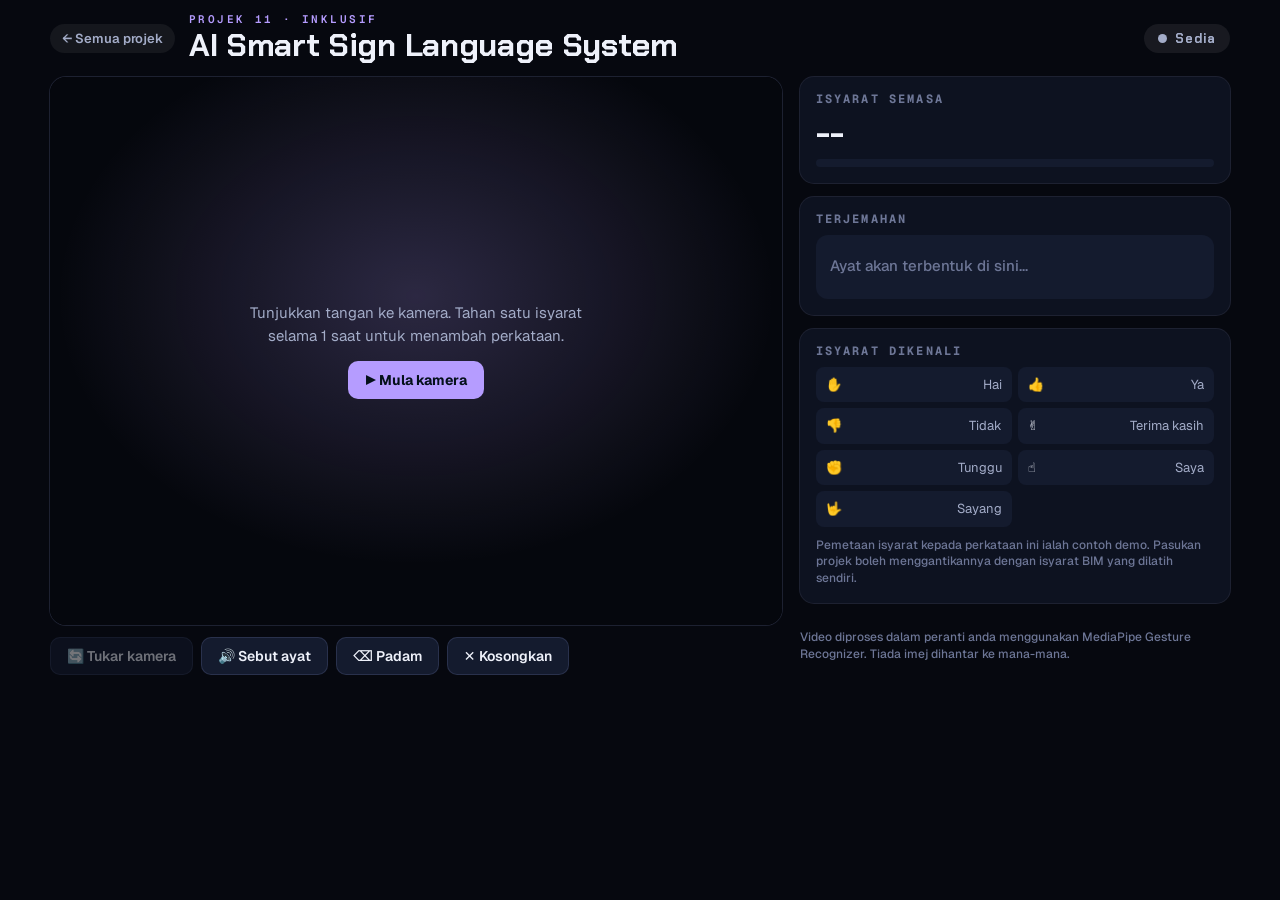
<file: showcase/p11/index.html>
<!doctype html>
<html lang="ms">
<head>
<meta charset="utf-8">
<meta name="viewport" content="width=device-width,initial-scale=1,viewport-fit=cover">
<title>P11 Smart Sign Language · AI Vision Showcase</title>
<link rel="stylesheet" href="https://fonts.googleapis.com/css2?family=Chakra+Petch:wght@600;700&family=Geist:wght@400;500;600;700&family=Geist+Mono:wght@500;600&display=swap">
<link rel="stylesheet" href="../common.css?v=3">
<style>
:root{--c:var(--violet)}
.ayat{min-height:64px;padding:14px;border-radius:12px;background:var(--panel2);font:600 22px/1.35 var(--display)}
.ayat:empty::before{content:"Ayat akan terbentuk di sini…";color:var(--dim);font:500 15px/1.4 var(--body)}
.kini{display:flex;align-items:center;gap:14px}
.kini b{font:700 34px/1 var(--display)}
.peta{display:grid;grid-template-columns:repeat(2,minmax(0,1fr));gap:6px;font-size:13px}
.peta div{display:flex;justify-content:space-between;gap:8px;padding:8px 10px;border-radius:8px;background:var(--panel2)}
.peta span{color:var(--muted)}
</style>
</head>
<body>
<div class="wrap">
  <header class="atas">
    <a class="balik" href="../">← Semua projek</a>
    <div class="tajuk"><small>Projek 11 · Inklusif</small><h1>AI Smart Sign Language System</h1></div>
    <span class="pil" id="pil"><i></i>Sedia</span>
  </header>
  <div class="grid">
    <div>
      <div class="pentas cermin" id="pentas">
        <video id="video" playsinline muted></video><canvas id="kanvas"></canvas>
        <div class="hud" id="hud"></div>
        <div class="tunggu" id="tunggu"><p>Tunjukkan tangan ke kamera. Tahan satu isyarat selama 1 saat untuk menambah perkataan.</p><button class="btn utama" id="mula" type="button">▶ Mula kamera</button></div>
      </div>
      <div class="kawal">
        <button class="btn" id="tukar" type="button" disabled>🔄 Tukar kamera</button>
        <button class="btn" id="sebut" type="button">🔊 Sebut ayat</button>
        <button class="btn" id="padam" type="button">⌫ Padam</button>
        <button class="btn" id="kosong" type="button">✕ Kosongkan</button>
      </div>
    </div>
    <aside class="panel">
      <section class="kad"><h2>Isyarat semasa</h2><div class="kini"><b id="isyarat">--</b><span class="privasi" id="yakin"></span></div><div class="bar" style="margin-top:10px"><i id="tahan"></i></div></section>
      <section class="kad"><h2>Terjemahan</h2><div class="ayat" id="ayat"></div></section>
      <section class="kad"><h2>Isyarat dikenali</h2><div class="peta" id="peta"></div><p class="privasi" style="margin:10px 0 0">Pemetaan isyarat kepada perkataan ini ialah contoh demo. Pasukan projek boleh menggantikannya dengan isyarat BIM yang dilatih sendiri.</p></section>
      <p class="privasi">Video diproses dalam peranti anda menggunakan MediaPipe Gesture Recognizer. Tiada imej dihantar ke mana-mana.</p>
    </aside>
  </div>
</div>
<script type="module">
import { $, kamera, padanKanvas, bip, cakap, status, fps, mediapipe } from "../common.js?v=3";
const PETA = { Open_Palm: ["✋", "Hai"], Thumb_Up: ["👍", "Ya"], Thumb_Down: ["👎", "Tidak"], Victory: ["✌️", "Terima kasih"], Closed_Fist: ["✊", "Tunggu"], Pointing_Up: ["☝️", "Saya"], ILoveYou: ["🤟", "Sayang"] };
$("#peta").innerHTML = Object.values(PETA).map(([e, w]) => `<div><b>${e}</b><span>${w}</span></div>`).join("");
const video = $("#video"), kanvas = $("#kanvas"), g = kanvas.getContext("2d"), pil = $("#pil"), kiraFps = fps();
let gr = null, utils = null, H = null, lalu = -1, jalan = false, calon = null, mulaCalon = 0, akhirTambah = "", masaAkhir = 0;
const kam = kamera({ video, pentas: $("#pentas"), onStatus: t => status(pil, t, "amaran"), onReady: sedia });
async function muat() {
  status(pil, "Memuat model…");
  const { m, fs } = await mediapipe();
  gr = await m.GestureRecognizer.createFromOptions(fs, { baseOptions: { modelAssetPath: "https://storage.googleapis.com/mediapipe-models/gesture_recognizer/gesture_recognizer/float16/1/gesture_recognizer.task", delegate: "GPU" }, runningMode: "VIDEO", numHands: 1 });
  utils = new m.DrawingUtils(g); H = m.GestureRecognizer.HAND_CONNECTIONS;
}
async function sedia() { $("#tunggu").hidden = true; $("#tukar").disabled = false; if (!gr) await muat(); status(pil, "Mengecam", "ok"); if (!jalan) { jalan = true; requestAnimationFrame(gelung); } }
$("#mula").onclick = () => { bip(660, 60, .05); kam.mula(); };
$("#tukar").onclick = () => kam.tukar();
$("#sebut").onclick = () => { const t = $("#ayat").textContent.trim(); if (t) cakap(t); };
$("#padam").onclick = () => { const w = $("#ayat").textContent.trim().split(" "); w.pop(); $("#ayat").textContent = w.join(" "); akhirTambah = ""; };
$("#kosong").onclick = () => { $("#ayat").textContent = ""; akhirTambah = ""; };
function gelung() {
  padanKanvas(kanvas, video);
  if (video.readyState >= 2 && video.currentTime !== lalu && gr) {
    lalu = video.currentTime; const now = performance.now(), r = gr.recognizeForVideo(video, now);
    g.clearRect(0, 0, kanvas.width, kanvas.height);
    const gst = r.gestures && r.gestures[0] && r.gestures[0][0];
    if (r.landmarks && r.landmarks[0]) { utils.drawConnectors(r.landmarks[0], H, { color: "#B59CFF", lineWidth: 4 }); utils.drawLandmarks(r.landmarks[0], { color: "#F2C14E", radius: 4 }); }
    if (gst && PETA[gst.categoryName] && gst.score > .6) {
      const [e, w] = PETA[gst.categoryName]; $("#isyarat").textContent = e + " " + w; $("#yakin").textContent = Math.round(gst.score * 100) + "% yakin";
      if (calon !== gst.categoryName) { calon = gst.categoryName; mulaCalon = now; }
      const p = Math.min(1, (now - mulaCalon) / 1000); $("#tahan").style.width = Math.round(p * 100) + "%";
      if (p >= 1 && (akhirTambah !== calon || now - masaAkhir > 2500)) { const a = $("#ayat"); a.textContent = (a.textContent + " " + w).trim(); akhirTambah = calon; masaAkhir = now; bip(990, 90, .08); mulaCalon = now + 600; }
      status(pil, "Isyarat dikesan", "ok");
    } else { calon = null; $("#tahan").style.width = "0%"; if (!r.landmarks || !r.landmarks[0]) { $("#isyarat").textContent = "--"; $("#yakin").textContent = ""; status(pil, "Tunjukkan tangan", ""); } }
    $("#hud").innerHTML = `<span>${kiraFps()} FPS</span><span>Gesture Recognizer</span>`;
  }
  requestAnimationFrame(gelung);
}
</script>
<script>
/* sandaran: jika modul JavaScript gagal dimuat, kamera tetap boleh dibuka & punca dipaparkan */
setTimeout(function () {
  if (window.__modOK) return;
  var pil = document.getElementById("pil"); if (pil) { pil.className = "pil bahaya"; pil.innerHTML = "<i></i>Skrip demo gagal dimuat. Muat semula halaman (tarik ke bawah)."; }
  var b = document.getElementById("mula"); if (!b) return;
  b.onclick = function () {
    navigator.mediaDevices.getUserMedia({ video: { facingMode: "user" }, audio: false }).then(function (s) {
      var v = document.getElementById("video"); v.srcObject = s; v.play(); document.getElementById("tunggu").style.display = "none";
    }).catch(function (e) { if (pil) pil.innerHTML = "<i></i>Kamera: " + e.name + " – " + e.message; });
  };
}, 4000);
</script>
</body>
</html>
</file>
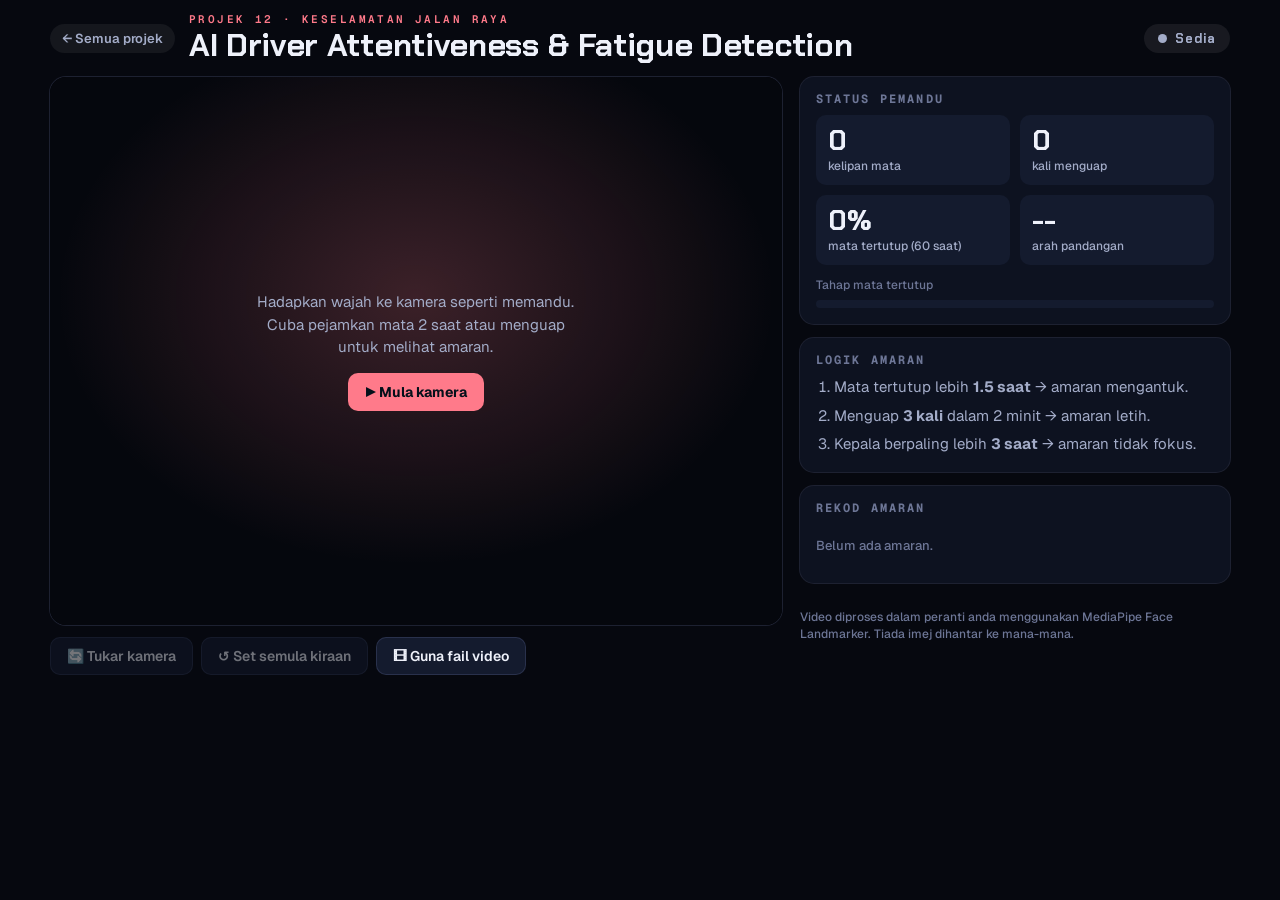
<file: showcase/p12/index.html>
<!doctype html>
<html lang="ms">
<head>
<meta charset="utf-8">
<meta name="viewport" content="width=device-width,initial-scale=1,viewport-fit=cover">
<title>P12 Driver Fatigue Detection · AI Vision Showcase</title>
<link rel="stylesheet" href="https://fonts.googleapis.com/css2?family=Chakra+Petch:wght@600;700&family=Geist:wght@400;500;600;700&family=Geist+Mono:wght@500;600&display=swap">
<link rel="stylesheet" href="../common.css?v=3">
<style>:root{--c:var(--rose)}</style>
</head>
<body>
<div class="wrap">
  <header class="atas">
    <a class="balik" href="../">← Semua projek</a>
    <div class="tajuk"><small>Projek 12 · Keselamatan jalan raya</small><h1>AI Driver Attentiveness &amp; Fatigue Detection</h1></div>
    <span class="pil" id="pil"><i></i>Sedia</span>
  </header>
  <div class="grid">
    <div>
      <div class="pentas cermin" id="pentas">
        <video id="video" playsinline muted></video><canvas id="kanvas"></canvas>
        <div class="hud" id="hud"></div>
        <div class="tunggu" id="tunggu"><p>Hadapkan wajah ke kamera seperti memandu. Cuba pejamkan mata 2 saat atau menguap untuk melihat amaran.</p><button class="btn utama" id="mula" type="button">▶ Mula kamera</button></div>
        <div class="amaranBesar" id="amaran">⚠ MENGANTUK! Sila berehat</div>
      </div>
      <div class="kawal">
        <button class="btn" id="tukar" type="button" disabled>🔄 Tukar kamera</button>
        <button class="btn" id="reset" type="button" disabled>↺ Set semula kiraan</button>
        <label class="btn" for="fail">🎞 Guna fail video<input id="fail" type="file" accept="video/*"></label>
      </div>
    </div>
    <aside class="panel">
      <section class="kad"><h2>Status pemandu</h2>
        <div class="metrik"><div><b id="kelip">0</b><span>kelipan mata</span></div><div><b id="menguap">0</b><span>kali menguap</span></div>
          <div><b id="perclos">0%</b><span>mata tertutup (60 saat)</span></div><div><b id="arah">--</b><span>arah pandangan</span></div></div>
        <div style="margin-top:12px;display:grid;gap:6px"><span class="privasi">Tahap mata tertutup</span><div class="bar"><i id="barMata"></i></div></div></section>
      <section class="kad"><h2>Logik amaran</h2><ol class="cara"><li>Mata tertutup lebih <b>1.5 saat</b> → amaran mengantuk.</li><li>Menguap <b>3 kali</b> dalam 2 minit → amaran letih.</li><li>Kepala berpaling lebih <b>3 saat</b> → amaran tidak fokus.</li></ol></section>
      <section class="kad"><h2>Rekod amaran</h2><div class="log" id="log"><p class="kosong">Belum ada amaran.</p></div></section>
      <p class="privasi">Video diproses dalam peranti anda menggunakan MediaPipe Face Landmarker. Tiada imej dihantar ke mana-mana.</p>
    </aside>
  </div>
</div>
<script type="module">
import { $, kamera, padanKanvas, bip, cakap, status, logTambah, fps, mediapipe } from "../common.js?v=3";
const video = $("#video"), kanvas = $("#kanvas"), g = kanvas.getContext("2d"), pil = $("#pil"), kiraFps = fps();
let fl = null, utils = null, C = null, lalu = -1, jalan = false;
let kelip = 0, tutup = false, mulaTutup = 0, uap = [], dalamUap = false, sampel = [], mulaPaling = 0, amaranOn = 0;
const kam = kamera({ video, pentas: $("#pentas"), onStatus: t => status(pil, t, "amaran"), onReady: sedia });
async function muat() {
  status(pil, "Memuat model…");
  const { m, fs } = await mediapipe();
  fl = await m.FaceLandmarker.createFromOptions(fs, { baseOptions: { modelAssetPath: "https://storage.googleapis.com/mediapipe-models/face_landmarker/face_landmarker/float16/1/face_landmarker.task", delegate: "GPU" }, runningMode: "VIDEO", numFaces: 1, outputFaceBlendshapes: true });
  utils = new m.DrawingUtils(g); C = m.FaceLandmarker;
}
async function sedia() { $("#tunggu").hidden = true; $("#tukar").disabled = $("#reset").disabled = false; if (!fl) await muat(); status(pil, "Memantau", "ok"); if (!jalan) { jalan = true; requestAnimationFrame(gelung); } }
$("#mula").onclick = () => { bip(660, 60, .05); kam.mula(); };
$("#tukar").onclick = () => kam.tukar();
$("#reset").onclick = () => { kelip = 0; uap = []; sampel = []; ["#kelip", "#menguap"].forEach(s => $(s).textContent = "0"); };
$("#fail").onchange = e => { const f = e.target.files[0]; if (f) kam.fail(f); };
function amaran(teks, suara) { const now = performance.now(); if (now - amaranOn < 4000) return; amaranOn = now; $("#amaran").textContent = "⚠ " + teks; $("#amaran").classList.add("on"); status(pil, teks, "bahaya"); bip(440, 350, .3); setTimeout(() => bip(440, 350, .3), 450); if (suara) cakap(suara); logTambah($("#log"), teks); setTimeout(() => $("#amaran").classList.remove("on"), 3000); }
function gelung() {
  padanKanvas(kanvas, video);
  if (video.readyState >= 2 && video.currentTime !== lalu && fl) {
    lalu = video.currentTime; const now = performance.now(), r = fl.detectForVideo(video, now);
    g.clearRect(0, 0, kanvas.width, kanvas.height);
    if (r.faceLandmarks && r.faceLandmarks[0]) {
      const L = r.faceLandmarks[0], bs = {}; (r.faceBlendshapes[0] ? r.faceBlendshapes[0].categories : []).forEach(c => bs[c.categoryName] = c.score);
      utils.drawConnectors(L, C.FACE_LANDMARKS_LEFT_EYE, { color: "#FF7A8A", lineWidth: 2 }); utils.drawConnectors(L, C.FACE_LANDMARKS_RIGHT_EYE, { color: "#FF7A8A", lineWidth: 2 });
      utils.drawConnectors(L, C.FACE_LANDMARKS_LIPS, { color: "#F2C14E", lineWidth: 2 }); utils.drawConnectors(L, C.FACE_LANDMARKS_FACE_OVAL, { color: "rgba(255,255,255,.35)", lineWidth: 1 });
      const mata = ((bs.eyeBlinkLeft || 0) + (bs.eyeBlinkRight || 0)) / 2, rahang = bs.jawOpen || 0;
      $("#barMata").style.width = Math.round(mata * 100) + "%";
      // kelipan & mata tertutup lama
      const tertutup = mata > .55;
      if (tertutup && !tutup) { tutup = true; mulaTutup = now; }
      if (!tertutup && tutup) { tutup = false; if (now - mulaTutup < 500) { kelip++; $("#kelip").textContent = kelip; } }
      if (tutup && now - mulaTutup > 1500) amaran("MENGANTUK! Sila berehat", "Amaran. Anda kelihatan mengantuk. Sila berhenti dan berehat.");
      // PERCLOS 60 saat
      sampel.push([now, tertutup ? 1 : 0]); while (sampel.length && now - sampel[0][0] > 60000) sampel.shift();
      $("#perclos").textContent = Math.round(sampel.reduce((a, s) => a + s[1], 0) / sampel.length * 100) + "%";
      // menguap
      if (rahang > .6 && !dalamUap) { dalamUap = true; uap.push(now); }
      if (rahang < .35) dalamUap = false;
      uap = uap.filter(t => now - t < 120000); $("#menguap").textContent = uap.length;
      if (uap.length >= 3) { amaran("LETIH: kerap menguap", "Anda kerap menguap. Sila berehat sebentar."); uap = []; }
      // arah kepala (hidung berbanding tengah muka)
      const hidung = L[1], kiri = L[234], kanan = L[454], nisbah = (hidung.x - kiri.x) / Math.max(.001, kanan.x - kiri.x);
      const paling = nisbah < .3 || nisbah > .7; $("#arah").textContent = paling ? (nisbah < .3 ? "Sisi" : "Sisi") : "Depan";
      if (paling) { if (!mulaPaling) mulaPaling = now; if (now - mulaPaling > 3000) amaran("TIDAK FOKUS: pandang ke hadapan", "Sila fokus ke hadapan."); } else mulaPaling = 0;
      if (now - amaranOn > 3000) status(pil, "Pemandu berjaga", "ok");
    } else { status(pil, "Wajah tidak dikesan", "amaran"); $("#arah").textContent = "--"; }
    $("#hud").innerHTML = `<span>${kiraFps()} FPS</span><span>Face Landmarker</span>`;
  }
  requestAnimationFrame(gelung);
}
</script>
<script>
/* sandaran: jika modul JavaScript gagal dimuat, kamera tetap boleh dibuka & punca dipaparkan */
setTimeout(function () {
  if (window.__modOK) return;
  var pil = document.getElementById("pil"); if (pil) { pil.className = "pil bahaya"; pil.innerHTML = "<i></i>Skrip demo gagal dimuat. Muat semula halaman (tarik ke bawah)."; }
  var b = document.getElementById("mula"); if (!b) return;
  b.onclick = function () {
    navigator.mediaDevices.getUserMedia({ video: { facingMode: "user" }, audio: false }).then(function (s) {
      var v = document.getElementById("video"); v.srcObject = s; v.play(); document.getElementById("tunggu").style.display = "none";
    }).catch(function (e) { if (pil) pil.innerHTML = "<i></i>Kamera: " + e.name + " – " + e.message; });
  };
}, 4000);
</script>
</body>
</html>
</file>
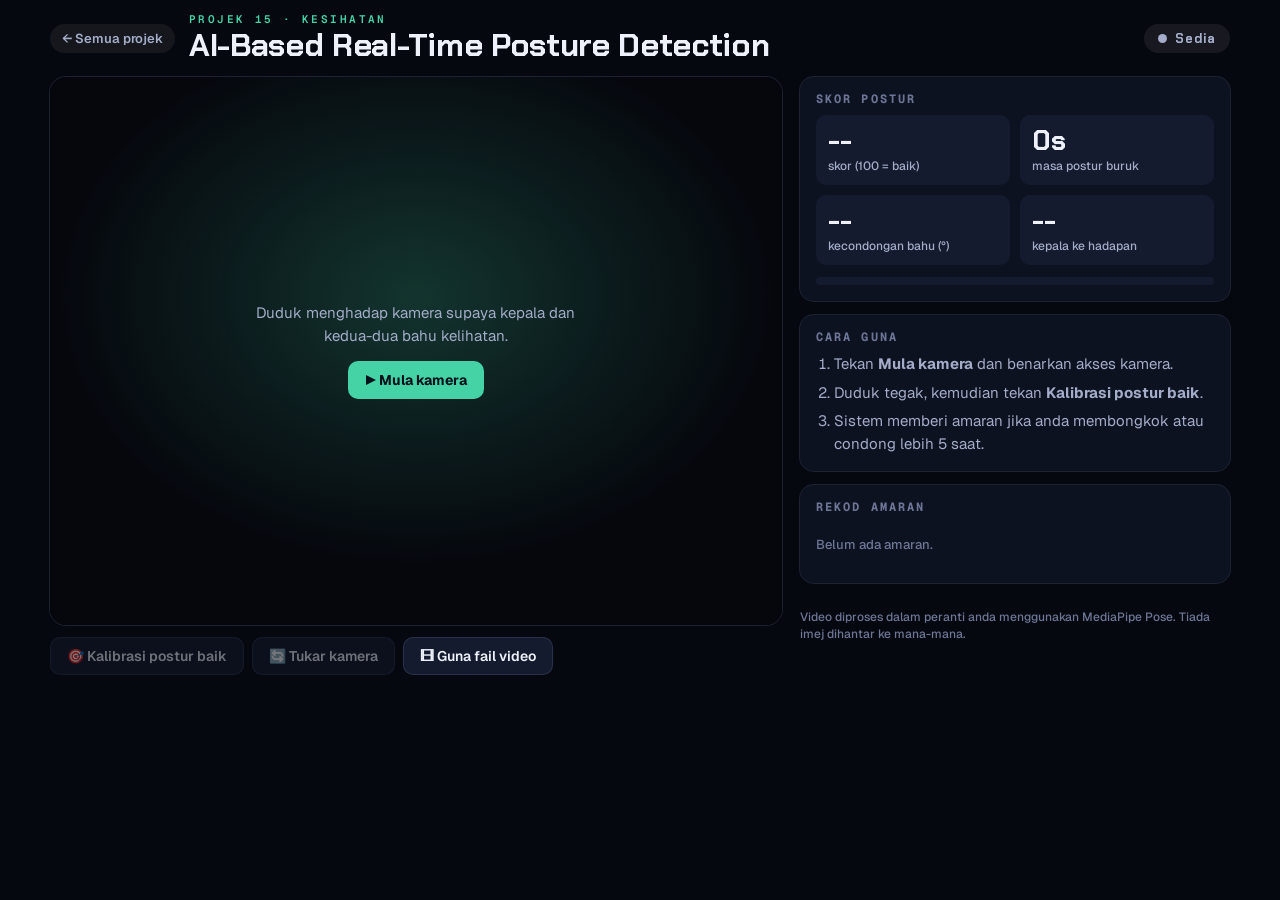
<file: showcase/p15/index.html>
<!doctype html>
<html lang="ms">
<head>
<meta charset="utf-8">
<meta name="viewport" content="width=device-width,initial-scale=1,viewport-fit=cover">
<title>P15 Posture Detection · AI Vision Showcase</title>
<link rel="stylesheet" href="https://fonts.googleapis.com/css2?family=Chakra+Petch:wght@600;700&family=Geist:wght@400;500;600;700&family=Geist+Mono:wght@500;600&display=swap">
<link rel="stylesheet" href="../common.css?v=3">
<style>:root{--c:var(--bio)}</style>
</head>
<body>
<div class="wrap">
  <header class="atas">
    <a class="balik" href="../">← Semua projek</a>
    <div class="tajuk"><small>Projek 15 · Kesihatan</small><h1>AI-Based Real-Time Posture Detection</h1></div>
    <span class="pil" id="pil"><i></i>Sedia</span>
  </header>
  <div class="grid">
    <div>
      <div class="pentas cermin" id="pentas">
        <video id="video" playsinline muted></video><canvas id="kanvas"></canvas>
        <div class="hud" id="hud"></div>
        <div class="tunggu" id="tunggu"><p>Duduk menghadap kamera supaya kepala dan kedua-dua bahu kelihatan.</p><button class="btn utama" id="mula" type="button">▶ Mula kamera</button></div>
        <div class="amaranBesar" id="amaran">Betulkan postur anda</div>
      </div>
      <div class="kawal">
        <button class="btn" id="kalib" type="button" disabled>🎯 Kalibrasi postur baik</button>
        <button class="btn" id="tukar" type="button" disabled>🔄 Tukar kamera</button>
        <label class="btn" for="fail">🎞 Guna fail video<input id="fail" type="file" accept="video/*"></label>
      </div>
    </div>
    <aside class="panel">
      <section class="kad"><h2>Skor postur</h2>
        <div class="metrik"><div><b id="skor">--</b><span>skor (100 = baik)</span></div><div><b id="masaBuruk">0s</b><span>masa postur buruk</span></div>
          <div><b id="condong">--</b><span>kecondongan bahu (°)</span></div><div><b id="kepala">--</b><span>kepala ke hadapan</span></div></div>
        <div class="bar" style="margin-top:12px"><i id="barSkor"></i></div></section>
      <section class="kad"><h2>Cara guna</h2><ol class="cara"><li>Tekan <b>Mula kamera</b> dan benarkan akses kamera.</li><li>Duduk tegak, kemudian tekan <b>Kalibrasi postur baik</b>.</li><li>Sistem memberi amaran jika anda membongkok atau condong lebih 5 saat.</li></ol></section>
      <section class="kad"><h2>Rekod amaran</h2><div class="log" id="log"><p class="kosong">Belum ada amaran.</p></div></section>
      <p class="privasi">Video diproses dalam peranti anda menggunakan MediaPipe Pose. Tiada imej dihantar ke mana-mana.</p>
    </aside>
  </div>
</div>
<script type="module">
import { $, kamera, padanKanvas, bip, status, logTambah, fps, mediapipe } from "../common.js?v=3";
const video = $("#video"), kanvas = $("#kanvas"), g = kanvas.getContext("2d"), pil = $("#pil"), kiraFps = fps();
let pose = null, utils = null, asas = null, mulaBuruk = 0, jumBuruk = 0, tAkhir = performance.now(), lalu = -1, amaranOn = false;
const kam = kamera({ video, pentas: $("#pentas"), onStatus: t => status(pil, t, "amaran"), onReady: sedia });
async function muat() {
  status(pil, "Memuat model…");
  const { m, fs } = await mediapipe();
  pose = await m.PoseLandmarker.createFromOptions(fs, { baseOptions: { modelAssetPath: "https://storage.googleapis.com/mediapipe-models/pose_landmarker/pose_landmarker_lite/float16/1/pose_landmarker_lite.task", delegate: "GPU" }, runningMode: "VIDEO", numPoses: 1 });
  utils = new m.DrawingUtils(g); window.__C = m.PoseLandmarker.POSE_CONNECTIONS;
}
async function sedia() { $("#tunggu").hidden = true; ["#kalib", "#tukar"].forEach(s => $(s).disabled = false); if (!pose) await muat(); status(pil, "Mengesan", "ok"); if (!window.__jalan) { window.__jalan = true; requestAnimationFrame(gelung); } }
$("#mula").onclick = async () => { bip(660, 60, .05); if (!await kam.mula()) return; };
$("#tukar").onclick = () => kam.tukar();
$("#fail").onchange = e => { const f = e.target.files[0]; if (f) kam.fail(f); };
const sudut = (a, b) => Math.atan2(b.y - a.y, b.x - a.x) * 180 / Math.PI;
function ukur(L) {
  const bk = L[11], bn = L[12], hidung = L[0], tk = L[7], tn = L[8];
  const lebarBahu = Math.hypot(bn.x - bk.x, bn.y - bk.y) || 1, tengahBahuY = (bk.y + bn.y) / 2;
  let condong = Math.abs(sudut(bn, bk)); if (condong > 90) condong = 180 - condong;
  return { condong, leher: (tengahBahuY - hidung.y) / lebarBahu, kepalaZ: ((tk.z + tn.z) / 2 - (bk.z + bn.z) / 2), lebar: lebarBahu };
}
$("#kalib").onclick = () => { if (window.__ukur) { asas = { ...window.__ukur }; logTambah($("#log"), "Kalibrasi disimpan sebagai postur baik."); bip(990, 120, .08); } };
function gelung() {
  if (!kam.aktif) return requestAnimationFrame(gelung);
  padanKanvas(kanvas, video);
  if (video.readyState >= 2 && video.currentTime !== lalu && pose) {
    lalu = video.currentTime; const now = performance.now(), r = pose.detectForVideo(video, now);
    g.clearRect(0, 0, kanvas.width, kanvas.height);
    if (r.landmarks && r.landmarks[0]) {
      const L = r.landmarks[0], u = ukur(L); window.__ukur = u;
      utils.drawConnectors(L, window.__C, { color: "rgba(69,211,166,.85)", lineWidth: 3 }); utils.drawLandmarks(L, { color: "#F2C14E", radius: 3 });
      // skor: condong bahu + jarak kepala-bahu (membongkok) + kepala ke hadapan, berbanding kalibrasi
      const b = asas || { condong: 0, leher: u.leher, kepalaZ: u.kepalaZ };
      const pBahu = Math.max(0, u.condong - b.condong - 2) * 6, pLeher = Math.max(0, (b.leher - u.leher) / Math.max(.05, b.leher)) * 160, pZ = Math.max(0, (b.kepalaZ - u.kepalaZ) - .03) * 400;
      const skor = Math.max(0, Math.min(100, Math.round(100 - pBahu - pLeher - pZ)));
      $("#skor").textContent = asas ? skor : "--"; $("#barSkor").style.width = (asas ? skor : 0) + "%";
      $("#condong").textContent = u.condong.toFixed(1); $("#kepala").textContent = asas ? (pZ > 10 || pLeher > 15 ? "Ya" : "Tidak") : "--";
      const dt = (now - tAkhir) / 1000; tAkhir = now;
      if (asas && skor < 65) { jumBuruk += dt; if (!mulaBuruk) mulaBuruk = now; if (now - mulaBuruk > 5000 && !amaranOn) { amaranOn = true; $("#amaran").classList.add("on"); status(pil, "Postur buruk", "bahaya"); bip(520, 300); logTambah($("#log"), `Postur buruk lebih 5 saat (skor ${skor}).`); } }
      else { mulaBuruk = 0; if (amaranOn) { amaranOn = false; $("#amaran").classList.remove("on"); } status(pil, asas ? (skor < 80 ? "Perlu perhatian" : "Postur baik") : "Tekan Kalibrasi", asas ? (skor < 80 ? "amaran" : "ok") : ""); }
      $("#masaBuruk").textContent = Math.round(jumBuruk) + "s";
    } else status(pil, "Tiada orang dikesan", "amaran");
    $("#hud").innerHTML = `<span>${kiraFps()} FPS</span><span>MediaPipe Pose</span>`;
  }
  requestAnimationFrame(gelung);
}
</script>
<script>
/* sandaran: jika modul JavaScript gagal dimuat, kamera tetap boleh dibuka & punca dipaparkan */
setTimeout(function () {
  if (window.__modOK) return;
  var pil = document.getElementById("pil"); if (pil) { pil.className = "pil bahaya"; pil.innerHTML = "<i></i>Skrip demo gagal dimuat. Muat semula halaman (tarik ke bawah)."; }
  var b = document.getElementById("mula"); if (!b) return;
  b.onclick = function () {
    navigator.mediaDevices.getUserMedia({ video: { facingMode: "user" }, audio: false }).then(function (s) {
      var v = document.getElementById("video"); v.srcObject = s; v.play(); document.getElementById("tunggu").style.display = "none";
    }).catch(function (e) { if (pil) pil.innerHTML = "<i></i>Kamera: " + e.name + " – " + e.message; });
  };
}, 4000);
</script>
</body>
</html>
</file>
<file: showcase/common.css>
/* AI Vision Showcase · gaya dikongsi untuk semua demo kamera */
:root{
  color-scheme:dark;
  --bg:#06080F; --panel:#0D1220; --panel2:#141B2E; --line:rgba(170,186,255,.14);
  --fg:#EEF1FA; --muted:#A3ACC8; --dim:#6D7696;
  --gold:#F2C14E; --goldT:#FFE29E; --ai:#5AA9FF; --bio:#45D3A6; --ese:#F4A24C; --rose:#FF7A8A; --violet:#B59CFF;
  --c:var(--ai);
  --display:'Chakra Petch','Bahnschrift','Arial Narrow',system-ui,sans-serif;
  --body:'Geist',system-ui,-apple-system,'Segoe UI',sans-serif;
  --mono:'Geist Mono',ui-monospace,Menlo,monospace;
}
*{box-sizing:border-box}
[hidden]{display:none!important}
html,body{margin:0;background:var(--bg);color:var(--fg)}
body{font-family:var(--body);font-size:15px;line-height:1.5;min-height:100vh;padding:env(safe-area-inset-top,0px) max(14px,env(safe-area-inset-right,0px)) calc(env(safe-area-inset-bottom,0px) + 24px) max(14px,env(safe-area-inset-left,0px))}
a{color:inherit}
button,select,input{font:inherit;color:inherit}
:focus-visible{outline:2px solid var(--gold);outline-offset:3px}
.wrap{max-width:1180px;margin:0 auto}
.atas{display:flex;align-items:center;gap:14px;padding-block:14px;flex-wrap:wrap}
.balik{display:inline-flex;align-items:center;gap:6px;padding:8px 12px;border-radius:99px;background:rgba(255,255,255,.06);text-decoration:none;font:600 13px/1 var(--body);color:var(--muted)}
.balik:hover{color:var(--fg)}
.tajuk{display:grid;gap:4px;min-width:0;flex:1}
.tajuk small{font:600 11px/1 var(--mono);letter-spacing:.22em;text-transform:uppercase;color:var(--c)}
.tajuk h1{margin:0;font:700 clamp(22px,3.2vw,32px)/1.05 var(--display);letter-spacing:-.01em}
.pil{display:inline-flex;align-items:center;gap:8px;padding:8px 14px;border-radius:99px;font:700 13px/1 var(--display);letter-spacing:.06em;background:rgba(255,255,255,.07);color:var(--muted);white-space:nowrap}
.pil i{width:9px;height:9px;border-radius:50%;background:currentColor}
.pil.ok{background:rgba(69,211,166,.16);color:var(--bio)}
.pil.amaran{background:rgba(244,162,76,.18);color:var(--ese)}
.pil.bahaya{background:rgba(255,122,138,.2);color:var(--rose);animation:degup 1s ease-in-out infinite}
@keyframes degup{50%{opacity:.55}}
.grid{display:grid;grid-template-columns:minmax(0,1.7fr) minmax(0,1fr);gap:18px;align-items:start}
@media (max-width:860px){.grid{grid-template-columns:minmax(0,1fr)}}
.pentas{position:relative;width:100%;aspect-ratio:4/3;background:#000;border-radius:16px;overflow:hidden;box-shadow:0 0 0 1px var(--line)}
.pentas video,.pentas canvas,.pentas img.sumber{position:absolute;inset:0;width:100%;height:100%;object-fit:contain}
.pentas.cermin video,.pentas.cermin canvas{transform:scaleX(-1)}
.pentas .tunggu{position:absolute;inset:0;display:grid;place-content:center;justify-items:center;gap:14px;text-align:center;padding:20px;background:radial-gradient(70% 70% at 50% 40%,color-mix(in srgb,var(--c) 22%,transparent),transparent 70%),#05070d}
.pentas .tunggu p{margin:0;max-width:34ch;color:var(--muted)}
.pentas .hud{position:absolute;left:12px;top:12px;display:flex;flex-wrap:wrap;gap:6px;pointer-events:none}
.pentas .hud span{padding:5px 9px;border-radius:8px;background:rgba(6,8,15,.75);font:600 12px/1 var(--mono);letter-spacing:.04em}
.amaranBesar{position:absolute;inset:auto 12px 12px 12px;padding:12px 16px;border-radius:12px;background:rgba(255,122,138,.92);color:#2a0008;font:700 18px/1.2 var(--display);text-align:center;display:none}
.amaranBesar.on{display:block;animation:degup .8s ease-in-out infinite}
.kawal{display:flex;flex-wrap:wrap;gap:8px;margin-top:12px}
.btn{appearance:none;display:inline-flex;align-items:center;gap:8px;border:1px solid var(--line);background:var(--panel2);border-radius:10px;padding:11px 16px;font:600 14px/1 var(--body);cursor:pointer}
a.btn{text-decoration:none}
.btn:hover{border-color:color-mix(in srgb,var(--c) 60%,transparent)}
.btn.utama{background:var(--c);border-color:transparent;color:#04101a;font-weight:700}
.btn:disabled{opacity:.45;cursor:not-allowed}
.btn input[type=file]{display:none}
.panel{display:grid;gap:14px}
.kad{background:var(--panel);border-radius:14px;padding:16px;box-shadow:0 0 0 1px var(--line)}
.kad h2{margin:0 0 10px;font:700 12px/1 var(--mono);letter-spacing:.18em;text-transform:uppercase;color:var(--dim)}
.metrik{display:grid;grid-template-columns:repeat(2,minmax(0,1fr));gap:10px}
.metrik div{display:grid;gap:4px;padding:12px;border-radius:10px;background:var(--panel2)}
.metrik b{font:700 28px/1 var(--display);font-variant-numeric:tabular-nums}
.metrik span{font:500 12px/1.2 var(--body);color:var(--muted)}
.cara{margin:0;padding-left:18px;color:var(--muted);display:grid;gap:6px}
.log{display:grid;gap:6px;max-height:240px;overflow:auto;font:500 13px/1.35 var(--body)}
.log div{display:flex;gap:10px;padding:8px 10px;border-radius:8px;background:var(--panel2)}
.log time{font:600 12px/1.35 var(--mono);color:var(--dim);white-space:nowrap}
.kosong{color:var(--dim);font-size:13px}
.privasi{font:500 12px/1.4 var(--body);color:var(--dim)}
.bar{height:8px;border-radius:99px;background:var(--panel2);overflow:hidden}
.bar i{display:block;height:100%;width:0;background:var(--c);transition:width .2s}
@media (prefers-reduced-motion:reduce){*{animation:none!important;transition:none!important}}
</file>
